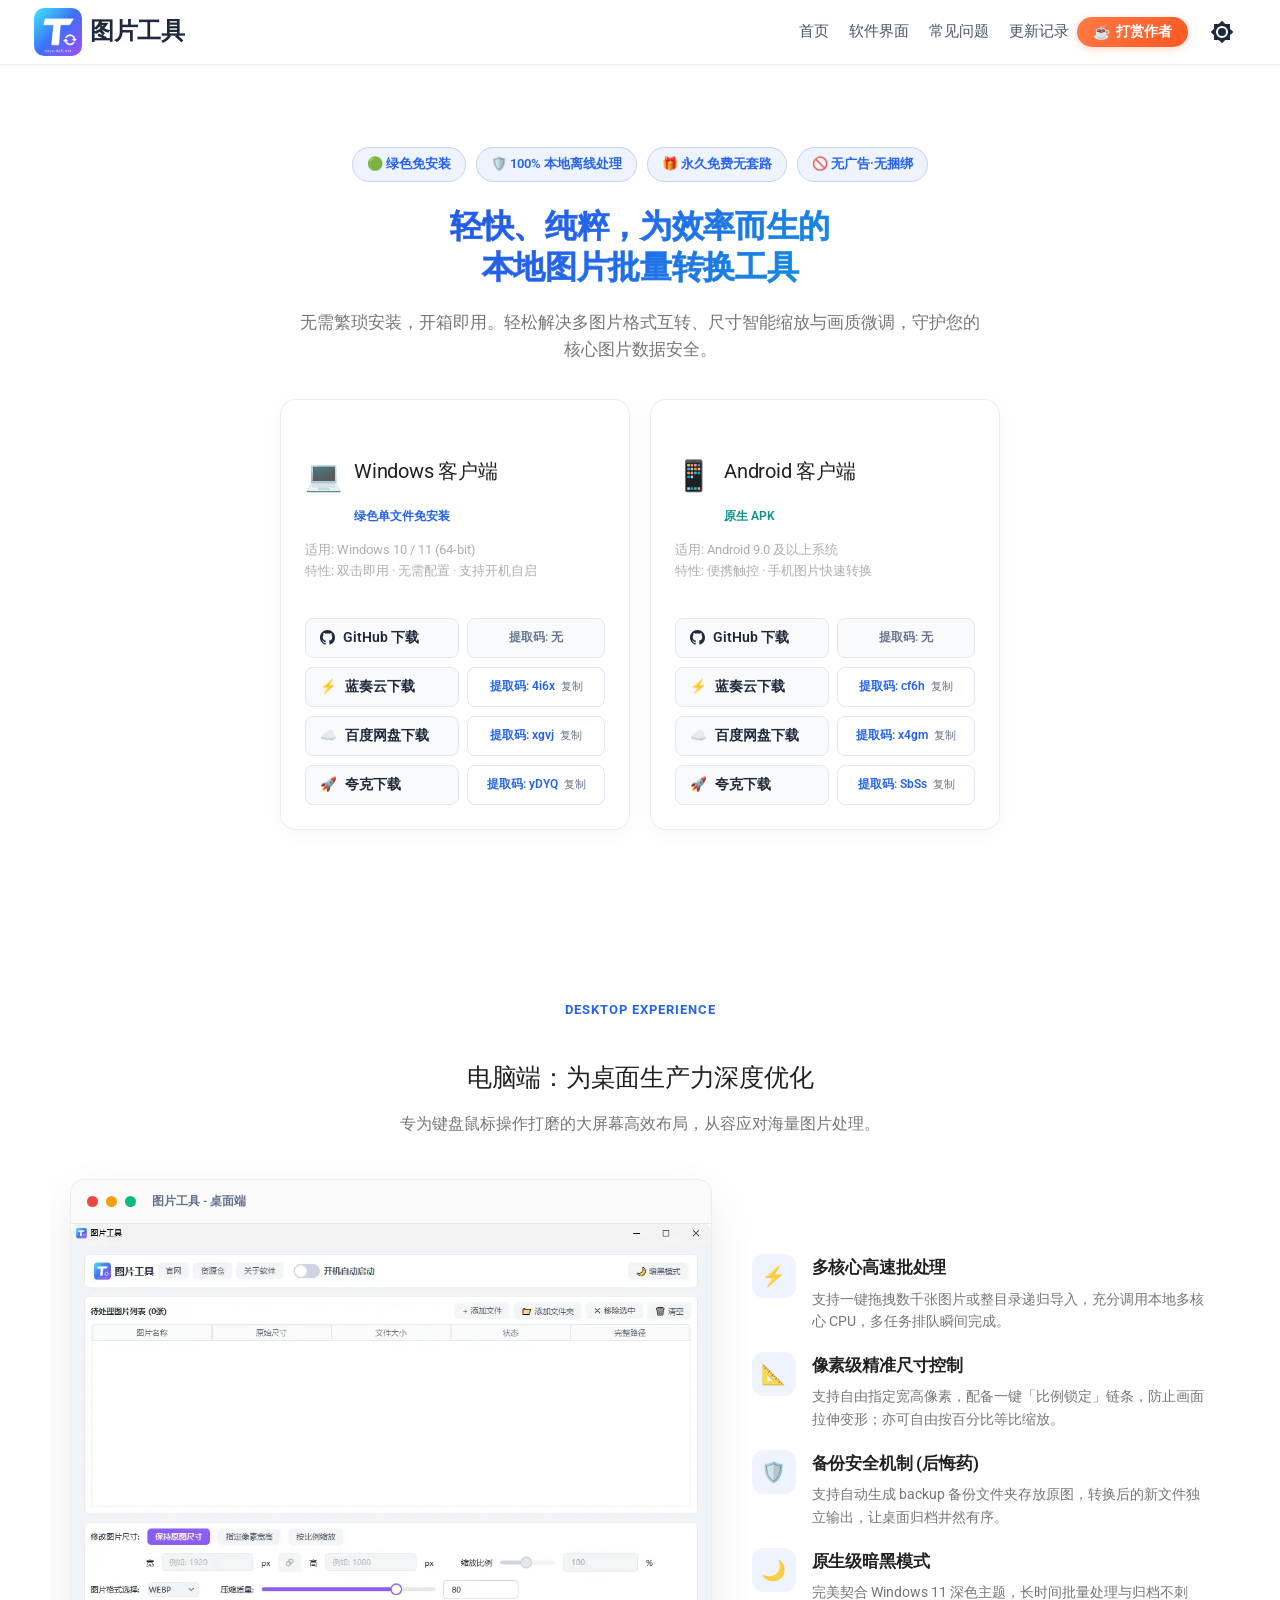
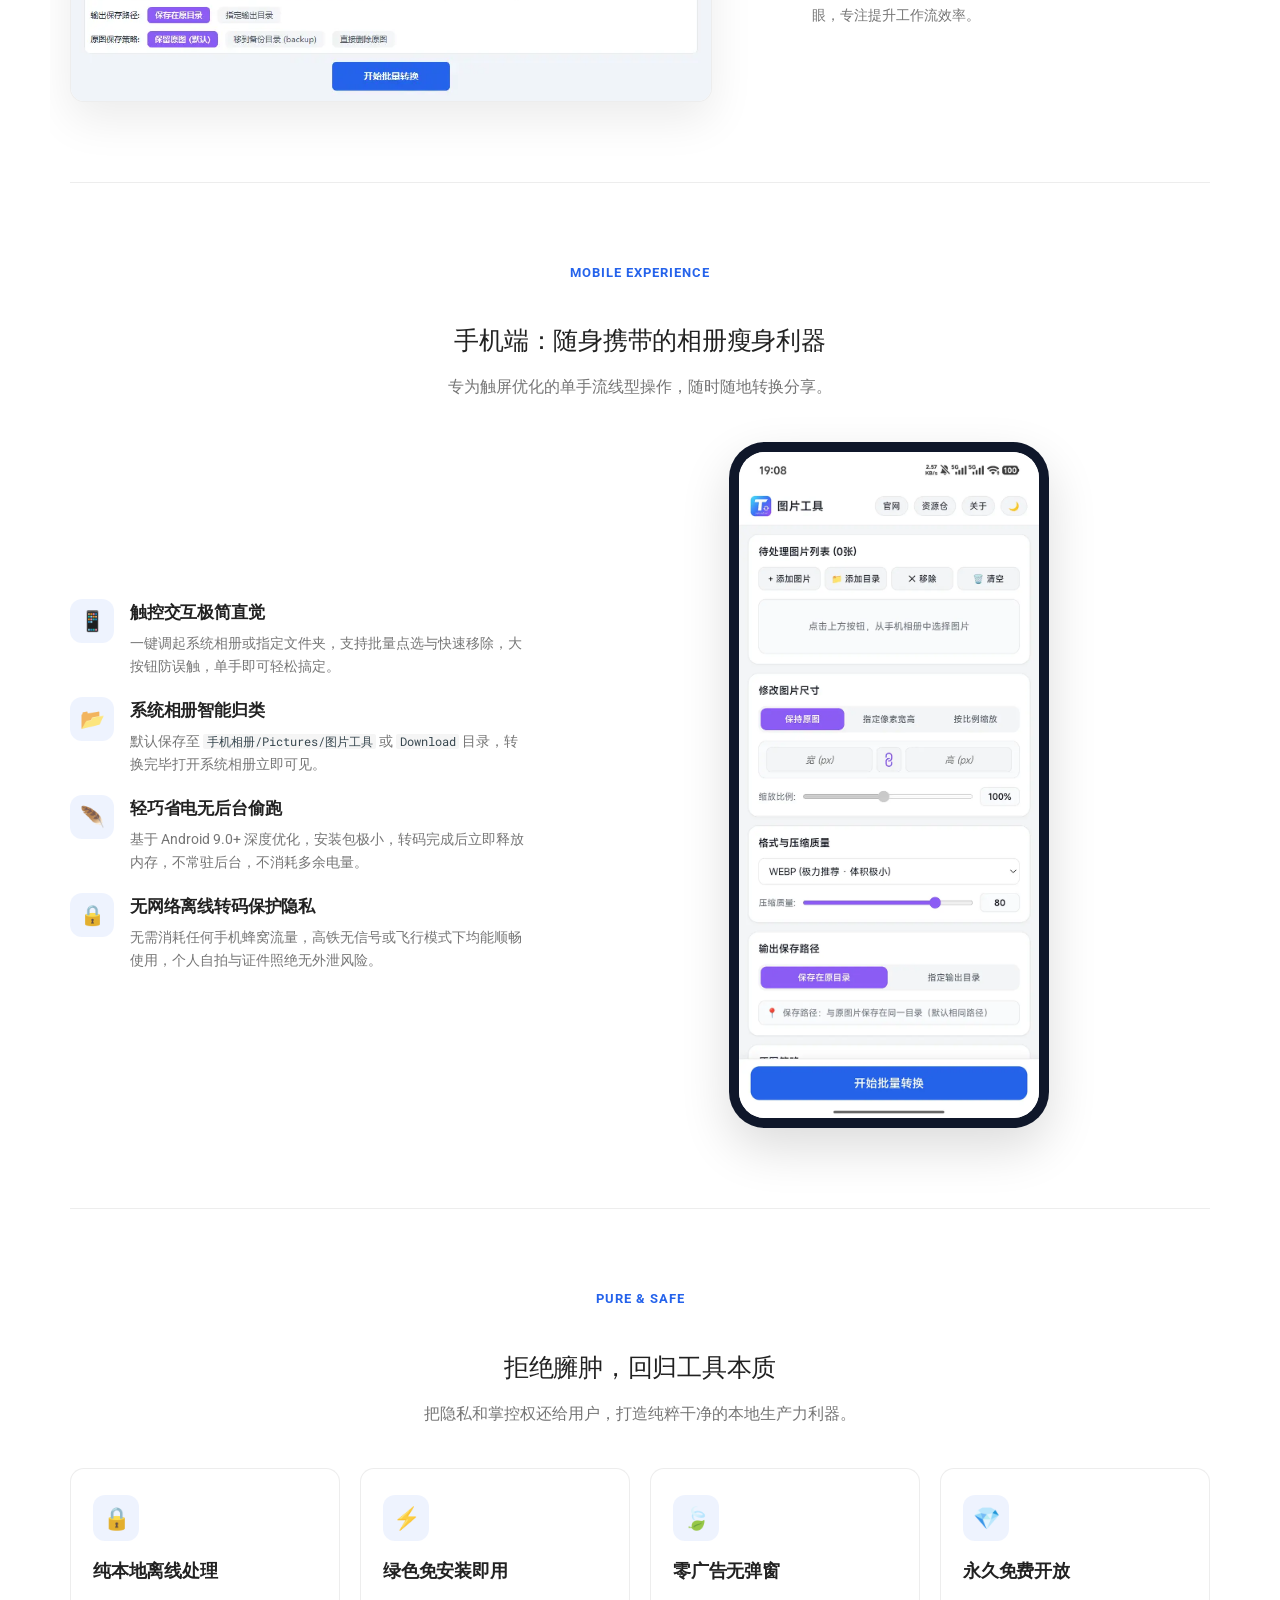
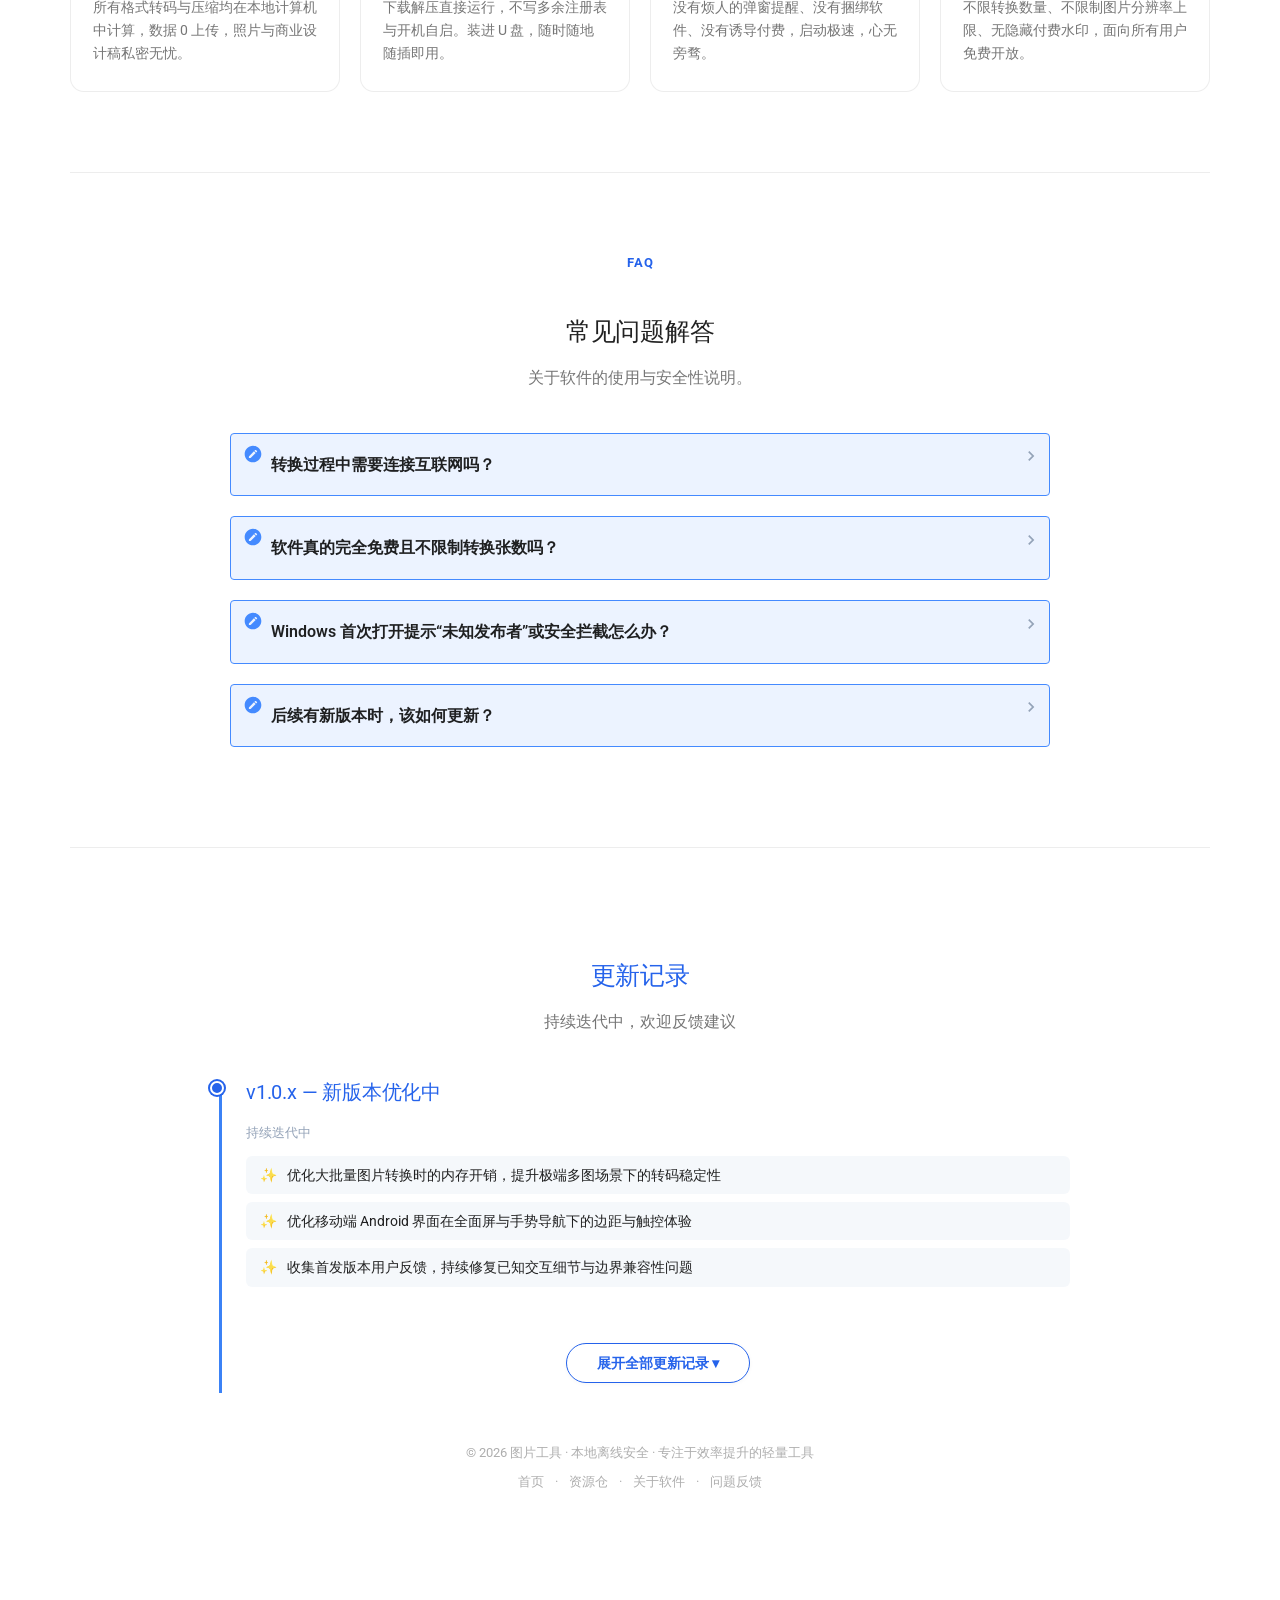
<file: index.html>
<!doctype html>
<html lang="zh" class="no-js">
  <head>
    
      <meta charset="utf-8">
      <meta name="viewport" content="width=device-width,initial-scale=1">
      
      
      
        <link rel="canonical" href="https://imgto.de5.net/">
      
      
      
      
        
      
      
      <link rel="icon" href="assets/001.webp">
      <meta name="generator" content="mkdocs-1.6.1, mkdocs-material-9.7.7">
    
    
      
        <title>首页 - 图片工具</title>
      
    
    
      <link rel="stylesheet" href="assets/stylesheets/main.ec1eaa64.min.css">
      
        
        <link rel="stylesheet" href="assets/stylesheets/palette.ab4e12ef.min.css">
      
      


    
    
      
    
    
      
        
        
        <link rel="preconnect" href="https://fonts.gstatic.com" crossorigin>
        <link rel="stylesheet" href="https://fonts.googleapis.com/css?family=Roboto:300,300i,400,400i,700,700i%7CRoboto+Mono:400,400i,700,700i&display=fallback">
        <style>:root{--md-text-font:"Roboto";--md-code-font:"Roboto Mono"}</style>
      
    
    
      <link rel="stylesheet" href="stylesheets/extra.css">
    
    <script>__md_scope=new URL(".",location),__md_hash=e=>[...e].reduce(((e,_)=>(e<<5)-e+_.charCodeAt(0)),0),__md_get=(e,_=localStorage,t=__md_scope)=>JSON.parse(_.getItem(t.pathname+"."+e)),__md_set=(e,_,t=localStorage,a=__md_scope)=>{try{t.setItem(a.pathname+"."+e,JSON.stringify(_))}catch(e){}}</script>
    
      

    
    
  </head>
  
  
    
    
      
    
    
    
    
    <body dir="ltr" data-md-color-scheme="default" data-md-color-primary="white" data-md-color-accent="indigo">
  
    
    <input class="md-toggle" data-md-toggle="drawer" type="checkbox" id="__drawer" autocomplete="off">
    <input class="md-toggle" data-md-toggle="search" type="checkbox" id="__search" autocomplete="off">
    <label class="md-overlay" for="__drawer"></label>
    <div data-md-component="skip">
      
    </div>
    <div data-md-component="announce">
      
    </div>
    
    
      

  

<header class="md-header md-header--shadow" data-md-component="header">
  <nav class="md-header__inner md-grid" aria-label="页眉">
    <a href="." title="图片工具" class="md-header__button md-logo" aria-label="图片工具" data-md-component="logo">
      
  <img src="assets/001.webp" alt="logo">

    </a>
    <label class="md-header__button md-icon" for="__drawer">
      
      <svg xmlns="http://www.w3.org/2000/svg" viewBox="0 0 24 24"><path d="M3 6h18v2H3zm0 5h18v2H3zm0 5h18v2H3z"/></svg>
    </label>
    <div class="md-header__title" data-md-component="header-title">
      <div class="md-header__ellipsis">
        <div class="md-header__topic">
          <span class="md-ellipsis">
            图片工具
          </span>
        </div>
        <div class="md-header__topic" data-md-component="header-topic">
          <span class="md-ellipsis">
            
              首页
            
          </span>
        </div>
      </div>
    </div>
    
      
        <form class="md-header__option" data-md-component="palette">
  
    
    
    
    <input class="md-option" data-md-color-media="(prefers-color-scheme: light)" data-md-color-scheme="default" data-md-color-primary="white" data-md-color-accent="indigo"  aria-label="切换至暗色模式"  type="radio" name="__palette" id="__palette_0">
    
      <label class="md-header__button md-icon" title="切换至暗色模式" for="__palette_1" hidden>
        <svg xmlns="http://www.w3.org/2000/svg" viewBox="0 0 24 24"><path d="M12 8a4 4 0 0 0-4 4 4 4 0 0 0 4 4 4 4 0 0 0 4-4 4 4 0 0 0-4-4m0 10a6 6 0 0 1-6-6 6 6 0 0 1 6-6 6 6 0 0 1 6 6 6 6 0 0 1-6 6m8-9.31V4h-4.69L12 .69 8.69 4H4v4.69L.69 12 4 15.31V20h4.69L12 23.31 15.31 20H20v-4.69L23.31 12z"/></svg>
      </label>
    
  
    
    
    
    <input class="md-option" data-md-color-media="(prefers-color-scheme: dark)" data-md-color-scheme="slate" data-md-color-primary="slate" data-md-color-accent="indigo"  aria-label="切换至浅色模式"  type="radio" name="__palette" id="__palette_1">
    
      <label class="md-header__button md-icon" title="切换至浅色模式" for="__palette_0" hidden>
        <svg xmlns="http://www.w3.org/2000/svg" viewBox="0 0 24 24"><path d="M12 18c-.89 0-1.74-.2-2.5-.55C11.56 16.5 13 14.42 13 12s-1.44-4.5-3.5-5.45C10.26 6.2 11.11 6 12 6a6 6 0 0 1 6 6 6 6 0 0 1-6 6m8-9.31V4h-4.69L12 .69 8.69 4H4v4.69L.69 12 4 15.31V20h4.69L12 23.31 15.31 20H20v-4.69L23.31 12z"/></svg>
      </label>
    
  
</form>
      
    
    
      <script>var palette=__md_get("__palette");if(palette&&palette.color){if("(prefers-color-scheme)"===palette.color.media){var media=matchMedia("(prefers-color-scheme: light)"),input=document.querySelector(media.matches?"[data-md-color-media='(prefers-color-scheme: light)']":"[data-md-color-media='(prefers-color-scheme: dark)']");palette.color.media=input.getAttribute("data-md-color-media"),palette.color.scheme=input.getAttribute("data-md-color-scheme"),palette.color.primary=input.getAttribute("data-md-color-primary"),palette.color.accent=input.getAttribute("data-md-color-accent")}for(var[key,value]of Object.entries(palette.color))document.body.setAttribute("data-md-color-"+key,value)}</script>
    
    
    
      
      
        <label class="md-header__button md-icon" for="__search">
          
          <svg xmlns="http://www.w3.org/2000/svg" viewBox="0 0 24 24"><path d="M9.5 3A6.5 6.5 0 0 1 16 9.5c0 1.61-.59 3.09-1.56 4.23l.27.27h.79l5 5-1.5 1.5-5-5v-.79l-.27-.27A6.52 6.52 0 0 1 9.5 16 6.5 6.5 0 0 1 3 9.5 6.5 6.5 0 0 1 9.5 3m0 2C7 5 5 7 5 9.5S7 14 9.5 14 14 12 14 9.5 12 5 9.5 5"/></svg>
        </label>
        <div class="md-search" data-md-component="search" role="dialog">
  <label class="md-search__overlay" for="__search"></label>
  <div class="md-search__inner" role="search">
    <form class="md-search__form" name="search">
      <input type="text" class="md-search__input" name="query" aria-label="搜索" placeholder="搜索" autocapitalize="off" autocorrect="off" autocomplete="off" spellcheck="false" data-md-component="search-query" required>
      <label class="md-search__icon md-icon" for="__search">
        
        <svg xmlns="http://www.w3.org/2000/svg" viewBox="0 0 24 24"><path d="M9.5 3A6.5 6.5 0 0 1 16 9.5c0 1.61-.59 3.09-1.56 4.23l.27.27h.79l5 5-1.5 1.5-5-5v-.79l-.27-.27A6.52 6.52 0 0 1 9.5 16 6.5 6.5 0 0 1 3 9.5 6.5 6.5 0 0 1 9.5 3m0 2C7 5 5 7 5 9.5S7 14 9.5 14 14 12 14 9.5 12 5 9.5 5"/></svg>
        
        <svg xmlns="http://www.w3.org/2000/svg" viewBox="0 0 24 24"><path d="M20 11v2H8l5.5 5.5-1.42 1.42L4.16 12l7.92-7.92L13.5 5.5 8 11z"/></svg>
      </label>
      <nav class="md-search__options" aria-label="查找">
        
        <button type="reset" class="md-search__icon md-icon" title="清空当前内容" aria-label="清空当前内容" tabindex="-1">
          
          <svg xmlns="http://www.w3.org/2000/svg" viewBox="0 0 24 24"><path d="M19 6.41 17.59 5 12 10.59 6.41 5 5 6.41 10.59 12 5 17.59 6.41 19 12 13.41 17.59 19 19 17.59 13.41 12z"/></svg>
        </button>
      </nav>
      
    </form>
    <div class="md-search__output">
      <div class="md-search__scrollwrap" tabindex="0" data-md-scrollfix>
        <div class="md-search-result" data-md-component="search-result">
          <div class="md-search-result__meta">
            正在初始化搜索引擎
          </div>
          <ol class="md-search-result__list" role="presentation"></ol>
        </div>
      </div>
    </div>
  </div>
</div>
      
    
    
  </nav>
  
</header>
    
    <div class="md-container" data-md-component="container">
      
      
        
          
        
      
      <main class="md-main" data-md-component="main">
        <div class="md-main__inner md-grid">
          
            
              
                
              
              <div class="md-sidebar md-sidebar--primary" data-md-component="sidebar" data-md-type="navigation" hidden>
                <div class="md-sidebar__scrollwrap">
                  <div class="md-sidebar__inner">
                    



<nav class="md-nav md-nav--primary" aria-label="导航栏" data-md-level="0">
  <label class="md-nav__title" for="__drawer">
    <a href="." title="图片工具" class="md-nav__button md-logo" aria-label="图片工具" data-md-component="logo">
      
  <img src="assets/001.webp" alt="logo">

    </a>
    图片工具
  </label>
  
  <ul class="md-nav__list" data-md-scrollfix>
    
      
      
  
  
    
  
  
  
    <li class="md-nav__item md-nav__item--active">
      
      <input class="md-nav__toggle md-toggle" type="checkbox" id="__toc">
      
      
      
      <a href="." class="md-nav__link md-nav__link--active">
        
  
  
  <span class="md-ellipsis">
    
  
    首页
  

    
  </span>
  
  

      </a>
      
    </li>
  

    
  </ul>
</nav>
                  </div>
                </div>
              </div>
            
            
              
                
              
              <div class="md-sidebar md-sidebar--secondary" data-md-component="sidebar" data-md-type="toc" hidden>
                <div class="md-sidebar__scrollwrap">
                  <div class="md-sidebar__inner">
                    

<nav class="md-nav md-nav--secondary" aria-label="目录">
  
  
  
  
</nav>
                  </div>
                </div>
              </div>
            
          
          
            <div class="md-content" data-md-component="content">
              
              <article class="md-content__inner md-typeset">
                
                  
  




<div class="landing-wrap">

  <!-- ================= 第 1 屏：Hero 首屏 (锚点: #hero) ================= -->
  <section class="hero-screen" id="hero">
    <div class="badge-group">
      <span class="badge-item">🟢 绿色免安装</span>
      <span class="badge-item">🛡️ 100% 本地离线处理</span>
      <span class="badge-item">🎁 永久免费无套路</span>
      <span class="badge-item">🚫 无广告·无捆绑</span>
    </div>

    <!-- 超粗饱满渐变主标题 -->
    <h1 class="hero-title">轻快、纯粹，为效率而生的<br>本地图片批量转换工具</h1>
    <p class="hero-desc">无需繁琐安装，开箱即用。轻松解决多图片格式互转、尺寸智能缩放与画质微调，守护您的核心图片数据安全。</p>

    <!-- 双端直接下载入口卡片 (统一外框样式 + 完整提取码格式) -->
    <div class="download-grid">
      <!-- Windows 下载卡片 -->
      <div class="dl-card">
        <div>
          <div class="dl-card-header">
            <span class="dl-icon">💻</span>
            <div>
              <h3 class="dl-card-title">Windows 客户端</h3>
              <span class="dl-tag-blue">绿色单文件免安装</span>
            </div>
          </div>
          <div class="dl-card-meta">
            适用: Windows 10 / 11 (64-bit)<br>
            特性: 双击即用 · 无需配置 · 支持开机自启
          </div>
        </div>

        <div class="dl-btn-group">
          <!-- 1. GitHub -->
          <div class="dl-item">
            <a href="https://github.com/lovefruitmr64-tech/Imagetool/releases/tag/v1.0.0" target="_blank" rel="noopener noreferrer" class="dl-link-btn">
              <span class="btn-brand">
                <svg width="15" height="15" viewBox="0 0 24 24" fill="currentColor"><path d="M12 0C5.37 0 0 5.37 0 12c0 5.31 3.435 9.795 8.205 11.385.6.105.825-.255.825-.57 0-.285-.015-1.23-.015-2.235-3.015.555-3.795-.735-4.035-1.41-.135-.345-.72-1.41-1.23-1.695-.42-.225-1.02-.78-.015-.795.945-.015 1.62.87 1.845 1.23 1.08 1.815 2.805 1.305 3.495.99.105-.78.42-1.305.765-1.605-2.67-.3-5.46-1.335-5.46-5.925 0-1.305.465-2.385 1.23-3.225-.12-.3-.54-1.53.12-3.18 0 0 1.005-.315 3.3 1.23.96-.27 1.98-.405 3-.405s2.04.135 3 .405c2.295-1.56 3.3-1.23 3.3-1.23.66 1.65.24 2.88.12 3.18.765.84 1.23 1.905 1.23 3.225 0 4.605-2.805 5.625-5.475 5.925.435.375.81 1.095.81 2.22 0 1.605-.015 2.895-.015 3.3 0 .315.225.69.825.57A12.02 12.02 0 0 0 24 12c0-6.63-5.37-12-12-12z"/></svg>
                GitHub 下载
              </span>
            </a>
            <span class="copy-code-btn none">提取码: 无</span>
          </div>

          <!-- 2. 蓝奏云下载 -->
          <div class="dl-item">
            <a href="https://wwanp.lanzoul.com/iFYOP49wgiwh" target="_blank" rel="noopener noreferrer" class="dl-link-btn">
              <span class="btn-brand">
                <span>⚡</span>
                蓝奏云下载
              </span>
            </a>
            <button type="button" class="copy-code-btn" onclick="copyExtractionCode('4i6x', this)" title="点击复制提取码">
              提取码: 4i6x <span class="copy-txt">复制</span>
            </button>
          </div>

          <!-- 3. 百度网盘下载 -->
          <div class="dl-item">
            <a href="https://pan.baidu.com/s/10u_N3mAEWh74nyiq9S-xyQ" target="_blank" rel="noopener noreferrer" class="dl-link-btn">
              <span class="btn-brand">
                <span>☁️</span>
                百度网盘下载
              </span>
            </a>
            <button type="button" class="copy-code-btn" onclick="copyExtractionCode('xgvj', this)" title="点击复制提取码">
              提取码: xgvj <span class="copy-txt">复制</span>
            </button>
          </div>

          <!-- 4. 夸克下载 -->
          <div class="dl-item">
            <a href="https://pan.quark.cn/s/1f35694f461a" target="_blank" rel="noopener noreferrer" class="dl-link-btn">
              <span class="btn-brand">
                <span>🚀</span>
                夸克下载
              </span>
            </a>
            <button type="button" class="copy-code-btn" onclick="copyExtractionCode('yDYQ', this)" title="点击复制提取码">
              提取码: yDYQ <span class="copy-txt">复制</span>
            </button>
          </div>
        </div>
      </div>

      <!-- Android 下载卡片 -->
      <div class="dl-card">
        <div>
          <div class="dl-card-header">
            <span class="dl-icon">📱</span>
            <div>
              <h3 class="dl-card-title">Android 客户端</h3>
              <span class="dl-tag-green">原生 APK</span>
            </div>
          </div>
          <div class="dl-card-meta">
            适用: Android 9.0 及以上系统<br>
            特性: 便携触控 · 手机图片快速转换
          </div>
        </div>

        <div class="dl-btn-group">
          <!-- 1. GitHub -->
          <div class="dl-item">
            <a href="https://github.com/lovefruitmr64-tech/Imagetool/releases/tag/v1.0.0" target="_blank" rel="noopener noreferrer" class="dl-link-btn">
              <span class="btn-brand">
                <svg width="15" height="15" viewBox="0 0 24 24" fill="currentColor"><path d="M12 0C5.37 0 0 5.37 0 12c0 5.31 3.435 9.795 8.205 11.385.6.105.825-.255.825-.57 0-.285-.015-1.23-.015-2.235-3.015.555-3.795-.735-4.035-1.41-.135-.345-.72-1.41-1.23-1.695-.42-.225-1.02-.78-.015-.795.945-.015 1.62.87 1.845 1.23 1.08 1.815 2.805 1.305 3.495.99.105-.78.42-1.305.765-1.605-2.67-.3-5.46-1.335-5.46-5.925 0-1.305.465-2.385 1.23-3.225-.12-.3-.54-1.53.12-3.18 0 0 1.005-.315 3.3 1.23.96-.27 1.98-.405 3-.405s2.04.135 3 .405c2.295-1.56 3.3-1.23 3.3-1.23.66 1.65.24 2.88.12 3.18.765.84 1.23 1.905 1.23 3.225 0 4.605-2.805 5.625-5.475 5.925.435.375.81 1.095.81 2.22 0 1.605-.015 2.895-.015 3.3 0 .315.225.69.825.57A12.02 12.02 0 0 0 24 12c0-6.63-5.37-12-12-12z"/></svg>
                GitHub 下载
              </span>
            </a>
            <span class="copy-code-btn none">提取码: 无</span>
          </div>

          <!-- 2. 蓝奏云下载 -->
          <div class="dl-item">
            <a href="https://wwanp.lanzoul.com/igeKO49wgjab" target="_blank" rel="noopener noreferrer" class="dl-link-btn">
              <span class="btn-brand">
                <span>⚡</span>
                蓝奏云下载
              </span>
            </a>
            <button type="button" class="copy-code-btn" onclick="copyExtractionCode('cf6h', this)" title="点击复制提取码">
              提取码: cf6h <span class="copy-txt">复制</span>
            </button>
          </div>

          <!-- 3. 百度网盘下载 -->
          <div class="dl-item">
            <a href="https://pan.baidu.com/s/1Jj0NjTpjZxuCYlrasrRZow" target="_blank" rel="noopener noreferrer" class="dl-link-btn">
              <span class="btn-brand">
                <span>☁️</span>
                百度网盘下载
              </span>
            </a>
            <button type="button" class="copy-code-btn" onclick="copyExtractionCode('x4gm', this)" title="点击复制提取码">
              提取码: x4gm <span class="copy-txt">复制</span>
            </button>
          </div>

          <!-- 4. 夸克下载 -->
          <div class="dl-item">
            <a href="https://pan.quark.cn/s/bdb4fa3efbfc" target="_blank" rel="noopener noreferrer" class="dl-link-btn">
              <span class="btn-brand">
                <span>🚀</span>
                夸克下载
              </span>
            </a>
            <button type="button" class="copy-code-btn" onclick="copyExtractionCode('SbSs', this)" title="点击复制提取码">
              提取码: SbSs <span class="copy-txt">复制</span>
            </button>
          </div>
        </div>
      </div>
    </div>
  </section>


  <!-- ================= 第 2 屏：电脑端专屏展示 (锚点: #preview) ================= -->
  <section class="section-block" id="preview">
    <div class="section-header">
      <div class="section-tag">Desktop Experience</div>
      <h2 class="section-title">电脑端：为桌面生产力深度优化</h2>
      <p class="section-subtitle">专为键盘鼠标操作打磨的大屏幕高效布局，从容应对海量图片处理。</p>
    </div>

    <div class="device-showcase-grid">
      <!-- 电脑端窗口展示 (assets/002.webp) -->
      <div class="pc-window-box">
        <div class="pc-window-header">
          <span class="w-dot w-dot-red"></span>
          <span class="w-dot w-dot-yellow"></span>
          <span class="w-dot w-dot-green"></span>
          <span style="font-size:12px; font-weight:600; color:#64748b; margin-left:8px;">图片工具 - 桌面端</span>
        </div>
        <img class="pc-window-img" src="assets/002.webp" alt="图片工具 Windows 电脑端界面预览" onerror="this.onerror=null; this.src='https://via.placeholder.com/900x560?text=PC+Preview+(assets/002.webp)';">
      </div>

      <!-- 电脑端重点介绍 -->
      <div class="device-feature-list">
        <div class="device-feature-item">
          <div class="device-feature-icon">⚡</div>
          <div class="device-feature-text">
            <h4>多核心高速批处理</h4>
            <p>支持一键拖拽数千张图片或整目录递归导入，充分调用本地多核心 CPU，多任务排队瞬间完成。</p>
          </div>
        </div>

        <div class="device-feature-item">
          <div class="device-feature-icon">📐</div>
          <div class="device-feature-text">
            <h4>像素级精准尺寸控制</h4>
            <p>支持自由指定宽高像素，配备一键「比例锁定」链条，防止画面拉伸变形；亦可自由按百分比等比缩放。</p>
          </div>
        </div>

        <div class="device-feature-item">
          <div class="device-feature-icon">🛡️</div>
          <div class="device-feature-text">
            <h4>备份安全机制 (后悔药)</h4>
            <p>支持自动生成 backup 备份文件夹存放原图，转换后的新文件独立输出，让桌面归档井然有序。</p>
          </div>
        </div>

        <div class="device-feature-item">
          <div class="device-feature-icon">🌙</div>
          <div class="device-feature-text">
            <h4>原生级暗黑模式</h4>
            <p>完美契合 Windows 11 深色主题，长时间批量处理与归档不刺眼，专注提升工作流效率。</p>
          </div>
        </div>
      </div>
    </div>
  </section>


  <!-- ================= 第 3 屏：手机端专屏展示 ================= -->
  <section class="section-block">
    <div class="section-header">
      <div class="section-tag">Mobile Experience</div>
      <h2 class="section-title">手机端：随身携带的相册瘦身利器</h2>
      <p class="section-subtitle">专为触屏优化的单手流线型操作，随时随地转换分享。</p>
    </div>

    <div class="device-showcase-grid reverse">
      <!-- 手机端重点介绍 -->
      <div class="device-feature-list">
        <div class="device-feature-item">
          <div class="device-feature-icon">📱</div>
          <div class="device-feature-text">
            <h4>触控交互极简直觉</h4>
            <p>一键调起系统相册或指定文件夹，支持批量点选与快速移除，大按钮防误触，单手即可轻松搞定。</p>
          </div>
        </div>

        <div class="device-feature-item">
          <div class="device-feature-icon">📂</div>
          <div class="device-feature-text">
            <h4>系统相册智能归类</h4>
            <p>默认保存至 <code>手机相册/Pictures/图片工具</code> 或 <code>Download</code> 目录，转换完毕打开系统相册立即可见。</p>
          </div>
        </div>

        <div class="device-feature-item">
          <div class="device-feature-icon">🪶</div>
          <div class="device-feature-text">
            <h4>轻巧省电无后台偷跑</h4>
            <p>基于 Android 9.0+ 深度优化，安装包极小，转码完成后立即释放内存，不常驻后台，不消耗多余电量。</p>
          </div>
        </div>

        <div class="device-feature-item">
          <div class="device-feature-icon">🔒</div>
          <div class="device-feature-text">
            <h4>无网络离线转码保护隐私</h4>
            <p>无需消耗任何手机蜂窝流量，高铁无信号或飞行模式下均能顺畅使用，个人自拍与证件照绝无外泄风险。</p>
          </div>
        </div>
      </div>

      <!-- 手机端界面展示 (assets/003.webp) -->
      <div class="phone-mockup-wrap">
        <div class="phone-mockup">
          <div class="phone-screen">
            <img class="phone-img" src="assets/003.webp" alt="图片工具 Android 手机端界面预览" onerror="this.onerror=null; this.src='https://via.placeholder.com/380x680?text=Android+Preview+(assets/003.webp)';">
          </div>
        </div>
      </div>
    </div>
  </section>


  <!-- ================= 第 4 屏：安全与纯粹理念 ================= -->
  <section class="section-block">
    <div class="section-header">
      <div class="section-tag">Pure & Safe</div>
      <h2 class="section-title">拒绝臃肿，回归工具本质</h2>
      <p class="section-subtitle">把隐私和掌控权还给用户，打造纯粹干净的本地生产力利器。</p>
    </div>

    <div class="card-grid-4">
      <div class="feature-box">
        <div class="feature-icon-badge">🔒</div>
        <h4>纯本地离线处理</h4>
        <p>所有格式转码与压缩均在本地计算机中计算，数据 0 上传，照片与商业设计稿私密无忧。</p>
      </div>

      <div class="feature-box">
        <div class="feature-icon-badge">⚡</div>
        <h4>绿色免安装即用</h4>
        <p>下载解压直接运行，不写多余注册表与开机自启。装进 U 盘，随时随地随插即用。</p>
      </div>

      <div class="feature-box">
        <div class="feature-icon-badge">🍃</div>
        <h4>零广告无弹窗</h4>
        <p>没有烦人的弹窗提醒、没有捆绑软件、没有诱导付费，启动极速，心无旁骛。</p>
      </div>

      <div class="feature-box">
        <div class="feature-icon-badge">💎</div>
        <h4>永久免费开放</h4>
        <p>不限转换数量、不限制图片分辨率上限、无隐藏付费水印，面向所有用户免费开放。</p>
      </div>
    </div>
  </section>


  <!-- ================= 第 5 屏：常见问题 FAQ (锚点: #faq) ================= -->
  <section class="section-block" id="faq">
    <div class="section-header">
      <div class="section-tag">FAQ</div>
      <h2 class="section-title">常见问题解答</h2>
      <p class="section-subtitle">关于软件的使用与安全性说明。</p>
    </div>

    <div class="faq-wrap">
      <details class="faq-item">
        <summary>转换过程中需要连接互联网吗？</summary>
        <div class="faq-answer">完全不需要。软件的所有核心转码与尺寸缩放库均封装在本地程序内，拔掉网线或离线状态下同样可以满速运行。</div>
      </details>

      <details class="faq-item">
        <summary>软件真的完全免费且不限制转换张数吗？</summary>
        <div class="faq-answer">是的。无论是 1 张、100 张还是上千张图片，均可一次性加入队列批量完成，无隐藏付费，无数量门槛。</div>
      </details>

      <details class="faq-item">
        <summary>Windows 首次打开提示“未知发布者”或安全拦截怎么办？</summary>
        <div class="faq-answer">由于个人开发的绿色便携软件未采购昂贵的企业签名证书，Windows SmartScreen 可能会产生常规拦截提示。点击「更多信息」并选择「仍要运行」即可正常开启，软件保证无任何后门与病毒行为。</div>
      </details>

      <details class="faq-item">
        <summary>后续有新版本时，该如何更新？</summary>
        <div class="faq-answer">软件为绿色便携版本，未来发布新版本只需在本页面下载最新的绿色包，解压覆盖旧文件即可完成更新。</div>
      </details>
    </div>
  </section>


  <!-- ================= 第 6 屏：更新记录时间线 (锚点: #changelog) ================= -->
  <section class="changelog-section" id="changelog">
    <div class="section-header">
      <h2 class="section-title" style="color: #2563eb;">更新记录</h2>
      <p class="section-subtitle">持续迭代中，欢迎反馈建议</p>
    </div>

    <div class="changelog-timeline">

      <!-- 节点 1: 最新版本 (默认可见) -->
      <div class="timeline-item">
        <div class="timeline-node"></div>
        <div class="timeline-header">
          <h3 class="timeline-version-title">v1.0.x — 新版本优化中</h3>
          <div class="timeline-date">持续迭代中</div>
        </div>
        <div class="timeline-content-list">
          <div class="timeline-entry">
            <span class="entry-icon">✨</span>
            <div>优化大批量图片转换时的内存开销，提升极端多图场景下的转码稳定性</div>
          </div>
          <div class="timeline-entry">
            <span class="entry-icon">✨</span>
            <div>优化移动端 Android 界面在全面屏与手势导航下的边距与触控体验</div>
          </div>
          <div class="timeline-entry">
            <span class="entry-icon">✨</span>
            <div>收集首发版本用户反馈，持续修复已知交互细节与边界兼容性问题</div>
          </div>
        </div>
      </div>

      <!-- 纯净折叠器：历史版本收纳 (无多余背景框) -->
      <details class="timeline-details">
        <div class="timeline-history-items">
          <div class="timeline-item">
            <div class="timeline-node"></div>
            <div class="timeline-header">
              <h3 class="timeline-version-title">v1.0.0 — 图片转换工具诞生</h3>
              <div class="timeline-date">首发正式版</div>
            </div>
            <div class="timeline-content-list">
              <div class="timeline-entry">
                <span class="entry-icon">🛡️</span>
                <div>纯本地离线处理：所有转码均在本地硬件执行，数据 0 上传，彻底保护个人与商业图像隐私</div>
              </div>
              <div class="timeline-entry">
                <span class="entry-icon">✨</span>
                <div>绿色便携无广告：单文件即下即用，不写入无关注册表，零弹窗、零诱导推广</div>
              </div>
              <div class="timeline-entry">
                <span class="entry-icon">✨</span>
                <div>主流多格式互转：深度支持 WebP、PNG、JPG/JPEG 等现代主流格式双向高速转码</div>
              </div>
              <div class="timeline-entry">
                <span class="entry-icon">✨</span>
                <div>图片质量自由选择：提供 1~100 无级质量滑块调节，精准平衡图像体积与清晰度</div>
              </div>
              <div class="timeline-entry">
                <span class="entry-icon">✨</span>
                <div>3 大尺寸重塑模式：支持保持原图尺寸、指定像素宽高（配备比例锁定）及百分比自由缩放</div>
              </div>
              <div class="timeline-entry">
                <span class="entry-icon">✨</span>
                <div>输出路径与原图策略：支持保存至原目录或指定目录；原图支持保留、自动移至 backup 备份或直接清理</div>
              </div>
              <div class="timeline-entry">
                <span class="entry-icon">✨</span>
                <div>现代极简界面：扁平无多余层级设计，内置一键「暗黑模式」，夜间批量处理护眼更舒适</div>
              </div>
              <div class="timeline-entry">
                <span class="entry-icon">✨</span>
                <div>双端首发覆盖：同步发布 Windows 10/11 (64-bit) 桌面版 与 Android 9.0+ 移动版</div>
              </div>
            </div>
          </div>
        </div>

        <summary>
          <span class="timeline-pill-btn">
            <span class="btn-text-open">展开全部更新记录 ▾</span>
            <span class="btn-text-close">收起历史更新记录 ▴</span>
          </span>
        </summary>
      </details>

    </div>

    <!-- 底部友链与版权 -->
    <div class="custom-footer">
      <div>© 2026 图片工具 · 本地离线安全 · 专注于效率提升的轻量工具</div>
      <div style="margin-top: 8px;">
        <a href="#" target="_blank">首页</a> ·
        <a href="https://kzyc.de5.net/" target="_blank">资源仓</a> ·
        <a href="https://imgto.de5.net/" target="_blank">关于软件</a> ·
        <a href="feedback/" target="_blank">问题反馈</a>
      </div>
    </div>
  </section>

</div>

<!-- 顶栏双增强脚本：挂载导航锚点 + 挂载打赏作者按钮 + 标题文本锁定 -->
<script>
(function() {
  function enhanceHeader() {
    // 1. 强制将顶栏所有标题文本锁定为“图片工具”
    document.querySelectorAll(".md-header__topic span").forEach(function(el) {
      if (el.textContent.trim() === "Home") {
        el.textContent = "图片工具";
      }
    });

    // 2. 在“图片工具”后面挂载导航锚点链接
    var titleContainer = document.querySelector(".md-header__title");
    if (titleContainer && !document.querySelector(".custom-nav-links")) {
      var nav = document.createElement("nav");
      nav.className = "custom-nav-links";
      nav.innerHTML = `
        <a href="#hero" class="custom-nav-item">首页</a>
        <a href="#preview" class="custom-nav-item">软件界面</a>
        <a href="#faq" class="custom-nav-item">常见问题</a>
        <a href="#changelog" class="custom-nav-item">更新记录</a>
      `;
      titleContainer.appendChild(nav);
    }

    // 3. 在明暗切换图标前面挂载「打赏作者」橙色胶囊按钮
    var paletteOption = document.querySelector('[data-md-component="palette"]') || document.querySelector('.md-header__option');
    if (paletteOption && !document.querySelector(".donate-btn-header")) {
      var donateBtn = document.createElement("a");
      donateBtn.href = "https://imgto.de5.net/donate/";
      donateBtn.target = "_blank";
      donateBtn.rel = "noopener noreferrer";
      donateBtn.className = "donate-btn-header";
      donateBtn.innerHTML = '<span class="donate-icon">☕</span><span>打赏作者</span>';
      paletteOption.parentNode.insertBefore(donateBtn, paletteOption);
    }
  }

  // 立即执行并注册页面状态变化监听
  enhanceHeader();
  if (window.document$) {
    window.document$.subscribe(enhanceHeader);
  } else {
    document.addEventListener("DOMContentLoaded", enhanceHeader);
  }
})();

// 复制提取码核心逻辑
function copyExtractionCode(code, btn) {
  var origHtml = btn.innerHTML;
  function showSuccess() {
    btn.innerHTML = '已复制 ✓';
    btn.classList.add('copied');
    setTimeout(function() {
      btn.innerHTML = origHtml;
      btn.classList.remove('copied');
    }, 2000);
  }
  if (navigator.clipboard && navigator.clipboard.writeText) {
    navigator.clipboard.writeText(code).then(showSuccess).catch(function() {
      fallbackCopy(code, showSuccess);
    });
  } else {
    fallbackCopy(code, showSuccess);
  }
}
function fallbackCopy(text, cb) {
  var ta = document.createElement('textarea');
  ta.value = text;
  ta.style.position = 'fixed';
  ta.style.opacity = '0';
  document.body.appendChild(ta);
  ta.select();
  try {
    document.execCommand('copy');
    cb();
  } catch (e) {
    alert('已复制提取码：' + text);
  }
  document.body.removeChild(ta);
}

</script>







  
  




  



                
              </article>
            </div>
          
          
<script>var target=document.getElementById(location.hash.slice(1));target&&target.name&&(target.checked=target.name.startsWith("__tabbed_"))</script>
        </div>
        
      </main>
      
        <footer class="md-footer">
  
  <div class="md-footer-meta md-typeset">
    <div class="md-footer-meta__inner md-grid">
      <div class="md-copyright">
  
  
    Made with
    <a href="https://squidfunk.github.io/mkdocs-material/" target="_blank" rel="noopener">
      Material for MkDocs
    </a>
  
</div>
      
    </div>
  </div>
</footer>
      
    </div>
    <div class="md-dialog" data-md-component="dialog">
      <div class="md-dialog__inner md-typeset"></div>
    </div>
    
    
    
      
      
      <script id="__config" type="application/json">{"annotate": null, "base": ".", "features": ["navigation.instant", "content.code.copy"], "search": "assets/javascripts/workers/search.2c215733.min.js", "tags": null, "translations": {"clipboard.copied": "\u5df2\u590d\u5236", "clipboard.copy": "\u590d\u5236", "search.result.more.one": "\u5728\u8be5\u9875\u4e0a\u8fd8\u6709 1 \u4e2a\u7b26\u5408\u6761\u4ef6\u7684\u7ed3\u679c", "search.result.more.other": "\u5728\u8be5\u9875\u4e0a\u8fd8\u6709 # \u4e2a\u7b26\u5408\u6761\u4ef6\u7684\u7ed3\u679c", "search.result.none": "\u6ca1\u6709\u627e\u5230\u7b26\u5408\u6761\u4ef6\u7684\u7ed3\u679c", "search.result.one": "\u627e\u5230 1 \u4e2a\u7b26\u5408\u6761\u4ef6\u7684\u7ed3\u679c", "search.result.other": "# \u4e2a\u7b26\u5408\u6761\u4ef6\u7684\u7ed3\u679c", "search.result.placeholder": "\u952e\u5165\u4ee5\u5f00\u59cb\u641c\u7d22", "search.result.term.missing": "\u7f3a\u5c11", "select.version": "\u9009\u62e9\u5f53\u524d\u7248\u672c"}, "version": null}</script>
    
    
      <script src="assets/javascripts/bundle.d7400e89.min.js"></script>
      
    
  </body>
</html>
</file>
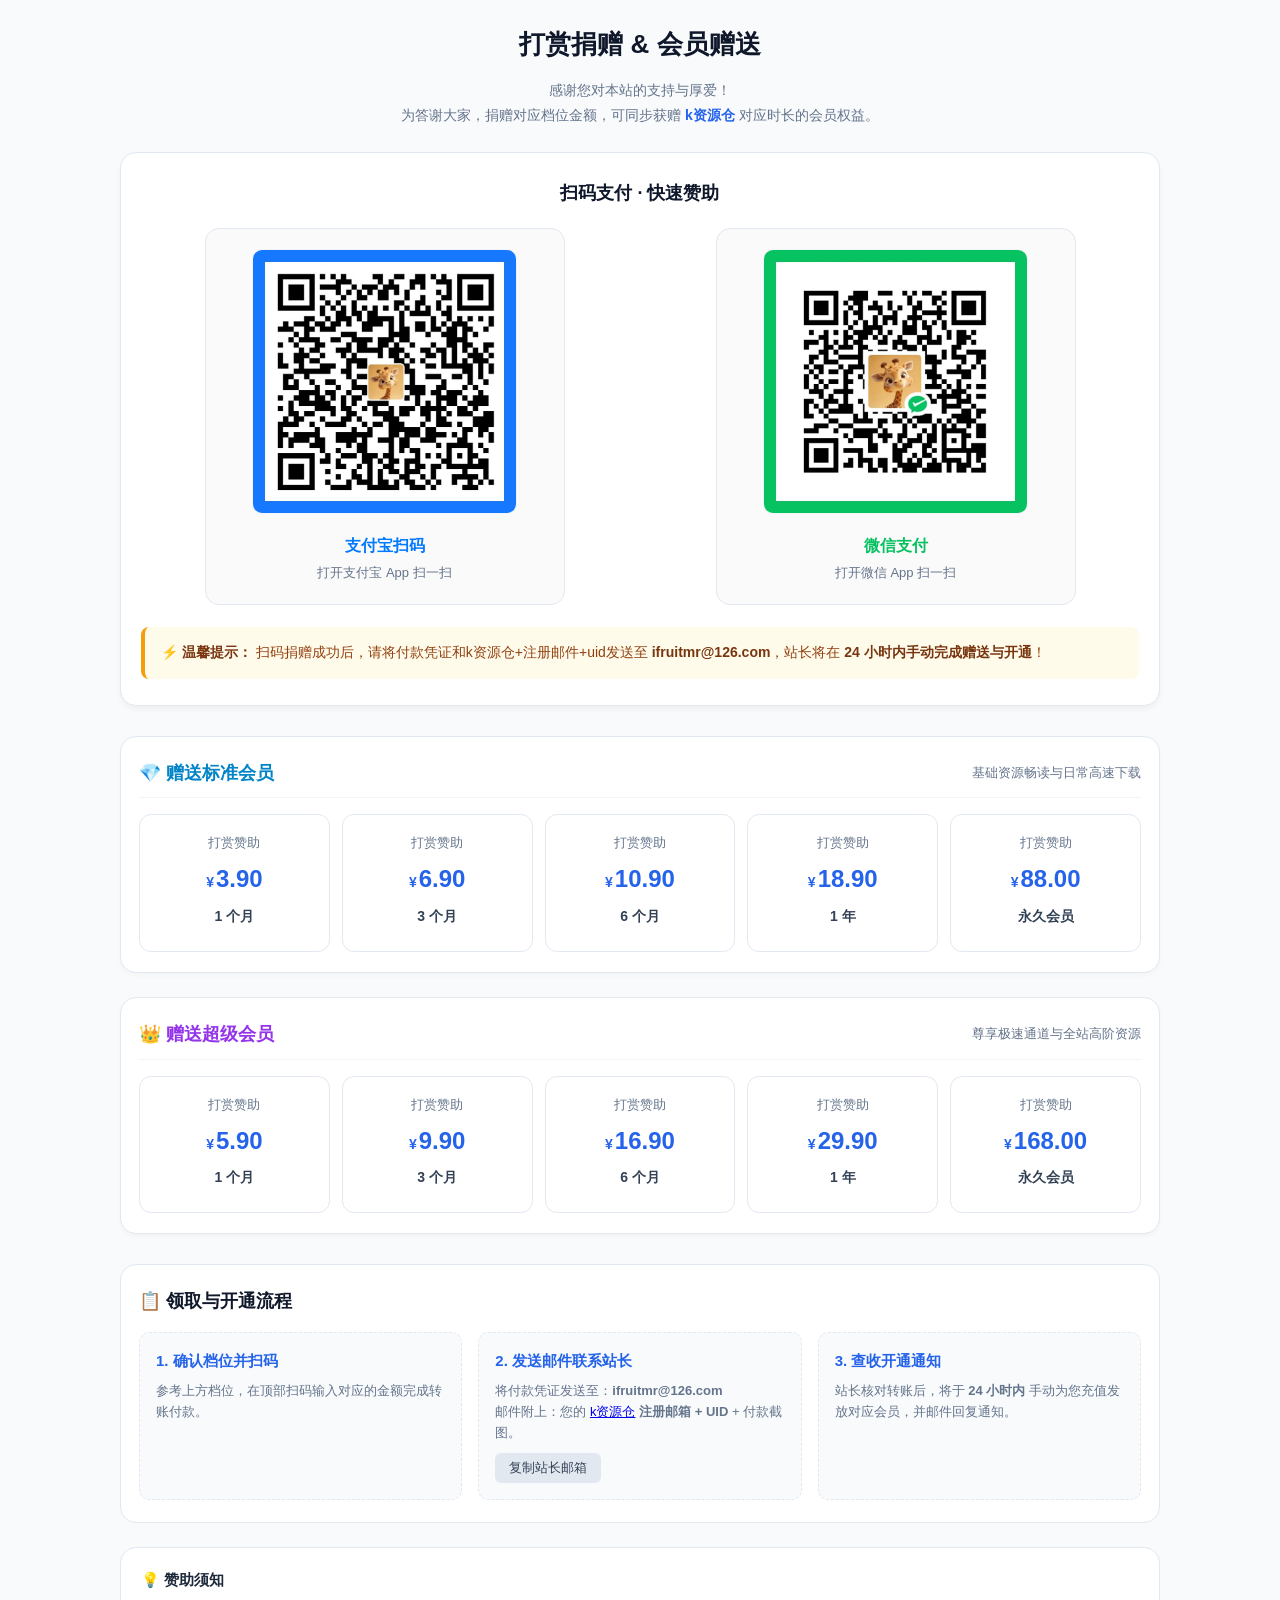
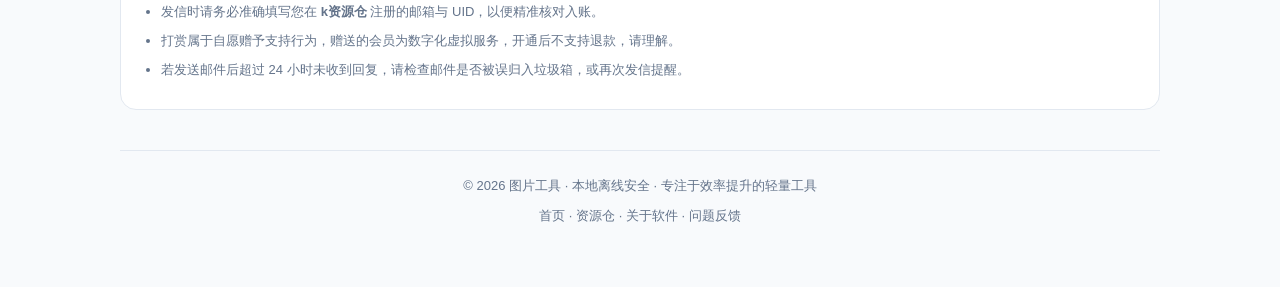
<file: donate/index.html>
<!DOCTYPE html>
<html lang="zh-CN">
<head>
  <meta charset="UTF-8">
  <meta name="viewport" content="width=device-width, initial-scale=1.0, maximum-scale=5.0">
  <title>打赏捐赠 & 会员赠送</title>
  <!-- 引入外部样式 -->
  <link rel="stylesheet" href="./style.css">
</head>
<body>

  <div class="container">
    <!-- 头部区域：两排排版 -->
    <div class="header-section">
      <h1>打赏捐赠 & 会员赠送</h1>
      <div class="sub-line">感谢您对本站的支持与厚爱！</div>
      <div class="sub-line">
        为答谢大家，捐赠对应档位金额，可同步获赠 
        <a href="https://kzyc.de5.net/" target="_blank">k资源仓</a> 对应时长的会员权益。
      </div>
    </div>

    <!-- 第一屏：扫码支付卡片区 -->
    <div class="qr-card-section">
      <div class="section-title">扫码支付 · 快速赞助</div>
      <div class="qr-grid">
        <!-- 支付宝 -->
        <div class="qr-item alipay">
          <img src="../assets/004.webp" alt="支付宝付款码">
          <div class="pay-title">支付宝扫码</div>
          <div class="pay-desc">打开支付宝 App 扫一扫</div>
        </div>
        <!-- 微信 -->
        <div class="qr-item wechat">
          <img src="../assets/005.webp" alt="微信付款码">
          <div class="pay-title">微信支付</div>
          <div class="pay-desc">打开微信 App 扫一扫</div>
        </div>
      </div>

      <!-- 醒目提示条 -->
      <div class="notice-bar">
        ⚡ <strong>温馨提示：</strong> 扫码捐赠成功后，请将付款凭证和k资源仓+注册邮件+uid发送至 <strong>ifruitmr@126.com</strong>，站长将在 <strong>24 小时内手动完成赠送与开通</strong>！
      </div>
    </div>

    <!-- 会员两排排版区域 -->
    <div class="membership-wrapper">
      
      <!-- 第一排：💎 赠送标准会员 -->
      <div class="tier-group-section">
        <div class="tier-group-header">
          <div class="tier-group-title standard">💎 赠送标准会员</div>
          <div class="tier-group-subtitle">基础资源畅读与日常高速下载</div>
        </div>
        <div class="tier-grid">
          <div class="tier-card">
            <div class="desc">打赏赞助</div>
            <div class="price"><span class="symbol">¥</span>3.90</div>
            <div class="duration">1 个月</div>
          </div>
          <div class="tier-card">
            <div class="desc">打赏赞助</div>
            <div class="price"><span class="symbol">¥</span>6.90</div>
            <div class="duration">3 个月</div>
          </div>
          <div class="tier-card">
            <div class="desc">打赏赞助</div>
            <div class="price"><span class="symbol">¥</span>10.90</div>
            <div class="duration">6 个月</div>
          </div>
          <div class="tier-card">
            <div class="desc">打赏赞助</div>
            <div class="price"><span class="symbol">¥</span>18.90</div>
            <div class="duration">1 年</div>
          </div>
          <div class="tier-card">
            <div class="desc">打赏赞助</div>
            <div class="price"><span class="symbol">¥</span>88.00</div>
            <div class="duration">永久会员</div>
          </div>
        </div>
      </div>

      <!-- 第二排：👑 赠送超级会员 -->
      <div class="tier-group-section">
        <div class="tier-group-header">
          <div class="tier-group-title super">👑 赠送超级会员</div>
          <div class="tier-group-subtitle">尊享极速通道与全站高阶资源</div>
        </div>
        <div class="tier-grid">
          <div class="tier-card">
            <div class="desc">打赏赞助</div>
            <div class="price"><span class="symbol">¥</span>5.90</div>
            <div class="duration">1 个月</div>
          </div>
          <div class="tier-card">
            <div class="desc">打赏赞助</div>
            <div class="price"><span class="symbol">¥</span>9.90</div>
            <div class="duration">3 个月</div>
          </div>
          <div class="tier-card">
            <div class="desc">打赏赞助</div>
            <div class="price"><span class="symbol">¥</span>16.90</div>
            <div class="duration">6 个月</div>
          </div>
          <div class="tier-card">
            <div class="desc">打赏赞助</div>
            <div class="price"><span class="symbol">¥</span>29.90</div>
            <div class="duration">1 年</div>
          </div>
          <div class="tier-card">
            <div class="desc">打赏赞助</div>
            <div class="price"><span class="symbol">¥</span>168.00</div>
            <div class="duration">永久会员</div>
          </div>
        </div>
      </div>

    </div>

    <!-- 流程说明 -->
    <div class="steps-section">
      <div class="section-title" style="margin-bottom: 12px; text-align: left;">📋 领取与开通流程</div>
      <div class="step-list">
        <div class="step-box">
          <h4>1. 确认档位并扫码</h4>
          <p>参考上方档位，在顶部扫码输入对应的金额完成转账付款。</p>
        </div>
        <div class="step-box">
          <h4>2. 发送邮件联系站长</h4>
          <p>
            将付款凭证发送至：<strong>ifruitmr@126.com</strong><br>
            邮件附上：您的 <a href="https://kzyc.de5.net/" target="_blank">k资源仓</a> <strong>注册邮箱 + UID</strong> + 付款截图。
          </p>
          <button class="copy-email-btn" onclick="copyEmail()">复制站长邮箱</button>
        </div>
        <div class="step-box">
          <h4>3. 查收开通通知</h4>
          <p>站长核对转账后，将于 <strong>24 小时内</strong> 手动为您充值发放对应会员，并邮件回复通知。</p>
        </div>
      </div>
    </div>

    <!-- 须知 -->
    <div class="faq-section">
      <h3>💡 赞助须知</h3>
      <ul>
        <li>发信时请务必准确填写您在 <strong>k资源仓</strong> 注册的邮箱与 UID，以便精准核对入账。</li>
        <li>打赏属于自愿赠予支持行为，赠送的会员为数字化虚拟服务，开通后不支持退款，请理解。</li>
        <li>若发送邮件后超过 24 小时未收到回复，请检查邮件是否被误归入垃圾箱，或再次发信提醒。</li>
      </ul>
    </div>

    <!-- 底部版链与导航链接 -->
    <div class="custom-footer">
      <div>© 2026 图片工具 · 本地离线安全 · 专注于效率提升的轻量工具</div>
      <div style="margin-top: 8px;">
        <a href="https://imgto.de5.net/" target="_blank">首页</a> ·
        <a href="https://kzyc.de5.net/" target="_blank">资源仓</a> ·
        <a href="https://imgto.de5.net/" target="_blank">关于软件</a> ·
        <a href="https://imgto.de5.net/feedback/" target="_blank">问题反馈</a>
      </div>
    </div>

  </div>

  <script>
    function copyEmail() {
      navigator.clipboard.writeText('ifruitmr@126.com').then(() => {
        alert('邮箱已复制到剪贴板：ifruitmr@126.com');
      }).catch(() => {
        alert('请手动复制：ifruitmr@126.com');
      });
    }
  </script>
</body>
</html>
</file>
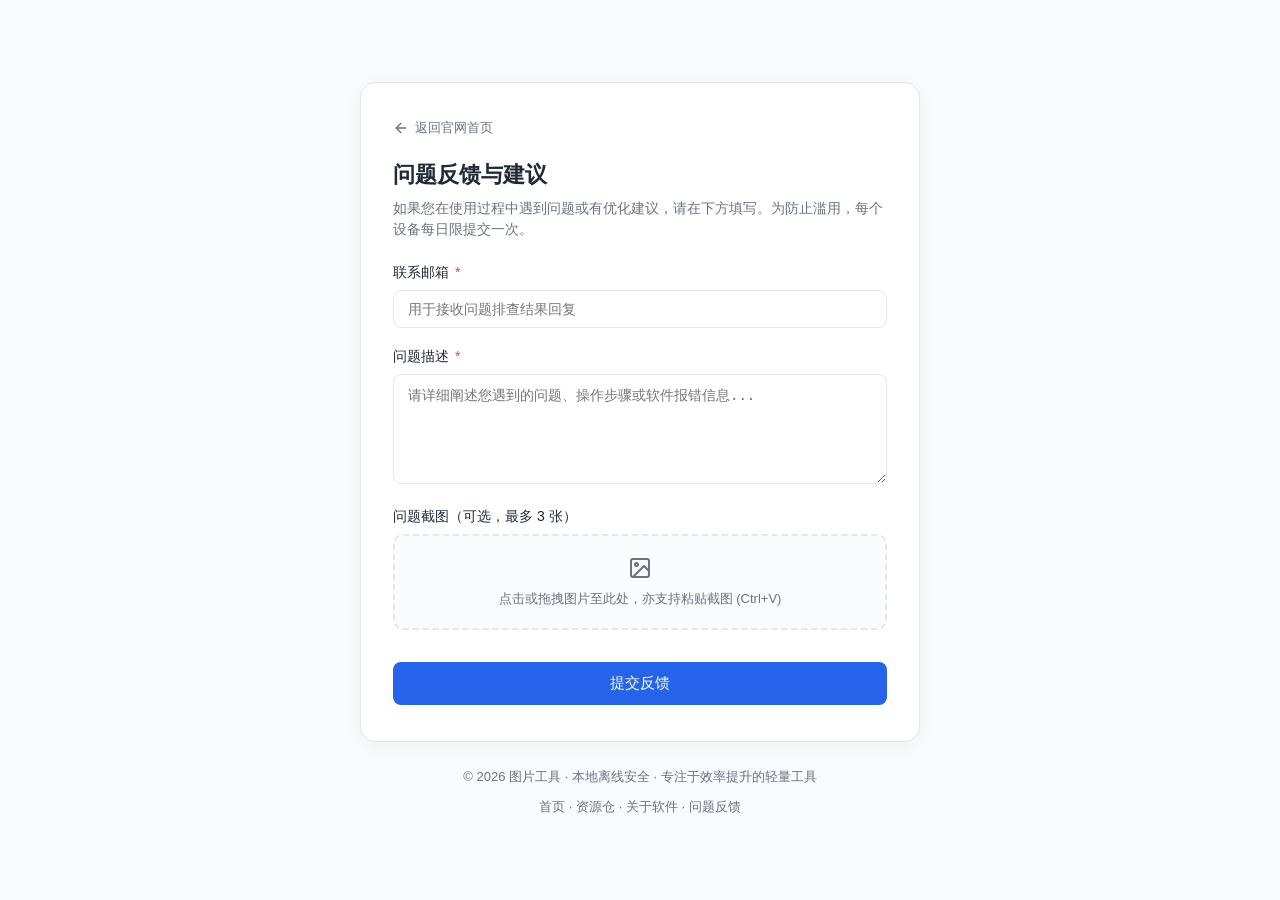
<file: feedback/index.html>
<!DOCTYPE html>
<html lang="zh-CN">
<head>
  <meta charset="UTF-8" />
  <meta name="viewport" content="width=device-width, initial-scale=1.0" />
  <title>问题反馈 - 图片工具</title>
  <!-- 引入同目录下的独立样式文件 -->
  <link rel="stylesheet" href="./style.css" />
</head>
<body>

  <div class="feedback-card">
    <!-- 返回官网首页 -->
    <div class="back-nav">
      <a href="../" class="back-link">
        <svg width="16" height="16" viewBox="0 0 24 24" fill="none" stroke="currentColor" stroke-width="2" stroke-linecap="round" stroke-linejoin="round">
          <line x1="19" y1="12" x2="5" y2="12"></line>
          <polyline points="12 19 5 12 12 5"></polyline>
        </svg>
        返回官网首页
      </a>
    </div>

    <div class="header">
      <h1>问题反馈与建议</h1>
      <p>如果您在使用过程中遇到问题或有优化建议，请在下方填写。为防止滥用，每个设备每日限提交一次。</p>
    </div>

    <div id="statusAlert" class="alert"></div>

    <form id="feedbackForm">
      <div class="form-group">
        <label class="form-label" for="userEmail">联系邮箱 <span class="required">*</span></label>
        <input type="email" id="userEmail" class="form-control" placeholder="用于接收问题排查结果回复" required />
      </div>

      <div class="form-group">
        <label class="form-label" for="issueDesc">问题描述 <span class="required">*</span></label>
        <textarea id="issueDesc" class="form-control" placeholder="请详细阐述您遇到的问题、操作步骤或软件报错信息..." required></textarea>
      </div>

      <div class="form-group">
        <label class="form-label">问题截图（可选，最多 3 张）</label>
        <div class="upload-area" id="dropArea">
          <svg width="24" height="24" viewBox="0 0 24 24" fill="none" stroke="#6b7280" stroke-width="2" stroke-linecap="round" stroke-linejoin="round">
            <rect x="3" y="3" width="18" height="18" rx="2" ry="2"/>
            <circle cx="8.5" cy="8.5" r="1.5"/>
            <polyline points="21 15 16 10 5 21"/>
          </svg>
          <div class="upload-text">点击或拖拽图片至此处，亦支持粘贴截图 (Ctrl+V)</div>
          <input type="file" id="fileInput" accept="image/*" multiple style="display: none;" />
        </div>
        <div class="preview-list" id="previewList"></div>
      </div>

      <button type="submit" id="submitBtn" class="submit-btn">提交反馈</button>
    </form>
  </div>

  <!-- 底部版链与导航链接 -->
  <div class="custom-footer">
    <div>© 2026 图片工具 · 本地离线安全 · 专注于效率提升的轻量工具</div>
    <div style="margin-top: 8px;">
      <a href="https://imgto.de5.net/" target="_blank">首页</a> ·
      <a href="https://kzyc.de5.net/" target="_blank">资源仓</a> ·
      <a href="https://imgto.de5.net/" target="_blank">关于软件</a> ·
      <a href="https://imgto.de5.net/feedback/" target="_blank">问题反馈</a>
    </div>
  </div>

  <script>
    // 您的 Cloudflare Worker 接口地址
    const API_ENDPOINT = "https://imgto-feedback.lovefruitmr65.workers.dev";
    
    const LOCAL_STORAGE_KEY = "last_feedback_submit_ts";
    const submitBtn = document.getElementById("submitBtn");
    const alertBox = document.getElementById("statusAlert");
    const fileInput = document.getElementById("fileInput");
    const dropArea = document.getElementById("dropArea");
    const previewList = document.getElementById("previewList");

    let attachedImages = [];

    // 1. 本地检测 24 小时限额
    function checkDailyQuota() {
      const lastSubmit = localStorage.getItem(LOCAL_STORAGE_KEY);
      if (lastSubmit) {
        const diffHours = (Date.now() - parseInt(lastSubmit, 10)) / (1000 * 60 * 60);
        if (diffHours < 24) {
          const remainHours = Math.ceil(24 - diffHours);
          showAlert(`您今天已提交过一次反馈，请于 ${remainHours} 小时后再试。`, "error");
          submitBtn.disabled = true;
          return false;
        }
      }
      return true;
    }

    function showAlert(msg, type) {
      alertBox.textContent = msg;
      alertBox.className = "alert " + (type === "error" ? "alert-error" : "alert-success");
      alertBox.style.display = "block";
    }

    // 2. 拖拽、点击、粘贴上传
    dropArea.addEventListener("click", () => fileInput.click());
    fileInput.addEventListener("change", (e) => handleFiles(e.target.files));

    dropArea.addEventListener("dragover", (e) => { e.preventDefault(); dropArea.classList.add("dragover"); });
    dropArea.addEventListener("dragleave", () => dropArea.classList.remove("dragover"));
    dropArea.addEventListener("drop", (e) => {
      e.preventDefault();
      dropArea.classList.remove("dragover");
      handleFiles(e.dataTransfer.files);
    });

    window.addEventListener("paste", (e) => {
      const items = (e.clipboardData || e.originalEvent.clipboardData).items;
      for (let item of items) {
        if (item.type.indexOf("image") !== -1) {
          handleFiles([item.getAsFile()]);
        }
      }
    });

    function handleFiles(files) {
      if (attachedImages.length + files.length > 3) {
        alert("单次最多允许上传 3 张截图");
        return;
      }
      Array.from(files).forEach(file => {
        if (!file.type.startsWith("image/")) return;
        const reader = new FileReader();
        reader.onload = (e) => {
          attachedImages.push(e.target.result);
          renderPreviews();
        };
        reader.readAsDataURL(file);
      });
    }

    function renderPreviews() {
      previewList.innerHTML = "";
      attachedImages.forEach((src, idx) => {
        const item = document.createElement("div");
        item.className = "preview-item";
        item.innerHTML = `<img src="${src}" /><button type="button" class="remove-btn" onclick="removeImage(${idx})">×</button>`;
        previewList.appendChild(item);
      });
    }

    window.removeImage = function(index) {
      attachedImages.splice(index, 1);
      renderPreviews();
    };

    // 3. 表单提交
    document.getElementById("feedbackForm").addEventListener("submit", async (e) => {
      e.preventDefault();
      if (!checkDailyQuota()) return;

      const email = document.getElementById("userEmail").value.trim();
      const content = document.getElementById("issueDesc").value.trim();

      submitBtn.disabled = true;
      submitBtn.textContent = "提交中...";

      try {
        const resp = await fetch(API_ENDPOINT, {
          method: "POST",
          headers: { "Content-Type": "application/json" },
          body: JSON.stringify({
            email: email,
            content: content,
            images: attachedImages
          })
        });

        const resData = await resp.json();

        if (resp.ok && resData.success) {
          showAlert("反馈已成功送达，感谢您的支持！", "success");
          localStorage.setItem(LOCAL_STORAGE_KEY, Date.now().toString());
          submitBtn.textContent = "今日已提交";
        } else {
          showAlert(resData.message || "提交失败，请稍后重试", "error");
          submitBtn.disabled = false;
          submitBtn.textContent = "提交反馈";
        }
      } catch (err) {
        showAlert("网络异常，无法连接反馈服务器，请稍后再试", "error");
        submitBtn.disabled = false;
        submitBtn.textContent = "提交反馈";
      }
    });

    checkDailyQuota();
  </script>
</body>
</html>
</file>
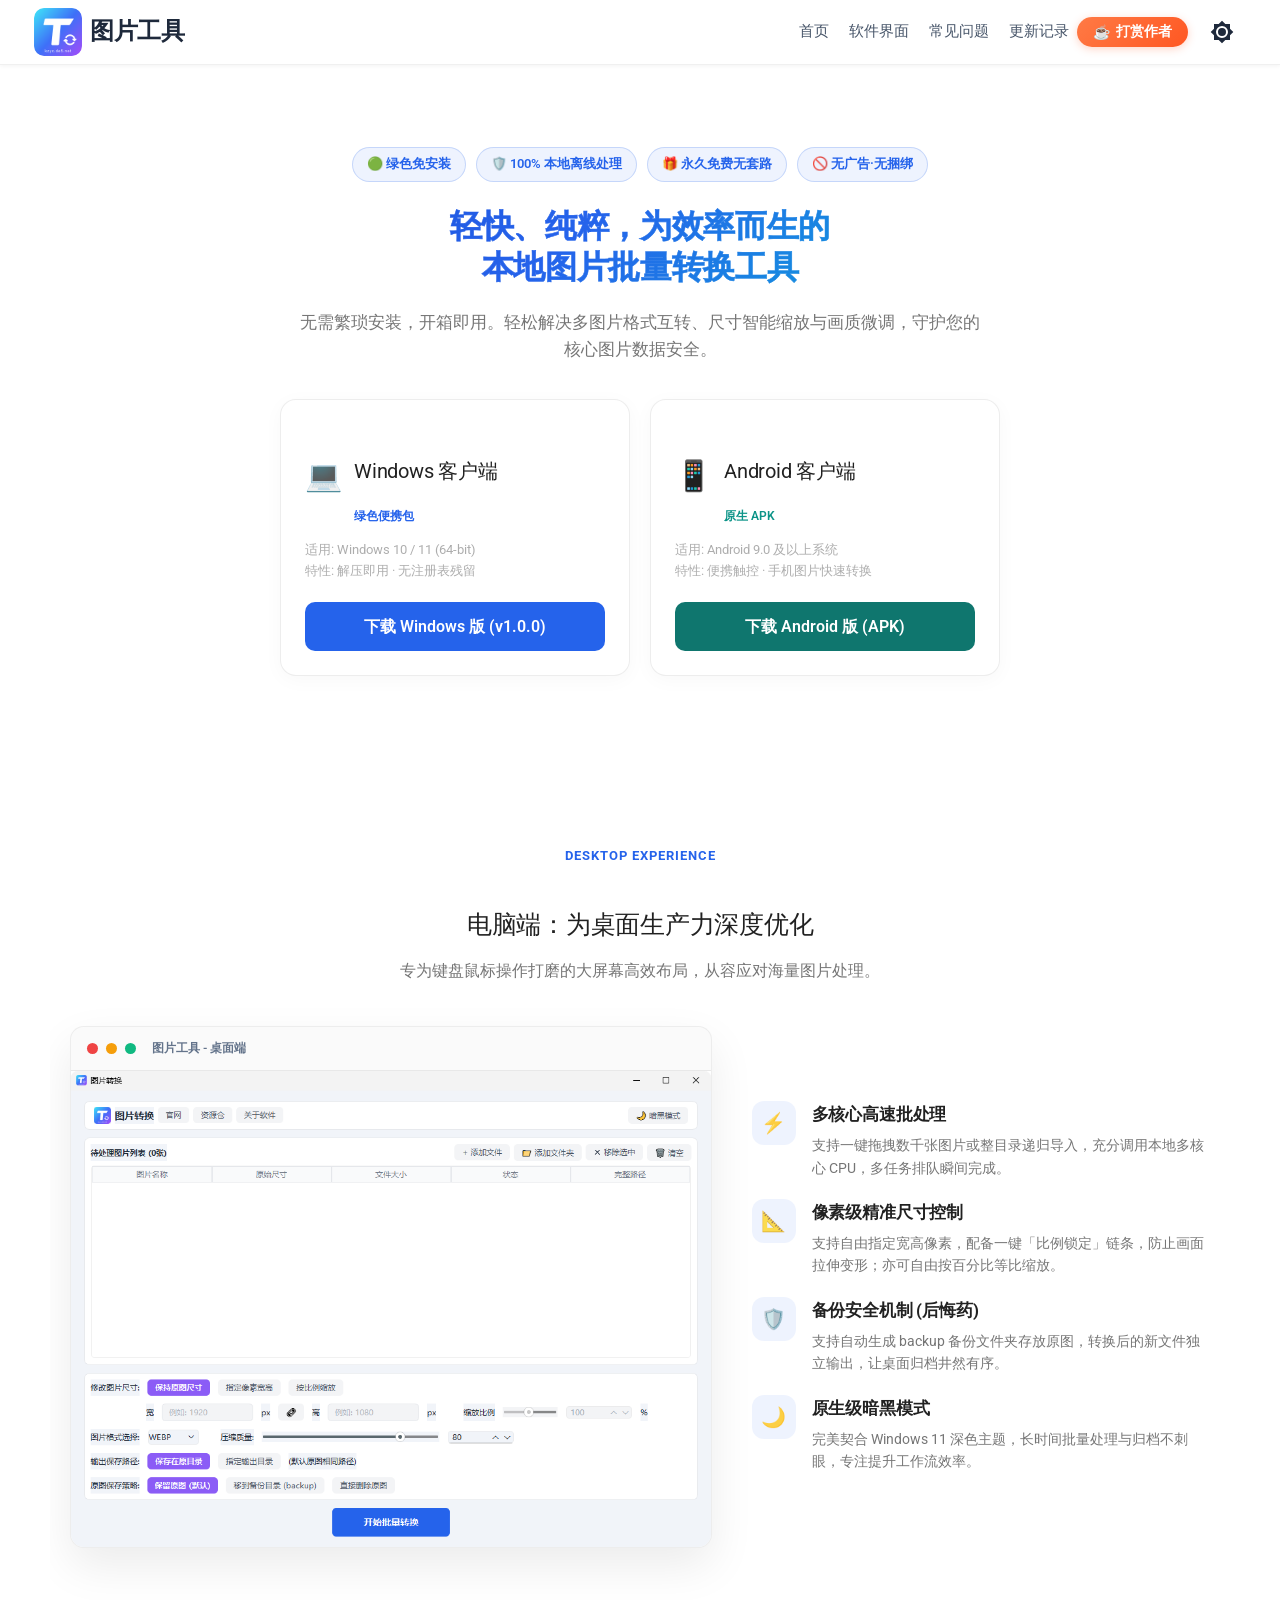
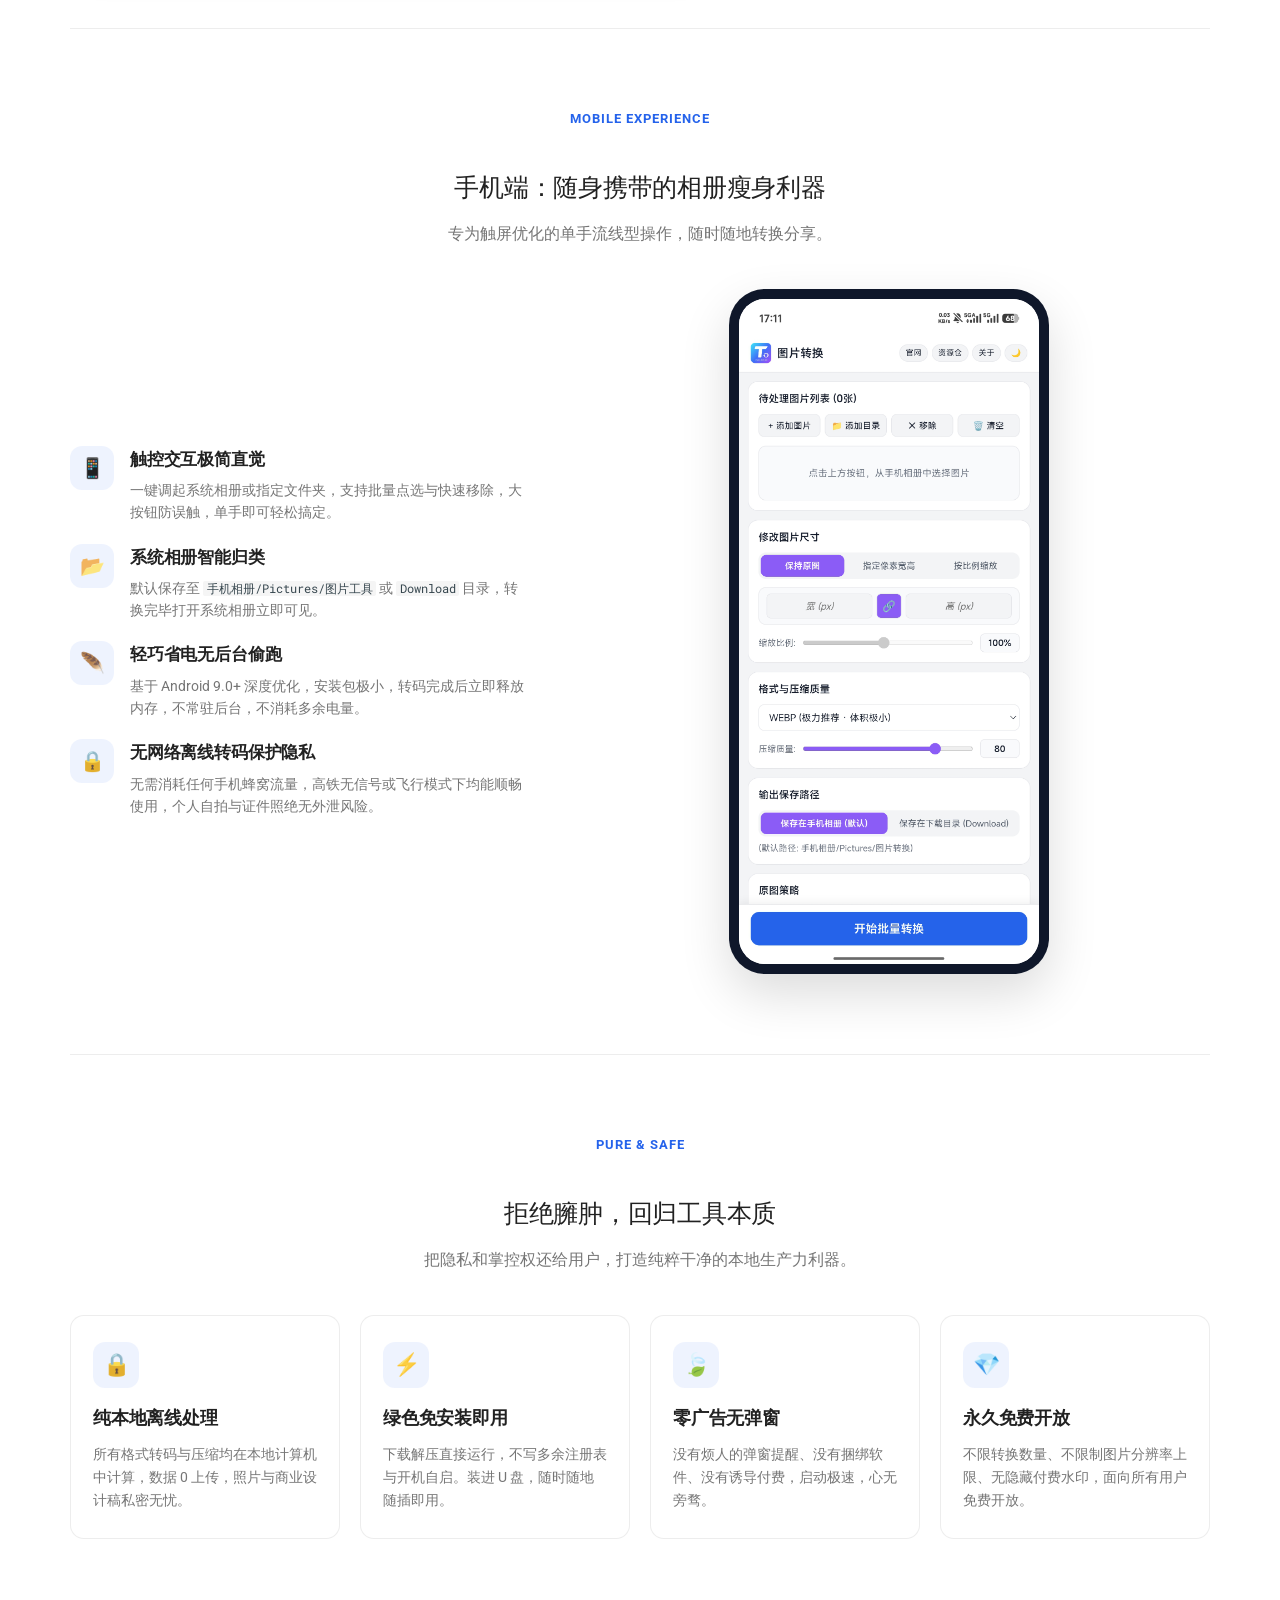
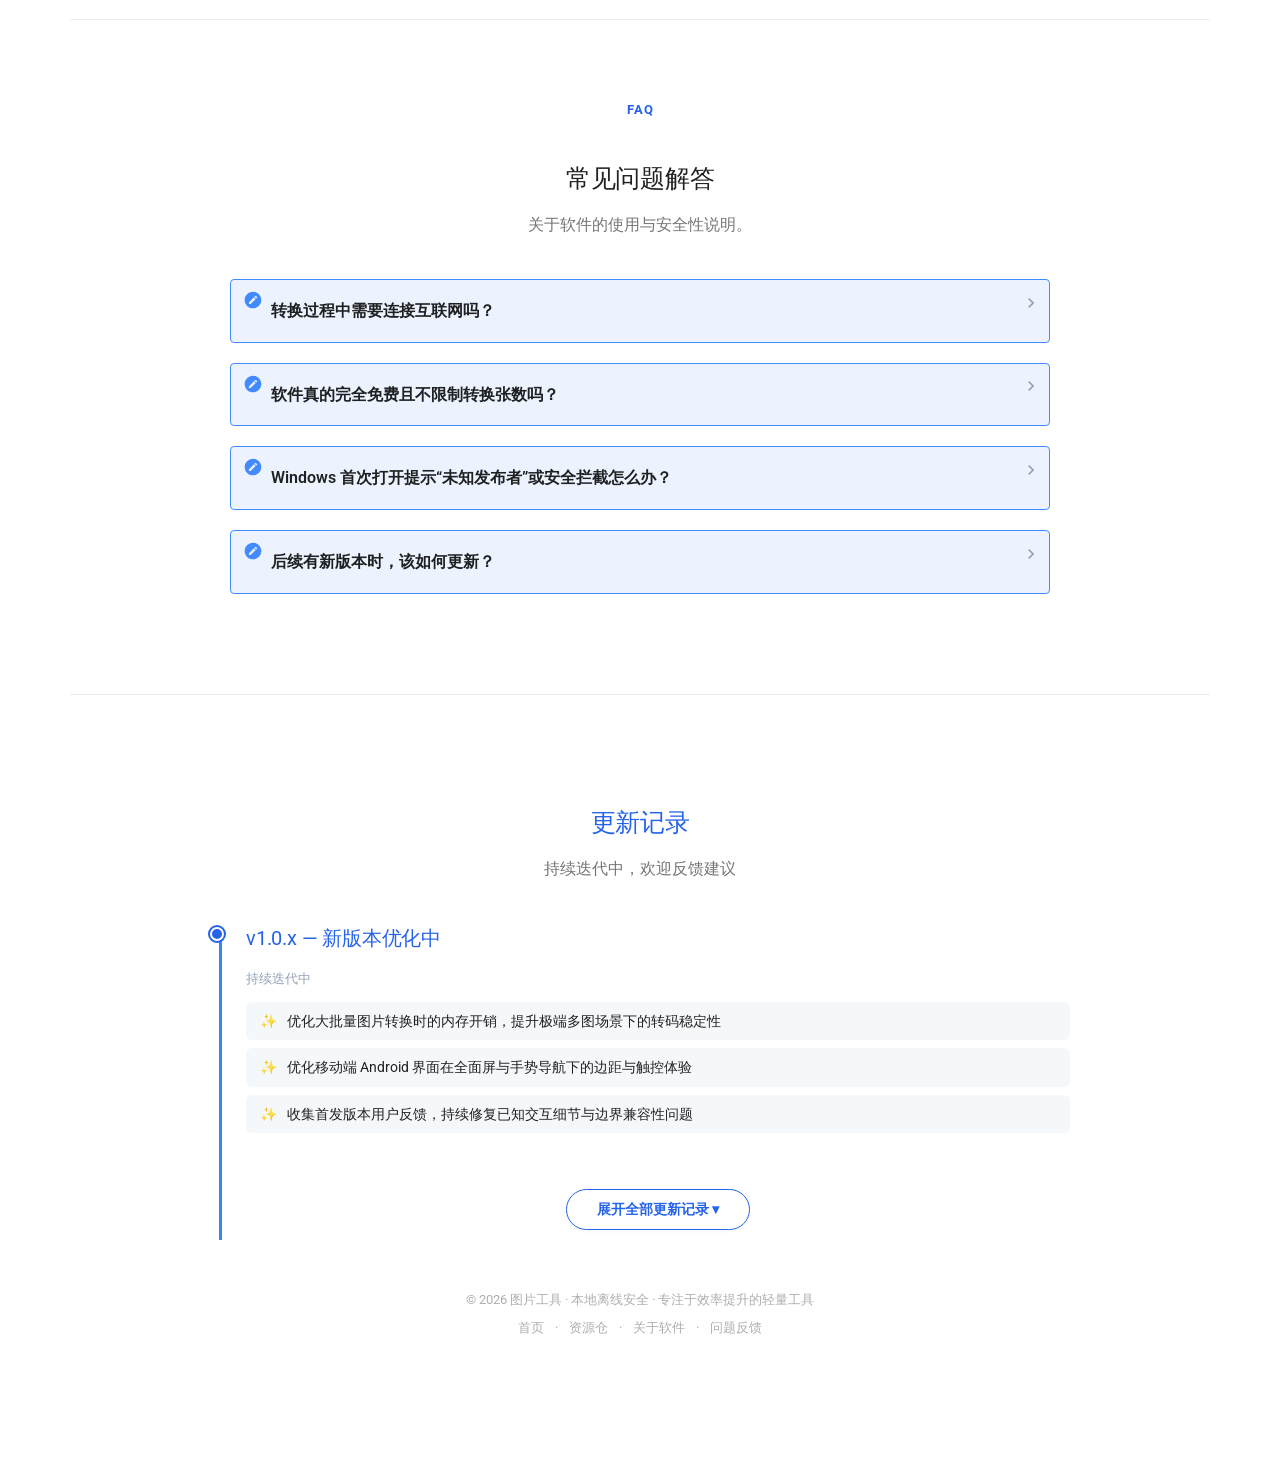
<file: site/index.html>
<!doctype html>
<html lang="zh" class="no-js">
  <head>
    
      <meta charset="utf-8">
      <meta name="viewport" content="width=device-width,initial-scale=1">
      
      
      
        <link rel="canonical" href="https://imgto.de5.net/">
      
      
      
      
        
      
      
      <link rel="icon" href="assets/001.png">
      <meta name="generator" content="mkdocs-1.6.1, mkdocs-material-9.7.7">
    
    
      
        <title>图片工具 - 图片工具</title>
      
    
    
      <link rel="stylesheet" href="assets/stylesheets/main.ec1eaa64.min.css">
      
        
        <link rel="stylesheet" href="assets/stylesheets/palette.ab4e12ef.min.css">
      
      


    
    
      
    
    
      
        
        
        <link rel="preconnect" href="https://fonts.gstatic.com" crossorigin>
        <link rel="stylesheet" href="https://fonts.googleapis.com/css?family=Roboto:300,300i,400,400i,700,700i%7CRoboto+Mono:400,400i,700,700i&display=fallback">
        <style>:root{--md-text-font:"Roboto";--md-code-font:"Roboto Mono"}</style>
      
    
    
      <link rel="stylesheet" href="stylesheets/extra.css">
    
    <script>__md_scope=new URL(".",location),__md_hash=e=>[...e].reduce(((e,_)=>(e<<5)-e+_.charCodeAt(0)),0),__md_get=(e,_=localStorage,t=__md_scope)=>JSON.parse(_.getItem(t.pathname+"."+e)),__md_set=(e,_,t=localStorage,a=__md_scope)=>{try{t.setItem(a.pathname+"."+e,JSON.stringify(_))}catch(e){}}</script>
    
      

    
    
  </head>
  
  
    
    
      
    
    
    
    
    <body dir="ltr" data-md-color-scheme="default" data-md-color-primary="white" data-md-color-accent="indigo">
  
    
    <input class="md-toggle" data-md-toggle="drawer" type="checkbox" id="__drawer" autocomplete="off">
    <input class="md-toggle" data-md-toggle="search" type="checkbox" id="__search" autocomplete="off">
    <label class="md-overlay" for="__drawer"></label>
    <div data-md-component="skip">
      
    </div>
    <div data-md-component="announce">
      
    </div>
    
    
      

  

<header class="md-header md-header--shadow" data-md-component="header">
  <nav class="md-header__inner md-grid" aria-label="页眉">
    <a href="." title="图片工具" class="md-header__button md-logo" aria-label="图片工具" data-md-component="logo">
      
  <img src="assets/001.png" alt="logo">

    </a>
    <label class="md-header__button md-icon" for="__drawer">
      
      <svg xmlns="http://www.w3.org/2000/svg" viewBox="0 0 24 24"><path d="M3 6h18v2H3zm0 5h18v2H3zm0 5h18v2H3z"/></svg>
    </label>
    <div class="md-header__title" data-md-component="header-title">
      <div class="md-header__ellipsis">
        <div class="md-header__topic">
          <span class="md-ellipsis">
            图片工具
          </span>
        </div>
        <div class="md-header__topic" data-md-component="header-topic">
          <span class="md-ellipsis">
            
              图片工具
            
          </span>
        </div>
      </div>
    </div>
    
      
        <form class="md-header__option" data-md-component="palette">
  
    
    
    
    <input class="md-option" data-md-color-media="(prefers-color-scheme: light)" data-md-color-scheme="default" data-md-color-primary="white" data-md-color-accent="indigo"  aria-label="切换至暗色模式"  type="radio" name="__palette" id="__palette_0">
    
      <label class="md-header__button md-icon" title="切换至暗色模式" for="__palette_1" hidden>
        <svg xmlns="http://www.w3.org/2000/svg" viewBox="0 0 24 24"><path d="M12 8a4 4 0 0 0-4 4 4 4 0 0 0 4 4 4 4 0 0 0 4-4 4 4 0 0 0-4-4m0 10a6 6 0 0 1-6-6 6 6 0 0 1 6-6 6 6 0 0 1 6 6 6 6 0 0 1-6 6m8-9.31V4h-4.69L12 .69 8.69 4H4v4.69L.69 12 4 15.31V20h4.69L12 23.31 15.31 20H20v-4.69L23.31 12z"/></svg>
      </label>
    
  
    
    
    
    <input class="md-option" data-md-color-media="(prefers-color-scheme: dark)" data-md-color-scheme="slate" data-md-color-primary="slate" data-md-color-accent="indigo"  aria-label="切换至浅色模式"  type="radio" name="__palette" id="__palette_1">
    
      <label class="md-header__button md-icon" title="切换至浅色模式" for="__palette_0" hidden>
        <svg xmlns="http://www.w3.org/2000/svg" viewBox="0 0 24 24"><path d="M12 18c-.89 0-1.74-.2-2.5-.55C11.56 16.5 13 14.42 13 12s-1.44-4.5-3.5-5.45C10.26 6.2 11.11 6 12 6a6 6 0 0 1 6 6 6 6 0 0 1-6 6m8-9.31V4h-4.69L12 .69 8.69 4H4v4.69L.69 12 4 15.31V20h4.69L12 23.31 15.31 20H20v-4.69L23.31 12z"/></svg>
      </label>
    
  
</form>
      
    
    
      <script>var palette=__md_get("__palette");if(palette&&palette.color){if("(prefers-color-scheme)"===palette.color.media){var media=matchMedia("(prefers-color-scheme: light)"),input=document.querySelector(media.matches?"[data-md-color-media='(prefers-color-scheme: light)']":"[data-md-color-media='(prefers-color-scheme: dark)']");palette.color.media=input.getAttribute("data-md-color-media"),palette.color.scheme=input.getAttribute("data-md-color-scheme"),palette.color.primary=input.getAttribute("data-md-color-primary"),palette.color.accent=input.getAttribute("data-md-color-accent")}for(var[key,value]of Object.entries(palette.color))document.body.setAttribute("data-md-color-"+key,value)}</script>
    
    
    
      
      
        <label class="md-header__button md-icon" for="__search">
          
          <svg xmlns="http://www.w3.org/2000/svg" viewBox="0 0 24 24"><path d="M9.5 3A6.5 6.5 0 0 1 16 9.5c0 1.61-.59 3.09-1.56 4.23l.27.27h.79l5 5-1.5 1.5-5-5v-.79l-.27-.27A6.52 6.52 0 0 1 9.5 16 6.5 6.5 0 0 1 3 9.5 6.5 6.5 0 0 1 9.5 3m0 2C7 5 5 7 5 9.5S7 14 9.5 14 14 12 14 9.5 12 5 9.5 5"/></svg>
        </label>
        <div class="md-search" data-md-component="search" role="dialog">
  <label class="md-search__overlay" for="__search"></label>
  <div class="md-search__inner" role="search">
    <form class="md-search__form" name="search">
      <input type="text" class="md-search__input" name="query" aria-label="搜索" placeholder="搜索" autocapitalize="off" autocorrect="off" autocomplete="off" spellcheck="false" data-md-component="search-query" required>
      <label class="md-search__icon md-icon" for="__search">
        
        <svg xmlns="http://www.w3.org/2000/svg" viewBox="0 0 24 24"><path d="M9.5 3A6.5 6.5 0 0 1 16 9.5c0 1.61-.59 3.09-1.56 4.23l.27.27h.79l5 5-1.5 1.5-5-5v-.79l-.27-.27A6.52 6.52 0 0 1 9.5 16 6.5 6.5 0 0 1 3 9.5 6.5 6.5 0 0 1 9.5 3m0 2C7 5 5 7 5 9.5S7 14 9.5 14 14 12 14 9.5 12 5 9.5 5"/></svg>
        
        <svg xmlns="http://www.w3.org/2000/svg" viewBox="0 0 24 24"><path d="M20 11v2H8l5.5 5.5-1.42 1.42L4.16 12l7.92-7.92L13.5 5.5 8 11z"/></svg>
      </label>
      <nav class="md-search__options" aria-label="查找">
        
        <button type="reset" class="md-search__icon md-icon" title="清空当前内容" aria-label="清空当前内容" tabindex="-1">
          
          <svg xmlns="http://www.w3.org/2000/svg" viewBox="0 0 24 24"><path d="M19 6.41 17.59 5 12 10.59 6.41 5 5 6.41 10.59 12 5 17.59 6.41 19 12 13.41 17.59 19 19 17.59 13.41 12z"/></svg>
        </button>
      </nav>
      
    </form>
    <div class="md-search__output">
      <div class="md-search__scrollwrap" tabindex="0" data-md-scrollfix>
        <div class="md-search-result" data-md-component="search-result">
          <div class="md-search-result__meta">
            正在初始化搜索引擎
          </div>
          <ol class="md-search-result__list" role="presentation"></ol>
        </div>
      </div>
    </div>
  </div>
</div>
      
    
    
  </nav>
  
</header>
    
    <div class="md-container" data-md-component="container">
      
      
        
          
        
      
      <main class="md-main" data-md-component="main">
        <div class="md-main__inner md-grid">
          
            
              
                
              
              <div class="md-sidebar md-sidebar--primary" data-md-component="sidebar" data-md-type="navigation" hidden>
                <div class="md-sidebar__scrollwrap">
                  <div class="md-sidebar__inner">
                    



<nav class="md-nav md-nav--primary" aria-label="导航栏" data-md-level="0">
  <label class="md-nav__title" for="__drawer">
    <a href="." title="图片工具" class="md-nav__button md-logo" aria-label="图片工具" data-md-component="logo">
      
  <img src="assets/001.png" alt="logo">

    </a>
    图片工具
  </label>
  
  <ul class="md-nav__list" data-md-scrollfix>
    
      
      
  
  
    
  
  
  
    <li class="md-nav__item md-nav__item--active">
      
      <input class="md-nav__toggle md-toggle" type="checkbox" id="__toc">
      
      
      
      <a href="." class="md-nav__link md-nav__link--active">
        
  
  
  <span class="md-ellipsis">
    
  
    图片工具
  

    
  </span>
  
  

      </a>
      
    </li>
  

    
  </ul>
</nav>
                  </div>
                </div>
              </div>
            
            
              
                
              
              <div class="md-sidebar md-sidebar--secondary" data-md-component="sidebar" data-md-type="toc" hidden>
                <div class="md-sidebar__scrollwrap">
                  <div class="md-sidebar__inner">
                    

<nav class="md-nav md-nav--secondary" aria-label="目录">
  
  
  
  
</nav>
                  </div>
                </div>
              </div>
            
          
          
            <div class="md-content" data-md-component="content">
              
              <article class="md-content__inner md-typeset">
                
                  
  




<div class="landing-wrap">

  <!-- ================= 第 1 屏：Hero 首屏 (锚点: #hero) ================= -->
  <section class="hero-screen" id="hero">
    <div class="badge-group">
      <span class="badge-item">🟢 绿色免安装</span>
      <span class="badge-item">🛡️ 100% 本地离线处理</span>
      <span class="badge-item">🎁 永久免费无套路</span>
      <span class="badge-item">🚫 无广告·无捆绑</span>
    </div>

    <!-- 超粗饱满渐变主标题 -->
    <h1 class="hero-title">轻快、纯粹，为效率而生的<br>本地图片批量转换工具</h1>
    <p class="hero-desc">无需繁琐安装，开箱即用。轻松解决多图片格式互转、尺寸智能缩放与画质微调，守护您的核心图片数据安全。</p>

    <!-- 双端直接下载入口卡片 -->
    <div class="download-grid">
      <!-- Windows 下载卡片 -->
      <div class="dl-card">
        <div>
          <div class="dl-card-header">
            <span class="dl-icon">💻</span>
            <div>
              <h3 class="dl-card-title">Windows 客户端</h3>
              <span class="dl-tag-blue">绿色便携包</span>
            </div>
          </div>
          <div class="dl-card-meta">
            适用: Windows 10 / 11 (64-bit)<br>
            特性: 解压即用 · 无注册表残留
          </div>
        </div>
        <a href="#changelog" class="dl-btn">下载 Windows 版 (v1.0.0)</a>
      </div>

      <!-- Android 下载卡片 -->
      <div class="dl-card">
        <div>
          <div class="dl-card-header">
            <span class="dl-icon">📱</span>
            <div>
              <h3 class="dl-card-title">Android 客户端</h3>
              <span class="dl-tag-green">原生 APK</span>
            </div>
          </div>
          <div class="dl-card-meta">
            适用: Android 9.0 及以上系统<br>
            特性: 便携触控 · 手机图片快速转换
          </div>
        </div>
        <a href="#changelog" class="dl-btn dl-btn-green">下载 Android 版 (APK)</a>
      </div>
    </div>
  </section>


  <!-- ================= 第 2 屏：电脑端专屏展示 (锚点: #preview) ================= -->
  <section class="section-block" id="preview">
    <div class="section-header">
      <div class="section-tag">Desktop Experience</div>
      <h2 class="section-title">电脑端：为桌面生产力深度优化</h2>
      <p class="section-subtitle">专为键盘鼠标操作打磨的大屏幕高效布局，从容应对海量图片处理。</p>
    </div>

    <div class="device-showcase-grid">
      <!-- 电脑端窗口展示 (assets/002.png) -->
      <div class="pc-window-box">
        <div class="pc-window-header">
          <span class="w-dot w-dot-red"></span>
          <span class="w-dot w-dot-yellow"></span>
          <span class="w-dot w-dot-green"></span>
          <span style="font-size:12px; font-weight:600; color:#64748b; margin-left:8px;">图片工具 - 桌面端</span>
        </div>
        <img class="pc-window-img" src="assets/002.png" alt="图片工具 Windows 电脑端界面预览" onerror="this.onerror=null; this.src='https://via.placeholder.com/900x560?text=PC+Preview+(assets/002.png)';">
      </div>

      <!-- 电脑端重点介绍 -->
      <div class="device-feature-list">
        <div class="device-feature-item">
          <div class="device-feature-icon">⚡</div>
          <div class="device-feature-text">
            <h4>多核心高速批处理</h4>
            <p>支持一键拖拽数千张图片或整目录递归导入，充分调用本地多核心 CPU，多任务排队瞬间完成。</p>
          </div>
        </div>

        <div class="device-feature-item">
          <div class="device-feature-icon">📐</div>
          <div class="device-feature-text">
            <h4>像素级精准尺寸控制</h4>
            <p>支持自由指定宽高像素，配备一键「比例锁定」链条，防止画面拉伸变形；亦可自由按百分比等比缩放。</p>
          </div>
        </div>

        <div class="device-feature-item">
          <div class="device-feature-icon">🛡️</div>
          <div class="device-feature-text">
            <h4>备份安全机制 (后悔药)</h4>
            <p>支持自动生成 backup 备份文件夹存放原图，转换后的新文件独立输出，让桌面归档井然有序。</p>
          </div>
        </div>

        <div class="device-feature-item">
          <div class="device-feature-icon">🌙</div>
          <div class="device-feature-text">
            <h4>原生级暗黑模式</h4>
            <p>完美契合 Windows 11 深色主题，长时间批量处理与归档不刺眼，专注提升工作流效率。</p>
          </div>
        </div>
      </div>
    </div>
  </section>


  <!-- ================= 第 3 屏：手机端专屏展示 ================= -->
  <section class="section-block">
    <div class="section-header">
      <div class="section-tag">Mobile Experience</div>
      <h2 class="section-title">手机端：随身携带的相册瘦身利器</h2>
      <p class="section-subtitle">专为触屏优化的单手流线型操作，随时随地转换分享。</p>
    </div>

    <div class="device-showcase-grid reverse">
      <!-- 手机端重点介绍 -->
      <div class="device-feature-list">
        <div class="device-feature-item">
          <div class="device-feature-icon">📱</div>
          <div class="device-feature-text">
            <h4>触控交互极简直觉</h4>
            <p>一键调起系统相册或指定文件夹，支持批量点选与快速移除，大按钮防误触，单手即可轻松搞定。</p>
          </div>
        </div>

        <div class="device-feature-item">
          <div class="device-feature-icon">📂</div>
          <div class="device-feature-text">
            <h4>系统相册智能归类</h4>
            <p>默认保存至 <code>手机相册/Pictures/图片工具</code> 或 <code>Download</code> 目录，转换完毕打开系统相册立即可见。</p>
          </div>
        </div>

        <div class="device-feature-item">
          <div class="device-feature-icon">🪶</div>
          <div class="device-feature-text">
            <h4>轻巧省电无后台偷跑</h4>
            <p>基于 Android 9.0+ 深度优化，安装包极小，转码完成后立即释放内存，不常驻后台，不消耗多余电量。</p>
          </div>
        </div>

        <div class="device-feature-item">
          <div class="device-feature-icon">🔒</div>
          <div class="device-feature-text">
            <h4>无网络离线转码保护隐私</h4>
            <p>无需消耗任何手机蜂窝流量，高铁无信号或飞行模式下均能顺畅使用，个人自拍与证件照绝无外泄风险。</p>
          </div>
        </div>
      </div>

      <!-- 手机端界面展示 (assets/003.png) -->
      <div class="phone-mockup-wrap">
        <div class="phone-mockup">
          <div class="phone-screen">
            <img class="phone-img" src="assets/003.png" alt="图片工具 Android 手机端界面预览" onerror="this.onerror=null; this.src='https://via.placeholder.com/380x680?text=Android+Preview+(assets/003.png)';">
          </div>
        </div>
      </div>
    </div>
  </section>


  <!-- ================= 第 4 屏：安全与纯粹理念 ================= -->
  <section class="section-block">
    <div class="section-header">
      <div class="section-tag">Pure & Safe</div>
      <h2 class="section-title">拒绝臃肿，回归工具本质</h2>
      <p class="section-subtitle">把隐私和掌控权还给用户，打造纯粹干净的本地生产力利器。</p>
    </div>

    <div class="card-grid-4">
      <div class="feature-box">
        <div class="feature-icon-badge">🔒</div>
        <h4>纯本地离线处理</h4>
        <p>所有格式转码与压缩均在本地计算机中计算，数据 0 上传，照片与商业设计稿私密无忧。</p>
      </div>

      <div class="feature-box">
        <div class="feature-icon-badge">⚡</div>
        <h4>绿色免安装即用</h4>
        <p>下载解压直接运行，不写多余注册表与开机自启。装进 U 盘，随时随地随插即用。</p>
      </div>

      <div class="feature-box">
        <div class="feature-icon-badge">🍃</div>
        <h4>零广告无弹窗</h4>
        <p>没有烦人的弹窗提醒、没有捆绑软件、没有诱导付费，启动极速，心无旁骛。</p>
      </div>

      <div class="feature-box">
        <div class="feature-icon-badge">💎</div>
        <h4>永久免费开放</h4>
        <p>不限转换数量、不限制图片分辨率上限、无隐藏付费水印，面向所有用户免费开放。</p>
      </div>
    </div>
  </section>


  <!-- ================= 第 5 屏：常见问题 FAQ (锚点: #faq) ================= -->
  <section class="section-block" id="faq">
    <div class="section-header">
      <div class="section-tag">FAQ</div>
      <h2 class="section-title">常见问题解答</h2>
      <p class="section-subtitle">关于软件的使用与安全性说明。</p>
    </div>

    <div class="faq-wrap">
      <details class="faq-item">
        <summary>转换过程中需要连接互联网吗？</summary>
        <div class="faq-answer">完全不需要。软件的所有核心转码与尺寸缩放库均封装在本地程序内，拔掉网线或离线状态下同样可以满速运行。</div>
      </details>

      <details class="faq-item">
        <summary>软件真的完全免费且不限制转换张数吗？</summary>
        <div class="faq-answer">是的。无论是 1 张、100 张还是上千张图片，均可一次性加入队列批量完成，无隐藏付费，无数量门槛。</div>
      </details>

      <details class="faq-item">
        <summary>Windows 首次打开提示“未知发布者”或安全拦截怎么办？</summary>
        <div class="faq-answer">由于个人开发的绿色便携软件未采购昂贵的企业签名证书，Windows SmartScreen 可能会产生常规拦截提示。点击「更多信息」并选择「仍要运行」即可正常开启，软件保证无任何后门与病毒行为。</div>
      </details>

      <details class="faq-item">
        <summary>后续有新版本时，该如何更新？</summary>
        <div class="faq-answer">软件为绿色便携版本，未来发布新版本只需在本页面下载最新的绿色包，解压覆盖旧文件即可完成更新。</div>
      </details>
    </div>
  </section>


  <!-- ================= 第 6 屏：更新记录时间线 (锚点: #changelog) ================= -->
  <section class="changelog-section" id="changelog">
    <div class="section-header">
      <h2 class="section-title" style="color: #2563eb;">更新记录</h2>
      <p class="section-subtitle">持续迭代中，欢迎反馈建议</p>
    </div>

    <div class="changelog-timeline">

      <!-- 节点 1: 最新版本 (默认可见) -->
      <div class="timeline-item">
        <div class="timeline-node"></div>
        <div class="timeline-header">
          <h3 class="timeline-version-title">v1.0.x — 新版本优化中</h3>
          <div class="timeline-date">持续迭代中</div>
        </div>
        <div class="timeline-content-list">
          <div class="timeline-entry">
            <span class="entry-icon">✨</span>
            <div>优化大批量图片转换时的内存开销，提升极端多图场景下的转码稳定性</div>
          </div>
          <div class="timeline-entry">
            <span class="entry-icon">✨</span>
            <div>优化移动端 Android 界面在全面屏与手势导航下的边距与触控体验</div>
          </div>
          <div class="timeline-entry">
            <span class="entry-icon">✨</span>
            <div>收集首发版本用户反馈，持续修复已知交互细节与边界兼容性问题</div>
          </div>
        </div>
      </div>

      <!-- 纯净折叠器：历史版本收纳 (无多余背景框) -->
      <details class="timeline-details">
        <div class="timeline-history-items">
          <div class="timeline-item">
            <div class="timeline-node"></div>
            <div class="timeline-header">
              <h3 class="timeline-version-title">v1.0.0 — 图片转换工具诞生</h3>
              <div class="timeline-date">首发正式版</div>
            </div>
            <div class="timeline-content-list">
              <div class="timeline-entry">
                <span class="entry-icon">🛡️</span>
                <div>纯本地离线处理：所有转码均在本地硬件执行，数据 0 上传，彻底保护个人与商业图像隐私</div>
              </div>
              <div class="timeline-entry">
                <span class="entry-icon">✨</span>
                <div>绿色便携无广告：单文件即下即用，不写入无关注册表，零弹窗、零诱导推广</div>
              </div>
              <div class="timeline-entry">
                <span class="entry-icon">✨</span>
                <div>主流多格式互转：深度支持 WebP、PNG、JPG/JPEG 等现代主流格式双向高速转码</div>
              </div>
              <div class="timeline-entry">
                <span class="entry-icon">✨</span>
                <div>图片质量自由选择：提供 1~100 无级质量滑块调节，精准平衡图像体积与清晰度</div>
              </div>
              <div class="timeline-entry">
                <span class="entry-icon">✨</span>
                <div>3 大尺寸重塑模式：支持保持原图尺寸、指定像素宽高（配备比例锁定）及百分比自由缩放</div>
              </div>
              <div class="timeline-entry">
                <span class="entry-icon">✨</span>
                <div>输出路径与原图策略：支持保存至原目录或指定目录；原图支持保留、自动移至 backup 备份或直接清理</div>
              </div>
              <div class="timeline-entry">
                <span class="entry-icon">✨</span>
                <div>现代极简界面：扁平无多余层级设计，内置一键「暗黑模式」，夜间批量处理护眼更舒适</div>
              </div>
              <div class="timeline-entry">
                <span class="entry-icon">✨</span>
                <div>双端首发覆盖：同步发布 Windows 10/11 (64-bit) 桌面版 与 Android 9.0+ 移动版</div>
              </div>
            </div>
          </div>
        </div>

        <summary>
          <span class="timeline-pill-btn">
            <span class="btn-text-open">展开全部更新记录 ▾</span>
            <span class="btn-text-close">收起历史更新记录 ▴</span>
          </span>
        </summary>
      </details>

    </div>

    <!-- 底部友链与版权 -->
    <div class="custom-footer">
      <div>© 2026 图片工具 · 本地离线安全 · 专注于效率提升的轻量工具</div>
      <div style="margin-top: 8px;">
        <a href="#">首页</a> ·
        <a href="https://kzyc.de5.net/">资源仓</a> ·
        <a href="https://imgto.de5.net/">关于软件</a> ·
        <a href="https://imgto.de5.net/feedback/">问题反馈</a>
      </div>
    </div>
  </section>

</div>

<!-- 顶栏双增强脚本：挂载导航锚点 + 挂载打赏作者按钮 + 标题文本锁定 -->
<script>
(function() {
  function enhanceHeader() {
    // 1. 强制将顶栏所有标题文本锁定为“图片工具”
    document.querySelectorAll(".md-header__topic span").forEach(function(el) {
      if (el.textContent.trim() === "Home") {
        el.textContent = "图片工具";
      }
    });

    // 2. 在“图片工具”后面挂载导航锚点链接
    var titleContainer = document.querySelector(".md-header__title");
    if (titleContainer && !document.querySelector(".custom-nav-links")) {
      var nav = document.createElement("nav");
      nav.className = "custom-nav-links";
      nav.innerHTML = `
        <a href="#hero" class="custom-nav-item">首页</a>
        <a href="#preview" class="custom-nav-item">软件界面</a>
        <a href="#faq" class="custom-nav-item">常见问题</a>
        <a href="#changelog" class="custom-nav-item">更新记录</a>
      `;
      titleContainer.appendChild(nav);
    }

    // 3. 在明暗切换图标前面挂载「打赏作者」橙色胶囊按钮
    var paletteOption = document.querySelector('[data-md-component="palette"]') || document.querySelector('.md-header__option');
    if (paletteOption && !document.querySelector(".donate-btn-header")) {
      var donateBtn = document.createElement("a");
      donateBtn.href = "https://imgto.de5.net/donate/";
      donateBtn.target = "_blank";
      donateBtn.rel = "noopener noreferrer";
      donateBtn.className = "donate-btn-header";
      donateBtn.innerHTML = '<span class="donate-icon">☕</span><span>打赏作者</span>';
      paletteOption.parentNode.insertBefore(donateBtn, paletteOption);
    }
  }

  // 立即执行并注册页面状态变化监听
  enhanceHeader();
  if (window.document$) {
    window.document$.subscribe(enhanceHeader);
  } else {
    document.addEventListener("DOMContentLoaded", enhanceHeader);
  }
})();
</script>







  
  




  



                
              </article>
            </div>
          
          
<script>var target=document.getElementById(location.hash.slice(1));target&&target.name&&(target.checked=target.name.startsWith("__tabbed_"))</script>
        </div>
        
      </main>
      
        <footer class="md-footer">
  
  <div class="md-footer-meta md-typeset">
    <div class="md-footer-meta__inner md-grid">
      <div class="md-copyright">
  
  
    Made with
    <a href="https://squidfunk.github.io/mkdocs-material/" target="_blank" rel="noopener">
      Material for MkDocs
    </a>
  
</div>
      
    </div>
  </div>
</footer>
      
    </div>
    <div class="md-dialog" data-md-component="dialog">
      <div class="md-dialog__inner md-typeset"></div>
    </div>
    
    
    
      
      
      <script id="__config" type="application/json">{"annotate": null, "base": ".", "features": ["navigation.instant", "content.code.copy"], "search": "assets/javascripts/workers/search.2c215733.min.js", "tags": null, "translations": {"clipboard.copied": "\u5df2\u590d\u5236", "clipboard.copy": "\u590d\u5236", "search.result.more.one": "\u5728\u8be5\u9875\u4e0a\u8fd8\u6709 1 \u4e2a\u7b26\u5408\u6761\u4ef6\u7684\u7ed3\u679c", "search.result.more.other": "\u5728\u8be5\u9875\u4e0a\u8fd8\u6709 # \u4e2a\u7b26\u5408\u6761\u4ef6\u7684\u7ed3\u679c", "search.result.none": "\u6ca1\u6709\u627e\u5230\u7b26\u5408\u6761\u4ef6\u7684\u7ed3\u679c", "search.result.one": "\u627e\u5230 1 \u4e2a\u7b26\u5408\u6761\u4ef6\u7684\u7ed3\u679c", "search.result.other": "# \u4e2a\u7b26\u5408\u6761\u4ef6\u7684\u7ed3\u679c", "search.result.placeholder": "\u952e\u5165\u4ee5\u5f00\u59cb\u641c\u7d22", "search.result.term.missing": "\u7f3a\u5c11", "select.version": "\u9009\u62e9\u5f53\u524d\u7248\u672c"}, "version": null}</script>
    
    
      <script src="assets/javascripts/bundle.d7400e89.min.js"></script>
      
    
  </body>
</html>
</file>
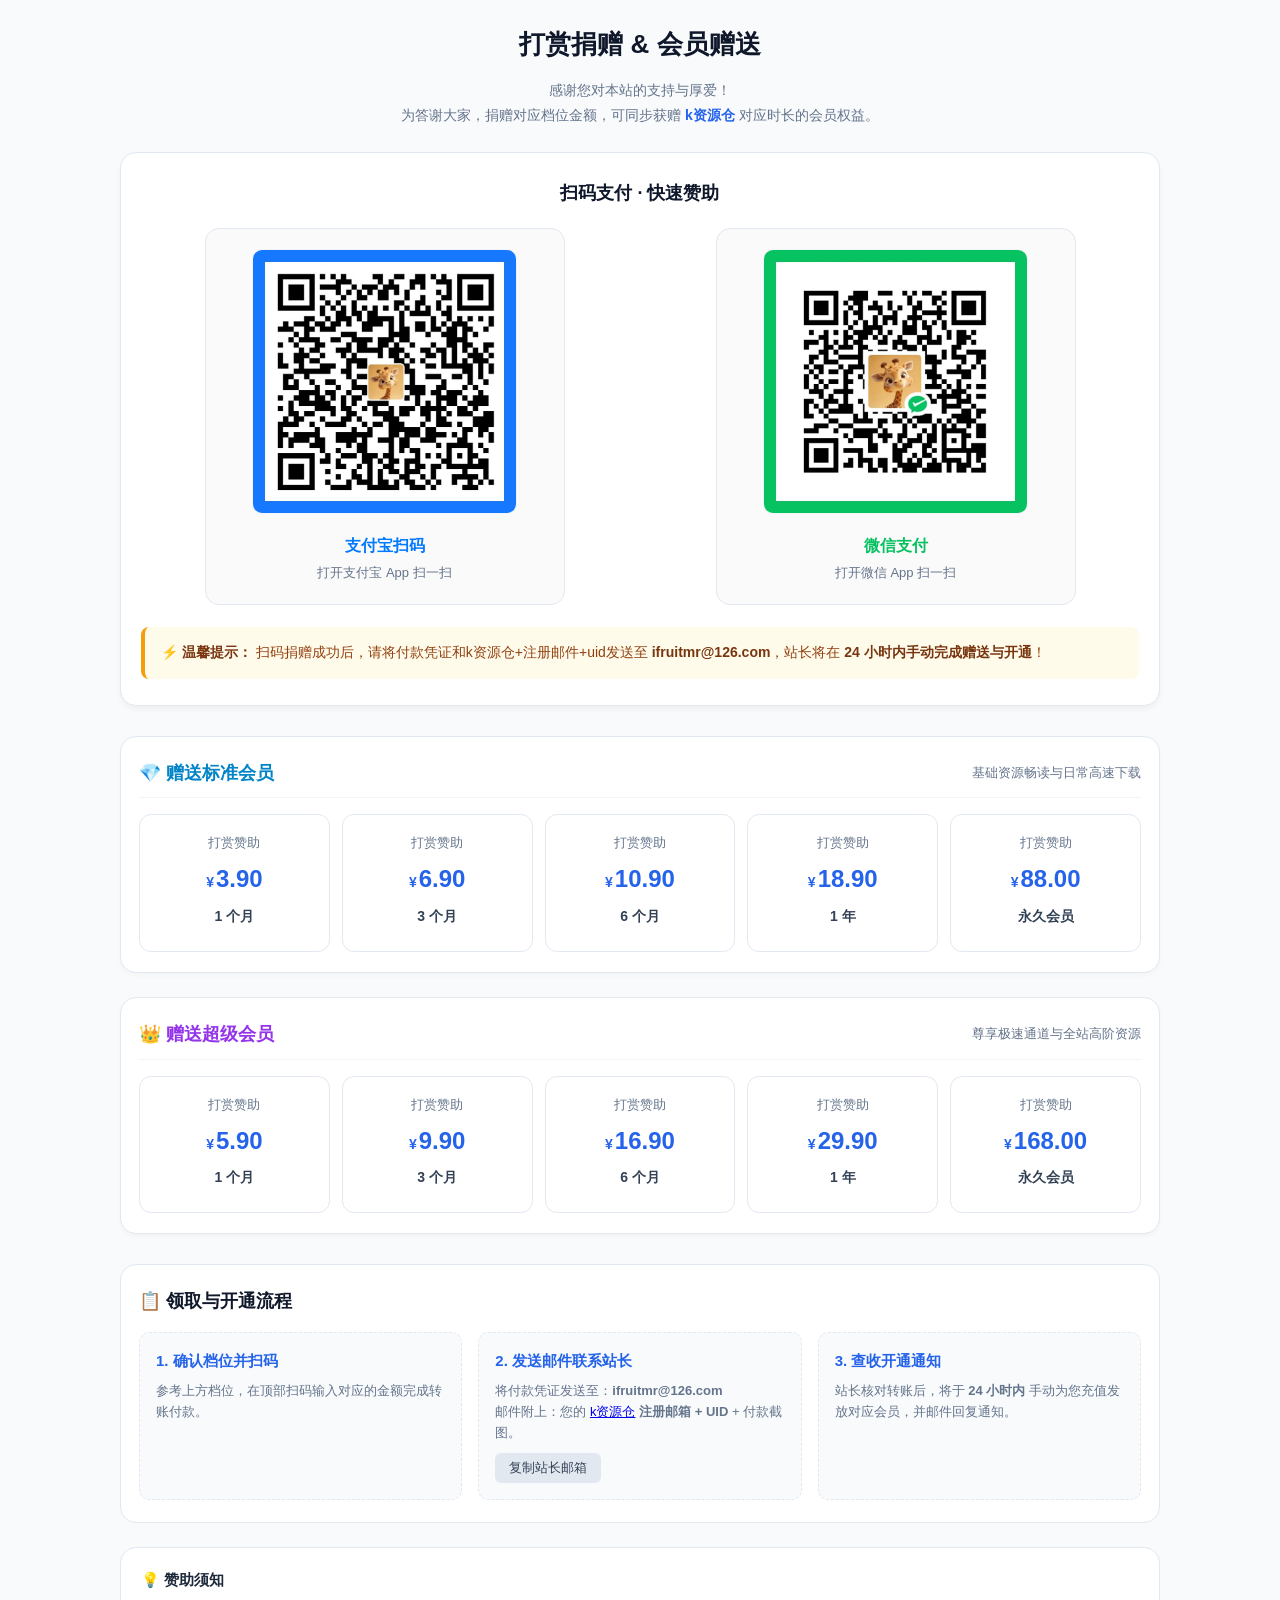
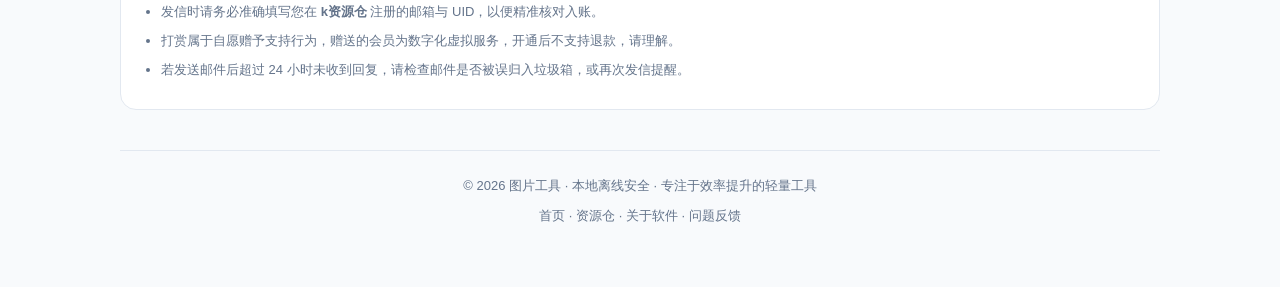
<file: docs/donate/index.html>
<!DOCTYPE html>
<html lang="zh-CN">
<head>
  <meta charset="UTF-8">
  <meta name="viewport" content="width=device-width, initial-scale=1.0, maximum-scale=5.0">
  <title>打赏捐赠 & 会员赠送</title>
  <!-- 引入外部样式 -->
  <link rel="stylesheet" href="./style.css">
</head>
<body>

  <div class="container">
    <!-- 头部区域：两排排版 -->
    <div class="header-section">
      <h1>打赏捐赠 & 会员赠送</h1>
      <div class="sub-line">感谢您对本站的支持与厚爱！</div>
      <div class="sub-line">
        为答谢大家，捐赠对应档位金额，可同步获赠 
        <a href="https://kzyc.de5.net/" target="_blank">k资源仓</a> 对应时长的会员权益。
      </div>
    </div>

    <!-- 第一屏：扫码支付卡片区 -->
    <div class="qr-card-section">
      <div class="section-title">扫码支付 · 快速赞助</div>
      <div class="qr-grid">
        <!-- 支付宝 -->
        <div class="qr-item alipay">
          <img src="../assets/004.webp" alt="支付宝付款码">
          <div class="pay-title">支付宝扫码</div>
          <div class="pay-desc">打开支付宝 App 扫一扫</div>
        </div>
        <!-- 微信 -->
        <div class="qr-item wechat">
          <img src="../assets/005.webp" alt="微信付款码">
          <div class="pay-title">微信支付</div>
          <div class="pay-desc">打开微信 App 扫一扫</div>
        </div>
      </div>

      <!-- 醒目提示条 -->
      <div class="notice-bar">
        ⚡ <strong>温馨提示：</strong> 扫码捐赠成功后，请将付款凭证和k资源仓+注册邮件+uid发送至 <strong>ifruitmr@126.com</strong>，站长将在 <strong>24 小时内手动完成赠送与开通</strong>！
      </div>
    </div>

    <!-- 会员两排排版区域 -->
    <div class="membership-wrapper">
      
      <!-- 第一排：💎 赠送标准会员 -->
      <div class="tier-group-section">
        <div class="tier-group-header">
          <div class="tier-group-title standard">💎 赠送标准会员</div>
          <div class="tier-group-subtitle">基础资源畅读与日常高速下载</div>
        </div>
        <div class="tier-grid">
          <div class="tier-card">
            <div class="desc">打赏赞助</div>
            <div class="price"><span class="symbol">¥</span>3.90</div>
            <div class="duration">1 个月</div>
          </div>
          <div class="tier-card">
            <div class="desc">打赏赞助</div>
            <div class="price"><span class="symbol">¥</span>6.90</div>
            <div class="duration">3 个月</div>
          </div>
          <div class="tier-card">
            <div class="desc">打赏赞助</div>
            <div class="price"><span class="symbol">¥</span>10.90</div>
            <div class="duration">6 个月</div>
          </div>
          <div class="tier-card">
            <div class="desc">打赏赞助</div>
            <div class="price"><span class="symbol">¥</span>18.90</div>
            <div class="duration">1 年</div>
          </div>
          <div class="tier-card">
            <div class="desc">打赏赞助</div>
            <div class="price"><span class="symbol">¥</span>88.00</div>
            <div class="duration">永久会员</div>
          </div>
        </div>
      </div>

      <!-- 第二排：👑 赠送超级会员 -->
      <div class="tier-group-section">
        <div class="tier-group-header">
          <div class="tier-group-title super">👑 赠送超级会员</div>
          <div class="tier-group-subtitle">尊享极速通道与全站高阶资源</div>
        </div>
        <div class="tier-grid">
          <div class="tier-card">
            <div class="desc">打赏赞助</div>
            <div class="price"><span class="symbol">¥</span>5.90</div>
            <div class="duration">1 个月</div>
          </div>
          <div class="tier-card">
            <div class="desc">打赏赞助</div>
            <div class="price"><span class="symbol">¥</span>9.90</div>
            <div class="duration">3 个月</div>
          </div>
          <div class="tier-card">
            <div class="desc">打赏赞助</div>
            <div class="price"><span class="symbol">¥</span>16.90</div>
            <div class="duration">6 个月</div>
          </div>
          <div class="tier-card">
            <div class="desc">打赏赞助</div>
            <div class="price"><span class="symbol">¥</span>29.90</div>
            <div class="duration">1 年</div>
          </div>
          <div class="tier-card">
            <div class="desc">打赏赞助</div>
            <div class="price"><span class="symbol">¥</span>168.00</div>
            <div class="duration">永久会员</div>
          </div>
        </div>
      </div>

    </div>

    <!-- 流程说明 -->
    <div class="steps-section">
      <div class="section-title" style="margin-bottom: 12px; text-align: left;">📋 领取与开通流程</div>
      <div class="step-list">
        <div class="step-box">
          <h4>1. 确认档位并扫码</h4>
          <p>参考上方档位，在顶部扫码输入对应的金额完成转账付款。</p>
        </div>
        <div class="step-box">
          <h4>2. 发送邮件联系站长</h4>
          <p>
            将付款凭证发送至：<strong>ifruitmr@126.com</strong><br>
            邮件附上：您的 <a href="https://kzyc.de5.net/" target="_blank">k资源仓</a> <strong>注册邮箱 + UID</strong> + 付款截图。
          </p>
          <button class="copy-email-btn" onclick="copyEmail()">复制站长邮箱</button>
        </div>
        <div class="step-box">
          <h4>3. 查收开通通知</h4>
          <p>站长核对转账后，将于 <strong>24 小时内</strong> 手动为您充值发放对应会员，并邮件回复通知。</p>
        </div>
      </div>
    </div>

    <!-- 须知 -->
    <div class="faq-section">
      <h3>💡 赞助须知</h3>
      <ul>
        <li>发信时请务必准确填写您在 <strong>k资源仓</strong> 注册的邮箱与 UID，以便精准核对入账。</li>
        <li>打赏属于自愿赠予支持行为，赠送的会员为数字化虚拟服务，开通后不支持退款，请理解。</li>
        <li>若发送邮件后超过 24 小时未收到回复，请检查邮件是否被误归入垃圾箱，或再次发信提醒。</li>
      </ul>
    </div>

    <!-- 底部版链与导航链接 -->
    <div class="custom-footer">
      <div>© 2026 图片工具 · 本地离线安全 · 专注于效率提升的轻量工具</div>
      <div style="margin-top: 8px;">
        <a href="https://imgto.de5.net/" target="_blank">首页</a> ·
        <a href="https://kzyc.de5.net/" target="_blank">资源仓</a> ·
        <a href="https://imgto.de5.net/" target="_blank">关于软件</a> ·
        <a href="https://imgto.de5.net/feedback/" target="_blank">问题反馈</a>
      </div>
    </div>

  </div>

  <script>
    function copyEmail() {
      navigator.clipboard.writeText('ifruitmr@126.com').then(() => {
        alert('邮箱已复制到剪贴板：ifruitmr@126.com');
      }).catch(() => {
        alert('请手动复制：ifruitmr@126.com');
      });
    }
  </script>
</body>
</html>
</file>
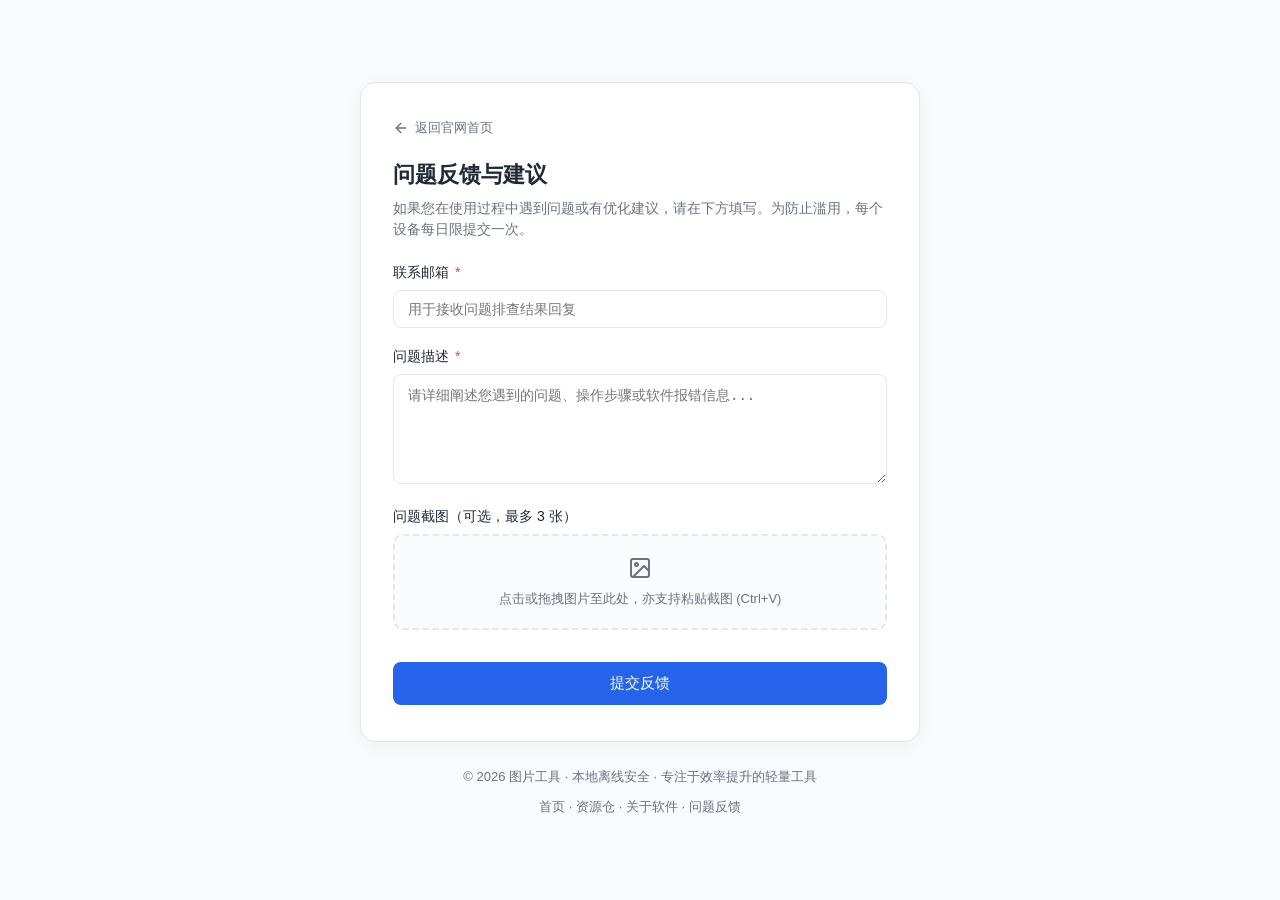
<file: docs/feedback/index.html>
<!DOCTYPE html>
<html lang="zh-CN">
<head>
  <meta charset="UTF-8" />
  <meta name="viewport" content="width=device-width, initial-scale=1.0" />
  <title>问题反馈 - 图片工具</title>
  <!-- 引入同目录下的独立样式文件 -->
  <link rel="stylesheet" href="./style.css" />
</head>
<body>

  <div class="feedback-card">
    <!-- 返回官网首页 -->
    <div class="back-nav">
      <a href="../" class="back-link">
        <svg width="16" height="16" viewBox="0 0 24 24" fill="none" stroke="currentColor" stroke-width="2" stroke-linecap="round" stroke-linejoin="round">
          <line x1="19" y1="12" x2="5" y2="12"></line>
          <polyline points="12 19 5 12 12 5"></polyline>
        </svg>
        返回官网首页
      </a>
    </div>

    <div class="header">
      <h1>问题反馈与建议</h1>
      <p>如果您在使用过程中遇到问题或有优化建议，请在下方填写。为防止滥用，每个设备每日限提交一次。</p>
    </div>

    <div id="statusAlert" class="alert"></div>

    <form id="feedbackForm">
      <div class="form-group">
        <label class="form-label" for="userEmail">联系邮箱 <span class="required">*</span></label>
        <input type="email" id="userEmail" class="form-control" placeholder="用于接收问题排查结果回复" required />
      </div>

      <div class="form-group">
        <label class="form-label" for="issueDesc">问题描述 <span class="required">*</span></label>
        <textarea id="issueDesc" class="form-control" placeholder="请详细阐述您遇到的问题、操作步骤或软件报错信息..." required></textarea>
      </div>

      <div class="form-group">
        <label class="form-label">问题截图（可选，最多 3 张）</label>
        <div class="upload-area" id="dropArea">
          <svg width="24" height="24" viewBox="0 0 24 24" fill="none" stroke="#6b7280" stroke-width="2" stroke-linecap="round" stroke-linejoin="round">
            <rect x="3" y="3" width="18" height="18" rx="2" ry="2"/>
            <circle cx="8.5" cy="8.5" r="1.5"/>
            <polyline points="21 15 16 10 5 21"/>
          </svg>
          <div class="upload-text">点击或拖拽图片至此处，亦支持粘贴截图 (Ctrl+V)</div>
          <input type="file" id="fileInput" accept="image/*" multiple style="display: none;" />
        </div>
        <div class="preview-list" id="previewList"></div>
      </div>

      <button type="submit" id="submitBtn" class="submit-btn">提交反馈</button>
    </form>
  </div>

  <!-- 底部版链与导航链接 -->
  <div class="custom-footer">
    <div>© 2026 图片工具 · 本地离线安全 · 专注于效率提升的轻量工具</div>
    <div style="margin-top: 8px;">
      <a href="https://imgto.de5.net/" target="_blank">首页</a> ·
      <a href="https://kzyc.de5.net/" target="_blank">资源仓</a> ·
      <a href="https://imgto.de5.net/" target="_blank">关于软件</a> ·
      <a href="https://imgto.de5.net/feedback/" target="_blank">问题反馈</a>
    </div>
  </div>

  <script>
    // 您的 Cloudflare Worker 接口地址
    const API_ENDPOINT = "https://imgto-feedback.lovefruitmr65.workers.dev";
    
    const LOCAL_STORAGE_KEY = "last_feedback_submit_ts";
    const submitBtn = document.getElementById("submitBtn");
    const alertBox = document.getElementById("statusAlert");
    const fileInput = document.getElementById("fileInput");
    const dropArea = document.getElementById("dropArea");
    const previewList = document.getElementById("previewList");

    let attachedImages = [];

    // 1. 本地检测 24 小时限额
    function checkDailyQuota() {
      const lastSubmit = localStorage.getItem(LOCAL_STORAGE_KEY);
      if (lastSubmit) {
        const diffHours = (Date.now() - parseInt(lastSubmit, 10)) / (1000 * 60 * 60);
        if (diffHours < 24) {
          const remainHours = Math.ceil(24 - diffHours);
          showAlert(`您今天已提交过一次反馈，请于 ${remainHours} 小时后再试。`, "error");
          submitBtn.disabled = true;
          return false;
        }
      }
      return true;
    }

    function showAlert(msg, type) {
      alertBox.textContent = msg;
      alertBox.className = "alert " + (type === "error" ? "alert-error" : "alert-success");
      alertBox.style.display = "block";
    }

    // 2. 拖拽、点击、粘贴上传
    dropArea.addEventListener("click", () => fileInput.click());
    fileInput.addEventListener("change", (e) => handleFiles(e.target.files));

    dropArea.addEventListener("dragover", (e) => { e.preventDefault(); dropArea.classList.add("dragover"); });
    dropArea.addEventListener("dragleave", () => dropArea.classList.remove("dragover"));
    dropArea.addEventListener("drop", (e) => {
      e.preventDefault();
      dropArea.classList.remove("dragover");
      handleFiles(e.dataTransfer.files);
    });

    window.addEventListener("paste", (e) => {
      const items = (e.clipboardData || e.originalEvent.clipboardData).items;
      for (let item of items) {
        if (item.type.indexOf("image") !== -1) {
          handleFiles([item.getAsFile()]);
        }
      }
    });

    function handleFiles(files) {
      if (attachedImages.length + files.length > 3) {
        alert("单次最多允许上传 3 张截图");
        return;
      }
      Array.from(files).forEach(file => {
        if (!file.type.startsWith("image/")) return;
        const reader = new FileReader();
        reader.onload = (e) => {
          attachedImages.push(e.target.result);
          renderPreviews();
        };
        reader.readAsDataURL(file);
      });
    }

    function renderPreviews() {
      previewList.innerHTML = "";
      attachedImages.forEach((src, idx) => {
        const item = document.createElement("div");
        item.className = "preview-item";
        item.innerHTML = `<img src="${src}" /><button type="button" class="remove-btn" onclick="removeImage(${idx})">×</button>`;
        previewList.appendChild(item);
      });
    }

    window.removeImage = function(index) {
      attachedImages.splice(index, 1);
      renderPreviews();
    };

    // 3. 表单提交
    document.getElementById("feedbackForm").addEventListener("submit", async (e) => {
      e.preventDefault();
      if (!checkDailyQuota()) return;

      const email = document.getElementById("userEmail").value.trim();
      const content = document.getElementById("issueDesc").value.trim();

      submitBtn.disabled = true;
      submitBtn.textContent = "提交中...";

      try {
        const resp = await fetch(API_ENDPOINT, {
          method: "POST",
          headers: { "Content-Type": "application/json" },
          body: JSON.stringify({
            email: email,
            content: content,
            images: attachedImages
          })
        });

        const resData = await resp.json();

        if (resp.ok && resData.success) {
          showAlert("反馈已成功送达，感谢您的支持！", "success");
          localStorage.setItem(LOCAL_STORAGE_KEY, Date.now().toString());
          submitBtn.textContent = "今日已提交";
        } else {
          showAlert(resData.message || "提交失败，请稍后重试", "error");
          submitBtn.disabled = false;
          submitBtn.textContent = "提交反馈";
        }
      } catch (err) {
        showAlert("网络异常，无法连接反馈服务器，请稍后再试", "error");
        submitBtn.disabled = false;
        submitBtn.textContent = "提交反馈";
      }
    });

    checkDailyQuota();
  </script>
</body>
</html>
</file>
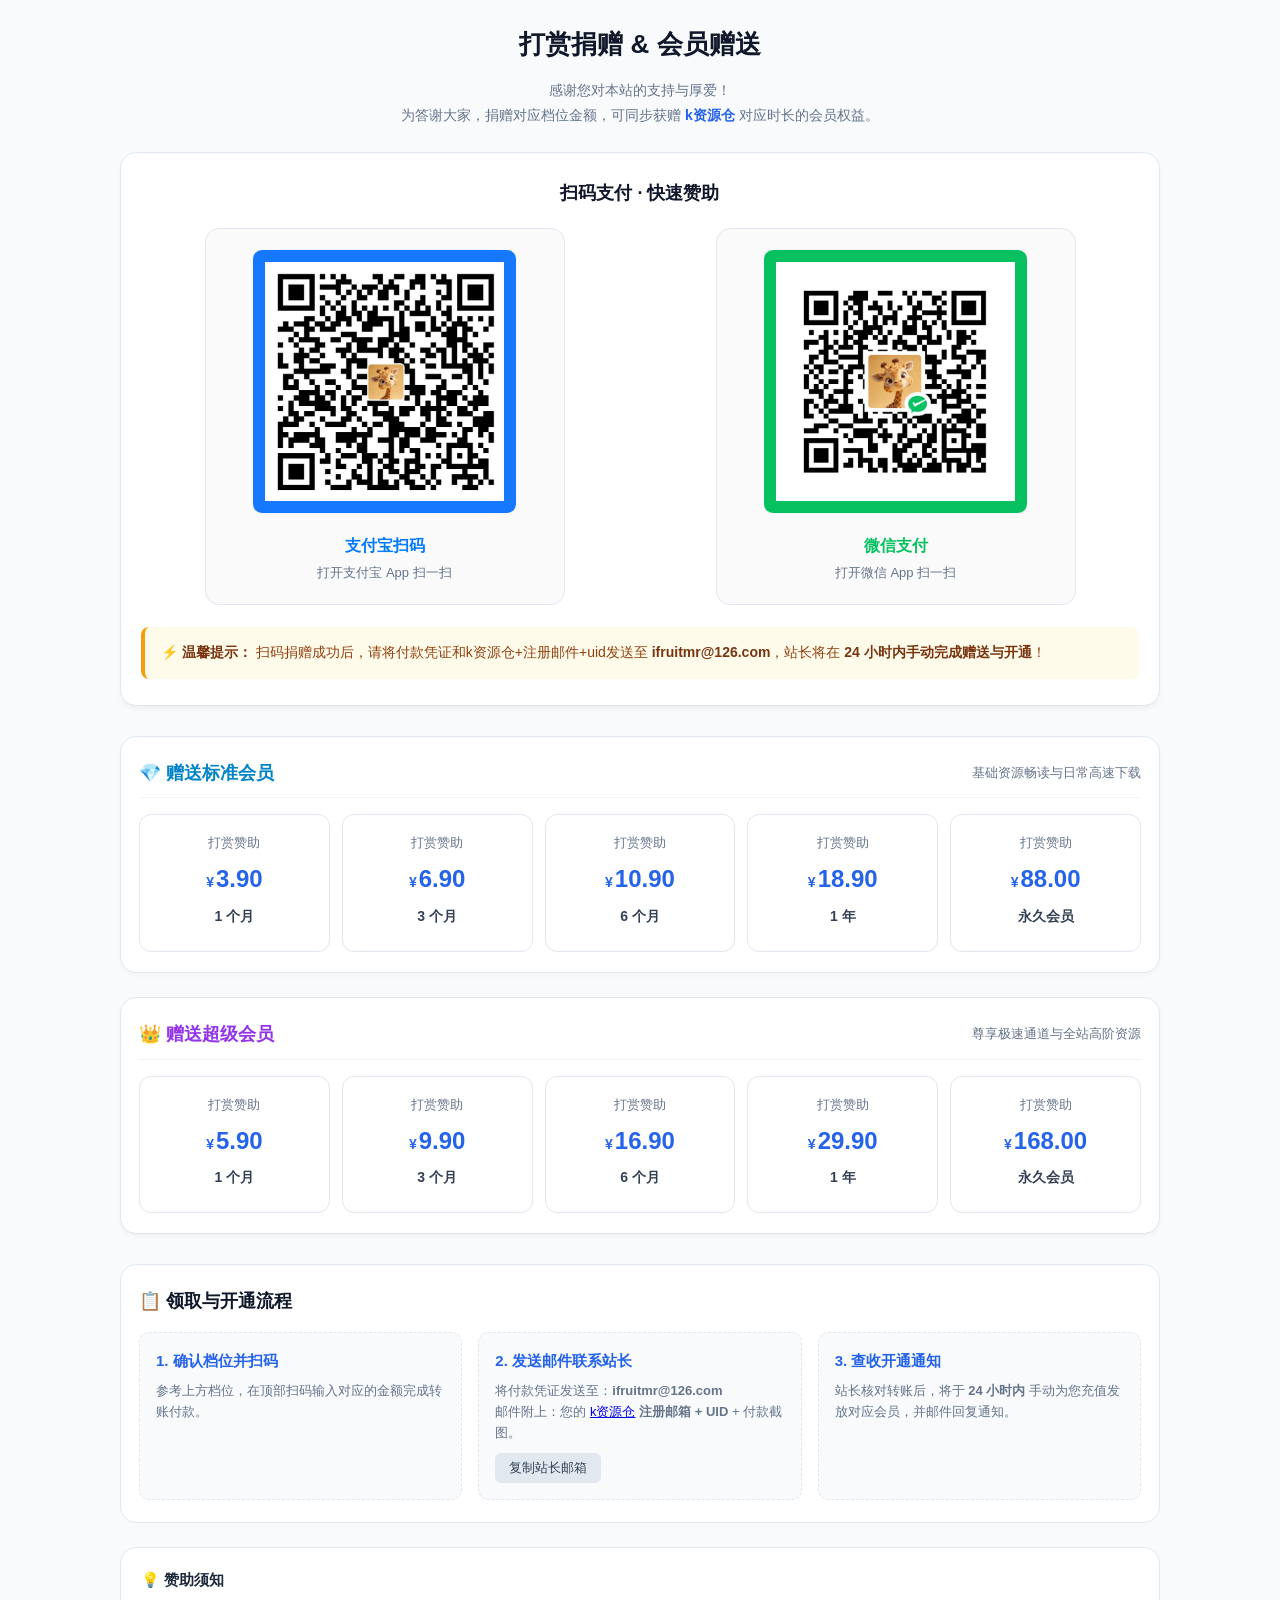
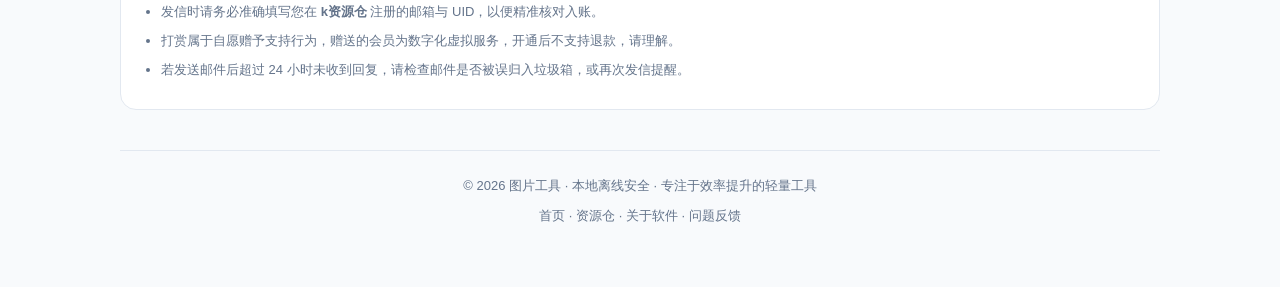
<file: site/donate/index.html>
<!DOCTYPE html>
<html lang="zh-CN">
<head>
  <meta charset="UTF-8">
  <meta name="viewport" content="width=device-width, initial-scale=1.0, maximum-scale=5.0">
  <title>打赏捐赠 & 会员赠送</title>
  <!-- 引入外部样式 -->
  <link rel="stylesheet" href="./style.css">
</head>
<body>

  <div class="container">
    <!-- 头部区域：两排排版 -->
    <div class="header-section">
      <h1>打赏捐赠 & 会员赠送</h1>
      <div class="sub-line">感谢您对本站的支持与厚爱！</div>
      <div class="sub-line">
        为答谢大家，捐赠对应档位金额，可同步获赠 
        <a href="https://kzyc.de5.net/" target="_blank">k资源仓</a> 对应时长的会员权益。
      </div>
    </div>

    <!-- 第一屏：扫码支付卡片区 -->
    <div class="qr-card-section">
      <div class="section-title">扫码支付 · 快速赞助</div>
      <div class="qr-grid">
        <!-- 支付宝 -->
        <div class="qr-item alipay">
          <img src="../assets/004.jpg" alt="支付宝付款码">
          <div class="pay-title">支付宝扫码</div>
          <div class="pay-desc">打开支付宝 App 扫一扫</div>
        </div>
        <!-- 微信 -->
        <div class="qr-item wechat">
          <img src="../assets/005.jpg" alt="微信付款码">
          <div class="pay-title">微信支付</div>
          <div class="pay-desc">打开微信 App 扫一扫</div>
        </div>
      </div>

      <!-- 醒目提示条 -->
      <div class="notice-bar">
        ⚡ <strong>温馨提示：</strong> 扫码捐赠成功后，请将付款凭证和k资源仓+注册邮件+uid发送至 <strong>ifruitmr@126.com</strong>，站长将在 <strong>24 小时内手动完成赠送与开通</strong>！
      </div>
    </div>

    <!-- 会员两排排版区域 -->
    <div class="membership-wrapper">
      
      <!-- 第一排：💎 赠送标准会员 -->
      <div class="tier-group-section">
        <div class="tier-group-header">
          <div class="tier-group-title standard">💎 赠送标准会员</div>
          <div class="tier-group-subtitle">基础资源畅读与日常高速下载</div>
        </div>
        <div class="tier-grid">
          <div class="tier-card">
            <div class="desc">打赏赞助</div>
            <div class="price"><span class="symbol">¥</span>3.90</div>
            <div class="duration">1 个月</div>
          </div>
          <div class="tier-card">
            <div class="desc">打赏赞助</div>
            <div class="price"><span class="symbol">¥</span>6.90</div>
            <div class="duration">3 个月</div>
          </div>
          <div class="tier-card">
            <div class="desc">打赏赞助</div>
            <div class="price"><span class="symbol">¥</span>10.90</div>
            <div class="duration">6 个月</div>
          </div>
          <div class="tier-card">
            <div class="desc">打赏赞助</div>
            <div class="price"><span class="symbol">¥</span>18.90</div>
            <div class="duration">1 年</div>
          </div>
          <div class="tier-card">
            <div class="desc">打赏赞助</div>
            <div class="price"><span class="symbol">¥</span>88.00</div>
            <div class="duration">永久会员</div>
          </div>
        </div>
      </div>

      <!-- 第二排：👑 赠送超级会员 -->
      <div class="tier-group-section">
        <div class="tier-group-header">
          <div class="tier-group-title super">👑 赠送超级会员</div>
          <div class="tier-group-subtitle">尊享极速通道与全站高阶资源</div>
        </div>
        <div class="tier-grid">
          <div class="tier-card">
            <div class="desc">打赏赞助</div>
            <div class="price"><span class="symbol">¥</span>5.90</div>
            <div class="duration">1 个月</div>
          </div>
          <div class="tier-card">
            <div class="desc">打赏赞助</div>
            <div class="price"><span class="symbol">¥</span>9.90</div>
            <div class="duration">3 个月</div>
          </div>
          <div class="tier-card">
            <div class="desc">打赏赞助</div>
            <div class="price"><span class="symbol">¥</span>16.90</div>
            <div class="duration">6 个月</div>
          </div>
          <div class="tier-card">
            <div class="desc">打赏赞助</div>
            <div class="price"><span class="symbol">¥</span>29.90</div>
            <div class="duration">1 年</div>
          </div>
          <div class="tier-card">
            <div class="desc">打赏赞助</div>
            <div class="price"><span class="symbol">¥</span>168.00</div>
            <div class="duration">永久会员</div>
          </div>
        </div>
      </div>

    </div>

    <!-- 流程说明 -->
    <div class="steps-section">
      <div class="section-title" style="margin-bottom: 12px; text-align: left;">📋 领取与开通流程</div>
      <div class="step-list">
        <div class="step-box">
          <h4>1. 确认档位并扫码</h4>
          <p>参考上方档位，在顶部扫码输入对应的金额完成转账付款。</p>
        </div>
        <div class="step-box">
          <h4>2. 发送邮件联系站长</h4>
          <p>
            将付款凭证发送至：<strong>ifruitmr@126.com</strong><br>
            邮件附上：您的 <a href="https://kzyc.de5.net/" target="_blank">k资源仓</a> <strong>注册邮箱 + UID</strong> + 付款截图。
          </p>
          <button class="copy-email-btn" onclick="copyEmail()">复制站长邮箱</button>
        </div>
        <div class="step-box">
          <h4>3. 查收开通通知</h4>
          <p>站长核对转账后，将于 <strong>24 小时内</strong> 手动为您充值发放对应会员，并邮件回复通知。</p>
        </div>
      </div>
    </div>

    <!-- 须知 -->
    <div class="faq-section">
      <h3>💡 赞助须知</h3>
      <ul>
        <li>发信时请务必准确填写您在 <strong>k资源仓</strong> 注册的邮箱与 UID，以便精准核对入账。</li>
        <li>打赏属于自愿赠予支持行为，赠送的会员为数字化虚拟服务，开通后不支持退款，请理解。</li>
        <li>若发送邮件后超过 24 小时未收到回复，请检查邮件是否被误归入垃圾箱，或再次发信提醒。</li>
      </ul>
    </div>

    <!-- 底部版链与导航链接 -->
    <div class="custom-footer">
      <div>© 2026 图片工具 · 本地离线安全 · 专注于效率提升的轻量工具</div>
      <div style="margin-top: 8px;">
        <a href="../">首页</a> ·
        <a href="https://kzyc.de5.net/" target="_blank">资源仓</a> ·
        <a href="https://imgto.de5.net/" target="_blank">关于软件</a> ·
        <a href="https://imgto.de5.net/feedback/">问题反馈</a>
      </div>
    </div>

  </div>

  <script>
    function copyEmail() {
      navigator.clipboard.writeText('ifruitmr@126.com').then(() => {
        alert('邮箱已复制到剪贴板：ifruitmr@126.com');
      }).catch(() => {
        alert('请手动复制：ifruitmr@126.com');
      });
    }
  </script>
</body>
</html>
</file>
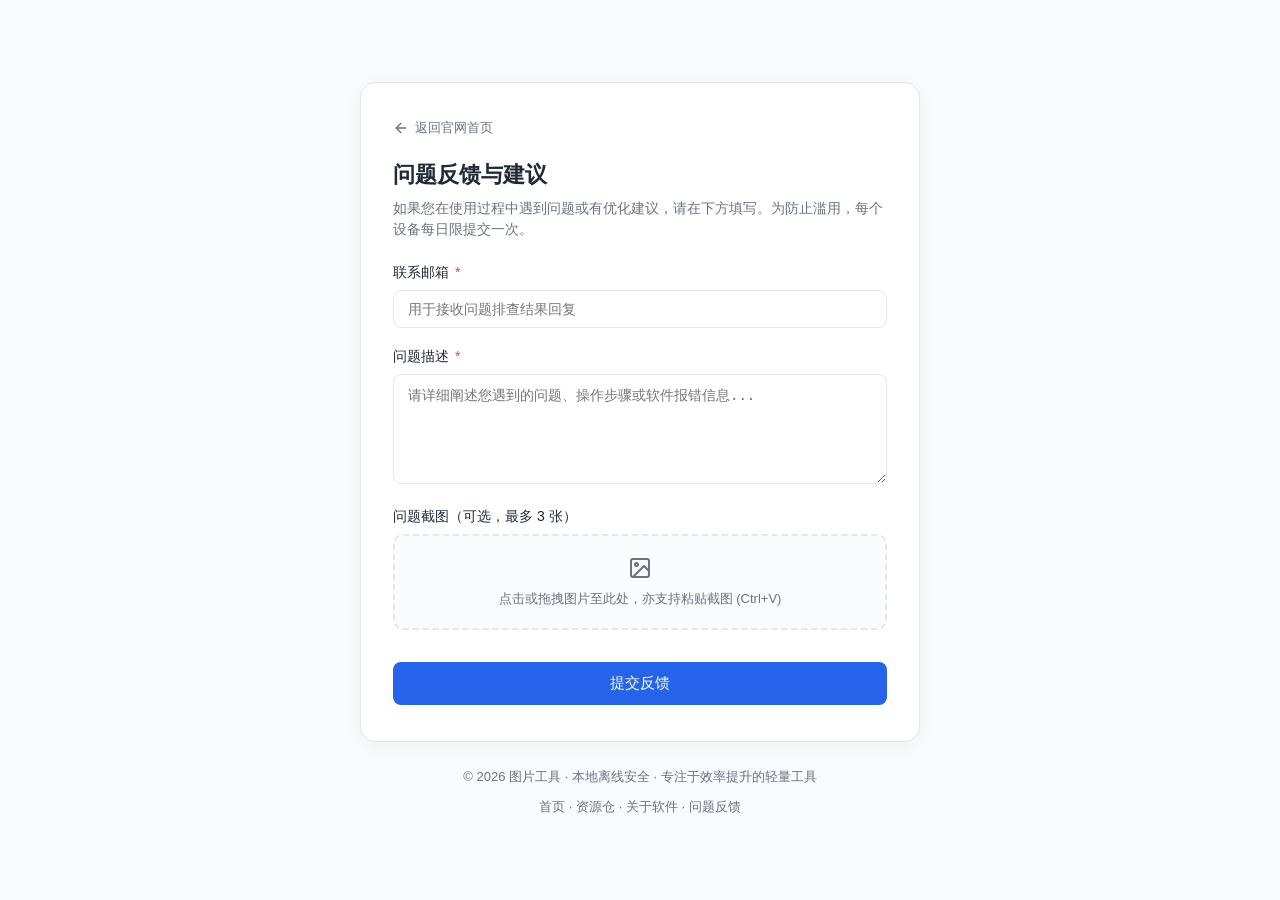
<file: site/feedback/index.html>
<!DOCTYPE html>
<html lang="zh-CN">
<head>
  <meta charset="UTF-8" />
  <meta name="viewport" content="width=device-width, initial-scale=1.0" />
  <title>问题反馈 - 图片转换</title>
  <!-- 引入同目录下的独立样式文件 -->
  <link rel="stylesheet" href="./style.css" />
</head>
<body>

  <div class="feedback-card">
    <!-- 返回官网首页 -->
    <div class="back-nav">
      <a href="../" class="back-link">
        <svg width="16" height="16" viewBox="0 0 24 24" fill="none" stroke="currentColor" stroke-width="2" stroke-linecap="round" stroke-linejoin="round">
          <line x1="19" y1="12" x2="5" y2="12"></line>
          <polyline points="12 19 5 12 12 5"></polyline>
        </svg>
        返回官网首页
      </a>
    </div>

    <div class="header">
      <h1>问题反馈与建议</h1>
      <p>如果您在使用过程中遇到问题或有优化建议，请在下方填写。为防止滥用，每个设备每日限提交一次。</p>
    </div>

    <div id="statusAlert" class="alert"></div>

    <form id="feedbackForm">
      <div class="form-group">
        <label class="form-label" for="userEmail">联系邮箱 <span class="required">*</span></label>
        <input type="email" id="userEmail" class="form-control" placeholder="用于接收问题排查结果回复" required />
      </div>

      <div class="form-group">
        <label class="form-label" for="issueDesc">问题描述 <span class="required">*</span></label>
        <textarea id="issueDesc" class="form-control" placeholder="请详细阐述您遇到的问题、操作步骤或软件报错信息..." required></textarea>
      </div>

      <div class="form-group">
        <label class="form-label">问题截图（可选，最多 3 张）</label>
        <div class="upload-area" id="dropArea">
          <svg width="24" height="24" viewBox="0 0 24 24" fill="none" stroke="#6b7280" stroke-width="2" stroke-linecap="round" stroke-linejoin="round">
            <rect x="3" y="3" width="18" height="18" rx="2" ry="2"/>
            <circle cx="8.5" cy="8.5" r="1.5"/>
            <polyline points="21 15 16 10 5 21"/>
          </svg>
          <div class="upload-text">点击或拖拽图片至此处，亦支持粘贴截图 (Ctrl+V)</div>
          <input type="file" id="fileInput" accept="image/*" multiple style="display: none;" />
        </div>
        <div class="preview-list" id="previewList"></div>
      </div>

      <button type="submit" id="submitBtn" class="submit-btn">提交反馈</button>
    </form>
  </div>

  <!-- 底部版链与导航链接 -->
  <div class="custom-footer">
    <div>© 2026 图片工具 · 本地离线安全 · 专注于效率提升的轻量工具</div>
    <div style="margin-top: 8px;">
      <a href="../">首页</a> ·
      <a href="https://kzyc.de5.net/" target="_blank">资源仓</a> ·
      <a href="https://imgto.de5.net/" target="_blank">关于软件</a> ·
      <a href="https://imgto.de5.net/feedback/">问题反馈</a>
    </div>
  </div>

  <script>
    // 您的 Cloudflare Worker 接口地址
    const API_ENDPOINT = "https://imgto-feedback.lovefruitmr65.workers.dev";
    
    const LOCAL_STORAGE_KEY = "last_feedback_submit_ts";
    const submitBtn = document.getElementById("submitBtn");
    const alertBox = document.getElementById("statusAlert");
    const fileInput = document.getElementById("fileInput");
    const dropArea = document.getElementById("dropArea");
    const previewList = document.getElementById("previewList");

    let attachedImages = [];

    // 1. 本地检测 24 小时限额
    function checkDailyQuota() {
      const lastSubmit = localStorage.getItem(LOCAL_STORAGE_KEY);
      if (lastSubmit) {
        const diffHours = (Date.now() - parseInt(lastSubmit, 10)) / (1000 * 60 * 60);
        if (diffHours < 24) {
          const remainHours = Math.ceil(24 - diffHours);
          showAlert(`您今天已提交过一次反馈，请于 ${remainHours} 小时后再试。`, "error");
          submitBtn.disabled = true;
          return false;
        }
      }
      return true;
    }

    function showAlert(msg, type) {
      alertBox.textContent = msg;
      alertBox.className = "alert " + (type === "error" ? "alert-error" : "alert-success");
      alertBox.style.display = "block";
    }

    // 2. 拖拽、点击、粘贴上传
    dropArea.addEventListener("click", () => fileInput.click());
    fileInput.addEventListener("change", (e) => handleFiles(e.target.files));

    dropArea.addEventListener("dragover", (e) => { e.preventDefault(); dropArea.classList.add("dragover"); });
    dropArea.addEventListener("dragleave", () => dropArea.classList.remove("dragover"));
    dropArea.addEventListener("drop", (e) => {
      e.preventDefault();
      dropArea.classList.remove("dragover");
      handleFiles(e.dataTransfer.files);
    });

    window.addEventListener("paste", (e) => {
      const items = (e.clipboardData || e.originalEvent.clipboardData).items;
      for (let item of items) {
        if (item.type.indexOf("image") !== -1) {
          handleFiles([item.getAsFile()]);
        }
      }
    });

    function handleFiles(files) {
      if (attachedImages.length + files.length > 3) {
        alert("单次最多允许上传 3 张截图");
        return;
      }
      Array.from(files).forEach(file => {
        if (!file.type.startsWith("image/")) return;
        const reader = new FileReader();
        reader.onload = (e) => {
          attachedImages.push(e.target.result);
          renderPreviews();
        };
        reader.readAsDataURL(file);
      });
    }

    function renderPreviews() {
      previewList.innerHTML = "";
      attachedImages.forEach((src, idx) => {
        const item = document.createElement("div");
        item.className = "preview-item";
        item.innerHTML = `<img src="${src}" /><button type="button" class="remove-btn" onclick="removeImage(${idx})">×</button>`;
        previewList.appendChild(item);
      });
    }

    window.removeImage = function(index) {
      attachedImages.splice(index, 1);
      renderPreviews();
    };

    // 3. 表单提交
    document.getElementById("feedbackForm").addEventListener("submit", async (e) => {
      e.preventDefault();
      if (!checkDailyQuota()) return;

      const email = document.getElementById("userEmail").value.trim();
      const content = document.getElementById("issueDesc").value.trim();

      submitBtn.disabled = true;
      submitBtn.textContent = "提交中...";

      try {
        const resp = await fetch(API_ENDPOINT, {
          method: "POST",
          headers: { "Content-Type": "application/json" },
          body: JSON.stringify({
            email: email,
            content: content,
            images: attachedImages
          })
        });

        const resData = await resp.json();

        if (resp.ok && resData.success) {
          showAlert("反馈已成功送达，感谢您的支持！", "success");
          localStorage.setItem(LOCAL_STORAGE_KEY, Date.now().toString());
          submitBtn.textContent = "今日已提交";
        } else {
          showAlert(resData.message || "提交失败，请稍后重试", "error");
          submitBtn.disabled = false;
          submitBtn.textContent = "提交反馈";
        }
      } catch (err) {
        showAlert("网络异常，无法连接反馈服务器，请稍后再试", "error");
        submitBtn.disabled = false;
        submitBtn.textContent = "提交反馈";
      }
    });

    checkDailyQuota();
  </script>
</body>
</html>
</file>
<file: stylesheets/extra.css>
/* ================= 彻底修复：Logo 图标与“图片转换”文字绝对垂直居中 ================= */
.md-header__inner {
  display: flex !important;
  align-items: center !important;
  min-height: 64px !important;
}

/* 1. 图标容器：高度固定 48px，自身完全居中 */
.md-header__button.md-logo {
  display: flex !important;
  align-items: center !important;
  justify-content: center !important;
  height: 48px !important;
  margin: 0 !important;
  padding: 0 !important;
  line-height: 0 !important;
}

.md-header__button.md-logo img,
.md-header__button.md-logo svg {
  display: block !important;
  height: 48px !important;
  width: 48px !important;
  object-fit: contain !important;
  border-radius: 10px !important;
  margin: 0 !important;
}

/* 2. 标题容器：高度与图标完全一致（48px），内部元素全部强力垂直居中 */
.md-header__title {
  display: flex !important;
  align-items: center !important;
  height: 48px !important;
  margin-left: 8px !important; /* 与图标保持紧凑微距 */
  padding: 0 !important;
  line-height: 1 !important;
}

.md-header__ellipsis {
  display: flex !important;
  align-items: center !important;
  height: 48px !important;
  overflow: visible !important;
  line-height: 1 !important;
}

/* 3. 关键点：解除原生定位，使其严格跟随 flexbox 居中对齐，杜绝文字下沉 */
.md-header__topic {
  position: static !important;
  display: flex !important;
  align-items: center !important;
  height: 48px !important;
  line-height: 1 !important;
  top: auto !important;
}

.md-header__topic:first-child .md-ellipsis {
  display: inline-flex !important;
  align-items: center !important;
  font-size: 24px !important;
  font-weight: 900 !important;
  line-height: 1 !important;
  letter-spacing: -0.3px !important;
  color: #1e293b !important;
  /* 消除汉字自带的基线偏移 */
  transform: translateY(-1px);
}

[data-md-color-scheme="slate"] .md-header__topic:first-child .md-ellipsis {
  color: #f8fafc !important;
}

/* ==========================================================================
   图片转换 (imgto.de5.net) 专用定制样式库 - V6 (解决吸顶固定 + 完美排版)
   ========================================================================== */

/* 0. 全局平滑滚动，绝不能在 html, body 上加 overflow-x: hidden，否则破坏 sticky */
html {
  scroll-behavior: smooth;
  scroll-padding-top: 68px; /* 避让吸顶导航栏高度 */
}
body {
  margin: 0;
}

/* ================= 核心：永久吸顶固定顶部导航栏 ================= */
.md-header,
.md-header[data-md-state="hidden"],
.md-header[data-md-state="shadow"] {
  position: sticky !important;
  top: 0 !important;
  left: 0 !important;
  width: 100% !important;
  z-index: 999 !important;
  transform: none !important; /* 阻止任何滚动隐藏动画 */
  background-color: #ffffff !important;
  color: #1e293b !important;
  box-shadow: 0 1px 4px rgba(0, 0, 0, 0.05) !important;
  border-bottom: 1px solid rgba(0, 0, 0, 0.06);
}

.md-header__inner {
  display: flex !important;
  align-items: center !important;
}

.md-header__title {
  display: flex !important;
  align-items: center !important;
  color: #1e293b !important;
  font-weight: 700;
  flex: 1 1 auto !important;
}

[data-md-color-scheme="slate"] .md-header {
  background-color: #0f172a !important;
  color: #f8fafc !important;
  border-bottom: 1px solid rgba(255, 255, 255, 0.08);
}
[data-md-color-scheme="slate"] .md-header__title {
  color: #f8fafc !important;
}
.md-search {
  display: none !important;
}

/* 锁定“图片转换”标题 */
.md-header__topic {
  transform: none !important;
  opacity: 1 !important;
  visibility: visible !important;
}
.md-header__topic:nth-child(2),
.md-header__topic[data-md-component="header-topic"],
.md-header__title[data-md-state="active"] .md-header__topic:nth-child(2) {
  display: none !important;
  visibility: hidden !important;
  opacity: 0 !important;
}
.md-header__title[data-md-state="active"] .md-header__topic:first-child {
  transform: none !important;
  opacity: 1 !important;
  visibility: visible !important;
}

/* 顶栏导航锚点链接 */
.custom-nav-links {
  display: inline-flex;
  align-items: center;
  gap: 20px;
  margin-left: 24px;
}
.custom-nav-item {
  color: #475569 !important;
  font-size: 14.5px;
  font-weight: 500;
  text-decoration: none !important;
  transition: color 0.2s ease;
  white-space: nowrap;
}
.custom-nav-item:hover {
  color: #2563eb !important;
}
[data-md-color-scheme="slate"] .custom-nav-item {
  color: #94a3b8 !important;
}
[data-md-color-scheme="slate"] .custom-nav-item:hover {
  color: #60a5fa !important;
}

/* 打赏作者胶囊按钮 */
.donate-btn-header {
  display: inline-flex;
  align-items: center;
  justify-content: center;
  gap: 6px;
  background: linear-gradient(135deg, #ff7a45 0%, #ff5722 100%);
  color: #ffffff !important;
  font-size: 13.5px;
  font-weight: 700;
  padding: 6px 16px;
  border-radius: 9999px;
  text-decoration: none !important;
  box-shadow: 0 2px 8px rgba(255, 87, 34, 0.25);
  margin-right: 10px;
  transition: transform 0.2s ease, box-shadow 0.2s ease, opacity 0.2s ease;
  white-space: nowrap;
  flex-shrink: 0;
}
.donate-btn-header:hover {
  transform: translateY(-1px);
  box-shadow: 0 4px 14px rgba(255, 87, 34, 0.4);
  opacity: 0.95;
}
.donate-icon {
  font-size: 14px;
  line-height: 1;
}

/* 1. MkDocs 基础排版重置 */
.md-content__inner {
  margin: 0 !important;
  padding: 0 !important;
  max-width: 100% !important;
}

/* 将防横向溢出限制在内容容器上，不干扰顶栏吸顶 */
.landing-wrap {
  font-family: -apple-system, BlinkMacSystemFont, "Segoe UI", Roboto, "PingFang SC", "Hiragino Sans GB", "Microsoft YaHei", sans-serif;
  color: var(--md-default-fg-color, #1e293b);
  line-height: 1.6;
  max-width: 1180px;
  margin: 0 auto;
  padding: 24px 20px 80px;
  box-sizing: border-box;
  overflow-x: hidden;
  width: 100%;
}

/* 2. 徽章胶囊 */
.badge-group {
  display: flex;
  flex-wrap: wrap;
  justify-content: center;
  gap: 10px;
  margin-bottom: 24px;
}
.badge-item {
  display: inline-flex;
  align-items: center;
  gap: 6px;
  padding: 6px 14px;
  border-radius: 9999px;
  font-size: 13px;
  font-weight: 600;
  background: rgba(37, 99, 235, 0.08);
  color: #2563eb;
  border: 1px solid rgba(37, 99, 235, 0.2);
}
[data-md-color-scheme="slate"] .badge-item {
  background: rgba(59, 130, 246, 0.15);
  color: #60a5fa;
  border-color: rgba(96, 165, 250, 0.3);
}

/* 3. Hero 区域：超粗渐变居中大标题 */
.hero-screen {
  text-align: center;
  padding: 20px 0 50px;
}
.hero-title {
  font-family: "PingFang SC", "Microsoft YaHei", -apple-system, BlinkMacSystemFont, "Segoe UI", sans-serif;
  font-size: clamp(28px, 5.2vw, 54px);
  font-weight: 900 !important;
  line-height: 1.28;
  letter-spacing: -0.5px;
  text-align: center !important;
  margin: 0 auto 20px !important;
  max-width: 920px;
  background: linear-gradient(135deg, #1d4ed8 0%, #2563eb 42%, #06b6d4 100%);
  -webkit-background-clip: text;
  -webkit-text-fill-color: transparent;
  -webkit-text-stroke: 0.5px transparent;
  display: block;
}
[data-md-color-scheme="slate"] .hero-title {
  background: linear-gradient(135deg, #60a5fa 0%, #38bdf8 45%, #2dd4bf 100%);
  -webkit-background-clip: text;
  -webkit-text-fill-color: transparent;
}
.hero-desc {
  font-size: clamp(14px, 2.2vw, 17px);
  color: var(--md-default-fg-color--light, #64748b);
  max-width: 680px;
  margin: 0 auto 36px;
  text-align: center;
}

/* 4. 双端下载卡片 */
.download-grid {
  display: grid;
  grid-template-columns: repeat(auto-fit, minmax(280px, 1fr));
  gap: 20px;
  max-width: 720px;
  margin: 0 auto 40px;
}
.dl-card {
  background: var(--md-default-bg-color, #ffffff);
  border: 1px solid var(--md-default-fg-color--lightest, rgba(0, 0, 0, 0.08));
  border-radius: 16px;
  padding: 24px;
  text-align: left;
  box-shadow: 0 4px 20px rgba(0, 0, 0, 0.03);
  display: flex;
  flex-direction: column;
  justify-content: space-between;
  transition: transform 0.2s ease, box-shadow 0.2s ease, border-color 0.2s ease;
}
.dl-card:hover {
  transform: translateY(-3px);
  box-shadow: 0 12px 30px rgba(37, 99, 235, 0.1);
  border-color: #2563eb;
}
.dl-card-header {
  display: flex;
  align-items: center;
  gap: 12px;
  margin-bottom: 12px;
}
.dl-icon { font-size: 30px; line-height: 1; }
.dl-card-title { font-size: 18px; font-weight: 700; margin: 0; }
.dl-tag-blue { font-size: 12px; color: #2563eb; font-weight: 600; }
.dl-tag-green { font-size: 12px; color: #0d9488; font-weight: 600; }
.dl-card-meta {
  font-size: 13px;
  color: var(--md-default-fg-color--lighter, #94a3b8);
  margin-bottom: 20px;
  line-height: 1.6;
}
.dl-btn {
  display: block;
  text-align: center;
  background: #2563eb;
  color: #ffffff !important;
  font-weight: 600;
  padding: 12px 18px;
  border-radius: 10px;
  text-decoration: none !important;
  transition: background 0.2s ease;
}
.dl-btn:hover { background: #1d4ed8; }
.dl-btn-green { background: #0f766e; }
.dl-btn-green:hover { background: #115e59; }

/* 5. 通用分屏区块 */
.section-block {
  padding: clamp(48px, 8vw, 80px) 0;
  border-bottom: 1px solid var(--md-default-fg-color--lightest, rgba(0, 0, 0, 0.06));
}
.section-header {
  text-align: center;
  max-width: 680px;
  margin: 0 auto 42px;
}
.section-tag {
  font-size: 13px;
  font-weight: 700;
  text-transform: uppercase;
  letter-spacing: 1px;
  color: #2563eb;
  margin-bottom: 8px;
}
.section-title {
  font-size: clamp(22px, 4vw, 32px);
  font-weight: 800;
  margin: 0 0 12px;
  letter-spacing: -0.5px;
}
.section-subtitle {
  font-size: clamp(13.5px, 2vw, 16px);
  color: var(--md-default-fg-color--light, #64748b);
  margin: 0;
}

/* 6. 电脑端与手机端专屏布局 */
.device-showcase-grid {
  display: grid;
  grid-template-columns: 1.4fr 1fr;
  gap: 40px;
  align-items: center;
}
.device-showcase-grid.reverse {
  grid-template-columns: 1fr 1.4fr;
}
.pc-window-box {
  background: var(--md-default-bg-color, #ffffff);
  border: 1px solid var(--md-default-fg-color--lightest, rgba(0, 0, 0, 0.08));
  border-radius: 14px;
  overflow: hidden;
  box-shadow: 0 18px 45px rgba(0, 0, 0, 0.08);
  width: 100%;
}
.pc-window-header {
  display: flex;
  align-items: center;
  gap: 8px;
  padding: 12px 16px;
  background: rgba(0, 0, 0, 0.02);
  border-bottom: 1px solid var(--md-default-fg-color--lightest, rgba(0, 0, 0, 0.06));
}
.w-dot { width: 11px; height: 11px; border-radius: 50%; display: inline-block; }
.w-dot-red { background: #ef4444; }
.w-dot-yellow { background: #f59e0b; }
.w-dot-green { background: #10b981; }
.pc-window-img { width: 100%; height: auto; display: block; }

.phone-mockup-wrap {
  display: flex;
  justify-content: center;
  width: 100%;
}
.phone-mockup {
  width: 100%;
  max-width: 320px;
  background: #0f172a;
  padding: 10px;
  border-radius: 36px;
  box-shadow: 0 20px 50px rgba(0, 0, 0, 0.14);
  box-sizing: border-box;
}
.phone-screen {
  border-radius: 26px;
  overflow: hidden;
  background: #ffffff;
}
.phone-img { width: 100%; height: auto; display: block; }

.device-feature-list { display: flex; flex-direction: column; gap: 20px; }
.device-feature-item { display: flex; gap: 16px; align-items: flex-start; }
.device-feature-icon {
  width: 44px;
  height: 44px;
  border-radius: 12px;
  background: rgba(37, 99, 235, 0.08);
  display: flex;
  align-items: center;
  justify-content: center;
  font-size: 20px;
  flex-shrink: 0;
}
[data-md-color-scheme="slate"] .device-feature-icon {
  background: rgba(59, 130, 246, 0.15);
}
.device-feature-text h4 { font-size: 17px; font-weight: 700; margin: 0 0 6px; }
.device-feature-text p {
  font-size: 14px;
  color: var(--md-default-fg-color--light, #64748b);
  margin: 0;
  line-height: 1.6;
}

/* 7. Bento 四宫格 */
.card-grid-4 { display: grid; grid-template-columns: repeat(auto-fit, minmax(240px, 1fr)); gap: 20px; }
.feature-box {
  background: var(--md-default-bg-color, #ffffff);
  border: 1px solid var(--md-default-fg-color--lightest, rgba(0, 0, 0, 0.08));
  border-radius: 14px;
  padding: 26px 22px;
  transition: border-color 0.2s ease, transform 0.2s ease;
}
.feature-box:hover { border-color: #2563eb; transform: translateY(-2px); }
.feature-icon-badge {
  width: 46px;
  height: 46px;
  border-radius: 12px;
  background: rgba(37, 99, 235, 0.08);
  display: flex;
  align-items: center;
  justify-content: center;
  font-size: 22px;
  margin-bottom: 16px;
}
.feature-box h4 { font-size: 18px; font-weight: 700; margin: 0 0 10px; }
.feature-box p {
  font-size: 14px;
  color: var(--md-default-fg-color--light, #64748b);
  margin: 0;
  line-height: 1.65;
}

/* 8. FAQ 手风琴 */
.faq-wrap { max-width: 820px; margin: 0 auto; }
.faq-item {
  border: 1px solid var(--md-default-fg-color--lightest, rgba(0, 0, 0, 0.08));
  border-radius: 12px;
  margin-bottom: 14px;
  background: var(--md-default-bg-color, #ffffff);
  overflow: hidden;
}
.faq-item summary {
  padding: 18px 20px;
  font-weight: 600;
  font-size: 16px;
  cursor: pointer;
  list-style: none;
  display: flex;
  justify-content: space-between;
  align-items: center;
}
.faq-item summary::-webkit-details-marker { display: none; }
.faq-item summary::after { content: "+"; font-size: 20px; font-weight: 400; color: #94a3b8; }
.faq-item[open] summary::after { content: "−"; }
.faq-answer {
  padding: 0 20px 20px;
  font-size: 14px;
  color: var(--md-default-fg-color--light, #64748b);
  line-height: 1.7;
}

/* 9. 纯净时间线与更新记录 */
.changelog-section {
  padding: 70px 0 40px;
}
.changelog-timeline {
  position: relative;
  max-width: 860px;
  margin: 0 auto;
  padding-left: 36px;
}
.changelog-timeline::before {
  content: "";
  position: absolute;
  top: 12px;
  bottom: 0px;
  left: 9px;
  width: 2.5px;
  background: #3b82f6;
}
.timeline-item {
  position: relative;
  margin-bottom: 32px;
}
.timeline-node {
  position: absolute;
  left: -36px;
  top: 4px;
  width: 14px;
  height: 14px;
  border-radius: 50%;
  background: #2563eb;
  border: 2.5px solid #ffffff;
  box-shadow: 0 0 0 2px #2563eb;
}
[data-md-color-scheme="slate"] .timeline-node {
  border-color: #0f172a;
}
.timeline-header {
  margin-bottom: 12px;
}
.timeline-version-title {
  font-size: 19px;
  font-weight: 800;
  color: #2563eb;
  margin: 0 0 4px;
}
[data-md-color-scheme="slate"] .timeline-version-title {
  color: #60a5fa;
}
.timeline-date {
  font-size: 13px;
  color: #94a3b8;
}

.timeline-content-list {
  display: flex;
  flex-direction: column;
  gap: 8px;
}
.timeline-entry {
  display: flex;
  align-items: baseline;
  gap: 10px;
  padding: 8px 14px;
  border-radius: 6px;
  background: rgba(241, 245, 249, 0.7);
  border: none !important;
  box-shadow: none !important;
  font-size: 14px;
  line-height: 1.6;
  color: var(--md-default-fg-color, #334155);
}
[data-md-color-scheme="slate"] .timeline-entry {
  background: rgba(255, 255, 255, 0.05);
  color: #cbd5e1;
}
.entry-icon {
  font-size: 14px;
  flex-shrink: 0;
}

/* 消除 MkDocs 注入在 details 上的外边框与图标 */
.md-typeset details.timeline-details,
.md-typeset details.timeline-details[open],
details.timeline-details,
details.timeline-details[open] {
  background: transparent !important;
  border: none !important;
  box-shadow: none !important;
  padding: 0 !important;
  margin: 0 !important;
  outline: none !important;
  display: flex !important;
  flex-direction: column !important;
}
.md-typeset details.timeline-details > summary,
details.timeline-details > summary {
  background: transparent !important;
  border: none !important;
  box-shadow: none !important;
  list-style: none !important;
  outline: none !important;
  display: flex !important;
  justify-content: center !important;
  align-items: center !important;
  padding: 24px 0 10px !important;
  margin: 0 !important;
  cursor: pointer !important;
  order: 2 !important;
}
.md-typeset details.timeline-details > summary::-webkit-details-marker,
details.timeline-details > summary::-webkit-details-marker {
  display: none !important;
}
.md-typeset details.timeline-details > summary::before,
.md-typeset details.timeline-details > summary::after,
details.timeline-details > summary::before,
details.timeline-details > summary::after {
  display: none !important;
  content: none !important;
}
.timeline-history-items {
  order: 1 !important;
}

.timeline-pill-btn {
  display: inline-flex;
  align-items: center;
  justify-content: center;
  padding: 8px 30px;
  border-radius: 9999px;
  border: 1.5px solid #2563eb !important;
  background: #ffffff !important;
  color: #2563eb !important;
  font-size: 14px;
  font-weight: 600;
  box-shadow: 0 1px 4px rgba(0, 0, 0, 0.04);
  transition: all 0.2s ease;
  user-select: none;
}
.timeline-pill-btn:hover {
  background: #2563eb !important;
  color: #ffffff !important;
}
[data-md-color-scheme="slate"] .timeline-pill-btn {
  background: #0f172a !important;
  border-color: #60a5fa !important;
  color: #60a5fa !important;
}
[data-md-color-scheme="slate"] .timeline-pill-btn:hover {
  background: #2563eb !important;
  color: #ffffff !important;
}

.timeline-details .btn-text-close { display: none; }
.timeline-details .btn-text-open { display: inline; }
.timeline-details[open] .btn-text-open { display: none; }
.timeline-details[open] .btn-text-close { display: inline; }

/* 10. 页脚 */
.custom-footer {
  text-align: center;
  padding-top: 50px;
  font-size: 13px;
  color: var(--md-default-fg-color--lighter, #94a3b8);
}
.custom-footer a { color: inherit; margin: 0 8px; }

/* ================= 移动端响应式断点 ================= */
@media (max-width: 992px) {
  .device-showcase-grid,
  .device-showcase-grid.reverse {
    grid-template-columns: 1fr;
    gap: 32px;
  }
}

@media (max-width: 820px) {
  .custom-nav-links {
    display: none !important;
  }
}

@media (max-width: 768px) {
  .landing-wrap {
    padding: 16px 14px 60px;
  }
  .section-block {
    padding: 44px 0;
  }
  .download-grid,
  .card-grid-4 {
    grid-template-columns: 1fr;
    gap: 16px;
  }
  .changelog-timeline {
    padding-left: 26px;
  }
  .changelog-timeline::before {
    left: 6px;
  }
  .timeline-node {
    left: -26px;
  }
  .donate-btn-header {
    padding: 5px 12px;
    font-size: 12px;
    margin-right: 6px;
    gap: 4px;
  }
}

@media (max-width: 480px) {
  .badge-item {
    font-size: 12px;
    padding: 4px 10px;
  }
  .timeline-entry {
    font-size: 13px;
    padding: 8px 10px;
  }
  .timeline-pill-btn {
    padding: 6px 20px;
    font-size: 13px;
  }
}

/* 彻底隐藏 MkDocs 自带的底栏与版权信息 */
.md-footer {
  display: none !important;
}

/* ================= 4渠道下载按钮组与提取码统一外框 ================= */
.dl-btn-group {
  display: flex;
  flex-direction: column;
  gap: 9px;
  margin-top: 16px;
}
.dl-item {
  display: flex;
  align-items: center;
  gap: 8px;
  width: 100%;
}
/* 统一左侧所有下载外框（包括GitHub完全统一相同样式） */
.dl-link-btn {
  flex: 1;
  display: flex;
  align-items: center;
  justify-content: flex-start;
  height: 40px;
  padding: 0 14px;
  border-radius: 8px;
  font-size: 13.5px;
  font-weight: 600;
  text-decoration: none !important;
  transition: all 0.2s ease;
  background: #f8fafc;
  color: #1e293b !important;
  border: 1px solid #e2e8f0;
  box-sizing: border-box;
}
.dl-link-btn:hover {
  background: #f1f5f9;
  border-color: #cbd5e1;
  transform: translateY(-1px);
}
[data-md-color-scheme="slate"] .dl-link-btn {
  background: #1e293b;
  color: #f8fafc !important;
  border-color: #334155;
}
[data-md-color-scheme="slate"] .dl-link-btn:hover {
  background: #334155;
}
.btn-brand {
  display: inline-flex;
  align-items: center;
  gap: 8px;
}
.btn-brand svg {
  flex-shrink: 0;
}
/* 统一右侧所有提取码外框（固定完全一致的宽高） */
.copy-code-btn {
  flex: 0 0 138px;
  width: 138px;
  height: 40px;
  padding: 0 8px;
  font-size: 12px;
  font-weight: 600;
  border-radius: 8px;
  border: 1px solid #e2e8f0;
  background: #ffffff;
  color: #2563eb;
  cursor: pointer;
  transition: all 0.2s ease;
  display: inline-flex;
  align-items: center;
  justify-content: center;
  gap: 4px;
  box-sizing: border-box;
  text-decoration: none !important;
  white-space: nowrap;
}
.copy-code-btn:hover {
  background: #eff6ff;
  border-color: #93c5fd;
  color: #1d4ed8;
}
.copy-code-btn.copied {
  background: #10b981 !important;
  color: #ffffff !important;
  border-color: #10b981 !important;
}
.copy-code-btn.none {
  background: #f8fafc;
  color: #64748b;
  border-color: #e2e8f0;
  cursor: default;
}
[data-md-color-scheme="slate"] .copy-code-btn {
  background: #1e293b;
  color: #60a5fa;
  border-color: #334155;
}
[data-md-color-scheme="slate"] .copy-code-btn:hover {
  background: #0f172a;
  border-color: #60a5fa;
}
[data-md-color-scheme="slate"] .copy-code-btn.none {
  background: #1e293b;
  color: #94a3b8;
  border-color: #334155;
}
.copy-txt {
  font-size: 11px;
  font-weight: 500;
  color: #64748b;
  margin-left: 2px;
}
[data-md-color-scheme="slate"] .copy-txt {
  color: #94a3b8;
}
</file>
<file: donate/style.css>
:root {
  --primary: #2563eb;
  --primary-light: #eff6ff;
  --text-main: #1e293b;
  --text-muted: #64748b;
  --border-color: #e2e8f0;
  --bg-color: #f8fafc;
  --card-bg: #ffffff;
  --orange-badge: #ea580c;
  --purple-badge: #9333ea;
}

* {
  box-sizing: border-box;
  margin: 0;
  padding: 0;
  -webkit-tap-highlight-color: transparent;
}

body {
  font-family: -apple-system, BlinkMacSystemFont, "Segoe UI", Roboto, "Helvetica Neue", Arial, sans-serif;
  background-color: var(--bg-color);
  color: var(--text-main);
  line-height: 1.6;
  padding: 24px 16px 60px;
  overflow-x: hidden;
}

.container {
  max-width: 1040px;
  margin: 0 auto;
}

/* 顶部标题区 */
.header-section {
  text-align: center;
  margin-bottom: 24px;
}

.header-section h1 {
  font-size: 26px;
  font-weight: 700;
  margin-bottom: 12px;
  color: #0f172a;
}

.header-section .sub-line {
  color: var(--text-muted);
  font-size: 14px;
  line-height: 1.8;
}

.header-section a {
  color: var(--primary);
  text-decoration: none;
  font-weight: 600;
}

.header-section a:hover {
  text-decoration: underline;
}

/* 第一屏：扫码支付卡片区 */
.qr-card-section {
  background: var(--card-bg);
  border: 1px solid var(--border-color);
  border-radius: 16px;
  padding: 26px 20px;
  box-shadow: 0 4px 6px -1px rgba(0, 0, 0, 0.05);
  margin-bottom: 30px;
}

.section-title {
  font-size: 18px;
  font-weight: 600;
  text-align: center;
  margin-bottom: 20px;
  color: #0f172a;
}

.qr-grid {
  display: grid;
  grid-template-columns: repeat(auto-fit, minmax(280px, 1fr));
  gap: 24px;
  justify-items: center;
}

.qr-item {
  background: #fafafa;
  border: 1px solid var(--border-color);
  border-radius: 14px;
  padding: 20px 16px;
  text-align: center;
  width: 100%;
  max-width: 360px;
  transition: all 0.2s ease;
}

.qr-item:hover {
  border-color: var(--primary);
  transform: translateY(-2px);
}

/* 付款码再放大 20%：由 220px -> 265px */
.qr-item img {
  width: 265px;
  height: 265px;
  max-width: 100%;
  aspect-ratio: 1 / 1;
  object-fit: cover;
  border-radius: 10px;
  background: #fff;
  border: 1px solid #f1f5f9;
  margin-bottom: 12px;
  display: inline-block;
}

.qr-item .pay-title {
  font-weight: 600;
  font-size: 16px;
  margin-bottom: 4px;
}

.qr-item.alipay .pay-title { color: #027aff; }
.qr-item.wechat .pay-title { color: #07c160; }

.qr-item .pay-desc {
  font-size: 13px;
  color: var(--text-muted);
}

/* 提示条 */
.notice-bar {
  margin-top: 22px;
  background-color: #fffbeb;
  border-left: 4px solid #f59e0b;
  padding: 14px 16px;
  border-radius: 8px;
  font-size: 14px;
  color: #92400e;
  line-height: 1.7;
  word-break: break-word;
}

.notice-bar strong {
  color: #78350f;
}

/* 会员档位区：两排排版 */
.membership-wrapper {
  margin-bottom: 30px;
  display: flex;
  flex-direction: column;
  gap: 24px;
}

.tier-group-section {
  background: var(--card-bg);
  border: 1px solid var(--border-color);
  border-radius: 16px;
  padding: 22px 18px 20px;
  box-shadow: 0 2px 4px rgba(0, 0, 0, 0.03);
}

.tier-group-header {
  display: flex;
  align-items: center;
  justify-content: space-between;
  margin-bottom: 16px;
  padding-bottom: 10px;
  border-bottom: 1px solid #f1f5f9;
  flex-wrap: wrap;
  gap: 6px;
}

.tier-group-title {
  font-size: 18px;
  font-weight: 700;
  display: flex;
  align-items: center;
  gap: 8px;
}

.tier-group-title.standard { color: #0284c7; }
.tier-group-title.super { color: #9333ea; }

.tier-group-subtitle {
  font-size: 13px;
  color: var(--text-muted);
}

/* 电脑端：一行 5 个卡片平铺 */
.tier-grid {
  display: grid;
  grid-template-columns: repeat(5, 1fr);
  gap: 12px;
}

.tier-card {
  background: #ffffff;
  border: 1px solid var(--border-color);
  border-radius: 12px;
  padding: 18px 10px;
  text-align: center;
  position: relative;
  transition: all 0.2s ease;
}

.tier-card:hover {
  border-color: var(--primary);
  background: #f8faff;
  box-shadow: 0 4px 12px rgba(37, 99, 235, 0.08);
}

.tier-badge {
  position: absolute;
  top: -8px;
  right: -6px;
  font-size: 11px;
  font-weight: bold;
  color: #fff;
  padding: 2px 7px;
  border-radius: 10px;
  box-shadow: 0 2px 4px rgba(0,0,0,0.1);
}

.tier-badge.badge-recommend {
  background: var(--orange-badge);
}

.tier-badge.badge-special {
  background: var(--purple-badge);
}

.tier-card .duration {
  font-size: 14px;
  font-weight: 600;
  color: #334155;
  margin-bottom: 6px;
}

.tier-card .price {
  font-size: 24px;
  font-weight: 700;
  color: var(--primary);
  margin-bottom: 4px;
}

.tier-card .price .symbol {
  font-size: 14px;
  margin-right: 2px;
}

.tier-card .desc {
  font-size: 12px;
  color: var(--text-muted);
}

/* 步骤说明 */
.steps-section {
  background: var(--card-bg);
  border: 1px solid var(--border-color);
  border-radius: 16px;
  padding: 22px 18px;
  margin-bottom: 24px;
}

.step-list {
  display: grid;
  grid-template-columns: repeat(auto-fit, minmax(260px, 1fr));
  gap: 16px;
  margin-top: 16px;
}

.step-box {
  background: #f8fafc;
  border: 1px dashed var(--border-color);
  border-radius: 10px;
  padding: 16px;
}

.step-box h4 {
  font-size: 15px;
  font-weight: 600;
  margin-bottom: 8px;
  color: var(--primary);
}

.step-box p {
  font-size: 13px;
  color: var(--text-muted);
  line-height: 1.6;
}

.copy-email-btn {
  display: inline-block;
  margin-top: 10px;
  padding: 6px 14px;
  font-size: 13px;
  background: #e2e8f0;
  color: #334155;
  border: none;
  border-radius: 6px;
  cursor: pointer;
  font-weight: 500;
}

.copy-email-btn:hover, .copy-email-btn:active {
  background: #cbd5e1;
}

/* 常见问题与说明 */
.faq-section {
  background: var(--card-bg);
  border: 1px solid var(--border-color);
  border-radius: 16px;
  padding: 20px;
  font-size: 13px;
  color: var(--text-muted);
}

.faq-section h3 {
  font-size: 15px;
  color: var(--text-main);
  margin-bottom: 10px;
}

.faq-section ul {
  padding-left: 20px;
}

.faq-section li {
  margin-bottom: 8px;
  line-height: 1.6;
}

/* ========================================================
   📱 移动端与平板深度适配规则 (Media Queries)
   ======================================================== */
@media (max-width: 860px) {
  body {
    padding: 16px 10px 40px;
  }

  .header-section h1 {
    font-size: 22px;
  }

  .qr-card-section {
    padding: 18px 12px;
  }

  /* 手机端二维码卡片宽度优化 */
  .qr-item {
    max-width: 100%;
    padding: 16px 12px;
  }

  /* 手机端档位卡片：2列排版 + 永久会员跨通栏展示 */
  .tier-grid {
    grid-template-columns: repeat(2, 1fr);
    gap: 10px;
  }

  .tier-card:last-child {
    grid-column: span 2;
    background: #fdfcfe;
  }

  .tier-card {
    padding: 14px 8px;
  }

  .tier-card .duration {
    font-size: 13px;
  }

  .tier-card .price {
    font-size: 22px;
  }

  /* 步骤列表单列堆叠 */
  .step-list {
    grid-template-columns: 1fr;
    gap: 12px;
  }

  .notice-bar {
    font-size: 13px;
    padding: 12px 14px;
  }
}

/* 卡片新版次序微调：打赏赞助在顶部，时长在底部 */
.tier-card .desc {
  font-size: 13px;
  color: var(--text-muted);
  margin-bottom: 6px;
}

.tier-card .duration {
  font-size: 14px;
  font-weight: 600;
  color: #334155;
  margin-top: 6px;
}

/* 底部版链样式 */
.custom-footer {
  margin-top: 40px;
  padding-top: 24px;
  border-top: 1px solid var(--border-color);
  text-align: center;
  font-size: 13px;
  color: var(--text-muted);
  line-height: 1.7;
}

.custom-footer a {
  color: var(--text-muted);
  text-decoration: none;
  transition: color 0.2s;
}

.custom-footer a:hover {
  color: var(--primary);
  text-decoration: underline;
}
</file>
<file: feedback/style.css>
:root {
  --primary: #2563eb;
  --primary-hover: #1d4ed8;
  --primary-light: #eff6ff;
  --bg: #f8fafc;
  --card-bg: #ffffff;
  --text-main: #1f2937;
  --text-muted: #6b7280;
  --border: #e5e7eb;
  --danger: #ef4444;
  --success: #10b981;
}

* {
  box-sizing: border-box;
  margin: 0;
  padding: 0;
  -webkit-tap-highlight-color: transparent;
}

body {
  font-family: -apple-system, BlinkMacSystemFont, "Segoe UI", Roboto, "PingFang SC", "Microsoft YaHei", sans-serif;
  background-color: var(--bg);
  color: var(--text-main);
  display: flex;
  flex-direction: column;
  justify-content: center;
  align-items: center;
  min-height: 100vh;
  padding: 40px 16px;
}

.feedback-card {
  background: var(--card-bg);
  border: 1px solid var(--border);
  border-radius: 16px;
  box-shadow: 0 4px 20px -2px rgba(0, 0, 0, 0.05);
  width: 100%;
  max-width: 560px;
  padding: 36px 32px;
}

/* 顶部返回导航 */
.back-nav {
  margin-bottom: 20px;
}

.back-link {
  display: inline-flex;
  align-items: center;
  gap: 6px;
  font-size: 13px;
  color: var(--text-muted);
  text-decoration: none;
  transition: color 0.2s;
}

.back-link:hover {
  color: var(--primary);
}

.header {
  margin-bottom: 24px;
  text-align: left;
}

.header h1 {
  font-size: 22px;
  font-weight: 600;
  color: var(--text-main);
  margin-bottom: 8px;
}

.header p {
  font-size: 14px;
  color: var(--text-muted);
  line-height: 1.5;
}

.form-group {
  margin-bottom: 20px;
}

.form-label {
  display: block;
  font-size: 14px;
  font-weight: 500;
  margin-bottom: 8px;
  color: var(--text-main);
}

.form-label .required {
  color: var(--danger);
  margin-left: 2px;
}

.form-control {
  width: 100%;
  padding: 10px 14px;
  border: 1px solid var(--border);
  border-radius: 8px;
  font-size: 14px;
  color: var(--text-main);
  background-color: #fff;
  transition: border-color 0.2s, box-shadow 0.2s;
}

.form-control:focus {
  outline: none;
  border-color: var(--primary);
  box-shadow: 0 0 0 3px rgba(37, 99, 235, 0.1);
}

textarea.form-control {
  min-height: 110px;
  resize: vertical;
  line-height: 1.5;
}

/* 图片上传与拖拽区 */
.upload-area {
  border: 2px dashed var(--border);
  border-radius: 10px;
  padding: 20px;
  text-align: center;
  background-color: #fafbfc;
  cursor: pointer;
  transition: all 0.2s ease;
}

.upload-area:hover,
.upload-area.dragover {
  border-color: var(--primary);
  background-color: #f0f7ff;
}

.upload-text {
  font-size: 13px;
  color: var(--text-muted);
  margin-top: 6px;
}

.preview-list {
  display: flex;
  flex-wrap: wrap;
  gap: 10px;
  margin-top: 12px;
}

.preview-item {
  position: relative;
  width: 64px;
  height: 64px;
  border-radius: 8px;
  overflow: hidden;
  border: 1px solid var(--border);
}

.preview-item img {
  width: 100%;
  height: 100%;
  object-fit: cover;
}

.preview-item .remove-btn {
  position: absolute;
  top: 2px;
  right: 2px;
  background: rgba(0, 0, 0, 0.6);
  color: #fff;
  border: none;
  border-radius: 50%;
  width: 18px;
  height: 18px;
  font-size: 12px;
  line-height: 18px;
  cursor: pointer;
}

.submit-btn {
  width: 100%;
  padding: 12px;
  background-color: var(--primary);
  color: #fff;
  border: none;
  border-radius: 8px;
  font-size: 15px;
  font-weight: 500;
  cursor: pointer;
  transition: background 0.2s;
}

.submit-btn:hover {
  background-color: var(--primary-hover);
}

.submit-btn:disabled {
  background-color: #94a3b8;
  cursor: not-allowed;
}

.alert {
  padding: 12px;
  border-radius: 8px;
  font-size: 13px;
  margin-bottom: 20px;
  display: none;
}

.alert-error {
  background-color: #fee2e2;
  color: #991b1b;
}

.alert-success {
  background-color: #d1fae5;
  color: #065f46;
}

/* 底部版链与导航链接 */
.custom-footer {
  margin-top: 24px;
  text-align: center;
  font-size: 13px;
  color: var(--text-muted);
  line-height: 1.7;
  width: 100%;
  max-width: 560px;
}

.custom-footer a {
  color: var(--text-muted);
  text-decoration: none;
  transition: color 0.2s;
}

.custom-footer a:hover {
  color: var(--primary);
  text-decoration: underline;
}
</file>
<file: site/stylesheets/extra.css>
/* ================= 彻底修复：Logo 图标与“图片转换”文字绝对垂直居中 ================= */
.md-header__inner {
  display: flex !important;
  align-items: center !important;
  min-height: 64px !important;
}

/* 1. 图标容器：高度固定 48px，自身完全居中 */
.md-header__button.md-logo {
  display: flex !important;
  align-items: center !important;
  justify-content: center !important;
  height: 48px !important;
  margin: 0 !important;
  padding: 0 !important;
  line-height: 0 !important;
}

.md-header__button.md-logo img,
.md-header__button.md-logo svg {
  display: block !important;
  height: 48px !important;
  width: 48px !important;
  object-fit: contain !important;
  border-radius: 10px !important;
  margin: 0 !important;
}

/* 2. 标题容器：高度与图标完全一致（48px），内部元素全部强力垂直居中 */
.md-header__title {
  display: flex !important;
  align-items: center !important;
  height: 48px !important;
  margin-left: 8px !important; /* 与图标保持紧凑微距 */
  padding: 0 !important;
  line-height: 1 !important;
}

.md-header__ellipsis {
  display: flex !important;
  align-items: center !important;
  height: 48px !important;
  overflow: visible !important;
  line-height: 1 !important;
}

/* 3. 关键点：解除原生定位，使其严格跟随 flexbox 居中对齐，杜绝文字下沉 */
.md-header__topic {
  position: static !important;
  display: flex !important;
  align-items: center !important;
  height: 48px !important;
  line-height: 1 !important;
  top: auto !important;
}

.md-header__topic:first-child .md-ellipsis {
  display: inline-flex !important;
  align-items: center !important;
  font-size: 24px !important;
  font-weight: 900 !important;
  line-height: 1 !important;
  letter-spacing: -0.3px !important;
  color: #1e293b !important;
  /* 消除汉字自带的基线偏移 */
  transform: translateY(-1px);
}

[data-md-color-scheme="slate"] .md-header__topic:first-child .md-ellipsis {
  color: #f8fafc !important;
}

/* ==========================================================================
   图片转换 (imgto.de5.net) 专用定制样式库 - V6 (解决吸顶固定 + 完美排版)
   ========================================================================== */

/* 0. 全局平滑滚动，绝不能在 html, body 上加 overflow-x: hidden，否则破坏 sticky */
html {
  scroll-behavior: smooth;
  scroll-padding-top: 68px; /* 避让吸顶导航栏高度 */
}
body {
  margin: 0;
}

/* ================= 核心：永久吸顶固定顶部导航栏 ================= */
.md-header,
.md-header[data-md-state="hidden"],
.md-header[data-md-state="shadow"] {
  position: sticky !important;
  top: 0 !important;
  left: 0 !important;
  width: 100% !important;
  z-index: 999 !important;
  transform: none !important; /* 阻止任何滚动隐藏动画 */
  background-color: #ffffff !important;
  color: #1e293b !important;
  box-shadow: 0 1px 4px rgba(0, 0, 0, 0.05) !important;
  border-bottom: 1px solid rgba(0, 0, 0, 0.06);
}

.md-header__inner {
  display: flex !important;
  align-items: center !important;
}

.md-header__title {
  display: flex !important;
  align-items: center !important;
  color: #1e293b !important;
  font-weight: 700;
  flex: 1 1 auto !important;
}

[data-md-color-scheme="slate"] .md-header {
  background-color: #0f172a !important;
  color: #f8fafc !important;
  border-bottom: 1px solid rgba(255, 255, 255, 0.08);
}
[data-md-color-scheme="slate"] .md-header__title {
  color: #f8fafc !important;
}
.md-search {
  display: none !important;
}

/* 锁定“图片转换”标题 */
.md-header__topic {
  transform: none !important;
  opacity: 1 !important;
  visibility: visible !important;
}
.md-header__topic:nth-child(2),
.md-header__topic[data-md-component="header-topic"],
.md-header__title[data-md-state="active"] .md-header__topic:nth-child(2) {
  display: none !important;
  visibility: hidden !important;
  opacity: 0 !important;
}
.md-header__title[data-md-state="active"] .md-header__topic:first-child {
  transform: none !important;
  opacity: 1 !important;
  visibility: visible !important;
}

/* 顶栏导航锚点链接 */
.custom-nav-links {
  display: inline-flex;
  align-items: center;
  gap: 20px;
  margin-left: 24px;
}
.custom-nav-item {
  color: #475569 !important;
  font-size: 14.5px;
  font-weight: 500;
  text-decoration: none !important;
  transition: color 0.2s ease;
  white-space: nowrap;
}
.custom-nav-item:hover {
  color: #2563eb !important;
}
[data-md-color-scheme="slate"] .custom-nav-item {
  color: #94a3b8 !important;
}
[data-md-color-scheme="slate"] .custom-nav-item:hover {
  color: #60a5fa !important;
}

/* 打赏作者胶囊按钮 */
.donate-btn-header {
  display: inline-flex;
  align-items: center;
  justify-content: center;
  gap: 6px;
  background: linear-gradient(135deg, #ff7a45 0%, #ff5722 100%);
  color: #ffffff !important;
  font-size: 13.5px;
  font-weight: 700;
  padding: 6px 16px;
  border-radius: 9999px;
  text-decoration: none !important;
  box-shadow: 0 2px 8px rgba(255, 87, 34, 0.25);
  margin-right: 10px;
  transition: transform 0.2s ease, box-shadow 0.2s ease, opacity 0.2s ease;
  white-space: nowrap;
  flex-shrink: 0;
}
.donate-btn-header:hover {
  transform: translateY(-1px);
  box-shadow: 0 4px 14px rgba(255, 87, 34, 0.4);
  opacity: 0.95;
}
.donate-icon {
  font-size: 14px;
  line-height: 1;
}

/* 1. MkDocs 基础排版重置 */
.md-content__inner {
  margin: 0 !important;
  padding: 0 !important;
  max-width: 100% !important;
}

/* 将防横向溢出限制在内容容器上，不干扰顶栏吸顶 */
.landing-wrap {
  font-family: -apple-system, BlinkMacSystemFont, "Segoe UI", Roboto, "PingFang SC", "Hiragino Sans GB", "Microsoft YaHei", sans-serif;
  color: var(--md-default-fg-color, #1e293b);
  line-height: 1.6;
  max-width: 1180px;
  margin: 0 auto;
  padding: 24px 20px 80px;
  box-sizing: border-box;
  overflow-x: hidden;
  width: 100%;
}

/* 2. 徽章胶囊 */
.badge-group {
  display: flex;
  flex-wrap: wrap;
  justify-content: center;
  gap: 10px;
  margin-bottom: 24px;
}
.badge-item {
  display: inline-flex;
  align-items: center;
  gap: 6px;
  padding: 6px 14px;
  border-radius: 9999px;
  font-size: 13px;
  font-weight: 600;
  background: rgba(37, 99, 235, 0.08);
  color: #2563eb;
  border: 1px solid rgba(37, 99, 235, 0.2);
}
[data-md-color-scheme="slate"] .badge-item {
  background: rgba(59, 130, 246, 0.15);
  color: #60a5fa;
  border-color: rgba(96, 165, 250, 0.3);
}

/* 3. Hero 区域：超粗渐变居中大标题 */
.hero-screen {
  text-align: center;
  padding: 20px 0 50px;
}
.hero-title {
  font-family: "PingFang SC", "Microsoft YaHei", -apple-system, BlinkMacSystemFont, "Segoe UI", sans-serif;
  font-size: clamp(28px, 5.2vw, 54px);
  font-weight: 900 !important;
  line-height: 1.28;
  letter-spacing: -0.5px;
  text-align: center !important;
  margin: 0 auto 20px !important;
  max-width: 920px;
  background: linear-gradient(135deg, #1d4ed8 0%, #2563eb 42%, #06b6d4 100%);
  -webkit-background-clip: text;
  -webkit-text-fill-color: transparent;
  -webkit-text-stroke: 0.5px transparent;
  display: block;
}
[data-md-color-scheme="slate"] .hero-title {
  background: linear-gradient(135deg, #60a5fa 0%, #38bdf8 45%, #2dd4bf 100%);
  -webkit-background-clip: text;
  -webkit-text-fill-color: transparent;
}
.hero-desc {
  font-size: clamp(14px, 2.2vw, 17px);
  color: var(--md-default-fg-color--light, #64748b);
  max-width: 680px;
  margin: 0 auto 36px;
  text-align: center;
}

/* 4. 双端下载卡片 */
.download-grid {
  display: grid;
  grid-template-columns: repeat(auto-fit, minmax(280px, 1fr));
  gap: 20px;
  max-width: 720px;
  margin: 0 auto 40px;
}
.dl-card {
  background: var(--md-default-bg-color, #ffffff);
  border: 1px solid var(--md-default-fg-color--lightest, rgba(0, 0, 0, 0.08));
  border-radius: 16px;
  padding: 24px;
  text-align: left;
  box-shadow: 0 4px 20px rgba(0, 0, 0, 0.03);
  display: flex;
  flex-direction: column;
  justify-content: space-between;
  transition: transform 0.2s ease, box-shadow 0.2s ease, border-color 0.2s ease;
}
.dl-card:hover {
  transform: translateY(-3px);
  box-shadow: 0 12px 30px rgba(37, 99, 235, 0.1);
  border-color: #2563eb;
}
.dl-card-header {
  display: flex;
  align-items: center;
  gap: 12px;
  margin-bottom: 12px;
}
.dl-icon { font-size: 30px; line-height: 1; }
.dl-card-title { font-size: 18px; font-weight: 700; margin: 0; }
.dl-tag-blue { font-size: 12px; color: #2563eb; font-weight: 600; }
.dl-tag-green { font-size: 12px; color: #0d9488; font-weight: 600; }
.dl-card-meta {
  font-size: 13px;
  color: var(--md-default-fg-color--lighter, #94a3b8);
  margin-bottom: 20px;
  line-height: 1.6;
}
.dl-btn {
  display: block;
  text-align: center;
  background: #2563eb;
  color: #ffffff !important;
  font-weight: 600;
  padding: 12px 18px;
  border-radius: 10px;
  text-decoration: none !important;
  transition: background 0.2s ease;
}
.dl-btn:hover { background: #1d4ed8; }
.dl-btn-green { background: #0f766e; }
.dl-btn-green:hover { background: #115e59; }

/* 5. 通用分屏区块 */
.section-block {
  padding: clamp(48px, 8vw, 80px) 0;
  border-bottom: 1px solid var(--md-default-fg-color--lightest, rgba(0, 0, 0, 0.06));
}
.section-header {
  text-align: center;
  max-width: 680px;
  margin: 0 auto 42px;
}
.section-tag {
  font-size: 13px;
  font-weight: 700;
  text-transform: uppercase;
  letter-spacing: 1px;
  color: #2563eb;
  margin-bottom: 8px;
}
.section-title {
  font-size: clamp(22px, 4vw, 32px);
  font-weight: 800;
  margin: 0 0 12px;
  letter-spacing: -0.5px;
}
.section-subtitle {
  font-size: clamp(13.5px, 2vw, 16px);
  color: var(--md-default-fg-color--light, #64748b);
  margin: 0;
}

/* 6. 电脑端与手机端专屏布局 */
.device-showcase-grid {
  display: grid;
  grid-template-columns: 1.4fr 1fr;
  gap: 40px;
  align-items: center;
}
.device-showcase-grid.reverse {
  grid-template-columns: 1fr 1.4fr;
}
.pc-window-box {
  background: var(--md-default-bg-color, #ffffff);
  border: 1px solid var(--md-default-fg-color--lightest, rgba(0, 0, 0, 0.08));
  border-radius: 14px;
  overflow: hidden;
  box-shadow: 0 18px 45px rgba(0, 0, 0, 0.08);
  width: 100%;
}
.pc-window-header {
  display: flex;
  align-items: center;
  gap: 8px;
  padding: 12px 16px;
  background: rgba(0, 0, 0, 0.02);
  border-bottom: 1px solid var(--md-default-fg-color--lightest, rgba(0, 0, 0, 0.06));
}
.w-dot { width: 11px; height: 11px; border-radius: 50%; display: inline-block; }
.w-dot-red { background: #ef4444; }
.w-dot-yellow { background: #f59e0b; }
.w-dot-green { background: #10b981; }
.pc-window-img { width: 100%; height: auto; display: block; }

.phone-mockup-wrap {
  display: flex;
  justify-content: center;
  width: 100%;
}
.phone-mockup {
  width: 100%;
  max-width: 320px;
  background: #0f172a;
  padding: 10px;
  border-radius: 36px;
  box-shadow: 0 20px 50px rgba(0, 0, 0, 0.14);
  box-sizing: border-box;
}
.phone-screen {
  border-radius: 26px;
  overflow: hidden;
  background: #ffffff;
}
.phone-img { width: 100%; height: auto; display: block; }

.device-feature-list { display: flex; flex-direction: column; gap: 20px; }
.device-feature-item { display: flex; gap: 16px; align-items: flex-start; }
.device-feature-icon {
  width: 44px;
  height: 44px;
  border-radius: 12px;
  background: rgba(37, 99, 235, 0.08);
  display: flex;
  align-items: center;
  justify-content: center;
  font-size: 20px;
  flex-shrink: 0;
}
[data-md-color-scheme="slate"] .device-feature-icon {
  background: rgba(59, 130, 246, 0.15);
}
.device-feature-text h4 { font-size: 17px; font-weight: 700; margin: 0 0 6px; }
.device-feature-text p {
  font-size: 14px;
  color: var(--md-default-fg-color--light, #64748b);
  margin: 0;
  line-height: 1.6;
}

/* 7. Bento 四宫格 */
.card-grid-4 { display: grid; grid-template-columns: repeat(auto-fit, minmax(240px, 1fr)); gap: 20px; }
.feature-box {
  background: var(--md-default-bg-color, #ffffff);
  border: 1px solid var(--md-default-fg-color--lightest, rgba(0, 0, 0, 0.08));
  border-radius: 14px;
  padding: 26px 22px;
  transition: border-color 0.2s ease, transform 0.2s ease;
}
.feature-box:hover { border-color: #2563eb; transform: translateY(-2px); }
.feature-icon-badge {
  width: 46px;
  height: 46px;
  border-radius: 12px;
  background: rgba(37, 99, 235, 0.08);
  display: flex;
  align-items: center;
  justify-content: center;
  font-size: 22px;
  margin-bottom: 16px;
}
.feature-box h4 { font-size: 18px; font-weight: 700; margin: 0 0 10px; }
.feature-box p {
  font-size: 14px;
  color: var(--md-default-fg-color--light, #64748b);
  margin: 0;
  line-height: 1.65;
}

/* 8. FAQ 手风琴 */
.faq-wrap { max-width: 820px; margin: 0 auto; }
.faq-item {
  border: 1px solid var(--md-default-fg-color--lightest, rgba(0, 0, 0, 0.08));
  border-radius: 12px;
  margin-bottom: 14px;
  background: var(--md-default-bg-color, #ffffff);
  overflow: hidden;
}
.faq-item summary {
  padding: 18px 20px;
  font-weight: 600;
  font-size: 16px;
  cursor: pointer;
  list-style: none;
  display: flex;
  justify-content: space-between;
  align-items: center;
}
.faq-item summary::-webkit-details-marker { display: none; }
.faq-item summary::after { content: "+"; font-size: 20px; font-weight: 400; color: #94a3b8; }
.faq-item[open] summary::after { content: "−"; }
.faq-answer {
  padding: 0 20px 20px;
  font-size: 14px;
  color: var(--md-default-fg-color--light, #64748b);
  line-height: 1.7;
}

/* 9. 纯净时间线与更新记录 */
.changelog-section {
  padding: 70px 0 40px;
}
.changelog-timeline {
  position: relative;
  max-width: 860px;
  margin: 0 auto;
  padding-left: 36px;
}
.changelog-timeline::before {
  content: "";
  position: absolute;
  top: 12px;
  bottom: 0px;
  left: 9px;
  width: 2.5px;
  background: #3b82f6;
}
.timeline-item {
  position: relative;
  margin-bottom: 32px;
}
.timeline-node {
  position: absolute;
  left: -36px;
  top: 4px;
  width: 14px;
  height: 14px;
  border-radius: 50%;
  background: #2563eb;
  border: 2.5px solid #ffffff;
  box-shadow: 0 0 0 2px #2563eb;
}
[data-md-color-scheme="slate"] .timeline-node {
  border-color: #0f172a;
}
.timeline-header {
  margin-bottom: 12px;
}
.timeline-version-title {
  font-size: 19px;
  font-weight: 800;
  color: #2563eb;
  margin: 0 0 4px;
}
[data-md-color-scheme="slate"] .timeline-version-title {
  color: #60a5fa;
}
.timeline-date {
  font-size: 13px;
  color: #94a3b8;
}

.timeline-content-list {
  display: flex;
  flex-direction: column;
  gap: 8px;
}
.timeline-entry {
  display: flex;
  align-items: baseline;
  gap: 10px;
  padding: 8px 14px;
  border-radius: 6px;
  background: rgba(241, 245, 249, 0.7);
  border: none !important;
  box-shadow: none !important;
  font-size: 14px;
  line-height: 1.6;
  color: var(--md-default-fg-color, #334155);
}
[data-md-color-scheme="slate"] .timeline-entry {
  background: rgba(255, 255, 255, 0.05);
  color: #cbd5e1;
}
.entry-icon {
  font-size: 14px;
  flex-shrink: 0;
}

/* 消除 MkDocs 注入在 details 上的外边框与图标 */
.md-typeset details.timeline-details,
.md-typeset details.timeline-details[open],
details.timeline-details,
details.timeline-details[open] {
  background: transparent !important;
  border: none !important;
  box-shadow: none !important;
  padding: 0 !important;
  margin: 0 !important;
  outline: none !important;
  display: flex !important;
  flex-direction: column !important;
}
.md-typeset details.timeline-details > summary,
details.timeline-details > summary {
  background: transparent !important;
  border: none !important;
  box-shadow: none !important;
  list-style: none !important;
  outline: none !important;
  display: flex !important;
  justify-content: center !important;
  align-items: center !important;
  padding: 24px 0 10px !important;
  margin: 0 !important;
  cursor: pointer !important;
  order: 2 !important;
}
.md-typeset details.timeline-details > summary::-webkit-details-marker,
details.timeline-details > summary::-webkit-details-marker {
  display: none !important;
}
.md-typeset details.timeline-details > summary::before,
.md-typeset details.timeline-details > summary::after,
details.timeline-details > summary::before,
details.timeline-details > summary::after {
  display: none !important;
  content: none !important;
}
.timeline-history-items {
  order: 1 !important;
}

.timeline-pill-btn {
  display: inline-flex;
  align-items: center;
  justify-content: center;
  padding: 8px 30px;
  border-radius: 9999px;
  border: 1.5px solid #2563eb !important;
  background: #ffffff !important;
  color: #2563eb !important;
  font-size: 14px;
  font-weight: 600;
  box-shadow: 0 1px 4px rgba(0, 0, 0, 0.04);
  transition: all 0.2s ease;
  user-select: none;
}
.timeline-pill-btn:hover {
  background: #2563eb !important;
  color: #ffffff !important;
}
[data-md-color-scheme="slate"] .timeline-pill-btn {
  background: #0f172a !important;
  border-color: #60a5fa !important;
  color: #60a5fa !important;
}
[data-md-color-scheme="slate"] .timeline-pill-btn:hover {
  background: #2563eb !important;
  color: #ffffff !important;
}

.timeline-details .btn-text-close { display: none; }
.timeline-details .btn-text-open { display: inline; }
.timeline-details[open] .btn-text-open { display: none; }
.timeline-details[open] .btn-text-close { display: inline; }

/* 10. 页脚 */
.custom-footer {
  text-align: center;
  padding-top: 50px;
  font-size: 13px;
  color: var(--md-default-fg-color--lighter, #94a3b8);
}
.custom-footer a { color: inherit; margin: 0 8px; }

/* ================= 移动端响应式断点 ================= */
@media (max-width: 992px) {
  .device-showcase-grid,
  .device-showcase-grid.reverse {
    grid-template-columns: 1fr;
    gap: 32px;
  }
}

@media (max-width: 820px) {
  .custom-nav-links {
    display: none !important;
  }
}

@media (max-width: 768px) {
  .landing-wrap {
    padding: 16px 14px 60px;
  }
  .section-block {
    padding: 44px 0;
  }
  .download-grid,
  .card-grid-4 {
    grid-template-columns: 1fr;
    gap: 16px;
  }
  .changelog-timeline {
    padding-left: 26px;
  }
  .changelog-timeline::before {
    left: 6px;
  }
  .timeline-node {
    left: -26px;
  }
  .donate-btn-header {
    padding: 5px 12px;
    font-size: 12px;
    margin-right: 6px;
    gap: 4px;
  }
}

@media (max-width: 480px) {
  .badge-item {
    font-size: 12px;
    padding: 4px 10px;
  }
  .timeline-entry {
    font-size: 13px;
    padding: 8px 10px;
  }
  .timeline-pill-btn {
    padding: 6px 20px;
    font-size: 13px;
  }
}

/* 彻底隐藏 MkDocs 自带的底栏与版权信息 */
.md-footer {
  display: none !important;
}
</file>
<file: docs/donate/style.css>
:root {
  --primary: #2563eb;
  --primary-light: #eff6ff;
  --text-main: #1e293b;
  --text-muted: #64748b;
  --border-color: #e2e8f0;
  --bg-color: #f8fafc;
  --card-bg: #ffffff;
  --orange-badge: #ea580c;
  --purple-badge: #9333ea;
}

* {
  box-sizing: border-box;
  margin: 0;
  padding: 0;
  -webkit-tap-highlight-color: transparent;
}

body {
  font-family: -apple-system, BlinkMacSystemFont, "Segoe UI", Roboto, "Helvetica Neue", Arial, sans-serif;
  background-color: var(--bg-color);
  color: var(--text-main);
  line-height: 1.6;
  padding: 24px 16px 60px;
  overflow-x: hidden;
}

.container {
  max-width: 1040px;
  margin: 0 auto;
}

/* 顶部标题区 */
.header-section {
  text-align: center;
  margin-bottom: 24px;
}

.header-section h1 {
  font-size: 26px;
  font-weight: 700;
  margin-bottom: 12px;
  color: #0f172a;
}

.header-section .sub-line {
  color: var(--text-muted);
  font-size: 14px;
  line-height: 1.8;
}

.header-section a {
  color: var(--primary);
  text-decoration: none;
  font-weight: 600;
}

.header-section a:hover {
  text-decoration: underline;
}

/* 第一屏：扫码支付卡片区 */
.qr-card-section {
  background: var(--card-bg);
  border: 1px solid var(--border-color);
  border-radius: 16px;
  padding: 26px 20px;
  box-shadow: 0 4px 6px -1px rgba(0, 0, 0, 0.05);
  margin-bottom: 30px;
}

.section-title {
  font-size: 18px;
  font-weight: 600;
  text-align: center;
  margin-bottom: 20px;
  color: #0f172a;
}

.qr-grid {
  display: grid;
  grid-template-columns: repeat(auto-fit, minmax(280px, 1fr));
  gap: 24px;
  justify-items: center;
}

.qr-item {
  background: #fafafa;
  border: 1px solid var(--border-color);
  border-radius: 14px;
  padding: 20px 16px;
  text-align: center;
  width: 100%;
  max-width: 360px;
  transition: all 0.2s ease;
}

.qr-item:hover {
  border-color: var(--primary);
  transform: translateY(-2px);
}

/* 付款码再放大 20%：由 220px -> 265px */
.qr-item img {
  width: 265px;
  height: 265px;
  max-width: 100%;
  aspect-ratio: 1 / 1;
  object-fit: cover;
  border-radius: 10px;
  background: #fff;
  border: 1px solid #f1f5f9;
  margin-bottom: 12px;
  display: inline-block;
}

.qr-item .pay-title {
  font-weight: 600;
  font-size: 16px;
  margin-bottom: 4px;
}

.qr-item.alipay .pay-title { color: #027aff; }
.qr-item.wechat .pay-title { color: #07c160; }

.qr-item .pay-desc {
  font-size: 13px;
  color: var(--text-muted);
}

/* 提示条 */
.notice-bar {
  margin-top: 22px;
  background-color: #fffbeb;
  border-left: 4px solid #f59e0b;
  padding: 14px 16px;
  border-radius: 8px;
  font-size: 14px;
  color: #92400e;
  line-height: 1.7;
  word-break: break-word;
}

.notice-bar strong {
  color: #78350f;
}

/* 会员档位区：两排排版 */
.membership-wrapper {
  margin-bottom: 30px;
  display: flex;
  flex-direction: column;
  gap: 24px;
}

.tier-group-section {
  background: var(--card-bg);
  border: 1px solid var(--border-color);
  border-radius: 16px;
  padding: 22px 18px 20px;
  box-shadow: 0 2px 4px rgba(0, 0, 0, 0.03);
}

.tier-group-header {
  display: flex;
  align-items: center;
  justify-content: space-between;
  margin-bottom: 16px;
  padding-bottom: 10px;
  border-bottom: 1px solid #f1f5f9;
  flex-wrap: wrap;
  gap: 6px;
}

.tier-group-title {
  font-size: 18px;
  font-weight: 700;
  display: flex;
  align-items: center;
  gap: 8px;
}

.tier-group-title.standard { color: #0284c7; }
.tier-group-title.super { color: #9333ea; }

.tier-group-subtitle {
  font-size: 13px;
  color: var(--text-muted);
}

/* 电脑端：一行 5 个卡片平铺 */
.tier-grid {
  display: grid;
  grid-template-columns: repeat(5, 1fr);
  gap: 12px;
}

.tier-card {
  background: #ffffff;
  border: 1px solid var(--border-color);
  border-radius: 12px;
  padding: 18px 10px;
  text-align: center;
  position: relative;
  transition: all 0.2s ease;
}

.tier-card:hover {
  border-color: var(--primary);
  background: #f8faff;
  box-shadow: 0 4px 12px rgba(37, 99, 235, 0.08);
}

.tier-badge {
  position: absolute;
  top: -8px;
  right: -6px;
  font-size: 11px;
  font-weight: bold;
  color: #fff;
  padding: 2px 7px;
  border-radius: 10px;
  box-shadow: 0 2px 4px rgba(0,0,0,0.1);
}

.tier-badge.badge-recommend {
  background: var(--orange-badge);
}

.tier-badge.badge-special {
  background: var(--purple-badge);
}

.tier-card .duration {
  font-size: 14px;
  font-weight: 600;
  color: #334155;
  margin-bottom: 6px;
}

.tier-card .price {
  font-size: 24px;
  font-weight: 700;
  color: var(--primary);
  margin-bottom: 4px;
}

.tier-card .price .symbol {
  font-size: 14px;
  margin-right: 2px;
}

.tier-card .desc {
  font-size: 12px;
  color: var(--text-muted);
}

/* 步骤说明 */
.steps-section {
  background: var(--card-bg);
  border: 1px solid var(--border-color);
  border-radius: 16px;
  padding: 22px 18px;
  margin-bottom: 24px;
}

.step-list {
  display: grid;
  grid-template-columns: repeat(auto-fit, minmax(260px, 1fr));
  gap: 16px;
  margin-top: 16px;
}

.step-box {
  background: #f8fafc;
  border: 1px dashed var(--border-color);
  border-radius: 10px;
  padding: 16px;
}

.step-box h4 {
  font-size: 15px;
  font-weight: 600;
  margin-bottom: 8px;
  color: var(--primary);
}

.step-box p {
  font-size: 13px;
  color: var(--text-muted);
  line-height: 1.6;
}

.copy-email-btn {
  display: inline-block;
  margin-top: 10px;
  padding: 6px 14px;
  font-size: 13px;
  background: #e2e8f0;
  color: #334155;
  border: none;
  border-radius: 6px;
  cursor: pointer;
  font-weight: 500;
}

.copy-email-btn:hover, .copy-email-btn:active {
  background: #cbd5e1;
}

/* 常见问题与说明 */
.faq-section {
  background: var(--card-bg);
  border: 1px solid var(--border-color);
  border-radius: 16px;
  padding: 20px;
  font-size: 13px;
  color: var(--text-muted);
}

.faq-section h3 {
  font-size: 15px;
  color: var(--text-main);
  margin-bottom: 10px;
}

.faq-section ul {
  padding-left: 20px;
}

.faq-section li {
  margin-bottom: 8px;
  line-height: 1.6;
}

/* ========================================================
   📱 移动端与平板深度适配规则 (Media Queries)
   ======================================================== */
@media (max-width: 860px) {
  body {
    padding: 16px 10px 40px;
  }

  .header-section h1 {
    font-size: 22px;
  }

  .qr-card-section {
    padding: 18px 12px;
  }

  /* 手机端二维码卡片宽度优化 */
  .qr-item {
    max-width: 100%;
    padding: 16px 12px;
  }

  /* 手机端档位卡片：2列排版 + 永久会员跨通栏展示 */
  .tier-grid {
    grid-template-columns: repeat(2, 1fr);
    gap: 10px;
  }

  .tier-card:last-child {
    grid-column: span 2;
    background: #fdfcfe;
  }

  .tier-card {
    padding: 14px 8px;
  }

  .tier-card .duration {
    font-size: 13px;
  }

  .tier-card .price {
    font-size: 22px;
  }

  /* 步骤列表单列堆叠 */
  .step-list {
    grid-template-columns: 1fr;
    gap: 12px;
  }

  .notice-bar {
    font-size: 13px;
    padding: 12px 14px;
  }
}

/* 卡片新版次序微调：打赏赞助在顶部，时长在底部 */
.tier-card .desc {
  font-size: 13px;
  color: var(--text-muted);
  margin-bottom: 6px;
}

.tier-card .duration {
  font-size: 14px;
  font-weight: 600;
  color: #334155;
  margin-top: 6px;
}

/* 底部版链样式 */
.custom-footer {
  margin-top: 40px;
  padding-top: 24px;
  border-top: 1px solid var(--border-color);
  text-align: center;
  font-size: 13px;
  color: var(--text-muted);
  line-height: 1.7;
}

.custom-footer a {
  color: var(--text-muted);
  text-decoration: none;
  transition: color 0.2s;
}

.custom-footer a:hover {
  color: var(--primary);
  text-decoration: underline;
}
</file>
<file: docs/feedback/style.css>
:root {
  --primary: #2563eb;
  --primary-hover: #1d4ed8;
  --primary-light: #eff6ff;
  --bg: #f8fafc;
  --card-bg: #ffffff;
  --text-main: #1f2937;
  --text-muted: #6b7280;
  --border: #e5e7eb;
  --danger: #ef4444;
  --success: #10b981;
}

* {
  box-sizing: border-box;
  margin: 0;
  padding: 0;
  -webkit-tap-highlight-color: transparent;
}

body {
  font-family: -apple-system, BlinkMacSystemFont, "Segoe UI", Roboto, "PingFang SC", "Microsoft YaHei", sans-serif;
  background-color: var(--bg);
  color: var(--text-main);
  display: flex;
  flex-direction: column;
  justify-content: center;
  align-items: center;
  min-height: 100vh;
  padding: 40px 16px;
}

.feedback-card {
  background: var(--card-bg);
  border: 1px solid var(--border);
  border-radius: 16px;
  box-shadow: 0 4px 20px -2px rgba(0, 0, 0, 0.05);
  width: 100%;
  max-width: 560px;
  padding: 36px 32px;
}

/* 顶部返回导航 */
.back-nav {
  margin-bottom: 20px;
}

.back-link {
  display: inline-flex;
  align-items: center;
  gap: 6px;
  font-size: 13px;
  color: var(--text-muted);
  text-decoration: none;
  transition: color 0.2s;
}

.back-link:hover {
  color: var(--primary);
}

.header {
  margin-bottom: 24px;
  text-align: left;
}

.header h1 {
  font-size: 22px;
  font-weight: 600;
  color: var(--text-main);
  margin-bottom: 8px;
}

.header p {
  font-size: 14px;
  color: var(--text-muted);
  line-height: 1.5;
}

.form-group {
  margin-bottom: 20px;
}

.form-label {
  display: block;
  font-size: 14px;
  font-weight: 500;
  margin-bottom: 8px;
  color: var(--text-main);
}

.form-label .required {
  color: var(--danger);
  margin-left: 2px;
}

.form-control {
  width: 100%;
  padding: 10px 14px;
  border: 1px solid var(--border);
  border-radius: 8px;
  font-size: 14px;
  color: var(--text-main);
  background-color: #fff;
  transition: border-color 0.2s, box-shadow 0.2s;
}

.form-control:focus {
  outline: none;
  border-color: var(--primary);
  box-shadow: 0 0 0 3px rgba(37, 99, 235, 0.1);
}

textarea.form-control {
  min-height: 110px;
  resize: vertical;
  line-height: 1.5;
}

/* 图片上传与拖拽区 */
.upload-area {
  border: 2px dashed var(--border);
  border-radius: 10px;
  padding: 20px;
  text-align: center;
  background-color: #fafbfc;
  cursor: pointer;
  transition: all 0.2s ease;
}

.upload-area:hover,
.upload-area.dragover {
  border-color: var(--primary);
  background-color: #f0f7ff;
}

.upload-text {
  font-size: 13px;
  color: var(--text-muted);
  margin-top: 6px;
}

.preview-list {
  display: flex;
  flex-wrap: wrap;
  gap: 10px;
  margin-top: 12px;
}

.preview-item {
  position: relative;
  width: 64px;
  height: 64px;
  border-radius: 8px;
  overflow: hidden;
  border: 1px solid var(--border);
}

.preview-item img {
  width: 100%;
  height: 100%;
  object-fit: cover;
}

.preview-item .remove-btn {
  position: absolute;
  top: 2px;
  right: 2px;
  background: rgba(0, 0, 0, 0.6);
  color: #fff;
  border: none;
  border-radius: 50%;
  width: 18px;
  height: 18px;
  font-size: 12px;
  line-height: 18px;
  cursor: pointer;
}

.submit-btn {
  width: 100%;
  padding: 12px;
  background-color: var(--primary);
  color: #fff;
  border: none;
  border-radius: 8px;
  font-size: 15px;
  font-weight: 500;
  cursor: pointer;
  transition: background 0.2s;
}

.submit-btn:hover {
  background-color: var(--primary-hover);
}

.submit-btn:disabled {
  background-color: #94a3b8;
  cursor: not-allowed;
}

.alert {
  padding: 12px;
  border-radius: 8px;
  font-size: 13px;
  margin-bottom: 20px;
  display: none;
}

.alert-error {
  background-color: #fee2e2;
  color: #991b1b;
}

.alert-success {
  background-color: #d1fae5;
  color: #065f46;
}

/* 底部版链与导航链接 */
.custom-footer {
  margin-top: 24px;
  text-align: center;
  font-size: 13px;
  color: var(--text-muted);
  line-height: 1.7;
  width: 100%;
  max-width: 560px;
}

.custom-footer a {
  color: var(--text-muted);
  text-decoration: none;
  transition: color 0.2s;
}

.custom-footer a:hover {
  color: var(--primary);
  text-decoration: underline;
}
</file>
<file: site/donate/style.css>
:root {
  --primary: #2563eb;
  --primary-light: #eff6ff;
  --text-main: #1e293b;
  --text-muted: #64748b;
  --border-color: #e2e8f0;
  --bg-color: #f8fafc;
  --card-bg: #ffffff;
  --orange-badge: #ea580c;
  --purple-badge: #9333ea;
}

* {
  box-sizing: border-box;
  margin: 0;
  padding: 0;
  -webkit-tap-highlight-color: transparent;
}

body {
  font-family: -apple-system, BlinkMacSystemFont, "Segoe UI", Roboto, "Helvetica Neue", Arial, sans-serif;
  background-color: var(--bg-color);
  color: var(--text-main);
  line-height: 1.6;
  padding: 24px 16px 60px;
  overflow-x: hidden;
}

.container {
  max-width: 1040px;
  margin: 0 auto;
}

/* 顶部标题区 */
.header-section {
  text-align: center;
  margin-bottom: 24px;
}

.header-section h1 {
  font-size: 26px;
  font-weight: 700;
  margin-bottom: 12px;
  color: #0f172a;
}

.header-section .sub-line {
  color: var(--text-muted);
  font-size: 14px;
  line-height: 1.8;
}

.header-section a {
  color: var(--primary);
  text-decoration: none;
  font-weight: 600;
}

.header-section a:hover {
  text-decoration: underline;
}

/* 第一屏：扫码支付卡片区 */
.qr-card-section {
  background: var(--card-bg);
  border: 1px solid var(--border-color);
  border-radius: 16px;
  padding: 26px 20px;
  box-shadow: 0 4px 6px -1px rgba(0, 0, 0, 0.05);
  margin-bottom: 30px;
}

.section-title {
  font-size: 18px;
  font-weight: 600;
  text-align: center;
  margin-bottom: 20px;
  color: #0f172a;
}

.qr-grid {
  display: grid;
  grid-template-columns: repeat(auto-fit, minmax(280px, 1fr));
  gap: 24px;
  justify-items: center;
}

.qr-item {
  background: #fafafa;
  border: 1px solid var(--border-color);
  border-radius: 14px;
  padding: 20px 16px;
  text-align: center;
  width: 100%;
  max-width: 360px;
  transition: all 0.2s ease;
}

.qr-item:hover {
  border-color: var(--primary);
  transform: translateY(-2px);
}

/* 付款码再放大 20%：由 220px -> 265px */
.qr-item img {
  width: 265px;
  height: 265px;
  max-width: 100%;
  aspect-ratio: 1 / 1;
  object-fit: cover;
  border-radius: 10px;
  background: #fff;
  border: 1px solid #f1f5f9;
  margin-bottom: 12px;
  display: inline-block;
}

.qr-item .pay-title {
  font-weight: 600;
  font-size: 16px;
  margin-bottom: 4px;
}

.qr-item.alipay .pay-title { color: #027aff; }
.qr-item.wechat .pay-title { color: #07c160; }

.qr-item .pay-desc {
  font-size: 13px;
  color: var(--text-muted);
}

/* 提示条 */
.notice-bar {
  margin-top: 22px;
  background-color: #fffbeb;
  border-left: 4px solid #f59e0b;
  padding: 14px 16px;
  border-radius: 8px;
  font-size: 14px;
  color: #92400e;
  line-height: 1.7;
  word-break: break-word;
}

.notice-bar strong {
  color: #78350f;
}

/* 会员档位区：两排排版 */
.membership-wrapper {
  margin-bottom: 30px;
  display: flex;
  flex-direction: column;
  gap: 24px;
}

.tier-group-section {
  background: var(--card-bg);
  border: 1px solid var(--border-color);
  border-radius: 16px;
  padding: 22px 18px 20px;
  box-shadow: 0 2px 4px rgba(0, 0, 0, 0.03);
}

.tier-group-header {
  display: flex;
  align-items: center;
  justify-content: space-between;
  margin-bottom: 16px;
  padding-bottom: 10px;
  border-bottom: 1px solid #f1f5f9;
  flex-wrap: wrap;
  gap: 6px;
}

.tier-group-title {
  font-size: 18px;
  font-weight: 700;
  display: flex;
  align-items: center;
  gap: 8px;
}

.tier-group-title.standard { color: #0284c7; }
.tier-group-title.super { color: #9333ea; }

.tier-group-subtitle {
  font-size: 13px;
  color: var(--text-muted);
}

/* 电脑端：一行 5 个卡片平铺 */
.tier-grid {
  display: grid;
  grid-template-columns: repeat(5, 1fr);
  gap: 12px;
}

.tier-card {
  background: #ffffff;
  border: 1px solid var(--border-color);
  border-radius: 12px;
  padding: 18px 10px;
  text-align: center;
  position: relative;
  transition: all 0.2s ease;
}

.tier-card:hover {
  border-color: var(--primary);
  background: #f8faff;
  box-shadow: 0 4px 12px rgba(37, 99, 235, 0.08);
}

.tier-badge {
  position: absolute;
  top: -8px;
  right: -6px;
  font-size: 11px;
  font-weight: bold;
  color: #fff;
  padding: 2px 7px;
  border-radius: 10px;
  box-shadow: 0 2px 4px rgba(0,0,0,0.1);
}

.tier-badge.badge-recommend {
  background: var(--orange-badge);
}

.tier-badge.badge-special {
  background: var(--purple-badge);
}

.tier-card .duration {
  font-size: 14px;
  font-weight: 600;
  color: #334155;
  margin-bottom: 6px;
}

.tier-card .price {
  font-size: 24px;
  font-weight: 700;
  color: var(--primary);
  margin-bottom: 4px;
}

.tier-card .price .symbol {
  font-size: 14px;
  margin-right: 2px;
}

.tier-card .desc {
  font-size: 12px;
  color: var(--text-muted);
}

/* 步骤说明 */
.steps-section {
  background: var(--card-bg);
  border: 1px solid var(--border-color);
  border-radius: 16px;
  padding: 22px 18px;
  margin-bottom: 24px;
}

.step-list {
  display: grid;
  grid-template-columns: repeat(auto-fit, minmax(260px, 1fr));
  gap: 16px;
  margin-top: 16px;
}

.step-box {
  background: #f8fafc;
  border: 1px dashed var(--border-color);
  border-radius: 10px;
  padding: 16px;
}

.step-box h4 {
  font-size: 15px;
  font-weight: 600;
  margin-bottom: 8px;
  color: var(--primary);
}

.step-box p {
  font-size: 13px;
  color: var(--text-muted);
  line-height: 1.6;
}

.copy-email-btn {
  display: inline-block;
  margin-top: 10px;
  padding: 6px 14px;
  font-size: 13px;
  background: #e2e8f0;
  color: #334155;
  border: none;
  border-radius: 6px;
  cursor: pointer;
  font-weight: 500;
}

.copy-email-btn:hover, .copy-email-btn:active {
  background: #cbd5e1;
}

/* 常见问题与说明 */
.faq-section {
  background: var(--card-bg);
  border: 1px solid var(--border-color);
  border-radius: 16px;
  padding: 20px;
  font-size: 13px;
  color: var(--text-muted);
}

.faq-section h3 {
  font-size: 15px;
  color: var(--text-main);
  margin-bottom: 10px;
}

.faq-section ul {
  padding-left: 20px;
}

.faq-section li {
  margin-bottom: 8px;
  line-height: 1.6;
}

/* ========================================================
   📱 移动端与平板深度适配规则 (Media Queries)
   ======================================================== */
@media (max-width: 860px) {
  body {
    padding: 16px 10px 40px;
  }

  .header-section h1 {
    font-size: 22px;
  }

  .qr-card-section {
    padding: 18px 12px;
  }

  /* 手机端二维码卡片宽度优化 */
  .qr-item {
    max-width: 100%;
    padding: 16px 12px;
  }

  /* 手机端档位卡片：2列排版 + 永久会员跨通栏展示 */
  .tier-grid {
    grid-template-columns: repeat(2, 1fr);
    gap: 10px;
  }

  .tier-card:last-child {
    grid-column: span 2;
    background: #fdfcfe;
  }

  .tier-card {
    padding: 14px 8px;
  }

  .tier-card .duration {
    font-size: 13px;
  }

  .tier-card .price {
    font-size: 22px;
  }

  /* 步骤列表单列堆叠 */
  .step-list {
    grid-template-columns: 1fr;
    gap: 12px;
  }

  .notice-bar {
    font-size: 13px;
    padding: 12px 14px;
  }
}

/* 卡片新版次序微调：打赏赞助在顶部，时长在底部 */
.tier-card .desc {
  font-size: 13px;
  color: var(--text-muted);
  margin-bottom: 6px;
}

.tier-card .duration {
  font-size: 14px;
  font-weight: 600;
  color: #334155;
  margin-top: 6px;
}

/* 底部版链样式 */
.custom-footer {
  margin-top: 40px;
  padding-top: 24px;
  border-top: 1px solid var(--border-color);
  text-align: center;
  font-size: 13px;
  color: var(--text-muted);
  line-height: 1.7;
}

.custom-footer a {
  color: var(--text-muted);
  text-decoration: none;
  transition: color 0.2s;
}

.custom-footer a:hover {
  color: var(--primary);
  text-decoration: underline;
}
</file>
<file: site/feedback/style.css>
:root {
  --primary: #2563eb;
  --primary-hover: #1d4ed8;
  --primary-light: #eff6ff;
  --bg: #f8fafc;
  --card-bg: #ffffff;
  --text-main: #1f2937;
  --text-muted: #6b7280;
  --border: #e5e7eb;
  --danger: #ef4444;
  --success: #10b981;
}

* {
  box-sizing: border-box;
  margin: 0;
  padding: 0;
  -webkit-tap-highlight-color: transparent;
}

body {
  font-family: -apple-system, BlinkMacSystemFont, "Segoe UI", Roboto, "PingFang SC", "Microsoft YaHei", sans-serif;
  background-color: var(--bg);
  color: var(--text-main);
  display: flex;
  flex-direction: column;
  justify-content: center;
  align-items: center;
  min-height: 100vh;
  padding: 40px 16px;
}

.feedback-card {
  background: var(--card-bg);
  border: 1px solid var(--border);
  border-radius: 16px;
  box-shadow: 0 4px 20px -2px rgba(0, 0, 0, 0.05);
  width: 100%;
  max-width: 560px;
  padding: 36px 32px;
}

/* 顶部返回导航 */
.back-nav {
  margin-bottom: 20px;
}

.back-link {
  display: inline-flex;
  align-items: center;
  gap: 6px;
  font-size: 13px;
  color: var(--text-muted);
  text-decoration: none;
  transition: color 0.2s;
}

.back-link:hover {
  color: var(--primary);
}

.header {
  margin-bottom: 24px;
  text-align: left;
}

.header h1 {
  font-size: 22px;
  font-weight: 600;
  color: var(--text-main);
  margin-bottom: 8px;
}

.header p {
  font-size: 14px;
  color: var(--text-muted);
  line-height: 1.5;
}

.form-group {
  margin-bottom: 20px;
}

.form-label {
  display: block;
  font-size: 14px;
  font-weight: 500;
  margin-bottom: 8px;
  color: var(--text-main);
}

.form-label .required {
  color: var(--danger);
  margin-left: 2px;
}

.form-control {
  width: 100%;
  padding: 10px 14px;
  border: 1px solid var(--border);
  border-radius: 8px;
  font-size: 14px;
  color: var(--text-main);
  background-color: #fff;
  transition: border-color 0.2s, box-shadow 0.2s;
}

.form-control:focus {
  outline: none;
  border-color: var(--primary);
  box-shadow: 0 0 0 3px rgba(37, 99, 235, 0.1);
}

textarea.form-control {
  min-height: 110px;
  resize: vertical;
  line-height: 1.5;
}

/* 图片上传与拖拽区 */
.upload-area {
  border: 2px dashed var(--border);
  border-radius: 10px;
  padding: 20px;
  text-align: center;
  background-color: #fafbfc;
  cursor: pointer;
  transition: all 0.2s ease;
}

.upload-area:hover,
.upload-area.dragover {
  border-color: var(--primary);
  background-color: #f0f7ff;
}

.upload-text {
  font-size: 13px;
  color: var(--text-muted);
  margin-top: 6px;
}

.preview-list {
  display: flex;
  flex-wrap: wrap;
  gap: 10px;
  margin-top: 12px;
}

.preview-item {
  position: relative;
  width: 64px;
  height: 64px;
  border-radius: 8px;
  overflow: hidden;
  border: 1px solid var(--border);
}

.preview-item img {
  width: 100%;
  height: 100%;
  object-fit: cover;
}

.preview-item .remove-btn {
  position: absolute;
  top: 2px;
  right: 2px;
  background: rgba(0, 0, 0, 0.6);
  color: #fff;
  border: none;
  border-radius: 50%;
  width: 18px;
  height: 18px;
  font-size: 12px;
  line-height: 18px;
  cursor: pointer;
}

.submit-btn {
  width: 100%;
  padding: 12px;
  background-color: var(--primary);
  color: #fff;
  border: none;
  border-radius: 8px;
  font-size: 15px;
  font-weight: 500;
  cursor: pointer;
  transition: background 0.2s;
}

.submit-btn:hover {
  background-color: var(--primary-hover);
}

.submit-btn:disabled {
  background-color: #94a3b8;
  cursor: not-allowed;
}

.alert {
  padding: 12px;
  border-radius: 8px;
  font-size: 13px;
  margin-bottom: 20px;
  display: none;
}

.alert-error {
  background-color: #fee2e2;
  color: #991b1b;
}

.alert-success {
  background-color: #d1fae5;
  color: #065f46;
}

/* 底部版链与导航链接 */
.custom-footer {
  margin-top: 24px;
  text-align: center;
  font-size: 13px;
  color: var(--text-muted);
  line-height: 1.7;
  width: 100%;
  max-width: 560px;
}

.custom-footer a {
  color: var(--text-muted);
  text-decoration: none;
  transition: color 0.2s;
}

.custom-footer a:hover {
  color: var(--primary);
  text-decoration: underline;
}
</file>
<file: assets/stylesheets/main.ec1eaa64.min.css>
@charset "UTF-8";html{-webkit-text-size-adjust:none;-moz-text-size-adjust:none;text-size-adjust:none;box-sizing:border-box}*,:after,:before{box-sizing:inherit}@media (prefers-reduced-motion){*,:after,:before{transition:none!important}}body{margin:0}a,button,input,label{-webkit-tap-highlight-color:transparent}a{color:inherit;text-decoration:none}hr{border:0;box-sizing:initial;display:block;height:.05rem;overflow:visible;padding:0}small{font-size:80%}sub,sup{line-height:1em}img{border-style:none}table{border-collapse:initial;border-spacing:0}td,th{font-weight:400;vertical-align:top}button{background:#0000;border:0;font-family:inherit;font-size:inherit;margin:0;padding:0}input{border:0;outline:none}:root{--md-primary-fg-color:#4051b5;--md-primary-fg-color--light:#5d6cc0;--md-primary-fg-color--dark:#303fa1;--md-primary-bg-color:#fff;--md-primary-bg-color--light:#ffffffb3;--md-accent-fg-color:#526cfe;--md-accent-fg-color--transparent:#526cfe1a;--md-accent-bg-color:#fff;--md-accent-bg-color--light:#ffffffb3}[data-md-color-scheme=default]{color-scheme:light}[data-md-color-scheme=default] img[src$="#gh-dark-mode-only"],[data-md-color-scheme=default] img[src$="#only-dark"]{display:none}:root,[data-md-color-scheme=default]{--md-hue:225deg;--md-default-fg-color:#000000de;--md-default-fg-color--light:#0000008a;--md-default-fg-color--lighter:#00000052;--md-default-fg-color--lightest:#00000012;--md-default-bg-color:#fff;--md-default-bg-color--light:#ffffffb3;--md-default-bg-color--lighter:#ffffff4d;--md-default-bg-color--lightest:#ffffff1f;--md-code-fg-color:#36464e;--md-code-bg-color:#f5f5f5;--md-code-bg-color--light:#f5f5f5b3;--md-code-bg-color--lighter:#f5f5f54d;--md-code-hl-color:#4287ff;--md-code-hl-color--light:#4287ff1a;--md-code-hl-number-color:#d52a2a;--md-code-hl-special-color:#db1457;--md-code-hl-function-color:#a846b9;--md-code-hl-constant-color:#6e59d9;--md-code-hl-keyword-color:#3f6ec6;--md-code-hl-string-color:#1c7d4d;--md-code-hl-name-color:var(--md-code-fg-color);--md-code-hl-operator-color:var(--md-default-fg-color--light);--md-code-hl-punctuation-color:var(--md-default-fg-color--light);--md-code-hl-comment-color:var(--md-default-fg-color--light);--md-code-hl-generic-color:var(--md-default-fg-color--light);--md-code-hl-variable-color:var(--md-default-fg-color--light);--md-typeset-color:var(--md-default-fg-color);--md-typeset-a-color:var(--md-primary-fg-color);--md-typeset-del-color:#f5503d26;--md-typeset-ins-color:#0bd57026;--md-typeset-kbd-color:#fafafa;--md-typeset-kbd-accent-color:#fff;--md-typeset-kbd-border-color:#b8b8b8;--md-typeset-mark-color:#ffff0080;--md-typeset-table-color:#0000001f;--md-typeset-table-color--light:rgba(0,0,0,.035);--md-admonition-fg-color:var(--md-default-fg-color);--md-admonition-bg-color:var(--md-default-bg-color);--md-warning-fg-color:#000000de;--md-warning-bg-color:#ff9;--md-footer-fg-color:#fff;--md-footer-fg-color--light:#ffffffb3;--md-footer-fg-color--lighter:#ffffff73;--md-footer-bg-color:#000000de;--md-footer-bg-color--dark:#00000052;--md-shadow-z1:0 0.2rem 0.5rem #0000000d,0 0 0.05rem #0000001a;--md-shadow-z2:0 0.2rem 0.5rem #0000001a,0 0 0.05rem #00000040;--md-shadow-z3:0 0.2rem 0.5rem #0003,0 0 0.05rem #00000059}.md-icon svg{fill:currentcolor;display:block;height:1.2rem;width:1.2rem}body{-webkit-font-smoothing:antialiased;-moz-osx-font-smoothing:grayscale;--md-text-font-family:var(--md-text-font,_),-apple-system,BlinkMacSystemFont,Helvetica,Arial,sans-serif;--md-code-font-family:var(--md-code-font,_),SFMono-Regular,Consolas,Menlo,monospace}aside,body,input{font-feature-settings:"kern","liga";color:var(--md-typeset-color);font-family:var(--md-text-font-family)}code,kbd,pre{font-feature-settings:"kern";font-family:var(--md-code-font-family)}:root{--md-typeset-table-sort-icon:url('data:image/svg+xml;charset=utf-8,<svg xmlns="http://www.w3.org/2000/svg" viewBox="0 0 24 24"><path d="m18 21-4-4h3V7h-3l4-4 4 4h-3v10h3M2 19v-2h10v2M2 13v-2h7v2M2 7V5h4v2z"/></svg>');--md-typeset-table-sort-icon--asc:url('data:image/svg+xml;charset=utf-8,<svg xmlns="http://www.w3.org/2000/svg" viewBox="0 0 24 24"><path d="M19 17h3l-4 4-4-4h3V3h2M2 17h10v2H2M6 5v2H2V5m0 6h7v2H2z"/></svg>');--md-typeset-table-sort-icon--desc:url('data:image/svg+xml;charset=utf-8,<svg xmlns="http://www.w3.org/2000/svg" viewBox="0 0 24 24"><path d="M19 7h3l-4-4-4 4h3v14h2M2 17h10v2H2M6 5v2H2V5m0 6h7v2H2z"/></svg>')}.md-typeset{-webkit-print-color-adjust:exact;color-adjust:exact;font-size:.8rem;line-height:1.6;overflow-wrap:break-word}@media print{.md-typeset{font-size:.68rem}}.md-typeset blockquote,.md-typeset dl,.md-typeset figure,.md-typeset ol,.md-typeset pre,.md-typeset ul{margin-bottom:1em;margin-top:1em}.md-typeset h1{color:var(--md-default-fg-color--light);font-size:2em;line-height:1.3;margin:0 0 1.25em}.md-typeset h1,.md-typeset h2{font-weight:300;letter-spacing:-.01em}.md-typeset h2{font-size:1.5625em;line-height:1.4;margin:1.6em 0 .64em}.md-typeset h3{font-size:1.25em;font-weight:400;letter-spacing:-.01em;line-height:1.5;margin:1.6em 0 .8em}.md-typeset h2+h3{margin-top:.8em}.md-typeset h4{font-weight:700;letter-spacing:-.01em;margin:1em 0}.md-typeset h5,.md-typeset h6{color:var(--md-default-fg-color--light);font-size:.8em;font-weight:700;letter-spacing:-.01em;margin:1.25em 0}.md-typeset h5{text-transform:uppercase}.md-typeset h5 code{text-transform:none}.md-typeset hr{border-bottom:.05rem solid var(--md-default-fg-color--lightest);display:flow-root;margin:1.5em 0}.md-typeset a{color:var(--md-typeset-a-color);word-break:break-word}.md-typeset a,.md-typeset a:before{transition:color 125ms}.md-typeset a:focus,.md-typeset a:hover{color:var(--md-accent-fg-color)}.md-typeset a:focus code,.md-typeset a:hover code{background-color:var(--md-accent-fg-color--transparent);color:var(--md-accent-fg-color)}.md-typeset a code{color:var(--md-typeset-a-color)}.md-typeset a.focus-visible{outline-color:var(--md-accent-fg-color);outline-offset:.2rem}.md-typeset code,.md-typeset kbd,.md-typeset pre{color:var(--md-code-fg-color);direction:ltr;font-variant-ligatures:none;transition:background-color 125ms}@media print{.md-typeset code,.md-typeset kbd,.md-typeset pre{white-space:pre-wrap}}.md-typeset code{background-color:var(--md-code-bg-color);border-radius:.1rem;-webkit-box-decoration-break:clone;box-decoration-break:clone;font-size:.85em;padding:0 .2941176471em;transition:color 125ms,background-color 125ms;word-break:break-word}.md-typeset code:not(.focus-visible){-webkit-tap-highlight-color:transparent;outline:none}.md-typeset pre{display:flow-root;line-height:1.4;position:relative}.md-typeset pre>code{-webkit-box-decoration-break:slice;box-decoration-break:slice;box-shadow:none;display:block;margin:0;outline-color:var(--md-accent-fg-color);overflow:auto;padding:.7720588235em 1.1764705882em;scrollbar-color:var(--md-default-fg-color--lighter) #0000;scrollbar-width:thin;touch-action:auto;word-break:normal}.md-typeset pre>code:hover{scrollbar-color:var(--md-accent-fg-color) #0000}.md-typeset pre>code::-webkit-scrollbar{height:.2rem;width:.2rem}.md-typeset pre>code::-webkit-scrollbar-thumb{background-color:var(--md-default-fg-color--lighter)}.md-typeset pre>code::-webkit-scrollbar-thumb:hover{background-color:var(--md-accent-fg-color)}.md-typeset kbd{background-color:var(--md-typeset-kbd-color);border-radius:.1rem;box-shadow:0 .1rem 0 .05rem var(--md-typeset-kbd-border-color),0 .1rem 0 var(--md-typeset-kbd-border-color),0 -.1rem .2rem var(--md-typeset-kbd-accent-color) inset;color:var(--md-default-fg-color);display:inline-block;font-size:.75em;padding:0 .6666666667em;vertical-align:text-top;word-break:break-word}.md-typeset mark{background-color:var(--md-typeset-mark-color);-webkit-box-decoration-break:clone;box-decoration-break:clone;color:inherit;word-break:break-word}.md-typeset abbr{cursor:help;text-decoration:none}.md-typeset [data-preview],.md-typeset abbr{border-bottom:.05rem dotted var(--md-default-fg-color--light)}.md-typeset small{opacity:.75}[dir=ltr] .md-typeset sub,[dir=ltr] .md-typeset sup{margin-left:.078125em}[dir=rtl] .md-typeset sub,[dir=rtl] .md-typeset sup{margin-right:.078125em}[dir=ltr] .md-typeset blockquote{padding-left:.6rem}[dir=rtl] .md-typeset blockquote{padding-right:.6rem}[dir=ltr] .md-typeset blockquote{border-left:.2rem solid var(--md-default-fg-color--lighter)}[dir=rtl] .md-typeset blockquote{border-right:.2rem solid var(--md-default-fg-color--lighter)}.md-typeset blockquote{color:var(--md-default-fg-color--light);margin-left:0;margin-right:0}.md-typeset ul{list-style-type:disc}.md-typeset ul[type]{list-style-type:revert-layer}[dir=ltr] .md-typeset ol,[dir=ltr] .md-typeset ul{margin-left:.625em}[dir=rtl] .md-typeset ol,[dir=rtl] .md-typeset ul{margin-right:.625em}.md-typeset ol,.md-typeset ul{padding:0}.md-typeset ol:not([hidden]),.md-typeset ul:not([hidden]){display:flow-root}.md-typeset ol ol,.md-typeset ul ol{list-style-type:lower-alpha}.md-typeset ol ol ol,.md-typeset ul ol ol{list-style-type:lower-roman}.md-typeset ol ol ol ol,.md-typeset ul ol ol ol{list-style-type:upper-alpha}.md-typeset ol ol ol ol ol,.md-typeset ul ol ol ol ol{list-style-type:upper-roman}.md-typeset ol[type],.md-typeset ul[type]{list-style-type:revert-layer}[dir=ltr] .md-typeset ol li,[dir=ltr] .md-typeset ul li{margin-left:1.25em}[dir=rtl] .md-typeset ol li,[dir=rtl] .md-typeset ul li{margin-right:1.25em}.md-typeset ol li,.md-typeset ul li{margin-bottom:.5em}.md-typeset ol li blockquote,.md-typeset ol li p,.md-typeset ul li blockquote,.md-typeset ul li p{margin:.5em 0}.md-typeset ol li:last-child,.md-typeset ul li:last-child{margin-bottom:0}[dir=ltr] .md-typeset ol li ol,[dir=ltr] .md-typeset ol li ul,[dir=ltr] .md-typeset ul li ol,[dir=ltr] .md-typeset ul li ul{margin-left:.625em}[dir=rtl] .md-typeset ol li ol,[dir=rtl] .md-typeset ol li ul,[dir=rtl] .md-typeset ul li ol,[dir=rtl] .md-typeset ul li ul{margin-right:.625em}.md-typeset ol li ol,.md-typeset ol li ul,.md-typeset ul li ol,.md-typeset ul li ul{margin-bottom:.5em;margin-top:.5em}[dir=ltr] .md-typeset dd{margin-left:1.875em}[dir=rtl] .md-typeset dd{margin-right:1.875em}.md-typeset dd{margin-bottom:1.5em;margin-top:1em}.md-typeset img,.md-typeset svg,.md-typeset video{height:auto;max-width:100%}.md-typeset img[align=left]{margin:1em 1em 1em 0}.md-typeset img[align=right]{margin:1em 0 1em 1em}.md-typeset img[align]:only-child{margin-top:0}.md-typeset figure{display:flow-root;margin:1em auto;max-width:100%;text-align:center;width:fit-content}.md-typeset figure img{display:block;margin:0 auto}.md-typeset figcaption{font-style:italic;margin:1em auto;max-width:24rem}.md-typeset iframe{max-width:100%}.md-typeset table:not([class]){background-color:var(--md-default-bg-color);border:.05rem solid var(--md-typeset-table-color);border-radius:.1rem;display:inline-block;font-size:.64rem;max-width:100%;overflow:auto;touch-action:auto}@media print{.md-typeset table:not([class]){display:table}}.md-typeset table:not([class])+*{margin-top:1.5em}.md-typeset table:not([class]) td>:first-child,.md-typeset table:not([class]) th>:first-child{margin-top:0}.md-typeset table:not([class]) td>:last-child,.md-typeset table:not([class]) th>:last-child{margin-bottom:0}.md-typeset table:not([class]) td:not([align]),.md-typeset table:not([class]) th:not([align]){text-align:left}[dir=rtl] .md-typeset table:not([class]) td:not([align]),[dir=rtl] .md-typeset table:not([class]) th:not([align]){text-align:right}.md-typeset table:not([class]) th{font-weight:700;min-width:5rem;padding:.9375em 1.25em;vertical-align:top}.md-typeset table:not([class]) td{border-top:.05rem solid var(--md-typeset-table-color);padding:.9375em 1.25em;vertical-align:top}.md-typeset table:not([class]) tbody tr{transition:background-color 125ms}.md-typeset table:not([class]) tbody tr:hover{background-color:var(--md-typeset-table-color--light);box-shadow:0 .05rem 0 var(--md-default-bg-color) inset}.md-typeset table:not([class]) a{word-break:normal}.md-typeset table th[role=columnheader]{cursor:pointer}[dir=ltr] .md-typeset table th[role=columnheader]:after{margin-left:.5em}[dir=rtl] .md-typeset table th[role=columnheader]:after{margin-right:.5em}.md-typeset table th[role=columnheader]:after{content:"";display:inline-block;height:1.2em;-webkit-mask-image:var(--md-typeset-table-sort-icon);mask-image:var(--md-typeset-table-sort-icon);-webkit-mask-repeat:no-repeat;mask-repeat:no-repeat;-webkit-mask-size:contain;mask-size:contain;transition:background-color 125ms;vertical-align:text-bottom;width:1.2em}.md-typeset table th[role=columnheader]:hover:after{background-color:var(--md-default-fg-color--lighter)}.md-typeset table th[role=columnheader][aria-sort=ascending]:after{background-color:var(--md-default-fg-color--light);-webkit-mask-image:var(--md-typeset-table-sort-icon--asc);mask-image:var(--md-typeset-table-sort-icon--asc)}.md-typeset table th[role=columnheader][aria-sort=descending]:after{background-color:var(--md-default-fg-color--light);-webkit-mask-image:var(--md-typeset-table-sort-icon--desc);mask-image:var(--md-typeset-table-sort-icon--desc)}.md-typeset__scrollwrap{margin:1em -.8rem;overflow-x:auto;touch-action:auto}.md-typeset__table{display:inline-block;margin-bottom:.5em;padding:0 .8rem}@media print{.md-typeset__table{display:block}}html .md-typeset__table table{display:table;margin:0;overflow:hidden;width:100%}@media screen and (max-width:44.984375em){.md-content__inner>pre{margin:1em -.8rem}.md-content__inner>pre code{border-radius:0}}.md-typeset .md-author{border-radius:100%;display:block;flex-shrink:0;height:1.6rem;overflow:hidden;position:relative;transition:color 125ms,transform 125ms;width:1.6rem}.md-typeset .md-author img{display:block}.md-typeset .md-author--more{background:var(--md-default-fg-color--lightest);color:var(--md-default-fg-color--lighter);font-size:.6rem;font-weight:700;line-height:1.6rem;text-align:center}.md-typeset .md-author--long{height:2.4rem;width:2.4rem}.md-typeset a.md-author{transform:scale(1)}.md-typeset a.md-author img{border-radius:100%;filter:grayscale(100%) opacity(75%);transition:filter 125ms}.md-typeset a.md-author:focus,.md-typeset a.md-author:hover{transform:scale(1.1);z-index:1}.md-typeset a.md-author:focus img,.md-typeset a.md-author:hover img{filter:grayscale(0)}.md-banner{background-color:var(--md-footer-bg-color);color:var(--md-footer-fg-color);overflow:auto}@media print{.md-banner{display:none}}.md-banner--warning{background-color:var(--md-warning-bg-color);color:var(--md-warning-fg-color)}.md-banner__inner{font-size:.7rem;margin:.6rem auto;padding:0 .8rem}[dir=ltr] .md-banner__button{float:right}[dir=rtl] .md-banner__button{float:left}.md-banner__button{color:inherit;cursor:pointer;transition:opacity .25s}.no-js .md-banner__button{display:none}.md-banner__button:hover{opacity:.7}html{font-size:125%;height:100%;overflow-x:hidden}@media screen and (min-width:100em){html{font-size:137.5%}}@media screen and (min-width:125em){html{font-size:150%}}body{background-color:var(--md-default-bg-color);display:flex;flex-direction:column;font-size:.5rem;min-height:100%;position:relative;width:100%}@media print{body{display:block}}@media screen and (max-width:59.984375em){body[data-md-scrolllock]{position:fixed}}.md-grid{margin-left:auto;margin-right:auto;max-width:61rem}.md-container{display:flex;flex-direction:column;flex-grow:1}@media print{.md-container{display:block}}.md-main{flex-grow:1}.md-main__inner{display:flex;height:100%;margin-top:1.5rem}.md-ellipsis{overflow:hidden;text-overflow:ellipsis}.md-toggle{display:none}.md-option{height:0;opacity:0;position:absolute;width:0}.md-option:checked+label:not([hidden]){display:block}.md-option.focus-visible+label{outline-color:var(--md-accent-fg-color);outline-style:auto}.md-skip{background-color:var(--md-default-fg-color);border-radius:.1rem;color:var(--md-default-bg-color);font-size:.64rem;margin:.5rem;opacity:0;outline-color:var(--md-accent-fg-color);padding:.3rem .5rem;position:fixed;transform:translateY(.4rem);z-index:-1}.md-skip:focus{opacity:1;transform:translateY(0);transition:transform .25s cubic-bezier(.4,0,.2,1),opacity 175ms 75ms;z-index:10}@page{margin:25mm}:root{--md-clipboard-icon:url('data:image/svg+xml;charset=utf-8,<svg xmlns="http://www.w3.org/2000/svg" viewBox="0 0 24 24"><path d="M19 21H8V7h11m0-2H8a2 2 0 0 0-2 2v14a2 2 0 0 0 2 2h11a2 2 0 0 0 2-2V7a2 2 0 0 0-2-2m-3-4H4a2 2 0 0 0-2 2v14h2V3h12z"/></svg>')}.md-clipboard{border-radius:.1rem;color:var(--md-default-fg-color--lightest);cursor:pointer;height:1.5em;outline-color:var(--md-accent-fg-color);outline-offset:.1rem;transition:color .25s;width:1.5em;z-index:1}@media print{.md-clipboard{display:none}}.md-clipboard:not(.focus-visible){-webkit-tap-highlight-color:transparent;outline:none}:hover>.md-clipboard{color:var(--md-default-fg-color--light)}.md-clipboard:focus,.md-clipboard:hover{color:var(--md-accent-fg-color)}.md-clipboard:after{background-color:currentcolor;content:"";display:block;height:1.125em;margin:0 auto;-webkit-mask-image:var(--md-clipboard-icon);mask-image:var(--md-clipboard-icon);-webkit-mask-position:center;mask-position:center;-webkit-mask-repeat:no-repeat;mask-repeat:no-repeat;-webkit-mask-size:contain;mask-size:contain;width:1.125em}.md-clipboard--inline{cursor:pointer}.md-clipboard--inline code{transition:color .25s,background-color .25s}.md-clipboard--inline:focus code,.md-clipboard--inline:hover code{background-color:var(--md-accent-fg-color--transparent);color:var(--md-accent-fg-color)}:root{--md-code-select-icon:url('data:image/svg+xml;charset=utf-8,<svg xmlns="http://www.w3.org/2000/svg" viewBox="0 0 24 24"><path d="M19 19h-4v2h4c1.1 0 2-.9 2-2v-4h-2m0-12h-4v2h4v4h2V5c0-1.1-.9-2-2-2M5 5h4V3H5c-1.1 0-2 .9-2 2v4h2m0 6H3v4c0 1.1.9 2 2 2h4v-2H5zm2-4h2v2H7zm4 0h2v2h-2zm4 0h2v2h-2zM7 7h2v2H7zm4 0h2v2h-2zm4 0h2v2h-2zm-8 8h2v2H7zm4 0h2v2h-2zm4 0h2v2h-2z"/></svg>');--md-code-copy-icon:url('data:image/svg+xml;charset=utf-8,<svg xmlns="http://www.w3.org/2000/svg" viewBox="0 0 24 24"><path d="M19 21H8V7h11m0-2H8a2 2 0 0 0-2 2v14a2 2 0 0 0 2 2h11a2 2 0 0 0 2-2V7a2 2 0 0 0-2-2m-3-4H4a2 2 0 0 0-2 2v14h2V3h12z"/></svg>')}.md-typeset .md-code__content{display:grid}.md-code__nav{background-color:var(--md-code-bg-color--lighter);border-radius:.1rem;display:flex;gap:.2rem;padding:.2rem;position:absolute;right:.25em;top:.25em;transition:background-color .25s;z-index:1}:hover>.md-code__nav{background-color:var(--md-code-bg-color--light)}.md-code__button{color:var(--md-default-fg-color--lightest);cursor:pointer;display:block;height:1.5em;outline-color:var(--md-accent-fg-color);outline-offset:.1rem;transition:color .25s;width:1.5em}:hover>*>.md-code__button{color:var(--md-default-fg-color--light)}.md-code__button.focus-visible,.md-code__button:hover{color:var(--md-accent-fg-color)}.md-code__button--active{color:var(--md-default-fg-color)!important}.md-code__button:after{background-color:currentcolor;content:"";display:block;height:1.125em;margin:0 auto;-webkit-mask-position:center;mask-position:center;-webkit-mask-repeat:no-repeat;mask-repeat:no-repeat;-webkit-mask-size:contain;mask-size:contain;width:1.125em}.md-code__button[data-md-type=select]:after{-webkit-mask-image:var(--md-code-select-icon);mask-image:var(--md-code-select-icon)}.md-code__button[data-md-type=copy]:after{-webkit-mask-image:var(--md-code-copy-icon);mask-image:var(--md-code-copy-icon)}@keyframes consent{0%{opacity:0;transform:translateY(100%)}to{opacity:1;transform:translateY(0)}}@keyframes overlay{0%{opacity:0}to{opacity:1}}.md-consent__overlay{animation:overlay .25s both;-webkit-backdrop-filter:blur(.1rem);backdrop-filter:blur(.1rem);background-color:#0000008a;height:100%;opacity:1;position:fixed;top:0;width:100%;z-index:5}.md-consent__inner{animation:consent .5s cubic-bezier(.1,.7,.1,1) both;background-color:var(--md-default-bg-color);border:0;border-radius:.1rem;bottom:0;box-shadow:0 0 .2rem #0000001a,0 .2rem .4rem #0003;max-height:100%;overflow:auto;padding:0;position:fixed;width:100%;z-index:5}.md-consent__form{padding:.8rem}.md-consent__settings{display:none;margin:1em 0}input:checked+.md-consent__settings{display:block}.md-consent__controls{margin-bottom:.8rem}.md-typeset .md-consent__controls .md-button{display:inline}@media screen and (max-width:44.984375em){.md-typeset .md-consent__controls .md-button{display:block;margin-top:.4rem;text-align:center;width:100%}}.md-consent label{cursor:pointer}.md-content{flex-grow:1;min-width:0}.md-content__inner{margin:0 .8rem 1.2rem;padding-top:.6rem}@media screen and (min-width:76.25em){[dir=ltr] .md-sidebar--primary:not([hidden])~.md-content>.md-content__inner{margin-left:1.2rem}[dir=ltr] .md-sidebar--secondary:not([hidden])~.md-content>.md-content__inner,[dir=rtl] .md-sidebar--primary:not([hidden])~.md-content>.md-content__inner{margin-right:1.2rem}[dir=rtl] .md-sidebar--secondary:not([hidden])~.md-content>.md-content__inner{margin-left:1.2rem}}.md-content__inner:before{content:"";display:block;height:.4rem}.md-content__inner>:last-child{margin-bottom:0}[dir=ltr] .md-content__button{float:right}[dir=rtl] .md-content__button{float:left}[dir=ltr] .md-content__button{margin-left:.4rem}[dir=rtl] .md-content__button{margin-right:.4rem}.md-content__button{margin:.4rem 0;padding:0}@media print{.md-content__button{display:none}}.md-typeset .md-content__button{color:var(--md-default-fg-color--lighter)}.md-content__button svg{display:inline;vertical-align:top}[dir=rtl] .md-content__button svg{transform:scaleX(-1)}[dir=ltr] .md-dialog{right:.8rem}[dir=rtl] .md-dialog{left:.8rem}.md-dialog{background-color:var(--md-default-fg-color);border-radius:.1rem;bottom:.8rem;box-shadow:var(--md-shadow-z3);min-width:11.1rem;opacity:0;padding:.4rem .6rem;pointer-events:none;position:fixed;transform:translateY(100%);transition:transform 0ms .4s,opacity .4s;z-index:4}@media print{.md-dialog{display:none}}.md-dialog--active{opacity:1;pointer-events:auto;transform:translateY(0);transition:transform .4s cubic-bezier(.075,.85,.175,1),opacity .4s}.md-dialog__inner{color:var(--md-default-bg-color);font-size:.7rem}.md-feedback{margin:2em 0 1em;text-align:center}.md-feedback fieldset{border:none;margin:0;padding:0}.md-feedback__title{font-weight:700;margin:1em auto}.md-feedback__inner{position:relative}.md-feedback__list{display:flex;flex-wrap:wrap;place-content:baseline center;position:relative}.md-feedback__list:hover .md-icon:not(:disabled){color:var(--md-default-fg-color--lighter)}:disabled .md-feedback__list{min-height:1.8rem}.md-feedback__icon{color:var(--md-default-fg-color--light);cursor:pointer;flex-shrink:0;margin:0 .1rem;transition:color 125ms}.md-feedback__icon:not(:disabled).md-icon:hover{color:var(--md-accent-fg-color)}.md-feedback__icon:disabled{color:var(--md-default-fg-color--lightest);pointer-events:none}.md-feedback__note{opacity:0;position:relative;transform:translateY(.4rem);transition:transform .4s cubic-bezier(.1,.7,.1,1),opacity .15s}.md-feedback__note>*{margin:0 auto;max-width:16rem}:disabled .md-feedback__note{opacity:1;transform:translateY(0)}@media print{.md-feedback{display:none}}.md-footer{background-color:var(--md-footer-bg-color);color:var(--md-footer-fg-color)}@media print{.md-footer{display:none}}.md-footer__inner{justify-content:space-between;overflow:auto;padding:.2rem}.md-footer__inner:not([hidden]){display:flex}.md-footer__link{align-items:end;display:flex;flex-grow:0.01;margin-bottom:.4rem;margin-top:1rem;max-width:100%;outline-color:var(--md-accent-fg-color);overflow:hidden;transition:opacity .25s}.md-footer__link:focus,.md-footer__link:hover{opacity:.7}[dir=rtl] .md-footer__link svg{transform:scaleX(-1)}@media screen and (max-width:44.984375em){.md-footer__link--prev{flex-shrink:0}.md-footer__link--prev .md-footer__title{display:none}}[dir=ltr] .md-footer__link--next{margin-left:auto}[dir=rtl] .md-footer__link--next{margin-right:auto}.md-footer__link--next{text-align:right}[dir=rtl] .md-footer__link--next{text-align:left}.md-footer__title{flex-grow:1;font-size:.9rem;margin-bottom:.7rem;max-width:calc(100% - 2.4rem);padding:0 1rem;white-space:nowrap}.md-footer__button{margin:.2rem;padding:.4rem}.md-footer__direction{font-size:.64rem;opacity:.7}.md-footer-meta{background-color:var(--md-footer-bg-color--dark)}.md-footer-meta__inner{display:flex;flex-wrap:wrap;justify-content:space-between;padding:.2rem}html .md-footer-meta.md-typeset a{color:var(--md-footer-fg-color--light)}html .md-footer-meta.md-typeset a:focus,html .md-footer-meta.md-typeset a:hover{color:var(--md-footer-fg-color)}.md-copyright{color:var(--md-footer-fg-color--lighter);font-size:.64rem;margin:auto .6rem;padding:.4rem 0;width:100%}@media screen and (min-width:45em){.md-copyright{width:auto}}.md-copyright__highlight{color:var(--md-footer-fg-color--light)}.md-social{display:inline-flex;gap:.2rem;margin:0 .4rem;padding:.2rem 0 .6rem}@media screen and (min-width:45em){.md-social{padding:.6rem 0}}.md-social__link{display:inline-block;height:1.6rem;text-align:center;width:1.6rem}.md-social__link:before{line-height:1.9}.md-social__link svg{fill:currentcolor;max-height:.8rem;vertical-align:-25%}.md-typeset .md-button{border:.1rem solid;border-radius:.1rem;color:var(--md-primary-fg-color);cursor:pointer;display:inline-block;font-weight:700;padding:.625em 2em;transition:color 125ms,background-color 125ms,border-color 125ms}.md-typeset .md-button--primary{background-color:var(--md-primary-fg-color);border-color:var(--md-primary-fg-color);color:var(--md-primary-bg-color)}.md-typeset .md-button:focus,.md-typeset .md-button:hover{background-color:var(--md-accent-fg-color);border-color:var(--md-accent-fg-color);color:var(--md-accent-bg-color)}[dir=ltr] .md-typeset .md-input{border-top-left-radius:.1rem}[dir=ltr] .md-typeset .md-input,[dir=rtl] .md-typeset .md-input{border-top-right-radius:.1rem}[dir=rtl] .md-typeset .md-input{border-top-left-radius:.1rem}.md-typeset .md-input{border-bottom:.1rem solid var(--md-default-fg-color--lighter);box-shadow:var(--md-shadow-z1);font-size:.8rem;height:1.8rem;padding:0 .6rem;transition:border .25s,box-shadow .25s}.md-typeset .md-input:focus,.md-typeset .md-input:hover{border-bottom-color:var(--md-accent-fg-color);box-shadow:var(--md-shadow-z2)}.md-typeset .md-input--stretch{width:100%}.md-header{background-color:var(--md-primary-fg-color);box-shadow:0 0 .2rem #0000,0 .2rem .4rem #0000;color:var(--md-primary-bg-color);display:block;left:0;position:sticky;right:0;top:0;z-index:4}@media print{.md-header{display:none}}.md-header[hidden]{transform:translateY(-100%);transition:transform .25s cubic-bezier(.8,0,.6,1),box-shadow .25s}.md-header--shadow{box-shadow:0 0 .2rem #0000001a,0 .2rem .4rem #0003;transition:transform .25s cubic-bezier(.1,.7,.1,1),box-shadow .25s}.md-header__inner{align-items:center;display:flex;padding:0 .2rem}.md-header__button{color:currentcolor;cursor:pointer;margin:.2rem;outline-color:var(--md-accent-fg-color);padding:.4rem;position:relative;transition:opacity .25s;vertical-align:middle;z-index:1}.md-header__button:hover{opacity:.7}.md-header__button:not([hidden]){display:inline-block}.md-header__button:not(.focus-visible){-webkit-tap-highlight-color:transparent;outline:none}.md-header__button.md-logo{margin:.2rem;padding:.4rem}@media screen and (max-width:76.234375em){.md-header__button.md-logo{display:none}}.md-header__button.md-logo img,.md-header__button.md-logo svg{fill:currentcolor;display:block;height:1.2rem;width:auto}@media screen and (min-width:60em){.md-header__button[for=__search]{display:none}}.no-js .md-header__button[for=__search]{display:none}[dir=rtl] .md-header__button[for=__search] svg{transform:scaleX(-1)}@media screen and (min-width:76.25em){.md-header__button[for=__drawer]{display:none}}.md-header__topic{display:flex;max-width:100%;position:absolute;transition:transform .4s cubic-bezier(.1,.7,.1,1),opacity .15s;white-space:nowrap}.md-header__topic+.md-header__topic{opacity:0;pointer-events:none;transform:translateX(1.25rem);transition:transform .4s cubic-bezier(1,.7,.1,.1),opacity .15s;z-index:-1}[dir=rtl] .md-header__topic+.md-header__topic{transform:translateX(-1.25rem)}.md-header__topic:first-child{font-weight:700}[dir=ltr] .md-header__title{margin-left:1rem;margin-right:.4rem}[dir=rtl] .md-header__title{margin-left:.4rem;margin-right:1rem}.md-header__title{flex-grow:1;font-size:.9rem;height:2.4rem;line-height:2.4rem}.md-header__title--active .md-header__topic{opacity:0;pointer-events:none;transform:translateX(-1.25rem);transition:transform .4s cubic-bezier(1,.7,.1,.1),opacity .15s;z-index:-1}[dir=rtl] .md-header__title--active .md-header__topic{transform:translateX(1.25rem)}.md-header__title--active .md-header__topic+.md-header__topic{opacity:1;pointer-events:auto;transform:translateX(0);transition:transform .4s cubic-bezier(.1,.7,.1,1),opacity .15s;z-index:0}.md-header__title>.md-header__ellipsis{height:100%;position:relative;width:100%}.md-header__option{display:flex;flex-shrink:0;max-width:100%;transition:max-width 0ms .25s,opacity .25s .25s;white-space:nowrap}[data-md-toggle=search]:checked~.md-header .md-header__option{max-width:0;opacity:0;transition:max-width 0ms,opacity 0ms}.md-header__option>input{bottom:0}.md-header__source{display:none}@media screen and (min-width:60em){[dir=ltr] .md-header__source{margin-left:1rem}[dir=rtl] .md-header__source{margin-right:1rem}.md-header__source{display:block;max-width:11.7rem;width:11.7rem}}@media screen and (min-width:76.25em){[dir=ltr] .md-header__source{margin-left:1.4rem}[dir=rtl] .md-header__source{margin-right:1.4rem}}.md-meta{color:var(--md-default-fg-color--light);font-size:.7rem;line-height:1.3}.md-meta__list{display:inline-flex;flex-wrap:wrap;list-style:none;margin:0;padding:0}.md-meta__item:not(:last-child):after{content:"·";margin-left:.2rem;margin-right:.2rem}.md-meta__link{color:var(--md-typeset-a-color)}.md-meta__link:focus,.md-meta__link:hover{color:var(--md-accent-fg-color)}.md-draft{background-color:#ff1744;border-radius:.125em;color:#fff;display:inline-block;font-weight:700;padding-left:.5714285714em;padding-right:.5714285714em}:root{--md-nav-icon--prev:url('data:image/svg+xml;charset=utf-8,<svg xmlns="http://www.w3.org/2000/svg" viewBox="0 0 24 24"><path d="M20 11v2H8l5.5 5.5-1.42 1.42L4.16 12l7.92-7.92L13.5 5.5 8 11z"/></svg>');--md-nav-icon--next:url('data:image/svg+xml;charset=utf-8,<svg xmlns="http://www.w3.org/2000/svg" viewBox="0 0 24 24"><path d="M8.59 16.58 13.17 12 8.59 7.41 10 6l6 6-6 6z"/></svg>');--md-toc-icon:url('data:image/svg+xml;charset=utf-8,<svg xmlns="http://www.w3.org/2000/svg" viewBox="0 0 24 24"><path d="M3 9h14V7H3zm0 4h14v-2H3zm0 4h14v-2H3zm16 0h2v-2h-2zm0-10v2h2V7zm0 6h2v-2h-2z"/></svg>')}.md-nav{font-size:.7rem;line-height:1.3}.md-nav__title{color:var(--md-default-fg-color--light);display:block;font-weight:700;overflow:hidden;padding:0 .6rem;text-overflow:ellipsis}.md-nav__title .md-nav__button{display:none}.md-nav__title .md-nav__button img{height:100%;width:auto}.md-nav__title .md-nav__button.md-logo img,.md-nav__title .md-nav__button.md-logo svg{fill:currentcolor;display:block;height:2.4rem;max-width:100%;object-fit:contain;width:auto}.md-nav__list{list-style:none;margin:0;padding:0}.md-nav__link{align-items:flex-start;display:flex;gap:.4rem;margin-top:.625em;scroll-snap-align:start;transition:color 125ms}.md-nav__link--passed,.md-nav__link--passed code{color:var(--md-default-fg-color--light)}.md-nav__item .md-nav__link--active,.md-nav__item .md-nav__link--active code{color:var(--md-typeset-a-color)}.md-nav__link .md-ellipsis{position:relative}.md-nav__link .md-ellipsis code{word-break:normal}[dir=ltr] .md-nav__link .md-icon:last-child{margin-left:auto}[dir=rtl] .md-nav__link .md-icon:last-child{margin-right:auto}.md-nav__link .md-typeset{font-size:.7rem;line-height:1.3}.md-nav__link svg{fill:currentcolor;flex-shrink:0;height:1.3em;position:relative}.md-nav__link[for]:focus,.md-nav__link[for]:hover,.md-nav__link[href]:focus,.md-nav__link[href]:hover{color:var(--md-accent-fg-color);cursor:pointer}.md-nav__link[for]:focus code,.md-nav__link[for]:hover code,.md-nav__link[href]:focus code,.md-nav__link[href]:hover code{background-color:var(--md-accent-fg-color--transparent);color:var(--md-accent-fg-color)}.md-nav__link.focus-visible{outline-color:var(--md-accent-fg-color);outline-offset:.2rem}.md-nav--primary .md-nav__link[for=__toc]{display:none}.md-nav--primary .md-nav__link[for=__toc] .md-icon:after{background-color:currentcolor;display:block;height:100%;-webkit-mask-image:var(--md-toc-icon);mask-image:var(--md-toc-icon);width:100%}.md-nav--primary .md-nav__link[for=__toc]~.md-nav{display:none}.md-nav__container>.md-nav__link{margin-top:0}.md-nav__container>.md-nav__link:first-child{flex-grow:1;min-width:0}.md-nav__icon{flex-shrink:0}.md-nav__source{display:none}@media screen and (max-width:76.234375em){.md-nav--primary,.md-nav--primary .md-nav{background-color:var(--md-default-bg-color);display:flex;flex-direction:column;height:100%;left:0;position:absolute;right:0;top:0;z-index:1}.md-nav--primary .md-nav__item,.md-nav--primary .md-nav__title{font-size:.8rem;line-height:1.5}.md-nav--primary .md-nav__title{background-color:var(--md-default-fg-color--lightest);color:var(--md-default-fg-color--light);cursor:pointer;height:5.6rem;line-height:2.4rem;padding:3rem .8rem .2rem;position:relative;white-space:nowrap}[dir=ltr] .md-nav--primary .md-nav__title .md-nav__icon{left:.4rem}[dir=rtl] .md-nav--primary .md-nav__title .md-nav__icon{right:.4rem}.md-nav--primary .md-nav__title .md-nav__icon{display:block;height:1.2rem;margin:.2rem;position:absolute;top:.4rem;width:1.2rem}.md-nav--primary .md-nav__title .md-nav__icon:after{background-color:currentcolor;content:"";display:block;height:100%;-webkit-mask-image:var(--md-nav-icon--prev);mask-image:var(--md-nav-icon--prev);-webkit-mask-position:center;mask-position:center;-webkit-mask-repeat:no-repeat;mask-repeat:no-repeat;-webkit-mask-size:contain;mask-size:contain;width:100%}.md-nav--primary .md-nav__title~.md-nav__list{background-color:var(--md-default-bg-color);box-shadow:0 .05rem 0 var(--md-default-fg-color--lightest) inset;overflow-y:auto;scroll-snap-type:y mandatory;touch-action:pan-y}.md-nav--primary .md-nav__title~.md-nav__list>:first-child{border-top:0}.md-nav--primary .md-nav__title[for=__drawer]{background-color:var(--md-primary-fg-color);color:var(--md-primary-bg-color);font-weight:700}.md-nav--primary .md-nav__title .md-logo{display:block;left:.2rem;margin:.2rem;padding:.4rem;position:absolute;right:.2rem;top:.2rem}.md-nav--primary .md-nav__list{flex:1}.md-nav--primary .md-nav__item{border-top:.05rem solid var(--md-default-fg-color--lightest)}.md-nav--primary .md-nav__item--active>.md-nav__link{color:var(--md-typeset-a-color)}.md-nav--primary .md-nav__item--active>.md-nav__link:focus,.md-nav--primary .md-nav__item--active>.md-nav__link:hover{color:var(--md-accent-fg-color)}.md-nav--primary .md-nav__link{margin-top:0;padding:.6rem .8rem}.md-nav--primary .md-nav__link svg{margin-top:.1em}.md-nav--primary .md-nav__link>.md-nav__link{padding:0}[dir=ltr] .md-nav--primary .md-nav__link .md-nav__icon{margin-right:-.2rem}[dir=rtl] .md-nav--primary .md-nav__link .md-nav__icon{margin-left:-.2rem}.md-nav--primary .md-nav__link .md-nav__icon{font-size:1.2rem;height:1.2rem;width:1.2rem}.md-nav--primary .md-nav__link .md-nav__icon:after{background-color:currentcolor;content:"";display:block;height:100%;-webkit-mask-image:var(--md-nav-icon--next);mask-image:var(--md-nav-icon--next);-webkit-mask-position:center;mask-position:center;-webkit-mask-repeat:no-repeat;mask-repeat:no-repeat;-webkit-mask-size:contain;mask-size:contain;width:100%}[dir=rtl] .md-nav--primary .md-nav__icon:after{transform:scale(-1)}.md-nav--primary .md-nav--secondary .md-nav{background-color:initial;position:static}[dir=ltr] .md-nav--primary .md-nav--secondary .md-nav .md-nav__link{padding-left:1.4rem}[dir=rtl] .md-nav--primary .md-nav--secondary .md-nav .md-nav__link{padding-right:1.4rem}[dir=ltr] .md-nav--primary .md-nav--secondary .md-nav .md-nav .md-nav__link{padding-left:2rem}[dir=rtl] .md-nav--primary .md-nav--secondary .md-nav .md-nav .md-nav__link{padding-right:2rem}[dir=ltr] .md-nav--primary .md-nav--secondary .md-nav .md-nav .md-nav .md-nav__link{padding-left:2.6rem}[dir=rtl] .md-nav--primary .md-nav--secondary .md-nav .md-nav .md-nav .md-nav__link{padding-right:2.6rem}[dir=ltr] .md-nav--primary .md-nav--secondary .md-nav .md-nav .md-nav .md-nav .md-nav__link{padding-left:3.2rem}[dir=rtl] .md-nav--primary .md-nav--secondary .md-nav .md-nav .md-nav .md-nav .md-nav__link{padding-right:3.2rem}.md-nav--secondary{background-color:initial}.md-nav__toggle~.md-nav{display:flex;opacity:0;transform:translateX(100%);transition:transform .25s cubic-bezier(.8,0,.6,1),opacity 125ms 50ms}[dir=rtl] .md-nav__toggle~.md-nav{transform:translateX(-100%)}.md-nav__toggle:checked~.md-nav{opacity:1;transform:translateX(0);transition:transform .25s cubic-bezier(.4,0,.2,1),opacity 125ms 125ms}.md-nav__toggle:checked~.md-nav>.md-nav__list{backface-visibility:hidden}}@media screen and (max-width:59.984375em){.md-nav--primary .md-nav__link[for=__toc]{display:flex}.md-nav--primary .md-nav__link[for=__toc] .md-icon:after{content:""}.md-nav--primary .md-nav__link[for=__toc]+.md-nav__link{display:none}.md-nav--primary .md-nav__link[for=__toc]~.md-nav{display:flex}.md-nav__source{background-color:var(--md-primary-fg-color--dark);color:var(--md-primary-bg-color);display:block;padding:0 .2rem}}@media screen and (min-width:60em) and (max-width:76.234375em){.md-nav--integrated .md-nav__link[for=__toc]{display:flex}.md-nav--integrated .md-nav__link[for=__toc] .md-icon:after{content:""}.md-nav--integrated .md-nav__link[for=__toc]+.md-nav__link{display:none}.md-nav--integrated .md-nav__link[for=__toc]~.md-nav{display:flex}}@media screen and (min-width:60em){.md-nav{margin-bottom:-.4rem}.md-nav--secondary .md-nav__title{background:var(--md-default-bg-color);box-shadow:0 0 .4rem .4rem var(--md-default-bg-color);position:sticky;top:0;z-index:1}.md-nav--secondary .md-nav__title[for=__toc]{scroll-snap-align:start}.md-nav--secondary .md-nav__title .md-nav__icon{display:none}[dir=ltr] .md-nav--secondary .md-nav__list{padding-left:.6rem}[dir=rtl] .md-nav--secondary .md-nav__list{padding-right:.6rem}.md-nav--secondary .md-nav__list{padding-bottom:.4rem}[dir=ltr] .md-nav--secondary .md-nav__item>.md-nav__link{margin-right:.4rem}[dir=rtl] .md-nav--secondary .md-nav__item>.md-nav__link{margin-left:.4rem}}@media screen and (min-width:76.25em){.md-nav{margin-bottom:-.4rem;transition:max-height .25s cubic-bezier(.86,0,.07,1)}.md-nav--primary .md-nav__title{background:var(--md-default-bg-color);box-shadow:0 0 .4rem .4rem var(--md-default-bg-color);position:sticky;top:0;z-index:1}.md-nav--primary .md-nav__title[for=__drawer]{scroll-snap-align:start}.md-nav--primary .md-nav__title .md-nav__icon{display:none}[dir=ltr] .md-nav--primary .md-nav__list{padding-left:.6rem}[dir=rtl] .md-nav--primary .md-nav__list{padding-right:.6rem}.md-nav--primary .md-nav__list{padding-bottom:.4rem}[dir=ltr] .md-nav--primary .md-nav__item>.md-nav__link{margin-right:.4rem}[dir=rtl] .md-nav--primary .md-nav__item>.md-nav__link{margin-left:.4rem}.md-nav__toggle~.md-nav{display:grid;grid-template-rows:minmax(.4rem,0fr);opacity:0;transition:grid-template-rows .25s cubic-bezier(.86,0,.07,1),opacity .25s,visibility 0ms .25s;visibility:collapse}.md-nav__toggle~.md-nav>.md-nav__list{overflow:hidden}.md-nav__toggle.md-toggle--indeterminate~.md-nav,.md-nav__toggle:checked~.md-nav{grid-template-rows:minmax(.4rem,1fr);opacity:1;transition:grid-template-rows .25s cubic-bezier(.86,0,.07,1),opacity .15s .1s,visibility 0ms;visibility:visible}.md-nav__toggle.md-toggle--indeterminate~.md-nav{transition:none}.md-nav__item--nested>.md-nav>.md-nav__title{display:none}.md-nav__item--section{display:block;margin:1.25em 0}.md-nav__item--section:last-child{margin-bottom:0}.md-nav__item--section>.md-nav__link{font-weight:700}.md-nav__item--section>.md-nav__link[for]{color:var(--md-default-fg-color--light)}.md-nav__item--section>.md-nav__link:not(.md-nav__container){pointer-events:none}.md-nav__item--section>.md-nav__link .md-icon,.md-nav__item--section>.md-nav__link>[for]{display:none}[dir=ltr] .md-nav__item--section>.md-nav{margin-left:-.6rem}[dir=rtl] .md-nav__item--section>.md-nav{margin-right:-.6rem}.md-nav__item--section>.md-nav{display:block;opacity:1;visibility:visible}.md-nav__item--section>.md-nav>.md-nav__list>.md-nav__item{padding:0}.md-nav__icon{border-radius:100%;height:.9rem;transition:background-color .25s;width:.9rem}.md-nav__icon:hover{background-color:var(--md-accent-fg-color--transparent)}.md-nav__icon:after{background-color:currentcolor;border-radius:100%;content:"";display:inline-block;height:100%;-webkit-mask-image:var(--md-nav-icon--next);mask-image:var(--md-nav-icon--next);-webkit-mask-position:center;mask-position:center;-webkit-mask-repeat:no-repeat;mask-repeat:no-repeat;-webkit-mask-size:contain;mask-size:contain;transition:transform .25s;vertical-align:-.1rem;width:100%}[dir=rtl] .md-nav__icon:after{transform:rotate(180deg)}.md-nav__item--nested .md-nav__toggle:checked~.md-nav__link .md-nav__icon:after,.md-nav__item--nested .md-toggle--indeterminate~.md-nav__link .md-nav__icon:after{transform:rotate(90deg)}.md-nav--lifted>.md-nav__list>.md-nav__item,.md-nav--lifted>.md-nav__title{display:none}.md-nav--lifted>.md-nav__list>.md-nav__item--active{display:block}.md-nav--lifted>.md-nav__list>.md-nav__item--active>.md-nav__link{background:var(--md-default-bg-color);box-shadow:0 0 .4rem .4rem var(--md-default-bg-color);margin-top:0;position:sticky;top:0;z-index:1}.md-nav--lifted>.md-nav__list>.md-nav__item--active>.md-nav__link:not(.md-nav__container){pointer-events:none}.md-nav--lifted>.md-nav__list>.md-nav__item--active.md-nav__item--section{margin:0}[dir=ltr] .md-nav--lifted>.md-nav__list>.md-nav__item>.md-nav:not(.md-nav--secondary){margin-left:-.6rem}[dir=rtl] .md-nav--lifted>.md-nav__list>.md-nav__item>.md-nav:not(.md-nav--secondary){margin-right:-.6rem}.md-nav--lifted>.md-nav__list>.md-nav__item>[for]{color:var(--md-default-fg-color--light)}.md-nav--lifted .md-nav[data-md-level="1"]{grid-template-rows:minmax(.4rem,1fr);opacity:1;visibility:visible}[dir=ltr] .md-nav--integrated>.md-nav__list>.md-nav__item--active .md-nav--secondary{border-left:.05rem solid var(--md-primary-fg-color)}[dir=rtl] .md-nav--integrated>.md-nav__list>.md-nav__item--active .md-nav--secondary{border-right:.05rem solid var(--md-primary-fg-color)}.md-nav--integrated>.md-nav__list>.md-nav__item--active .md-nav--secondary{display:block;margin-bottom:1.25em;opacity:1;visibility:visible}.md-nav--integrated>.md-nav__list>.md-nav__item--active .md-nav--secondary>.md-nav__list{overflow:visible;padding-bottom:0}.md-nav--integrated>.md-nav__list>.md-nav__item--active .md-nav--secondary>.md-nav__title{display:none}}.md-pagination{font-size:.8rem;font-weight:700;gap:.4rem}.md-pagination,.md-pagination>*{align-items:center;display:flex;justify-content:center}.md-pagination>*{border-radius:.2rem;height:1.8rem;min-width:1.8rem;text-align:center}.md-pagination__current{background-color:var(--md-default-fg-color--lightest);color:var(--md-default-fg-color--light)}.md-pagination__link{transition:color 125ms,background-color 125ms}.md-pagination__link:focus,.md-pagination__link:hover{background-color:var(--md-accent-fg-color--transparent);color:var(--md-accent-fg-color)}.md-pagination__link:focus svg,.md-pagination__link:hover svg{color:var(--md-accent-fg-color)}.md-pagination__link.focus-visible{outline-color:var(--md-accent-fg-color);outline-offset:.2rem}.md-pagination__link svg{fill:currentcolor;color:var(--md-default-fg-color--lighter);display:block;max-height:100%;width:1.2rem}:root{--md-path-icon:url('data:image/svg+xml;charset=utf-8,<svg xmlns="http://www.w3.org/2000/svg" viewBox="0 0 24 24"><path d="M8.59 16.58 13.17 12 8.59 7.41 10 6l6 6-6 6z"/></svg>')}.md-path{font-size:.7rem;margin:0 .8rem;overflow:auto;padding-top:1.2rem}.md-path:not([hidden]){display:block}@media screen and (min-width:76.25em){.md-path{margin:0 1.2rem}}.md-path__list{align-items:center;display:flex;gap:.2rem;list-style:none;margin:0;padding:0}.md-path__item:not(:first-child){display:inline-flex;gap:.2rem;white-space:nowrap}.md-path__item:not(:first-child):before{background-color:var(--md-default-fg-color--lighter);content:"";display:inline;height:.8rem;-webkit-mask-image:var(--md-path-icon);mask-image:var(--md-path-icon);width:.8rem}.md-path__link{align-items:center;color:var(--md-default-fg-color--light);display:flex}.md-path__link:focus,.md-path__link:hover{color:var(--md-accent-fg-color)}:root{--md-post-pin-icon:url('data:image/svg+xml;charset=utf-8,<svg xmlns="http://www.w3.org/2000/svg" viewBox="0 0 24 24"><path d="M16 12V4h1V2H7v2h1v8l-2 2v2h5.2v6h1.6v-6H18v-2z"/></svg>')}.md-post__back{border-bottom:.05rem solid var(--md-default-fg-color--lightest);margin-bottom:1.2rem;padding-bottom:1.2rem}@media screen and (max-width:76.234375em){.md-post__back{display:none}}[dir=rtl] .md-post__back svg{transform:scaleX(-1)}.md-post__authors{display:flex;flex-direction:column;gap:.6rem;margin:0 .6rem 1.2rem}.md-post .md-post__meta a{transition:color 125ms}.md-post .md-post__meta a:focus,.md-post .md-post__meta a:hover{color:var(--md-accent-fg-color)}.md-post__title{color:var(--md-default-fg-color--light);font-weight:700}.md-post--excerpt{margin-bottom:3.2rem}.md-post--excerpt .md-post__header{align-items:center;display:flex;gap:.6rem;min-height:1.6rem}.md-post--excerpt .md-post__authors{align-items:center;display:inline-flex;flex-direction:row;gap:.2rem;margin:0;min-height:2.4rem}[dir=ltr] .md-post--excerpt .md-post__meta .md-meta__list{margin-right:.4rem}[dir=rtl] .md-post--excerpt .md-post__meta .md-meta__list{margin-left:.4rem}.md-post--excerpt .md-post__content>:first-child{--md-scroll-margin:6rem;margin-top:0}.md-post>.md-nav--secondary{margin:1em 0}.md-pin{background:var(--md-default-fg-color--lightest);border-radius:1rem;margin-top:-.05rem;padding:.2rem}.md-pin:after{background-color:currentcolor;content:"";display:block;height:.6rem;margin:0 auto;-webkit-mask-image:var(--md-post-pin-icon);mask-image:var(--md-post-pin-icon);-webkit-mask-position:center;mask-position:center;-webkit-mask-repeat:no-repeat;mask-repeat:no-repeat;-webkit-mask-size:contain;mask-size:contain;width:.6rem}.md-profile{align-items:center;display:flex;font-size:.7rem;gap:.6rem;line-height:1.4;width:100%}.md-profile__description{flex-grow:1}.md-content--post{display:flex}@media screen and (max-width:76.234375em){.md-content--post{flex-flow:column-reverse}}.md-content--post>.md-content__inner{flex-grow:1;min-width:0}@media screen and (min-width:76.25em){[dir=ltr] .md-content--post>.md-content__inner{margin-left:1.2rem}[dir=rtl] .md-content--post>.md-content__inner{margin-right:1.2rem}}@media screen and (max-width:76.234375em){.md-sidebar.md-sidebar--post{padding:0;position:static;width:100%}.md-sidebar.md-sidebar--post .md-sidebar__scrollwrap{overflow:visible}.md-sidebar.md-sidebar--post .md-sidebar__inner{padding:0}.md-sidebar.md-sidebar--post .md-post__meta{margin-left:.6rem;margin-right:.6rem}.md-sidebar.md-sidebar--post .md-nav__item{border:none;display:inline}.md-sidebar.md-sidebar--post .md-nav__list{display:inline-flex;flex-wrap:wrap;gap:.6rem;padding-bottom:.6rem;padding-top:.6rem}.md-sidebar.md-sidebar--post .md-nav__link{padding:0}.md-sidebar.md-sidebar--post .md-nav{height:auto;margin-bottom:0;position:static}}:root{--md-progress-value:0;--md-progress-delay:400ms}.md-progress{background:var(--md-primary-bg-color);height:.075rem;opacity:min(clamp(0,var(--md-progress-value),1),clamp(0,100 - var(--md-progress-value),1));position:fixed;top:0;transform:scaleX(calc(var(--md-progress-value)*1%));transform-origin:left;transition:transform .5s cubic-bezier(.19,1,.22,1),opacity .25s var(--md-progress-delay);width:100%;z-index:4}:root{--md-search-result-icon:url('data:image/svg+xml;charset=utf-8,<svg xmlns="http://www.w3.org/2000/svg" viewBox="0 0 24 24"><path d="M14 2H6a2 2 0 0 0-2 2v16a2 2 0 0 0 2 2h7c-.41-.25-.8-.56-1.14-.9-.33-.33-.61-.7-.86-1.1H6V4h7v5h5v1.18c.71.16 1.39.43 2 .82V8zm6.31 16.9c1.33-2.11.69-4.9-1.4-6.22-2.11-1.33-4.91-.68-6.22 1.4-1.34 2.11-.69 4.89 1.4 6.22 1.46.93 3.32.93 4.79.02L22 23.39 23.39 22zm-3.81.1a2.5 2.5 0 0 1-2.5-2.5 2.5 2.5 0 0 1 2.5-2.5 2.5 2.5 0 0 1 2.5 2.5 2.5 2.5 0 0 1-2.5 2.5"/></svg>')}.md-search{position:relative}@media screen and (min-width:60em){.md-search{padding:.2rem 0}}.no-js .md-search{display:none}.md-search__overlay{opacity:0;z-index:1}@media screen and (max-width:59.984375em){[dir=ltr] .md-search__overlay{left:-2.2rem}[dir=rtl] .md-search__overlay{right:-2.2rem}.md-search__overlay{background-color:var(--md-default-bg-color);border-radius:1rem;height:2rem;overflow:hidden;pointer-events:none;position:absolute;top:-1rem;transform-origin:center;transition:transform .3s .1s,opacity .2s .2s;width:2rem}[data-md-toggle=search]:checked~.md-header .md-search__overlay{opacity:1;transition:transform .4s,opacity .1s}}@media screen and (min-width:60em){[dir=ltr] .md-search__overlay{left:0}[dir=rtl] .md-search__overlay{right:0}.md-search__overlay{background-color:#0000008a;cursor:pointer;height:0;position:fixed;top:0;transition:width 0ms .25s,height 0ms .25s,opacity .25s;width:0}[data-md-toggle=search]:checked~.md-header .md-search__overlay{height:200vh;opacity:1;transition:width 0ms,height 0ms,opacity .25s;width:100%}}@media screen and (max-width:29.984375em){[data-md-toggle=search]:checked~.md-header .md-search__overlay{transform:scale(45)}}@media screen and (min-width:30em) and (max-width:44.984375em){[data-md-toggle=search]:checked~.md-header .md-search__overlay{transform:scale(60)}}@media screen and (min-width:45em) and (max-width:59.984375em){[data-md-toggle=search]:checked~.md-header .md-search__overlay{transform:scale(75)}}.md-search__inner{backface-visibility:hidden}@media screen and (max-width:59.984375em){[dir=ltr] .md-search__inner{left:0}[dir=rtl] .md-search__inner{right:0}.md-search__inner{height:0;opacity:0;overflow:hidden;position:fixed;top:0;transform:translateX(5%);transition:width 0ms .3s,height 0ms .3s,transform .15s cubic-bezier(.4,0,.2,1) .15s,opacity .15s .15s;width:0;z-index:2}[dir=rtl] .md-search__inner{transform:translateX(-5%)}[data-md-toggle=search]:checked~.md-header .md-search__inner{height:100%;opacity:1;transform:translateX(0);transition:width 0ms 0ms,height 0ms 0ms,transform .15s cubic-bezier(.1,.7,.1,1) .15s,opacity .15s .15s;width:100%}}@media screen and (min-width:60em){[dir=ltr] .md-search__inner{float:right}[dir=rtl] .md-search__inner{float:left}.md-search__inner{padding:.1rem 0;position:relative;transition:width .25s cubic-bezier(.1,.7,.1,1);width:11.7rem}}@media screen and (min-width:60em) and (max-width:76.234375em){[data-md-toggle=search]:checked~.md-header .md-search__inner{width:23.4rem}}@media screen and (min-width:76.25em){[data-md-toggle=search]:checked~.md-header .md-search__inner{width:34.4rem}}.md-search__form{background-color:var(--md-default-bg-color);box-shadow:0 0 .6rem #0000;height:2.4rem;position:relative;transition:color .25s,background-color .25s;z-index:2}@media screen and (min-width:60em){.md-search__form{background-color:#00000042;border-radius:.1rem;height:1.8rem}.md-search__form:hover{background-color:#ffffff1f}}[data-md-toggle=search]:checked~.md-header .md-search__form{background-color:var(--md-default-bg-color);border-radius:.1rem .1rem 0 0;box-shadow:0 0 .6rem #00000012;color:var(--md-default-fg-color)}[dir=ltr] .md-search__input{padding-left:3.6rem;padding-right:2.2rem}[dir=rtl] .md-search__input{padding-left:2.2rem;padding-right:3.6rem}.md-search__input{background:#0000;font-size:.9rem;height:100%;position:relative;text-overflow:ellipsis;width:100%;z-index:2}.md-search__input::placeholder{transition:color .25s}.md-search__input::placeholder,.md-search__input~.md-search__icon{color:var(--md-default-fg-color--light)}.md-search__input::-ms-clear{display:none}@media screen and (max-width:59.984375em){.md-search__input{font-size:.9rem;height:2.4rem;width:100%}}@media screen and (min-width:60em){[dir=ltr] .md-search__input{padding-left:2.2rem}[dir=rtl] .md-search__input{padding-right:2.2rem}.md-search__input{color:inherit;font-size:.8rem}.md-search__input::placeholder{color:var(--md-primary-bg-color--light)}.md-search__input+.md-search__icon{color:var(--md-primary-bg-color)}[data-md-toggle=search]:checked~.md-header .md-search__input{text-overflow:clip}[data-md-toggle=search]:checked~.md-header .md-search__input+.md-search__icon{color:var(--md-default-fg-color--light)}[data-md-toggle=search]:checked~.md-header .md-search__input::placeholder{color:#0000}}.md-search__icon{cursor:pointer;display:inline-block;height:1.2rem;transition:color .25s,opacity .25s;width:1.2rem}.md-search__icon:hover{opacity:.7}[dir=ltr] .md-search__icon[for=__search]{left:.5rem}[dir=rtl] .md-search__icon[for=__search]{right:.5rem}.md-search__icon[for=__search]{position:absolute;top:.3rem;z-index:2}[dir=rtl] .md-search__icon[for=__search] svg{transform:scaleX(-1)}@media screen and (max-width:59.984375em){[dir=ltr] .md-search__icon[for=__search]{left:.8rem}[dir=rtl] .md-search__icon[for=__search]{right:.8rem}.md-search__icon[for=__search]{top:.6rem}.md-search__icon[for=__search] svg:first-child{display:none}}@media screen and (min-width:60em){.md-search__icon[for=__search]{pointer-events:none}.md-search__icon[for=__search] svg:last-child{display:none}}[dir=ltr] .md-search__options{right:.5rem}[dir=rtl] .md-search__options{left:.5rem}.md-search__options{pointer-events:none;position:absolute;top:.3rem;z-index:2}@media screen and (max-width:59.984375em){[dir=ltr] .md-search__options{right:.8rem}[dir=rtl] .md-search__options{left:.8rem}.md-search__options{top:.6rem}}[dir=ltr] .md-search__options>.md-icon{margin-left:.2rem}[dir=rtl] .md-search__options>.md-icon{margin-right:.2rem}.md-search__options>.md-icon{color:var(--md-default-fg-color--light);opacity:0;transform:scale(.75);transition:transform .15s cubic-bezier(.1,.7,.1,1),opacity .15s}.md-search__options>.md-icon:not(.focus-visible){-webkit-tap-highlight-color:transparent;outline:none}[data-md-toggle=search]:checked~.md-header .md-search__input:valid~.md-search__options>.md-icon{opacity:1;pointer-events:auto;transform:scale(1)}[data-md-toggle=search]:checked~.md-header .md-search__input:valid~.md-search__options>.md-icon:hover{opacity:.7}[dir=ltr] .md-search__suggest{padding-left:3.6rem;padding-right:2.2rem}[dir=rtl] .md-search__suggest{padding-left:2.2rem;padding-right:3.6rem}.md-search__suggest{align-items:center;color:var(--md-default-fg-color--lighter);display:flex;font-size:.9rem;height:100%;opacity:0;position:absolute;top:0;transition:opacity 50ms;white-space:pre;width:100%}@media screen and (min-width:60em){[dir=ltr] .md-search__suggest{padding-left:2.2rem}[dir=rtl] .md-search__suggest{padding-right:2.2rem}.md-search__suggest{font-size:.8rem}}[data-md-toggle=search]:checked~.md-header .md-search__suggest{opacity:1;transition:opacity .3s .1s}[dir=ltr] .md-search__output{border-bottom-left-radius:.1rem}[dir=ltr] .md-search__output,[dir=rtl] .md-search__output{border-bottom-right-radius:.1rem}[dir=rtl] .md-search__output{border-bottom-left-radius:.1rem}.md-search__output{overflow:hidden;position:absolute;width:100%;z-index:1}@media screen and (max-width:59.984375em){.md-search__output{bottom:0;top:2.4rem}}@media screen and (min-width:60em){.md-search__output{opacity:0;top:1.9rem;transition:opacity .4s}[data-md-toggle=search]:checked~.md-header .md-search__output{box-shadow:var(--md-shadow-z3);opacity:1}}.md-search__scrollwrap{backface-visibility:hidden;background-color:var(--md-default-bg-color);height:100%;overflow-y:auto;touch-action:pan-y}@media (-webkit-max-device-pixel-ratio:1),(max-resolution:1dppx){.md-search__scrollwrap{transform:translateZ(0)}}@media screen and (min-width:60em) and (max-width:76.234375em){.md-search__scrollwrap{width:23.4rem}}@media screen and (min-width:76.25em){.md-search__scrollwrap{width:34.4rem}}@media screen and (min-width:60em){.md-search__scrollwrap{max-height:0;scrollbar-color:var(--md-default-fg-color--lighter) #0000;scrollbar-width:thin}[data-md-toggle=search]:checked~.md-header .md-search__scrollwrap{max-height:75vh}.md-search__scrollwrap:hover{scrollbar-color:var(--md-accent-fg-color) #0000}.md-search__scrollwrap::-webkit-scrollbar{height:.2rem;width:.2rem}.md-search__scrollwrap::-webkit-scrollbar-thumb{background-color:var(--md-default-fg-color--lighter)}.md-search__scrollwrap::-webkit-scrollbar-thumb:hover{background-color:var(--md-accent-fg-color)}}.md-search-result{color:var(--md-default-fg-color);word-break:break-word}.md-search-result__meta{background-color:var(--md-default-fg-color--lightest);color:var(--md-default-fg-color--light);font-size:.64rem;line-height:1.8rem;padding:0 .8rem;scroll-snap-align:start}@media screen and (min-width:60em){[dir=ltr] .md-search-result__meta{padding-left:2.2rem}[dir=rtl] .md-search-result__meta{padding-right:2.2rem}}.md-search-result__list{list-style:none;margin:0;padding:0;-webkit-user-select:none;user-select:none}.md-search-result__item{box-shadow:0 -.05rem var(--md-default-fg-color--lightest)}.md-search-result__item:first-child{box-shadow:none}.md-search-result__link{display:block;outline:none;scroll-snap-align:start;transition:background-color .25s}.md-search-result__link:focus,.md-search-result__link:hover{background-color:var(--md-accent-fg-color--transparent)}.md-search-result__link:last-child p:last-child{margin-bottom:.6rem}.md-search-result__more>summary{cursor:pointer;display:block;outline:none;position:sticky;scroll-snap-align:start;top:0;z-index:1}.md-search-result__more>summary::marker{display:none}.md-search-result__more>summary::-webkit-details-marker{display:none}.md-search-result__more>summary>div{color:var(--md-typeset-a-color);font-size:.64rem;padding:.75em .8rem;transition:color .25s,background-color .25s}@media screen and (min-width:60em){[dir=ltr] .md-search-result__more>summary>div{padding-left:2.2rem}[dir=rtl] .md-search-result__more>summary>div{padding-right:2.2rem}}.md-search-result__more>summary:focus>div,.md-search-result__more>summary:hover>div{background-color:var(--md-accent-fg-color--transparent);color:var(--md-accent-fg-color)}.md-search-result__more[open]>summary{background-color:var(--md-default-bg-color)}.md-search-result__article{overflow:hidden;padding:0 .8rem;position:relative}@media screen and (min-width:60em){[dir=ltr] .md-search-result__article{padding-left:2.2rem}[dir=rtl] .md-search-result__article{padding-right:2.2rem}}[dir=ltr] .md-search-result__icon{left:0}[dir=rtl] .md-search-result__icon{right:0}.md-search-result__icon{color:var(--md-default-fg-color--light);height:1.2rem;margin:.5rem;position:absolute;width:1.2rem}@media screen and (max-width:59.984375em){.md-search-result__icon{display:none}}.md-search-result__icon:after{background-color:currentcolor;content:"";display:inline-block;height:100%;-webkit-mask-image:var(--md-search-result-icon);mask-image:var(--md-search-result-icon);-webkit-mask-position:center;mask-position:center;-webkit-mask-repeat:no-repeat;mask-repeat:no-repeat;-webkit-mask-size:contain;mask-size:contain;width:100%}[dir=rtl] .md-search-result__icon:after{transform:scaleX(-1)}.md-search-result .md-typeset{color:var(--md-default-fg-color--light);font-size:.64rem;line-height:1.6}.md-search-result .md-typeset h1{color:var(--md-default-fg-color);font-size:.8rem;font-weight:400;line-height:1.4;margin:.55rem 0}.md-search-result .md-typeset h1 mark{text-decoration:none}.md-search-result .md-typeset h2{color:var(--md-default-fg-color);font-size:.64rem;font-weight:700;line-height:1.6;margin:.5em 0}.md-search-result .md-typeset h2 mark{text-decoration:none}.md-search-result__terms{color:var(--md-default-fg-color);display:block;font-size:.64rem;font-style:italic;margin:.5em 0}.md-search-result mark{background-color:initial;color:var(--md-accent-fg-color);text-decoration:underline}.md-select{position:relative;z-index:1}.md-select__inner{background-color:var(--md-default-bg-color);border-radius:.1rem;box-shadow:var(--md-shadow-z2);color:var(--md-default-fg-color);left:50%;margin-top:.2rem;max-height:0;opacity:0;position:absolute;top:calc(100% - .2rem);transform:translate3d(-50%,.3rem,0);transition:transform .25s 375ms,opacity .25s .25s,max-height 0ms .5s}.md-select:focus-within .md-select__inner,.md-select:hover .md-select__inner{max-height:10rem;opacity:1;transform:translate3d(-50%,0,0);transition:transform .25s cubic-bezier(.1,.7,.1,1),opacity .25s,max-height 0ms}.md-select__inner:after{border-bottom:.2rem solid #0000;border-bottom-color:var(--md-default-bg-color);border-left:.2rem solid #0000;border-right:.2rem solid #0000;border-top:0;content:"";height:0;left:50%;margin-left:-.2rem;margin-top:-.2rem;position:absolute;top:0;width:0}.md-select__list{border-radius:.1rem;font-size:.8rem;list-style-type:none;margin:0;max-height:inherit;overflow:auto;padding:0}.md-select__item{line-height:1.8rem}[dir=ltr] .md-select__link{padding-left:.6rem;padding-right:1.2rem}[dir=rtl] .md-select__link{padding-left:1.2rem;padding-right:.6rem}.md-select__link{cursor:pointer;display:block;outline:none;scroll-snap-align:start;transition:background-color .25s,color .25s;width:100%}.md-select__link:focus,.md-select__link:hover{color:var(--md-accent-fg-color)}.md-select__link:focus{background-color:var(--md-default-fg-color--lightest)}.md-sidebar{align-self:flex-start;flex-shrink:0;padding:1.2rem 0;position:sticky;top:2.4rem;width:12.1rem}@media print{.md-sidebar{display:none}}@media screen and (max-width:76.234375em){[dir=ltr] .md-sidebar--primary{left:-12.1rem}[dir=rtl] .md-sidebar--primary{right:-12.1rem}.md-sidebar--primary{background-color:var(--md-default-bg-color);display:block;height:100%;position:fixed;top:0;transform:translateX(0);transition:transform .25s cubic-bezier(.4,0,.2,1),box-shadow .25s;width:12.1rem;z-index:5}[data-md-toggle=drawer]:checked~.md-container .md-sidebar--primary{box-shadow:var(--md-shadow-z3);transform:translateX(12.1rem)}[dir=rtl] [data-md-toggle=drawer]:checked~.md-container .md-sidebar--primary{transform:translateX(-12.1rem)}.md-sidebar--primary .md-sidebar__scrollwrap{bottom:0;left:0;margin:0;overflow:hidden;position:absolute;right:0;scroll-snap-type:none;top:0}}@media screen and (min-width:76.25em){.md-sidebar{height:0}.no-js .md-sidebar{height:auto}.md-header--lifted~.md-container .md-sidebar{top:4.8rem}}.md-sidebar--secondary{display:none;order:2}@media screen and (min-width:60em){.md-sidebar--secondary{height:0}.no-js .md-sidebar--secondary{height:auto}.md-sidebar--secondary:not([hidden]){display:block}.md-sidebar--secondary .md-sidebar__scrollwrap{touch-action:pan-y}}.md-sidebar__scrollwrap{backface-visibility:hidden;margin:0 .2rem;overflow-y:auto;scrollbar-color:var(--md-default-fg-color--lighter) #0000}@media screen and (min-width:60em){.md-sidebar__scrollwrap{scrollbar-gutter:stable;scrollbar-width:thin}}.md-sidebar__scrollwrap::-webkit-scrollbar{height:.2rem;width:.2rem}.md-sidebar__scrollwrap:focus-within,.md-sidebar__scrollwrap:hover{scrollbar-color:var(--md-accent-fg-color) #0000}.md-sidebar__scrollwrap:focus-within::-webkit-scrollbar-thumb,.md-sidebar__scrollwrap:hover::-webkit-scrollbar-thumb{background-color:var(--md-default-fg-color--lighter)}.md-sidebar__scrollwrap:focus-within::-webkit-scrollbar-thumb:hover,.md-sidebar__scrollwrap:hover::-webkit-scrollbar-thumb:hover{background-color:var(--md-accent-fg-color)}@supports selector(::-webkit-scrollbar){.md-sidebar__scrollwrap{scrollbar-gutter:auto}[dir=ltr] .md-sidebar__inner{padding-right:calc(100% - 11.5rem)}[dir=rtl] .md-sidebar__inner{padding-left:calc(100% - 11.5rem)}}@media screen and (max-width:76.234375em){.md-overlay{background-color:#0000008a;height:0;opacity:0;position:fixed;top:0;transition:width 0ms .25s,height 0ms .25s,opacity .25s;width:0;z-index:5}[data-md-toggle=drawer]:checked~.md-overlay{height:100%;opacity:1;transition:width 0ms,height 0ms,opacity .25s;width:100%}}@keyframes facts{0%{height:0}to{height:.65rem}}@keyframes fact{0%{opacity:0;transform:translateY(100%)}50%{opacity:0}to{opacity:1;transform:translateY(0)}}:root{--md-source-forks-icon:url('data:image/svg+xml;charset=utf-8,<svg xmlns="http://www.w3.org/2000/svg" viewBox="0 0 16 16"><path d="M5 5.372v.878c0 .414.336.75.75.75h4.5a.75.75 0 0 0 .75-.75v-.878a2.25 2.25 0 1 1 1.5 0v.878a2.25 2.25 0 0 1-2.25 2.25h-1.5v2.128a2.251 2.251 0 1 1-1.5 0V8.5h-1.5A2.25 2.25 0 0 1 3.5 6.25v-.878a2.25 2.25 0 1 1 1.5 0M5 3.25a.75.75 0 1 0-1.5 0 .75.75 0 0 0 1.5 0m6.75.75a.75.75 0 1 0 0-1.5.75.75 0 0 0 0 1.5m-3 8.75a.75.75 0 1 0-1.5 0 .75.75 0 0 0 1.5 0"/></svg>');--md-source-repositories-icon:url('data:image/svg+xml;charset=utf-8,<svg xmlns="http://www.w3.org/2000/svg" viewBox="0 0 16 16"><path d="M2 2.5A2.5 2.5 0 0 1 4.5 0h8.75a.75.75 0 0 1 .75.75v12.5a.75.75 0 0 1-.75.75h-2.5a.75.75 0 0 1 0-1.5h1.75v-2h-8a1 1 0 0 0-.714 1.7.75.75 0 1 1-1.072 1.05A2.5 2.5 0 0 1 2 11.5Zm10.5-1h-8a1 1 0 0 0-1 1v6.708A2.5 2.5 0 0 1 4.5 9h8ZM5 12.25a.25.25 0 0 1 .25-.25h3.5a.25.25 0 0 1 .25.25v3.25a.25.25 0 0 1-.4.2l-1.45-1.087a.25.25 0 0 0-.3 0L5.4 15.7a.25.25 0 0 1-.4-.2Z"/></svg>');--md-source-stars-icon:url('data:image/svg+xml;charset=utf-8,<svg xmlns="http://www.w3.org/2000/svg" viewBox="0 0 16 16"><path d="M8 .25a.75.75 0 0 1 .673.418l1.882 3.815 4.21.612a.75.75 0 0 1 .416 1.279l-3.046 2.97.719 4.192a.751.751 0 0 1-1.088.791L8 12.347l-3.766 1.98a.75.75 0 0 1-1.088-.79l.72-4.194L.818 6.374a.75.75 0 0 1 .416-1.28l4.21-.611L7.327.668A.75.75 0 0 1 8 .25m0 2.445L6.615 5.5a.75.75 0 0 1-.564.41l-3.097.45 2.24 2.184a.75.75 0 0 1 .216.664l-.528 3.084 2.769-1.456a.75.75 0 0 1 .698 0l2.77 1.456-.53-3.084a.75.75 0 0 1 .216-.664l2.24-2.183-3.096-.45a.75.75 0 0 1-.564-.41z"/></svg>');--md-source-version-icon:url('data:image/svg+xml;charset=utf-8,<svg xmlns="http://www.w3.org/2000/svg" viewBox="0 0 16 16"><path d="M1 7.775V2.75C1 1.784 1.784 1 2.75 1h5.025c.464 0 .91.184 1.238.513l6.25 6.25a1.75 1.75 0 0 1 0 2.474l-5.026 5.026a1.75 1.75 0 0 1-2.474 0l-6.25-6.25A1.75 1.75 0 0 1 1 7.775m1.5 0c0 .066.026.13.073.177l6.25 6.25a.25.25 0 0 0 .354 0l5.025-5.025a.25.25 0 0 0 0-.354l-6.25-6.25a.25.25 0 0 0-.177-.073H2.75a.25.25 0 0 0-.25.25ZM6 5a1 1 0 1 1 0 2 1 1 0 0 1 0-2"/></svg>')}.md-source{backface-visibility:hidden;display:block;font-size:.65rem;line-height:1.2;outline-color:var(--md-accent-fg-color);transition:opacity .25s;white-space:nowrap}.md-source:hover{opacity:.7}.md-source__icon{display:inline-block;height:2.4rem;vertical-align:middle;width:2rem}[dir=ltr] .md-source__icon svg{margin-left:.6rem}[dir=rtl] .md-source__icon svg{margin-right:.6rem}.md-source__icon svg{margin-top:.6rem}[dir=ltr] .md-source__icon+.md-source__repository{padding-left:2rem}[dir=rtl] .md-source__icon+.md-source__repository{padding-right:2rem}[dir=ltr] .md-source__icon+.md-source__repository{margin-left:-2rem}[dir=rtl] .md-source__icon+.md-source__repository{margin-right:-2rem}[dir=ltr] .md-source__repository{margin-left:.6rem}[dir=rtl] .md-source__repository{margin-right:.6rem}.md-source__repository{display:inline-block;max-width:calc(100% - 1.2rem);overflow:hidden;text-overflow:ellipsis;vertical-align:middle}.md-source__facts{display:flex;font-size:.55rem;gap:.4rem;list-style-type:none;margin:.1rem 0 0;opacity:.75;overflow:hidden;padding:0;width:100%}.md-source__repository--active .md-source__facts{animation:facts .25s ease-in}.md-source__fact{overflow:hidden;text-overflow:ellipsis}.md-source__repository--active .md-source__fact{animation:fact .4s ease-out}[dir=ltr] .md-source__fact:before{margin-right:.1rem}[dir=rtl] .md-source__fact:before{margin-left:.1rem}.md-source__fact:before{background-color:currentcolor;content:"";display:inline-block;height:.6rem;-webkit-mask-position:center;mask-position:center;-webkit-mask-repeat:no-repeat;mask-repeat:no-repeat;-webkit-mask-size:contain;mask-size:contain;vertical-align:text-top;width:.6rem}.md-source__fact:nth-child(1n+2){flex-shrink:0}.md-source__fact--version:before{-webkit-mask-image:var(--md-source-version-icon);mask-image:var(--md-source-version-icon)}.md-source__fact--stars:before{-webkit-mask-image:var(--md-source-stars-icon);mask-image:var(--md-source-stars-icon)}.md-source__fact--forks:before{-webkit-mask-image:var(--md-source-forks-icon);mask-image:var(--md-source-forks-icon)}.md-source__fact--repositories:before{-webkit-mask-image:var(--md-source-repositories-icon);mask-image:var(--md-source-repositories-icon)}.md-source-file{margin:1em 0}[dir=ltr] .md-source-file__fact{margin-right:.6rem}[dir=rtl] .md-source-file__fact{margin-left:.6rem}.md-source-file__fact{align-items:center;color:var(--md-default-fg-color--light);display:inline-flex;font-size:.68rem;gap:.3rem}.md-source-file__fact .md-icon{flex-shrink:0;margin-bottom:.05rem}[dir=ltr] .md-source-file__fact .md-author{float:left}[dir=rtl] .md-source-file__fact .md-author{float:right}.md-source-file__fact .md-author{margin-right:.2rem}.md-source-file__fact svg{width:.9rem}:root{--md-status:url('data:image/svg+xml;charset=utf-8,<svg xmlns="http://www.w3.org/2000/svg" viewBox="0 0 24 24"><path d="M11 9h2V7h-2m1 13c-4.41 0-8-3.59-8-8s3.59-8 8-8 8 3.59 8 8-3.59 8-8 8m0-18A10 10 0 0 0 2 12a10 10 0 0 0 10 10 10 10 0 0 0 10-10A10 10 0 0 0 12 2m-1 15h2v-6h-2z"/></svg>');--md-status--new:url('data:image/svg+xml;charset=utf-8,<svg xmlns="http://www.w3.org/2000/svg" viewBox="0 0 24 24"><path d="m23 12-2.44-2.78.34-3.68-3.61-.82-1.89-3.18L12 3 8.6 1.54 6.71 4.72l-3.61.81.34 3.68L1 12l2.44 2.78-.34 3.69 3.61.82 1.89 3.18L12 21l3.4 1.46 1.89-3.18 3.61-.82-.34-3.68zm-10 5h-2v-2h2zm0-4h-2V7h2z"/></svg>');--md-status--deprecated:url('data:image/svg+xml;charset=utf-8,<svg xmlns="http://www.w3.org/2000/svg" viewBox="0 0 24 24"><path d="M9 3v1H4v2h1v13a2 2 0 0 0 2 2h10a2 2 0 0 0 2-2V6h1V4h-5V3zm0 5h2v9H9zm4 0h2v9h-2z"/></svg>');--md-status--encrypted:url('data:image/svg+xml;charset=utf-8,<svg xmlns="http://www.w3.org/2000/svg" viewBox="0 0 24 24"><path d="M12 1 3 5v6c0 5.55 3.84 10.74 9 12 5.16-1.26 9-6.45 9-12V5zm0 6c1.4 0 2.8 1.1 2.8 2.5V11c.6 0 1.2.6 1.2 1.3v3.5c0 .6-.6 1.2-1.3 1.2H9.2c-.6 0-1.2-.6-1.2-1.3v-3.5c0-.6.6-1.2 1.2-1.2V9.5C9.2 8.1 10.6 7 12 7m0 1.2c-.8 0-1.5.5-1.5 1.3V11h3V9.5c0-.8-.7-1.3-1.5-1.3"/></svg>')}.md-status:after{background-color:var(--md-default-fg-color--light);content:"";display:inline-block;height:1.125em;-webkit-mask-image:var(--md-status);mask-image:var(--md-status);-webkit-mask-position:center;mask-position:center;-webkit-mask-repeat:no-repeat;mask-repeat:no-repeat;-webkit-mask-size:contain;mask-size:contain;vertical-align:text-bottom;width:1.125em}.md-status:hover:after{background-color:currentcolor}.md-status--new:after{-webkit-mask-image:var(--md-status--new);mask-image:var(--md-status--new)}.md-status--deprecated:after{-webkit-mask-image:var(--md-status--deprecated);mask-image:var(--md-status--deprecated)}.md-status--encrypted:after{-webkit-mask-image:var(--md-status--encrypted);mask-image:var(--md-status--encrypted)}.md-tabs{background-color:var(--md-primary-fg-color);color:var(--md-primary-bg-color);display:block;line-height:1.3;overflow:auto;width:100%;z-index:3}@media print{.md-tabs{display:none}}@media screen and (max-width:76.234375em){.md-tabs{display:none}}.md-tabs[hidden]{pointer-events:none}[dir=ltr] .md-tabs__list{margin-left:.2rem}[dir=rtl] .md-tabs__list{margin-right:.2rem}.md-tabs__list{contain:content;display:flex;list-style:none;margin:0;overflow:auto;padding:0;scrollbar-width:none;white-space:nowrap}.md-tabs__list::-webkit-scrollbar{display:none}.md-tabs__item{height:2.4rem;padding-left:.6rem;padding-right:.6rem}.md-tabs__item--active .md-tabs__link{color:inherit;opacity:1}.md-tabs__link{backface-visibility:hidden;display:flex;font-size:.7rem;margin-top:.8rem;opacity:.7;outline-color:var(--md-accent-fg-color);outline-offset:.2rem;transition:transform .4s cubic-bezier(.1,.7,.1,1),opacity .25s}.md-tabs__link:focus,.md-tabs__link:hover{color:inherit;opacity:1}[dir=ltr] .md-tabs__link svg{margin-right:.4rem}[dir=rtl] .md-tabs__link svg{margin-left:.4rem}.md-tabs__link svg{fill:currentcolor;height:1.3em}.md-tabs__item:nth-child(2) .md-tabs__link{transition-delay:20ms}.md-tabs__item:nth-child(3) .md-tabs__link{transition-delay:40ms}.md-tabs__item:nth-child(4) .md-tabs__link{transition-delay:60ms}.md-tabs__item:nth-child(5) .md-tabs__link{transition-delay:80ms}.md-tabs__item:nth-child(6) .md-tabs__link{transition-delay:.1s}.md-tabs__item:nth-child(7) .md-tabs__link{transition-delay:.12s}.md-tabs__item:nth-child(8) .md-tabs__link{transition-delay:.14s}.md-tabs__item:nth-child(9) .md-tabs__link{transition-delay:.16s}.md-tabs__item:nth-child(10) .md-tabs__link{transition-delay:.18s}.md-tabs__item:nth-child(11) .md-tabs__link{transition-delay:.2s}.md-tabs__item:nth-child(12) .md-tabs__link{transition-delay:.22s}.md-tabs__item:nth-child(13) .md-tabs__link{transition-delay:.24s}.md-tabs__item:nth-child(14) .md-tabs__link{transition-delay:.26s}.md-tabs__item:nth-child(15) .md-tabs__link{transition-delay:.28s}.md-tabs__item:nth-child(16) .md-tabs__link{transition-delay:.3s}.md-tabs[hidden] .md-tabs__link{opacity:0;transform:translateY(50%);transition:transform 0ms .1s,opacity .1s}:root{--md-tag-icon:url('data:image/svg+xml;charset=utf-8,<svg xmlns="http://www.w3.org/2000/svg" viewBox="0 0 24 24"><path d="m5.41 21 .71-4h-4l.35-2h4l1.06-6h-4l.35-2h4l.71-4h2l-.71 4h6l.71-4h2l-.71 4h4l-.35 2h-4l-1.06 6h4l-.35 2h-4l-.71 4h-2l.71-4h-6l-.71 4zM9.53 9l-1.06 6h6l1.06-6z"/></svg>')}.md-typeset .md-tags:not([hidden]){display:inline-flex;flex-wrap:wrap;gap:.5em;margin-bottom:.75em;margin-top:-.125em}.md-typeset .md-tag{align-items:center;background:var(--md-default-fg-color--lightest);border-radius:2.4rem;display:inline-flex;font-size:.64rem;font-size:min(.8em,.64rem);font-weight:700;gap:.5em;letter-spacing:normal;line-height:1.6;padding:.3125em .78125em}.md-typeset .md-tag[href]{-webkit-tap-highlight-color:transparent;color:inherit;outline:none;transition:color 125ms,background-color 125ms}.md-typeset .md-tag[href]:focus,.md-typeset .md-tag[href]:hover{background-color:var(--md-accent-fg-color);color:var(--md-accent-bg-color)}[id]>.md-typeset .md-tag{vertical-align:text-top}.md-typeset .md-tag-shadow{opacity:.5}.md-typeset .md-tag-icon:before{background-color:var(--md-default-fg-color--lighter);content:"";display:inline-block;height:1.2em;-webkit-mask-image:var(--md-tag-icon);mask-image:var(--md-tag-icon);-webkit-mask-position:center;mask-position:center;-webkit-mask-repeat:no-repeat;mask-repeat:no-repeat;-webkit-mask-size:contain;mask-size:contain;transition:background-color 125ms;vertical-align:text-bottom;width:1.2em}.md-typeset .md-tag-icon[href]:focus:before,.md-typeset .md-tag-icon[href]:hover:before{background-color:var(--md-accent-bg-color)}@keyframes pulse{0%{transform:scale(.95)}75%{transform:scale(1)}to{transform:scale(.95)}}:root{--md-annotation-bg-icon:url('data:image/svg+xml;charset=utf-8,<svg xmlns="http://www.w3.org/2000/svg" viewBox="0 0 24 24"><path d="M12 2A10 10 0 0 0 2 12a10 10 0 0 0 10 10 10 10 0 0 0 10-10A10 10 0 0 0 12 2"/></svg>');--md-annotation-icon:url('data:image/svg+xml;charset=utf-8,<svg xmlns="http://www.w3.org/2000/svg" viewBox="0 0 24 24"><path d="M17 13h-4v4h-2v-4H7v-2h4V7h2v4h4m-5-9A10 10 0 0 0 2 12a10 10 0 0 0 10 10 10 10 0 0 0 10-10A10 10 0 0 0 12 2"/></svg>')}.md-tooltip{backface-visibility:hidden;background-color:var(--md-default-bg-color);border-radius:.1rem;box-shadow:var(--md-shadow-z2);color:var(--md-default-fg-color);font-family:var(--md-text-font-family);left:clamp(var(--md-tooltip-0,0rem) + .8rem,var(--md-tooltip-x),100vw + var(--md-tooltip-0,0rem) + .8rem - var(--md-tooltip-width) - 2 * .8rem);max-width:calc(100vw - 1.6rem);opacity:0;position:absolute;top:var(--md-tooltip-y);transform:translateY(-.4rem);transition:transform 0ms .25s,opacity .25s,z-index .25s;width:var(--md-tooltip-width);z-index:0}.md-tooltip--active{opacity:1;transform:translateY(0);transition:transform .25s cubic-bezier(.1,.7,.1,1),opacity .25s,z-index 0ms;z-index:2}.md-tooltip--inline{font-weight:700;-webkit-user-select:none;user-select:none;width:auto}.md-tooltip--inline:not(.md-tooltip--active){transform:translateY(.2rem) scale(.9)}.md-tooltip--inline .md-tooltip__inner{font-size:.5rem;padding:.2rem .4rem}[hidden]+.md-tooltip--inline{display:none}.focus-visible>.md-tooltip,.md-tooltip:target{outline:var(--md-accent-fg-color) auto}.md-tooltip__inner{font-size:.64rem;padding:.8rem}.md-tooltip__inner.md-typeset>:first-child{margin-top:0}.md-tooltip__inner.md-typeset>:last-child{margin-bottom:0}.md-annotation{font-style:normal;font-weight:400;outline:none;text-align:initial;vertical-align:text-bottom;white-space:normal}[dir=rtl] .md-annotation{direction:rtl}code .md-annotation{font-family:var(--md-code-font-family);font-size:inherit}.md-annotation:not([hidden]){display:inline-block;line-height:1.25}.md-annotation__index{border-radius:.01px;cursor:pointer;display:inline-block;margin-left:.4ch;margin-right:.4ch;outline:none;overflow:hidden;position:relative;-webkit-user-select:none;user-select:none;vertical-align:text-top;z-index:0}.md-annotation .md-annotation__index{transition:z-index .25s}@media screen{.md-annotation__index{width:2.2ch}[data-md-visible]>.md-annotation__index{animation:pulse 2s infinite}.md-annotation__index:before{background:var(--md-default-bg-color);-webkit-mask-image:var(--md-annotation-bg-icon);mask-image:var(--md-annotation-bg-icon)}.md-annotation__index:after,.md-annotation__index:before{content:"";height:2.2ch;-webkit-mask-position:center;mask-position:center;-webkit-mask-repeat:no-repeat;mask-repeat:no-repeat;-webkit-mask-size:contain;mask-size:contain;position:absolute;top:-.1ch;width:2.2ch;z-index:-1}.md-annotation__index:after{background-color:var(--md-default-fg-color--lighter);-webkit-mask-image:var(--md-annotation-icon);mask-image:var(--md-annotation-icon);transform:scale(1.0001);transition:background-color .25s,transform .25s}.md-tooltip--active+.md-annotation__index:after{transform:rotate(45deg)}.md-tooltip--active+.md-annotation__index:after,:hover>.md-annotation__index:after{background-color:var(--md-accent-fg-color)}}.md-tooltip--active+.md-annotation__index{animation-play-state:paused;transition-duration:0ms;z-index:2}.md-annotation__index [data-md-annotation-id]{display:inline-block}@media print{.md-annotation__index [data-md-annotation-id]{background:var(--md-default-fg-color--lighter);border-radius:2ch;color:var(--md-default-bg-color);font-weight:700;padding:0 .6ch;white-space:nowrap}.md-annotation__index [data-md-annotation-id]:after{content:attr(data-md-annotation-id)}}.md-typeset .md-annotation-list{counter-reset:annotation;list-style:none!important}.md-typeset .md-annotation-list li{position:relative}[dir=ltr] .md-typeset .md-annotation-list li:before{left:-2.125em}[dir=rtl] .md-typeset .md-annotation-list li:before{right:-2.125em}.md-typeset .md-annotation-list li:before{background:var(--md-default-fg-color--lighter);border-radius:2ch;color:var(--md-default-bg-color);content:counter(annotation);counter-increment:annotation;font-size:.8875em;font-weight:700;height:2ch;line-height:1.25;min-width:2ch;padding:0 .6ch;position:absolute;text-align:center;top:.25em}:root{--md-tooltip-width:20rem;--md-tooltip-tail:0.3rem}.md-tooltip2{backface-visibility:hidden;color:var(--md-default-fg-color);font-family:var(--md-text-font-family);opacity:0;pointer-events:none;position:absolute;top:calc(var(--md-tooltip-host-y) + var(--md-tooltip-y));transform:translateY(-.4rem);transform-origin:calc(var(--md-tooltip-host-x) + var(--md-tooltip-x)) 0;transition:transform 0ms .25s,opacity .25s,z-index .25s;width:100%;z-index:0}.md-tooltip2:before{border-left:var(--md-tooltip-tail) solid #0000;border-right:var(--md-tooltip-tail) solid #0000;content:"";display:block;left:clamp(1.5 * .8rem,var(--md-tooltip-host-x) + var(--md-tooltip-x) - var(--md-tooltip-tail),100vw - 2 * var(--md-tooltip-tail) - 1.5 * .8rem);position:absolute;z-index:1}.md-tooltip2--top:before{border-top:var(--md-tooltip-tail) solid var(--md-default-bg-color);bottom:calc(var(--md-tooltip-tail)*-1 + .025rem);filter:drop-shadow(0 1px 0 hsla(0,0%,0%,.05))}.md-tooltip2--bottom:before{border-bottom:var(--md-tooltip-tail) solid var(--md-default-bg-color);filter:drop-shadow(0 -1px 0 hsla(0,0%,0%,.05));top:calc(var(--md-tooltip-tail)*-1 + .025rem)}.md-tooltip2--active{opacity:1;transform:translateY(0);transition:transform .4s cubic-bezier(0,1,.5,1),opacity .25s,z-index 0ms;z-index:2}.md-tooltip2__inner{scrollbar-gutter:stable;background-color:var(--md-default-bg-color);border-radius:.1rem;box-shadow:var(--md-shadow-z2);left:clamp(.8rem,var(--md-tooltip-host-x) - .8rem,100vw - var(--md-tooltip-width) - .8rem);max-height:40vh;max-width:calc(100vw - 1.6rem);position:relative;scrollbar-width:thin}.md-tooltip2__inner::-webkit-scrollbar{height:.2rem;width:.2rem}.md-tooltip2__inner::-webkit-scrollbar-thumb{background-color:var(--md-default-fg-color--lighter)}.md-tooltip2__inner::-webkit-scrollbar-thumb:hover{background-color:var(--md-accent-fg-color)}[role=dialog]>.md-tooltip2__inner{font-size:.64rem;overflow:auto;padding:0 .8rem;pointer-events:auto;width:var(--md-tooltip-width)}[role=dialog]>.md-tooltip2__inner:after,[role=dialog]>.md-tooltip2__inner:before{content:"";display:block;height:.8rem;position:sticky;width:100%;z-index:10}[role=dialog]>.md-tooltip2__inner:before{background:linear-gradient(var(--md-default-bg-color),#0000 75%);top:0}[role=dialog]>.md-tooltip2__inner:after{background:linear-gradient(#0000,var(--md-default-bg-color) 75%);bottom:0}[role=tooltip]>.md-tooltip2__inner{font-size:.5rem;font-weight:700;left:clamp(.8rem,var(--md-tooltip-host-x) + var(--md-tooltip-x) - var(--md-tooltip-width)/2,100vw - var(--md-tooltip-width) - .8rem);max-width:min(100vw - 2 * .8rem,400px);padding:.2rem .4rem;-webkit-user-select:none;user-select:none;width:fit-content}.md-tooltip2__inner.md-typeset>:first-child{margin-top:0}.md-tooltip2__inner.md-typeset>:last-child{margin-bottom:0}[dir=ltr] .md-top{margin-left:50%}[dir=rtl] .md-top{margin-right:50%}.md-top{background-color:var(--md-default-bg-color);border-radius:1.6rem;box-shadow:var(--md-shadow-z2);color:var(--md-default-fg-color--light);cursor:pointer;display:block;font-size:.7rem;outline:none;padding:.4rem .8rem;position:fixed;top:3.2rem;transform:translate(-50%);transition:color 125ms,background-color 125ms,transform 125ms cubic-bezier(.4,0,.2,1),opacity 125ms;z-index:2}@media print{.md-top{display:none}}[dir=rtl] .md-top{transform:translate(50%)}.md-top[hidden]{opacity:0;pointer-events:none;transform:translate(-50%,.2rem);transition-duration:0ms}[dir=rtl] .md-top[hidden]{transform:translate(50%,.2rem)}.md-top:focus,.md-top:hover{background-color:var(--md-accent-fg-color);color:var(--md-accent-bg-color)}.md-top svg{display:inline-block;vertical-align:-.5em}@keyframes hoverfix{0%{pointer-events:none}}:root{--md-version-icon:url('data:image/svg+xml;charset=utf-8,<svg xmlns="http://www.w3.org/2000/svg" viewBox="0 0 320 512"><!--! Font Awesome Free 7.1.0 by @fontawesome - https://fontawesome.com License - https://fontawesome.com/license/free (Icons: CC BY 4.0, Fonts: SIL OFL 1.1, Code: MIT License) Copyright 2025 Fonticons, Inc.--><path d="M140.3 376.8c12.6 10.2 31.1 9.5 42.8-2.2l128-128c9.2-9.2 11.9-22.9 6.9-34.9S301.4 192 288.5 192h-256c-12.9 0-24.6 7.8-29.6 19.8s-2.2 25.7 7 34.8l128 128z"/></svg>')}.md-version{flex-shrink:0;font-size:.8rem;height:2.4rem}[dir=ltr] .md-version__current{margin-left:1.4rem;margin-right:.4rem}[dir=rtl] .md-version__current{margin-left:.4rem;margin-right:1.4rem}.md-version__current{color:inherit;cursor:pointer;outline:none;position:relative;top:.05rem}[dir=ltr] .md-version__current:after{margin-left:.4rem}[dir=rtl] .md-version__current:after{margin-right:.4rem}.md-version__current:after{background-color:currentcolor;content:"";display:inline-block;height:.6rem;-webkit-mask-image:var(--md-version-icon);mask-image:var(--md-version-icon);-webkit-mask-position:center;mask-position:center;-webkit-mask-repeat:no-repeat;mask-repeat:no-repeat;-webkit-mask-size:contain;mask-size:contain;width:.4rem}.md-version__alias{margin-left:.3rem;opacity:.7}.md-version__list{background-color:var(--md-default-bg-color);border-radius:.1rem;box-shadow:var(--md-shadow-z2);color:var(--md-default-fg-color);list-style-type:none;margin:.2rem .8rem;max-height:0;opacity:0;overflow:auto;padding:0;position:absolute;scroll-snap-type:y mandatory;top:.15rem;transition:max-height 0ms .5s,opacity .25s .25s;z-index:3}.md-version:focus-within .md-version__list,.md-version:hover .md-version__list{max-height:10rem;opacity:1;transition:max-height 0ms,opacity .25s}@media (hover:none),(pointer:coarse){.md-version:hover .md-version__list{animation:hoverfix .25s forwards}.md-version:focus-within .md-version__list{animation:none}}.md-version__item{line-height:1.8rem}[dir=ltr] .md-version__link{padding-left:.6rem;padding-right:1.2rem}[dir=rtl] .md-version__link{padding-left:1.2rem;padding-right:.6rem}.md-version__link{cursor:pointer;display:block;outline:none;scroll-snap-align:start;transition:color .25s,background-color .25s;white-space:nowrap;width:100%}.md-version__link:focus,.md-version__link:hover{color:var(--md-accent-fg-color)}.md-version__link:focus{background-color:var(--md-default-fg-color--lightest)}:root{--md-admonition-icon--note:url('data:image/svg+xml;charset=utf-8,<svg xmlns="http://www.w3.org/2000/svg" viewBox="0 0 24 24"><path d="M12 2C6.47 2 2 6.47 2 12s4.47 10 10 10 10-4.47 10-10S17.53 2 12 2m3.1 5.07c.14 0 .28.05.4.16l1.27 1.27c.23.22.23.57 0 .78l-1 1-2.05-2.05 1-1c.1-.11.24-.16.38-.16m-1.97 1.74 2.06 2.06-6.06 6.06H7.07v-2.06z"/></svg>');--md-admonition-icon--abstract:url('data:image/svg+xml;charset=utf-8,<svg xmlns="http://www.w3.org/2000/svg" viewBox="0 0 24 24"><path d="M17 9H7V7h10m0 6H7v-2h10m-3 6H7v-2h7M12 3a1 1 0 0 1 1 1 1 1 0 0 1-1 1 1 1 0 0 1-1-1 1 1 0 0 1 1-1m7 0h-4.18C14.4 1.84 13.3 1 12 1s-2.4.84-2.82 2H5a2 2 0 0 0-2 2v14a2 2 0 0 0 2 2h14a2 2 0 0 0 2-2V5a2 2 0 0 0-2-2"/></svg>');--md-admonition-icon--info:url('data:image/svg+xml;charset=utf-8,<svg xmlns="http://www.w3.org/2000/svg" viewBox="0 0 24 24"><path d="M13 9h-2V7h2m0 10h-2v-6h2m-1-9A10 10 0 0 0 2 12a10 10 0 0 0 10 10 10 10 0 0 0 10-10A10 10 0 0 0 12 2"/></svg>');--md-admonition-icon--tip:url('data:image/svg+xml;charset=utf-8,<svg xmlns="http://www.w3.org/2000/svg" viewBox="0 0 24 24"><path d="M17.66 11.2c-.23-.3-.51-.56-.77-.82-.67-.6-1.43-1.03-2.07-1.66C13.33 7.26 13 4.85 13.95 3c-.95.23-1.78.75-2.49 1.32-2.59 2.08-3.61 5.75-2.39 8.9.04.1.08.2.08.33 0 .22-.15.42-.35.5-.23.1-.47.04-.66-.12a.6.6 0 0 1-.14-.17c-1.13-1.43-1.31-3.48-.55-5.12C5.78 10 4.87 12.3 5 14.47c.06.5.12 1 .29 1.5.14.6.41 1.2.71 1.73 1.08 1.73 2.95 2.97 4.96 3.22 2.14.27 4.43-.12 6.07-1.6 1.83-1.66 2.47-4.32 1.53-6.6l-.13-.26c-.21-.46-.77-1.26-.77-1.26m-3.16 6.3c-.28.24-.74.5-1.1.6-1.12.4-2.24-.16-2.9-.82 1.19-.28 1.9-1.16 2.11-2.05.17-.8-.15-1.46-.28-2.23-.12-.74-.1-1.37.17-2.06.19.38.39.76.63 1.06.77 1 1.98 1.44 2.24 2.8.04.14.06.28.06.43.03.82-.33 1.72-.93 2.27"/></svg>');--md-admonition-icon--success:url('data:image/svg+xml;charset=utf-8,<svg xmlns="http://www.w3.org/2000/svg" viewBox="0 0 24 24"><path d="M21 7 9 19l-5.5-5.5 1.41-1.41L9 16.17 19.59 5.59z"/></svg>');--md-admonition-icon--question:url('data:image/svg+xml;charset=utf-8,<svg xmlns="http://www.w3.org/2000/svg" viewBox="0 0 24 24"><path d="m15.07 11.25-.9.92C13.45 12.89 13 13.5 13 15h-2v-.5c0-1.11.45-2.11 1.17-2.83l1.24-1.26c.37-.36.59-.86.59-1.41a2 2 0 0 0-2-2 2 2 0 0 0-2 2H8a4 4 0 0 1 4-4 4 4 0 0 1 4 4 3.2 3.2 0 0 1-.93 2.25M13 19h-2v-2h2M12 2A10 10 0 0 0 2 12a10 10 0 0 0 10 10 10 10 0 0 0 10-10c0-5.53-4.5-10-10-10"/></svg>');--md-admonition-icon--warning:url('data:image/svg+xml;charset=utf-8,<svg xmlns="http://www.w3.org/2000/svg" viewBox="0 0 24 24"><path d="M13 14h-2V9h2m0 9h-2v-2h2M1 21h22L12 2z"/></svg>');--md-admonition-icon--failure:url('data:image/svg+xml;charset=utf-8,<svg xmlns="http://www.w3.org/2000/svg" viewBox="0 0 24 24"><path d="M19 6.41 17.59 5 12 10.59 6.41 5 5 6.41 10.59 12 5 17.59 6.41 19 12 13.41 17.59 19 19 17.59 13.41 12z"/></svg>');--md-admonition-icon--danger:url('data:image/svg+xml;charset=utf-8,<svg xmlns="http://www.w3.org/2000/svg" viewBox="0 0 24 24"><path d="m11.5 20 4.86-9.73H13V4l-5 9.73h3.5zM12 2c2.75 0 5.1 1 7.05 2.95S22 9.25 22 12s-1 5.1-2.95 7.05S14.75 22 12 22s-5.1-1-7.05-2.95S2 14.75 2 12s1-5.1 2.95-7.05S9.25 2 12 2"/></svg>');--md-admonition-icon--bug:url('data:image/svg+xml;charset=utf-8,<svg xmlns="http://www.w3.org/2000/svg" viewBox="0 0 24 24"><path d="M11 13h2v1h-2zm10-8v6c0 5.5-3.8 10.7-9 12-5.2-1.3-9-6.5-9-12V5l9-4zm-4 5h-2.2c-.2-.6-.6-1.1-1.1-1.5l1.2-1.2-.7-.7L12.8 8H12c-.2 0-.5 0-.7.1L9.9 6.6l-.8.8 1.2 1.2c-.5.3-.9.8-1.1 1.4H7v1h2v1H7v1h2v1H7v1h2.2c.4 1.2 1.5 2 2.8 2s2.4-.8 2.8-2H17v-1h-2v-1h2v-1h-2v-1h2zm-6 2h2v-1h-2z"/></svg>');--md-admonition-icon--example:url('data:image/svg+xml;charset=utf-8,<svg xmlns="http://www.w3.org/2000/svg" viewBox="0 0 24 24"><path d="M7 2v2h1v14a4 4 0 0 0 4 4 4 4 0 0 0 4-4V4h1V2zm4 14c-.6 0-1-.4-1-1s.4-1 1-1 1 .4 1 1-.4 1-1 1m2-4c-.6 0-1-.4-1-1s.4-1 1-1 1 .4 1 1-.4 1-1 1m1-5h-4V4h4z"/></svg>');--md-admonition-icon--quote:url('data:image/svg+xml;charset=utf-8,<svg xmlns="http://www.w3.org/2000/svg" viewBox="0 0 24 24"><path d="M14 17h3l2-4V7h-6v6h3M6 17h3l2-4V7H5v6h3z"/></svg>')}.md-typeset .admonition,.md-typeset details{background-color:var(--md-admonition-bg-color);border:.075rem solid #448aff;border-radius:.2rem;box-shadow:var(--md-shadow-z1);color:var(--md-admonition-fg-color);display:flow-root;font-size:.64rem;margin:1.5625em 0;padding:0 .6rem;page-break-inside:avoid;transition:box-shadow 125ms}@media print{.md-typeset .admonition,.md-typeset details{box-shadow:none}}.md-typeset .admonition:focus-within,.md-typeset details:focus-within{box-shadow:0 0 0 .2rem #448aff1a}.md-typeset .admonition>*,.md-typeset details>*{box-sizing:border-box}.md-typeset .admonition .admonition,.md-typeset .admonition details,.md-typeset details .admonition,.md-typeset details details{margin-bottom:1em;margin-top:1em}.md-typeset .admonition .md-typeset__scrollwrap,.md-typeset details .md-typeset__scrollwrap{margin:1em -.6rem}.md-typeset .admonition .md-typeset__table,.md-typeset details .md-typeset__table{padding:0 .6rem}.md-typeset .admonition>.tabbed-set:only-child,.md-typeset details>.tabbed-set:only-child{margin-top:0}html .md-typeset .admonition>:last-child,html .md-typeset details>:last-child{margin-bottom:.6rem}[dir=ltr] .md-typeset .admonition-title,[dir=ltr] .md-typeset summary{padding-left:2rem;padding-right:.6rem}[dir=rtl] .md-typeset .admonition-title,[dir=rtl] .md-typeset summary{padding-left:.6rem;padding-right:2rem}[dir=ltr] .md-typeset .admonition-title,[dir=ltr] .md-typeset summary{border-left-width:.2rem}[dir=rtl] .md-typeset .admonition-title,[dir=rtl] .md-typeset summary{border-right-width:.2rem}[dir=ltr] .md-typeset .admonition-title,[dir=ltr] .md-typeset summary{border-top-left-radius:.1rem}[dir=ltr] .md-typeset .admonition-title,[dir=ltr] .md-typeset summary,[dir=rtl] .md-typeset .admonition-title,[dir=rtl] .md-typeset summary{border-top-right-radius:.1rem}[dir=rtl] .md-typeset .admonition-title,[dir=rtl] .md-typeset summary{border-top-left-radius:.1rem}.md-typeset .admonition-title,.md-typeset summary{background-color:#448aff1a;border:none;font-weight:700;margin:0 -.6rem;padding-bottom:.4rem;padding-top:.4rem;position:relative}html .md-typeset .admonition-title:last-child,html .md-typeset summary:last-child{margin-bottom:0}[dir=ltr] .md-typeset .admonition-title:before,[dir=ltr] .md-typeset summary:before{left:.6rem}[dir=rtl] .md-typeset .admonition-title:before,[dir=rtl] .md-typeset summary:before{right:.6rem}.md-typeset .admonition-title:before,.md-typeset summary:before{background-color:#448aff;content:"";height:1rem;-webkit-mask-image:var(--md-admonition-icon--note);mask-image:var(--md-admonition-icon--note);-webkit-mask-position:center;mask-position:center;-webkit-mask-repeat:no-repeat;mask-repeat:no-repeat;-webkit-mask-size:contain;mask-size:contain;position:absolute;top:.625em;width:1rem}.md-typeset .admonition-title code,.md-typeset summary code{box-shadow:0 0 0 .05rem var(--md-default-fg-color--lightest)}.md-typeset .admonition.note,.md-typeset details.note{border-color:#448aff}.md-typeset .admonition.note:focus-within,.md-typeset details.note:focus-within{box-shadow:0 0 0 .2rem #448aff1a}.md-typeset .note>.admonition-title,.md-typeset .note>summary{background-color:#448aff1a}.md-typeset .note>.admonition-title:before,.md-typeset .note>summary:before{background-color:#448aff;-webkit-mask-image:var(--md-admonition-icon--note);mask-image:var(--md-admonition-icon--note)}.md-typeset .note>.admonition-title:after,.md-typeset .note>summary:after{color:#448aff}.md-typeset .admonition.abstract,.md-typeset details.abstract{border-color:#00b0ff}.md-typeset .admonition.abstract:focus-within,.md-typeset details.abstract:focus-within{box-shadow:0 0 0 .2rem #00b0ff1a}.md-typeset .abstract>.admonition-title,.md-typeset .abstract>summary{background-color:#00b0ff1a}.md-typeset .abstract>.admonition-title:before,.md-typeset .abstract>summary:before{background-color:#00b0ff;-webkit-mask-image:var(--md-admonition-icon--abstract);mask-image:var(--md-admonition-icon--abstract)}.md-typeset .abstract>.admonition-title:after,.md-typeset .abstract>summary:after{color:#00b0ff}.md-typeset .admonition.info,.md-typeset details.info{border-color:#00b8d4}.md-typeset .admonition.info:focus-within,.md-typeset details.info:focus-within{box-shadow:0 0 0 .2rem #00b8d41a}.md-typeset .info>.admonition-title,.md-typeset .info>summary{background-color:#00b8d41a}.md-typeset .info>.admonition-title:before,.md-typeset .info>summary:before{background-color:#00b8d4;-webkit-mask-image:var(--md-admonition-icon--info);mask-image:var(--md-admonition-icon--info)}.md-typeset .info>.admonition-title:after,.md-typeset .info>summary:after{color:#00b8d4}.md-typeset .admonition.tip,.md-typeset details.tip{border-color:#00bfa5}.md-typeset .admonition.tip:focus-within,.md-typeset details.tip:focus-within{box-shadow:0 0 0 .2rem #00bfa51a}.md-typeset .tip>.admonition-title,.md-typeset .tip>summary{background-color:#00bfa51a}.md-typeset .tip>.admonition-title:before,.md-typeset .tip>summary:before{background-color:#00bfa5;-webkit-mask-image:var(--md-admonition-icon--tip);mask-image:var(--md-admonition-icon--tip)}.md-typeset .tip>.admonition-title:after,.md-typeset .tip>summary:after{color:#00bfa5}.md-typeset .admonition.success,.md-typeset details.success{border-color:#00c853}.md-typeset .admonition.success:focus-within,.md-typeset details.success:focus-within{box-shadow:0 0 0 .2rem #00c8531a}.md-typeset .success>.admonition-title,.md-typeset .success>summary{background-color:#00c8531a}.md-typeset .success>.admonition-title:before,.md-typeset .success>summary:before{background-color:#00c853;-webkit-mask-image:var(--md-admonition-icon--success);mask-image:var(--md-admonition-icon--success)}.md-typeset .success>.admonition-title:after,.md-typeset .success>summary:after{color:#00c853}.md-typeset .admonition.question,.md-typeset details.question{border-color:#64dd17}.md-typeset .admonition.question:focus-within,.md-typeset details.question:focus-within{box-shadow:0 0 0 .2rem #64dd171a}.md-typeset .question>.admonition-title,.md-typeset .question>summary{background-color:#64dd171a}.md-typeset .question>.admonition-title:before,.md-typeset .question>summary:before{background-color:#64dd17;-webkit-mask-image:var(--md-admonition-icon--question);mask-image:var(--md-admonition-icon--question)}.md-typeset .question>.admonition-title:after,.md-typeset .question>summary:after{color:#64dd17}.md-typeset .admonition.warning,.md-typeset details.warning{border-color:#ff9100}.md-typeset .admonition.warning:focus-within,.md-typeset details.warning:focus-within{box-shadow:0 0 0 .2rem #ff91001a}.md-typeset .warning>.admonition-title,.md-typeset .warning>summary{background-color:#ff91001a}.md-typeset .warning>.admonition-title:before,.md-typeset .warning>summary:before{background-color:#ff9100;-webkit-mask-image:var(--md-admonition-icon--warning);mask-image:var(--md-admonition-icon--warning)}.md-typeset .warning>.admonition-title:after,.md-typeset .warning>summary:after{color:#ff9100}.md-typeset .admonition.failure,.md-typeset details.failure{border-color:#ff5252}.md-typeset .admonition.failure:focus-within,.md-typeset details.failure:focus-within{box-shadow:0 0 0 .2rem #ff52521a}.md-typeset .failure>.admonition-title,.md-typeset .failure>summary{background-color:#ff52521a}.md-typeset .failure>.admonition-title:before,.md-typeset .failure>summary:before{background-color:#ff5252;-webkit-mask-image:var(--md-admonition-icon--failure);mask-image:var(--md-admonition-icon--failure)}.md-typeset .failure>.admonition-title:after,.md-typeset .failure>summary:after{color:#ff5252}.md-typeset .admonition.danger,.md-typeset details.danger{border-color:#ff1744}.md-typeset .admonition.danger:focus-within,.md-typeset details.danger:focus-within{box-shadow:0 0 0 .2rem #ff17441a}.md-typeset .danger>.admonition-title,.md-typeset .danger>summary{background-color:#ff17441a}.md-typeset .danger>.admonition-title:before,.md-typeset .danger>summary:before{background-color:#ff1744;-webkit-mask-image:var(--md-admonition-icon--danger);mask-image:var(--md-admonition-icon--danger)}.md-typeset .danger>.admonition-title:after,.md-typeset .danger>summary:after{color:#ff1744}.md-typeset .admonition.bug,.md-typeset details.bug{border-color:#f50057}.md-typeset .admonition.bug:focus-within,.md-typeset details.bug:focus-within{box-shadow:0 0 0 .2rem #f500571a}.md-typeset .bug>.admonition-title,.md-typeset .bug>summary{background-color:#f500571a}.md-typeset .bug>.admonition-title:before,.md-typeset .bug>summary:before{background-color:#f50057;-webkit-mask-image:var(--md-admonition-icon--bug);mask-image:var(--md-admonition-icon--bug)}.md-typeset .bug>.admonition-title:after,.md-typeset .bug>summary:after{color:#f50057}.md-typeset .admonition.example,.md-typeset details.example{border-color:#7c4dff}.md-typeset .admonition.example:focus-within,.md-typeset details.example:focus-within{box-shadow:0 0 0 .2rem #7c4dff1a}.md-typeset .example>.admonition-title,.md-typeset .example>summary{background-color:#7c4dff1a}.md-typeset .example>.admonition-title:before,.md-typeset .example>summary:before{background-color:#7c4dff;-webkit-mask-image:var(--md-admonition-icon--example);mask-image:var(--md-admonition-icon--example)}.md-typeset .example>.admonition-title:after,.md-typeset .example>summary:after{color:#7c4dff}.md-typeset .admonition.quote,.md-typeset details.quote{border-color:#9e9e9e}.md-typeset .admonition.quote:focus-within,.md-typeset details.quote:focus-within{box-shadow:0 0 0 .2rem #9e9e9e1a}.md-typeset .quote>.admonition-title,.md-typeset .quote>summary{background-color:#9e9e9e1a}.md-typeset .quote>.admonition-title:before,.md-typeset .quote>summary:before{background-color:#9e9e9e;-webkit-mask-image:var(--md-admonition-icon--quote);mask-image:var(--md-admonition-icon--quote)}.md-typeset .quote>.admonition-title:after,.md-typeset .quote>summary:after{color:#9e9e9e}:root{--md-footnotes-icon:url('data:image/svg+xml;charset=utf-8,<svg xmlns="http://www.w3.org/2000/svg" viewBox="0 0 24 24"><path d="M19 7v4H5.83l3.58-3.59L8 6l-6 6 6 6 1.41-1.42L5.83 13H21V7z"/></svg>')}.md-typeset .footnote{color:var(--md-default-fg-color--light);font-size:.64rem}[dir=ltr] .md-typeset .footnote>ol{margin-left:0}[dir=rtl] .md-typeset .footnote>ol{margin-right:0}.md-typeset .footnote>ol>li{transition:color 125ms}.md-typeset .footnote>ol>li:target{color:var(--md-default-fg-color)}.md-typeset .footnote>ol>li:focus-within .footnote-backref{opacity:1;transform:translateX(0);transition:none}.md-typeset .footnote>ol>li:hover .footnote-backref,.md-typeset .footnote>ol>li:target .footnote-backref{opacity:1;transform:translateX(0)}.md-typeset .footnote>ol>li>:first-child{margin-top:0}.md-typeset .footnote-ref{font-size:.75em;font-weight:700}html .md-typeset .footnote-ref{outline-offset:.1rem}.md-typeset [id^="fnref:"]:target>.footnote-ref{outline:auto}.md-typeset .footnote-backref{color:var(--md-typeset-a-color);display:inline-block;font-size:0;opacity:0;transform:translateX(.25rem);transition:color .25s,transform .25s .25s,opacity 125ms .25s;vertical-align:text-bottom}@media print{.md-typeset .footnote-backref{color:var(--md-typeset-a-color);opacity:1;transform:translateX(0)}}[dir=rtl] .md-typeset .footnote-backref{transform:translateX(-.25rem)}.md-typeset .footnote-backref:hover{color:var(--md-accent-fg-color)}.md-typeset .footnote-backref:before{background-color:currentcolor;content:"";display:inline-block;height:.8rem;-webkit-mask-image:var(--md-footnotes-icon);mask-image:var(--md-footnotes-icon);-webkit-mask-position:center;mask-position:center;-webkit-mask-repeat:no-repeat;mask-repeat:no-repeat;-webkit-mask-size:contain;mask-size:contain;width:.8rem}[dir=rtl] .md-typeset .footnote-backref:before{transform:scaleX(-1)}[dir=ltr] .md-typeset .headerlink{margin-left:.5rem}[dir=rtl] .md-typeset .headerlink{margin-right:.5rem}.md-typeset .headerlink{color:var(--md-default-fg-color--lighter);display:inline-block;opacity:0;transition:color .25s,opacity 125ms}@media print{.md-typeset .headerlink{display:none}}.md-typeset .headerlink:focus,.md-typeset :hover>.headerlink,.md-typeset :target>.headerlink{opacity:1;transition:color .25s,opacity 125ms}.md-typeset .headerlink:focus,.md-typeset .headerlink:hover,.md-typeset :target>.headerlink{color:var(--md-accent-fg-color)}.md-typeset :target{--md-scroll-margin:3.6rem;--md-scroll-offset:0rem;scroll-margin-top:calc(var(--md-scroll-margin) - var(--md-scroll-offset))}@media screen and (min-width:76.25em){.md-header--lifted~.md-container .md-typeset :target{--md-scroll-margin:6rem}}.md-typeset h1:target,.md-typeset h2:target,.md-typeset h3:target{--md-scroll-offset:0.2rem}.md-typeset h4:target{--md-scroll-offset:0.15rem}.md-typeset div.arithmatex{overflow:auto}@media screen and (max-width:44.984375em){.md-typeset div.arithmatex{margin:0 -.8rem}.md-typeset div.arithmatex>*{width:min-content}}.md-typeset div.arithmatex>*{margin-left:auto!important;margin-right:auto!important;padding:0 .8rem;touch-action:auto}.md-typeset div.arithmatex>* mjx-container{margin:0!important}.md-typeset div.arithmatex mjx-assistive-mml{height:0}.md-typeset .katex-html svg{max-width:revert}.md-typeset del.critic{background-color:var(--md-typeset-del-color)}.md-typeset del.critic,.md-typeset ins.critic{-webkit-box-decoration-break:clone;box-decoration-break:clone}.md-typeset ins.critic{background-color:var(--md-typeset-ins-color)}.md-typeset .critic.comment{-webkit-box-decoration-break:clone;box-decoration-break:clone;color:var(--md-code-hl-comment-color)}.md-typeset .critic.comment:before{content:"/* "}.md-typeset .critic.comment:after{content:" */"}.md-typeset .critic.block{box-shadow:none;display:block;margin:1em 0;overflow:auto;padding-left:.8rem;padding-right:.8rem}.md-typeset .critic.block>:first-child{margin-top:.5em}.md-typeset .critic.block>:last-child{margin-bottom:.5em}:root{--md-details-icon:url('data:image/svg+xml;charset=utf-8,<svg xmlns="http://www.w3.org/2000/svg" viewBox="0 0 24 24"><path d="M8.59 16.58 13.17 12 8.59 7.41 10 6l6 6-6 6z"/></svg>')}.md-typeset details{display:flow-root;overflow:visible;padding-top:0}.md-typeset details[open]>summary:after{transform:rotate(90deg)}.md-typeset details:not([open]){box-shadow:none;padding-bottom:0}.md-typeset details:not([open])>summary{border-radius:.1rem}[dir=ltr] .md-typeset summary{padding-right:1.8rem}[dir=rtl] .md-typeset summary{padding-left:1.8rem}[dir=ltr] .md-typeset summary{border-top-left-radius:.1rem}[dir=ltr] .md-typeset summary,[dir=rtl] .md-typeset summary{border-top-right-radius:.1rem}[dir=rtl] .md-typeset summary{border-top-left-radius:.1rem}.md-typeset summary{cursor:pointer;display:block;min-height:1rem;overflow:hidden}.md-typeset summary.focus-visible{outline-color:var(--md-accent-fg-color);outline-offset:.2rem}.md-typeset summary:not(.focus-visible){-webkit-tap-highlight-color:transparent;outline:none}[dir=ltr] .md-typeset summary:after{right:.4rem}[dir=rtl] .md-typeset summary:after{left:.4rem}.md-typeset summary:after{background-color:currentcolor;content:"";height:1rem;-webkit-mask-image:var(--md-details-icon);mask-image:var(--md-details-icon);-webkit-mask-position:center;mask-position:center;-webkit-mask-repeat:no-repeat;mask-repeat:no-repeat;-webkit-mask-size:contain;mask-size:contain;position:absolute;top:.625em;transform:rotate(0deg);transition:transform .25s;width:1rem}[dir=rtl] .md-typeset summary:after{transform:rotate(180deg)}.md-typeset summary::marker{display:none}.md-typeset summary::-webkit-details-marker{display:none}.md-typeset .emojione,.md-typeset .gemoji,.md-typeset .twemoji{--md-icon-size:1.125em;display:inline-flex;height:var(--md-icon-size);vertical-align:text-top}.md-typeset .emojione svg,.md-typeset .gemoji svg,.md-typeset .twemoji svg{fill:currentcolor;max-height:100%;width:var(--md-icon-size)}.md-typeset .lg,.md-typeset .xl,.md-typeset .xxl,.md-typeset .xxxl{vertical-align:text-bottom}.md-typeset .middle{vertical-align:middle}.md-typeset .lg{--md-icon-size:1.5em}.md-typeset .xl{--md-icon-size:2.25em}.md-typeset .xxl{--md-icon-size:3em}.md-typeset .xxxl{--md-icon-size:4em}.highlight .o,.highlight .ow{color:var(--md-code-hl-operator-color)}.highlight .p{color:var(--md-code-hl-punctuation-color)}.highlight .cpf,.highlight .l,.highlight .s,.highlight .s1,.highlight .s2,.highlight .sb,.highlight .sc,.highlight .si,.highlight .ss{color:var(--md-code-hl-string-color)}.highlight .cp,.highlight .se,.highlight .sh,.highlight .sr,.highlight .sx{color:var(--md-code-hl-special-color)}.highlight .il,.highlight .m,.highlight .mb,.highlight .mf,.highlight .mh,.highlight .mi,.highlight .mo{color:var(--md-code-hl-number-color)}.highlight .k,.highlight .kd,.highlight .kn,.highlight .kp,.highlight .kr,.highlight .kt{color:var(--md-code-hl-keyword-color)}.highlight .kc,.highlight .n{color:var(--md-code-hl-name-color)}.highlight .bp,.highlight .nb,.highlight .no{color:var(--md-code-hl-constant-color)}.highlight .nc,.highlight .ne,.highlight .nf,.highlight .nn{color:var(--md-code-hl-function-color)}.highlight .nd,.highlight .ni,.highlight .nl,.highlight .nt{color:var(--md-code-hl-keyword-color)}.highlight .c,.highlight .c1,.highlight .ch,.highlight .cm,.highlight .cs,.highlight .sd{color:var(--md-code-hl-comment-color)}.highlight .na,.highlight .nv,.highlight .vc,.highlight .vg,.highlight .vi{color:var(--md-code-hl-variable-color)}.highlight .ge,.highlight .gh,.highlight .go,.highlight .gp,.highlight .gr,.highlight .gs,.highlight .gt,.highlight .gu{color:var(--md-code-hl-generic-color)}.highlight .gd,.highlight .gi{border-radius:.1rem;margin:0 -.125em;padding:0 .125em}.highlight .gd{background-color:var(--md-typeset-del-color)}.highlight .gi{background-color:var(--md-typeset-ins-color)}.highlight .hll{background-color:var(--md-code-hl-color--light);box-shadow:2px 0 0 0 var(--md-code-hl-color) inset;display:block;margin:0 -1.1764705882em;padding:0 1.1764705882em}.highlight span.filename{background-color:var(--md-code-bg-color);border-bottom:.05rem solid var(--md-default-fg-color--lightest);border-top-left-radius:.1rem;border-top-right-radius:.1rem;display:flow-root;font-size:.85em;font-weight:700;margin-top:1em;padding:.6617647059em 1.1764705882em;position:relative}.highlight span.filename+pre{margin-top:0}.highlight span.filename+pre>code{border-top-left-radius:0;border-top-right-radius:0}.highlight [data-linenos]:before{background-color:var(--md-code-bg-color);box-shadow:-.05rem 0 var(--md-default-fg-color--lightest) inset;color:var(--md-default-fg-color--light);content:attr(data-linenos);float:left;left:-1.1764705882em;margin-left:-1.1764705882em;margin-right:1.1764705882em;padding-left:1.1764705882em;position:sticky;-webkit-user-select:none;user-select:none;z-index:3}.highlight code a[id]{position:absolute;visibility:hidden}.highlight code[data-md-copying]{display:initial}.highlight code[data-md-copying] .hll{display:contents}.highlight code[data-md-copying] .md-annotation{display:none}.highlighttable{display:flow-root}.highlighttable tbody,.highlighttable td{display:block;padding:0}.highlighttable tr{display:flex}.highlighttable pre{margin:0}.highlighttable th.filename{flex-grow:1;padding:0;text-align:left}.highlighttable th.filename span.filename{margin-top:0}.highlighttable .linenos{background-color:var(--md-code-bg-color);border-bottom-left-radius:.1rem;border-top-left-radius:.1rem;font-size:.85em;padding:.7720588235em 0 .7720588235em 1.1764705882em;-webkit-user-select:none;user-select:none}.highlighttable .linenodiv{box-shadow:-.05rem 0 var(--md-default-fg-color--lightest) inset}.highlighttable .linenodiv pre{color:var(--md-default-fg-color--light);text-align:right}.highlighttable .linenodiv span[class]{padding-right:.5882352941em}.highlighttable .code{flex:1;min-width:0}.linenodiv a{color:inherit}.md-typeset .highlighttable{direction:ltr;margin:1em 0}.md-typeset .highlighttable>tbody>tr>.code>div>pre>code{border-bottom-left-radius:0;border-top-left-radius:0}.md-typeset .highlight+.result{border:.05rem solid var(--md-code-bg-color);border-bottom-left-radius:.1rem;border-bottom-right-radius:.1rem;border-top-width:.1rem;margin-top:-1.125em;overflow:visible;padding:0 1em}.md-typeset .highlight+.result:after{clear:both;content:"";display:block}@media screen and (max-width:44.984375em){.md-content__inner>.highlight{margin:1em -.8rem}.md-content__inner>.highlight>.filename,.md-content__inner>.highlight>.highlighttable>tbody>tr>.code>div>pre>code,.md-content__inner>.highlight>.highlighttable>tbody>tr>.filename span.filename,.md-content__inner>.highlight>.highlighttable>tbody>tr>.linenos,.md-content__inner>.highlight>pre>code{border-radius:0}.md-content__inner>.highlight+.result{border-left-width:0;border-radius:0;border-right-width:0;margin-left:-.8rem;margin-right:-.8rem}}.md-typeset .keys kbd:after,.md-typeset .keys kbd:before{-moz-osx-font-smoothing:initial;-webkit-font-smoothing:initial;color:inherit;margin:0;position:relative}.md-typeset .keys span{color:var(--md-default-fg-color--light);padding:0 .2em}.md-typeset .keys .key-alt:before,.md-typeset .keys .key-left-alt:before,.md-typeset .keys .key-right-alt:before{content:"⎇";padding-right:.4em}.md-typeset .keys .key-command:before,.md-typeset .keys .key-left-command:before,.md-typeset .keys .key-right-command:before{content:"⌘";padding-right:.4em}.md-typeset .keys .key-control:before,.md-typeset .keys .key-left-control:before,.md-typeset .keys .key-right-control:before{content:"⌃";padding-right:.4em}.md-typeset .keys .key-left-meta:before,.md-typeset .keys .key-meta:before,.md-typeset .keys .key-right-meta:before{content:"◆";padding-right:.4em}.md-typeset .keys .key-left-option:before,.md-typeset .keys .key-option:before,.md-typeset .keys .key-right-option:before{content:"⌥";padding-right:.4em}.md-typeset .keys .key-left-shift:before,.md-typeset .keys .key-right-shift:before,.md-typeset .keys .key-shift:before{content:"⇧";padding-right:.4em}.md-typeset .keys .key-left-super:before,.md-typeset .keys .key-right-super:before,.md-typeset .keys .key-super:before{content:"❖";padding-right:.4em}.md-typeset .keys .key-left-windows:before,.md-typeset .keys .key-right-windows:before,.md-typeset .keys .key-windows:before{content:"⊞";padding-right:.4em}.md-typeset .keys .key-arrow-down:before{content:"↓";padding-right:.4em}.md-typeset .keys .key-arrow-left:before{content:"←";padding-right:.4em}.md-typeset .keys .key-arrow-right:before{content:"→";padding-right:.4em}.md-typeset .keys .key-arrow-up:before{content:"↑";padding-right:.4em}.md-typeset .keys .key-backspace:before{content:"⌫";padding-right:.4em}.md-typeset .keys .key-backtab:before{content:"⇤";padding-right:.4em}.md-typeset .keys .key-caps-lock:before{content:"⇪";padding-right:.4em}.md-typeset .keys .key-clear:before{content:"⌧";padding-right:.4em}.md-typeset .keys .key-context-menu:before{content:"☰";padding-right:.4em}.md-typeset .keys .key-delete:before{content:"⌦";padding-right:.4em}.md-typeset .keys .key-eject:before{content:"⏏";padding-right:.4em}.md-typeset .keys .key-end:before{content:"⤓";padding-right:.4em}.md-typeset .keys .key-escape:before{content:"⎋";padding-right:.4em}.md-typeset .keys .key-home:before{content:"⤒";padding-right:.4em}.md-typeset .keys .key-insert:before{content:"⎀";padding-right:.4em}.md-typeset .keys .key-page-down:before{content:"⇟";padding-right:.4em}.md-typeset .keys .key-page-up:before{content:"⇞";padding-right:.4em}.md-typeset .keys .key-print-screen:before{content:"⎙";padding-right:.4em}.md-typeset .keys .key-tab:after{content:"⇥";padding-left:.4em}.md-typeset .keys .key-num-enter:after{content:"⌤";padding-left:.4em}.md-typeset .keys .key-enter:after{content:"⏎";padding-left:.4em}:root{--md-tabbed-icon--prev:url('data:image/svg+xml;charset=utf-8,<svg xmlns="http://www.w3.org/2000/svg" viewBox="0 0 24 24"><path d="M15.41 16.58 10.83 12l4.58-4.59L14 6l-6 6 6 6z"/></svg>');--md-tabbed-icon--next:url('data:image/svg+xml;charset=utf-8,<svg xmlns="http://www.w3.org/2000/svg" viewBox="0 0 24 24"><path d="M8.59 16.58 13.17 12 8.59 7.41 10 6l6 6-6 6z"/></svg>')}.md-typeset .tabbed-set{border-radius:.1rem;display:flex;flex-flow:column wrap;margin:1em 0;position:relative}.md-typeset .tabbed-set>input{height:0;opacity:0;position:absolute;width:0}.md-typeset .tabbed-set>input:target{--md-scroll-offset:0.625em}.md-typeset .tabbed-set>input.focus-visible~.tabbed-labels:before{background-color:var(--md-accent-fg-color)}.md-typeset .tabbed-labels{-ms-overflow-style:none;box-shadow:0 -.05rem var(--md-default-fg-color--lightest) inset;display:flex;max-width:100%;overflow:auto;scrollbar-width:none}@media print{.md-typeset .tabbed-labels{display:contents}}@media screen{.js .md-typeset .tabbed-labels{position:relative}.js .md-typeset .tabbed-labels:before{background:var(--md-default-fg-color);bottom:0;content:"";display:block;height:2px;left:0;position:absolute;transform:translateX(var(--md-indicator-x));transition:width 225ms,background-color .25s,transform .25s;transition-timing-function:cubic-bezier(.4,0,.2,1);width:var(--md-indicator-width)}}.md-typeset .tabbed-labels::-webkit-scrollbar{display:none}.md-typeset .tabbed-labels>label{border-bottom:.1rem solid #0000;border-radius:.1rem .1rem 0 0;color:var(--md-default-fg-color--light);cursor:pointer;flex-shrink:0;font-size:.64rem;font-weight:700;padding:.78125em 1.25em .625em;scroll-margin-inline-start:1rem;transition:background-color .25s,color .25s;white-space:nowrap;width:auto}@media print{.md-typeset .tabbed-labels>label:first-child{order:1}.md-typeset .tabbed-labels>label:nth-child(2){order:2}.md-typeset .tabbed-labels>label:nth-child(3){order:3}.md-typeset .tabbed-labels>label:nth-child(4){order:4}.md-typeset .tabbed-labels>label:nth-child(5){order:5}.md-typeset .tabbed-labels>label:nth-child(6){order:6}.md-typeset .tabbed-labels>label:nth-child(7){order:7}.md-typeset .tabbed-labels>label:nth-child(8){order:8}.md-typeset .tabbed-labels>label:nth-child(9){order:9}.md-typeset .tabbed-labels>label:nth-child(10){order:10}.md-typeset .tabbed-labels>label:nth-child(11){order:11}.md-typeset .tabbed-labels>label:nth-child(12){order:12}.md-typeset .tabbed-labels>label:nth-child(13){order:13}.md-typeset .tabbed-labels>label:nth-child(14){order:14}.md-typeset .tabbed-labels>label:nth-child(15){order:15}.md-typeset .tabbed-labels>label:nth-child(16){order:16}.md-typeset .tabbed-labels>label:nth-child(17){order:17}.md-typeset .tabbed-labels>label:nth-child(18){order:18}.md-typeset .tabbed-labels>label:nth-child(19){order:19}.md-typeset .tabbed-labels>label:nth-child(20){order:20}}.md-typeset .tabbed-labels>label:hover{color:var(--md-default-fg-color)}.md-typeset .tabbed-labels>label>[href]:first-child{color:inherit}.md-typeset .tabbed-labels--linked>label{padding:0}.md-typeset .tabbed-labels--linked>label>a{display:block;padding:.78125em 1.25em .625em}.md-typeset .tabbed-content{width:100%}@media print{.md-typeset .tabbed-content{display:contents}}.md-typeset .tabbed-block{display:none}@media print{.md-typeset .tabbed-block{display:block}.md-typeset .tabbed-block:first-child{order:1}.md-typeset .tabbed-block:nth-child(2){order:2}.md-typeset .tabbed-block:nth-child(3){order:3}.md-typeset .tabbed-block:nth-child(4){order:4}.md-typeset .tabbed-block:nth-child(5){order:5}.md-typeset .tabbed-block:nth-child(6){order:6}.md-typeset .tabbed-block:nth-child(7){order:7}.md-typeset .tabbed-block:nth-child(8){order:8}.md-typeset .tabbed-block:nth-child(9){order:9}.md-typeset .tabbed-block:nth-child(10){order:10}.md-typeset .tabbed-block:nth-child(11){order:11}.md-typeset .tabbed-block:nth-child(12){order:12}.md-typeset .tabbed-block:nth-child(13){order:13}.md-typeset .tabbed-block:nth-child(14){order:14}.md-typeset .tabbed-block:nth-child(15){order:15}.md-typeset .tabbed-block:nth-child(16){order:16}.md-typeset .tabbed-block:nth-child(17){order:17}.md-typeset .tabbed-block:nth-child(18){order:18}.md-typeset .tabbed-block:nth-child(19){order:19}.md-typeset .tabbed-block:nth-child(20){order:20}}.md-typeset .tabbed-block>.highlight:first-child>pre,.md-typeset .tabbed-block>pre:first-child{margin:0}.md-typeset .tabbed-block>.highlight:first-child>pre>code,.md-typeset .tabbed-block>pre:first-child>code{border-top-left-radius:0;border-top-right-radius:0}.md-typeset .tabbed-block>.highlight:first-child>.filename{border-top-left-radius:0;border-top-right-radius:0;margin:0}.md-typeset .tabbed-block>.highlight:first-child>.highlighttable{margin:0}.md-typeset .tabbed-block>.highlight:first-child>.highlighttable>tbody>tr>.filename span.filename,.md-typeset .tabbed-block>.highlight:first-child>.highlighttable>tbody>tr>.linenos{border-top-left-radius:0;border-top-right-radius:0;margin:0}.md-typeset .tabbed-block>.highlight:first-child>.highlighttable>tbody>tr>.code>div>pre>code{border-top-left-radius:0;border-top-right-radius:0}.md-typeset .tabbed-block>.highlight:first-child+.result{margin-top:-.125em}.md-typeset .tabbed-block>.tabbed-set{margin:0}.md-typeset .tabbed-button{align-self:center;border-radius:100%;color:var(--md-default-fg-color--light);cursor:pointer;display:block;height:.9rem;margin-top:.1rem;pointer-events:auto;transition:background-color .25s;width:.9rem}.md-typeset .tabbed-button:hover{background-color:var(--md-accent-fg-color--transparent);color:var(--md-accent-fg-color)}.md-typeset .tabbed-button:after{background-color:currentcolor;content:"";display:block;height:100%;-webkit-mask-image:var(--md-tabbed-icon--prev);mask-image:var(--md-tabbed-icon--prev);-webkit-mask-position:center;mask-position:center;-webkit-mask-repeat:no-repeat;mask-repeat:no-repeat;-webkit-mask-size:contain;mask-size:contain;transition:background-color .25s,transform .25s;width:100%}.md-typeset .tabbed-control{background:linear-gradient(to right,var(--md-default-bg-color) 60%,#0000);display:flex;height:1.9rem;justify-content:start;pointer-events:none;position:absolute;transition:opacity 125ms;width:1.2rem}[dir=rtl] .md-typeset .tabbed-control{transform:rotate(180deg)}.md-typeset .tabbed-control[hidden]{opacity:0}.md-typeset .tabbed-control--next{background:linear-gradient(to left,var(--md-default-bg-color) 60%,#0000);justify-content:end;right:0}.md-typeset .tabbed-control--next .tabbed-button:after{-webkit-mask-image:var(--md-tabbed-icon--next);mask-image:var(--md-tabbed-icon--next)}@media screen and (max-width:44.984375em){[dir=ltr] .md-content__inner>.tabbed-set .tabbed-labels{padding-left:.8rem}[dir=rtl] .md-content__inner>.tabbed-set .tabbed-labels{padding-right:.8rem}.md-content__inner>.tabbed-set .tabbed-labels{margin:0 -.8rem;max-width:100vw;scroll-padding-inline-start:.8rem}[dir=ltr] .md-content__inner>.tabbed-set .tabbed-labels:after{padding-right:.8rem}[dir=rtl] .md-content__inner>.tabbed-set .tabbed-labels:after{padding-left:.8rem}.md-content__inner>.tabbed-set .tabbed-labels:after{content:""}[dir=ltr] .md-content__inner>.tabbed-set .tabbed-labels~.tabbed-control--prev{padding-left:.8rem}[dir=rtl] .md-content__inner>.tabbed-set .tabbed-labels~.tabbed-control--prev{padding-right:.8rem}[dir=ltr] .md-content__inner>.tabbed-set .tabbed-labels~.tabbed-control--prev{margin-left:-.8rem}[dir=rtl] .md-content__inner>.tabbed-set .tabbed-labels~.tabbed-control--prev{margin-right:-.8rem}.md-content__inner>.tabbed-set .tabbed-labels~.tabbed-control--prev{width:2rem}[dir=ltr] .md-content__inner>.tabbed-set .tabbed-labels~.tabbed-control--next{padding-right:.8rem}[dir=rtl] .md-content__inner>.tabbed-set .tabbed-labels~.tabbed-control--next{padding-left:.8rem}[dir=ltr] .md-content__inner>.tabbed-set .tabbed-labels~.tabbed-control--next{margin-right:-.8rem}[dir=rtl] .md-content__inner>.tabbed-set .tabbed-labels~.tabbed-control--next{margin-left:-.8rem}.md-content__inner>.tabbed-set .tabbed-labels~.tabbed-control--next{width:2rem}}@media screen{.md-typeset .tabbed-set>input:first-child:checked~.tabbed-labels>:first-child,.md-typeset .tabbed-set>input:nth-child(10):checked~.tabbed-labels>:nth-child(10),.md-typeset .tabbed-set>input:nth-child(11):checked~.tabbed-labels>:nth-child(11),.md-typeset .tabbed-set>input:nth-child(12):checked~.tabbed-labels>:nth-child(12),.md-typeset .tabbed-set>input:nth-child(13):checked~.tabbed-labels>:nth-child(13),.md-typeset .tabbed-set>input:nth-child(14):checked~.tabbed-labels>:nth-child(14),.md-typeset .tabbed-set>input:nth-child(15):checked~.tabbed-labels>:nth-child(15),.md-typeset .tabbed-set>input:nth-child(16):checked~.tabbed-labels>:nth-child(16),.md-typeset .tabbed-set>input:nth-child(17):checked~.tabbed-labels>:nth-child(17),.md-typeset .tabbed-set>input:nth-child(18):checked~.tabbed-labels>:nth-child(18),.md-typeset .tabbed-set>input:nth-child(19):checked~.tabbed-labels>:nth-child(19),.md-typeset .tabbed-set>input:nth-child(2):checked~.tabbed-labels>:nth-child(2),.md-typeset .tabbed-set>input:nth-child(20):checked~.tabbed-labels>:nth-child(20),.md-typeset .tabbed-set>input:nth-child(3):checked~.tabbed-labels>:nth-child(3),.md-typeset .tabbed-set>input:nth-child(4):checked~.tabbed-labels>:nth-child(4),.md-typeset .tabbed-set>input:nth-child(5):checked~.tabbed-labels>:nth-child(5),.md-typeset .tabbed-set>input:nth-child(6):checked~.tabbed-labels>:nth-child(6),.md-typeset .tabbed-set>input:nth-child(7):checked~.tabbed-labels>:nth-child(7),.md-typeset .tabbed-set>input:nth-child(8):checked~.tabbed-labels>:nth-child(8),.md-typeset .tabbed-set>input:nth-child(9):checked~.tabbed-labels>:nth-child(9){color:var(--md-default-fg-color)}.md-typeset .no-js .tabbed-set>input:first-child:checked~.tabbed-labels>:first-child,.md-typeset .no-js .tabbed-set>input:nth-child(10):checked~.tabbed-labels>:nth-child(10),.md-typeset .no-js .tabbed-set>input:nth-child(11):checked~.tabbed-labels>:nth-child(11),.md-typeset .no-js .tabbed-set>input:nth-child(12):checked~.tabbed-labels>:nth-child(12),.md-typeset .no-js .tabbed-set>input:nth-child(13):checked~.tabbed-labels>:nth-child(13),.md-typeset .no-js .tabbed-set>input:nth-child(14):checked~.tabbed-labels>:nth-child(14),.md-typeset .no-js .tabbed-set>input:nth-child(15):checked~.tabbed-labels>:nth-child(15),.md-typeset .no-js .tabbed-set>input:nth-child(16):checked~.tabbed-labels>:nth-child(16),.md-typeset .no-js .tabbed-set>input:nth-child(17):checked~.tabbed-labels>:nth-child(17),.md-typeset .no-js .tabbed-set>input:nth-child(18):checked~.tabbed-labels>:nth-child(18),.md-typeset .no-js .tabbed-set>input:nth-child(19):checked~.tabbed-labels>:nth-child(19),.md-typeset .no-js .tabbed-set>input:nth-child(2):checked~.tabbed-labels>:nth-child(2),.md-typeset .no-js .tabbed-set>input:nth-child(20):checked~.tabbed-labels>:nth-child(20),.md-typeset .no-js .tabbed-set>input:nth-child(3):checked~.tabbed-labels>:nth-child(3),.md-typeset .no-js .tabbed-set>input:nth-child(4):checked~.tabbed-labels>:nth-child(4),.md-typeset .no-js .tabbed-set>input:nth-child(5):checked~.tabbed-labels>:nth-child(5),.md-typeset .no-js .tabbed-set>input:nth-child(6):checked~.tabbed-labels>:nth-child(6),.md-typeset .no-js .tabbed-set>input:nth-child(7):checked~.tabbed-labels>:nth-child(7),.md-typeset .no-js .tabbed-set>input:nth-child(8):checked~.tabbed-labels>:nth-child(8),.md-typeset .no-js .tabbed-set>input:nth-child(9):checked~.tabbed-labels>:nth-child(9),.md-typeset [role=dialog] .tabbed-set>input:first-child:checked~.tabbed-labels>:first-child,.md-typeset [role=dialog] .tabbed-set>input:nth-child(10):checked~.tabbed-labels>:nth-child(10),.md-typeset [role=dialog] .tabbed-set>input:nth-child(11):checked~.tabbed-labels>:nth-child(11),.md-typeset [role=dialog] .tabbed-set>input:nth-child(12):checked~.tabbed-labels>:nth-child(12),.md-typeset [role=dialog] .tabbed-set>input:nth-child(13):checked~.tabbed-labels>:nth-child(13),.md-typeset [role=dialog] .tabbed-set>input:nth-child(14):checked~.tabbed-labels>:nth-child(14),.md-typeset [role=dialog] .tabbed-set>input:nth-child(15):checked~.tabbed-labels>:nth-child(15),.md-typeset [role=dialog] .tabbed-set>input:nth-child(16):checked~.tabbed-labels>:nth-child(16),.md-typeset [role=dialog] .tabbed-set>input:nth-child(17):checked~.tabbed-labels>:nth-child(17),.md-typeset [role=dialog] .tabbed-set>input:nth-child(18):checked~.tabbed-labels>:nth-child(18),.md-typeset [role=dialog] .tabbed-set>input:nth-child(19):checked~.tabbed-labels>:nth-child(19),.md-typeset [role=dialog] .tabbed-set>input:nth-child(2):checked~.tabbed-labels>:nth-child(2),.md-typeset [role=dialog] .tabbed-set>input:nth-child(20):checked~.tabbed-labels>:nth-child(20),.md-typeset [role=dialog] .tabbed-set>input:nth-child(3):checked~.tabbed-labels>:nth-child(3),.md-typeset [role=dialog] .tabbed-set>input:nth-child(4):checked~.tabbed-labels>:nth-child(4),.md-typeset [role=dialog] .tabbed-set>input:nth-child(5):checked~.tabbed-labels>:nth-child(5),.md-typeset [role=dialog] .tabbed-set>input:nth-child(6):checked~.tabbed-labels>:nth-child(6),.md-typeset [role=dialog] .tabbed-set>input:nth-child(7):checked~.tabbed-labels>:nth-child(7),.md-typeset [role=dialog] .tabbed-set>input:nth-child(8):checked~.tabbed-labels>:nth-child(8),.md-typeset [role=dialog] .tabbed-set>input:nth-child(9):checked~.tabbed-labels>:nth-child(9),.no-js .md-typeset .tabbed-set>input:first-child:checked~.tabbed-labels>:first-child,.no-js .md-typeset .tabbed-set>input:nth-child(10):checked~.tabbed-labels>:nth-child(10),.no-js .md-typeset .tabbed-set>input:nth-child(11):checked~.tabbed-labels>:nth-child(11),.no-js .md-typeset .tabbed-set>input:nth-child(12):checked~.tabbed-labels>:nth-child(12),.no-js .md-typeset .tabbed-set>input:nth-child(13):checked~.tabbed-labels>:nth-child(13),.no-js .md-typeset .tabbed-set>input:nth-child(14):checked~.tabbed-labels>:nth-child(14),.no-js .md-typeset .tabbed-set>input:nth-child(15):checked~.tabbed-labels>:nth-child(15),.no-js .md-typeset .tabbed-set>input:nth-child(16):checked~.tabbed-labels>:nth-child(16),.no-js .md-typeset .tabbed-set>input:nth-child(17):checked~.tabbed-labels>:nth-child(17),.no-js .md-typeset .tabbed-set>input:nth-child(18):checked~.tabbed-labels>:nth-child(18),.no-js .md-typeset .tabbed-set>input:nth-child(19):checked~.tabbed-labels>:nth-child(19),.no-js .md-typeset .tabbed-set>input:nth-child(2):checked~.tabbed-labels>:nth-child(2),.no-js .md-typeset .tabbed-set>input:nth-child(20):checked~.tabbed-labels>:nth-child(20),.no-js .md-typeset .tabbed-set>input:nth-child(3):checked~.tabbed-labels>:nth-child(3),.no-js .md-typeset .tabbed-set>input:nth-child(4):checked~.tabbed-labels>:nth-child(4),.no-js .md-typeset .tabbed-set>input:nth-child(5):checked~.tabbed-labels>:nth-child(5),.no-js .md-typeset .tabbed-set>input:nth-child(6):checked~.tabbed-labels>:nth-child(6),.no-js .md-typeset .tabbed-set>input:nth-child(7):checked~.tabbed-labels>:nth-child(7),.no-js .md-typeset .tabbed-set>input:nth-child(8):checked~.tabbed-labels>:nth-child(8),.no-js .md-typeset .tabbed-set>input:nth-child(9):checked~.tabbed-labels>:nth-child(9),[role=dialog] .md-typeset .tabbed-set>input:first-child:checked~.tabbed-labels>:first-child,[role=dialog] .md-typeset .tabbed-set>input:nth-child(10):checked~.tabbed-labels>:nth-child(10),[role=dialog] .md-typeset .tabbed-set>input:nth-child(11):checked~.tabbed-labels>:nth-child(11),[role=dialog] .md-typeset .tabbed-set>input:nth-child(12):checked~.tabbed-labels>:nth-child(12),[role=dialog] .md-typeset .tabbed-set>input:nth-child(13):checked~.tabbed-labels>:nth-child(13),[role=dialog] .md-typeset .tabbed-set>input:nth-child(14):checked~.tabbed-labels>:nth-child(14),[role=dialog] .md-typeset .tabbed-set>input:nth-child(15):checked~.tabbed-labels>:nth-child(15),[role=dialog] .md-typeset .tabbed-set>input:nth-child(16):checked~.tabbed-labels>:nth-child(16),[role=dialog] .md-typeset .tabbed-set>input:nth-child(17):checked~.tabbed-labels>:nth-child(17),[role=dialog] .md-typeset .tabbed-set>input:nth-child(18):checked~.tabbed-labels>:nth-child(18),[role=dialog] .md-typeset .tabbed-set>input:nth-child(19):checked~.tabbed-labels>:nth-child(19),[role=dialog] .md-typeset .tabbed-set>input:nth-child(2):checked~.tabbed-labels>:nth-child(2),[role=dialog] .md-typeset .tabbed-set>input:nth-child(20):checked~.tabbed-labels>:nth-child(20),[role=dialog] .md-typeset .tabbed-set>input:nth-child(3):checked~.tabbed-labels>:nth-child(3),[role=dialog] .md-typeset .tabbed-set>input:nth-child(4):checked~.tabbed-labels>:nth-child(4),[role=dialog] .md-typeset .tabbed-set>input:nth-child(5):checked~.tabbed-labels>:nth-child(5),[role=dialog] .md-typeset .tabbed-set>input:nth-child(6):checked~.tabbed-labels>:nth-child(6),[role=dialog] .md-typeset .tabbed-set>input:nth-child(7):checked~.tabbed-labels>:nth-child(7),[role=dialog] .md-typeset .tabbed-set>input:nth-child(8):checked~.tabbed-labels>:nth-child(8),[role=dialog] .md-typeset .tabbed-set>input:nth-child(9):checked~.tabbed-labels>:nth-child(9){border-color:var(--md-default-fg-color)}}.md-typeset .tabbed-set>input:first-child.focus-visible~.tabbed-labels>:first-child,.md-typeset .tabbed-set>input:nth-child(10).focus-visible~.tabbed-labels>:nth-child(10),.md-typeset .tabbed-set>input:nth-child(11).focus-visible~.tabbed-labels>:nth-child(11),.md-typeset .tabbed-set>input:nth-child(12).focus-visible~.tabbed-labels>:nth-child(12),.md-typeset .tabbed-set>input:nth-child(13).focus-visible~.tabbed-labels>:nth-child(13),.md-typeset .tabbed-set>input:nth-child(14).focus-visible~.tabbed-labels>:nth-child(14),.md-typeset .tabbed-set>input:nth-child(15).focus-visible~.tabbed-labels>:nth-child(15),.md-typeset .tabbed-set>input:nth-child(16).focus-visible~.tabbed-labels>:nth-child(16),.md-typeset .tabbed-set>input:nth-child(17).focus-visible~.tabbed-labels>:nth-child(17),.md-typeset .tabbed-set>input:nth-child(18).focus-visible~.tabbed-labels>:nth-child(18),.md-typeset .tabbed-set>input:nth-child(19).focus-visible~.tabbed-labels>:nth-child(19),.md-typeset .tabbed-set>input:nth-child(2).focus-visible~.tabbed-labels>:nth-child(2),.md-typeset .tabbed-set>input:nth-child(20).focus-visible~.tabbed-labels>:nth-child(20),.md-typeset .tabbed-set>input:nth-child(3).focus-visible~.tabbed-labels>:nth-child(3),.md-typeset .tabbed-set>input:nth-child(4).focus-visible~.tabbed-labels>:nth-child(4),.md-typeset .tabbed-set>input:nth-child(5).focus-visible~.tabbed-labels>:nth-child(5),.md-typeset .tabbed-set>input:nth-child(6).focus-visible~.tabbed-labels>:nth-child(6),.md-typeset .tabbed-set>input:nth-child(7).focus-visible~.tabbed-labels>:nth-child(7),.md-typeset .tabbed-set>input:nth-child(8).focus-visible~.tabbed-labels>:nth-child(8),.md-typeset .tabbed-set>input:nth-child(9).focus-visible~.tabbed-labels>:nth-child(9){color:var(--md-accent-fg-color)}.md-typeset .tabbed-set>input:first-child:checked~.tabbed-content>:first-child,.md-typeset .tabbed-set>input:nth-child(10):checked~.tabbed-content>:nth-child(10),.md-typeset .tabbed-set>input:nth-child(11):checked~.tabbed-content>:nth-child(11),.md-typeset .tabbed-set>input:nth-child(12):checked~.tabbed-content>:nth-child(12),.md-typeset .tabbed-set>input:nth-child(13):checked~.tabbed-content>:nth-child(13),.md-typeset .tabbed-set>input:nth-child(14):checked~.tabbed-content>:nth-child(14),.md-typeset .tabbed-set>input:nth-child(15):checked~.tabbed-content>:nth-child(15),.md-typeset .tabbed-set>input:nth-child(16):checked~.tabbed-content>:nth-child(16),.md-typeset .tabbed-set>input:nth-child(17):checked~.tabbed-content>:nth-child(17),.md-typeset .tabbed-set>input:nth-child(18):checked~.tabbed-content>:nth-child(18),.md-typeset .tabbed-set>input:nth-child(19):checked~.tabbed-content>:nth-child(19),.md-typeset .tabbed-set>input:nth-child(2):checked~.tabbed-content>:nth-child(2),.md-typeset .tabbed-set>input:nth-child(20):checked~.tabbed-content>:nth-child(20),.md-typeset .tabbed-set>input:nth-child(3):checked~.tabbed-content>:nth-child(3),.md-typeset .tabbed-set>input:nth-child(4):checked~.tabbed-content>:nth-child(4),.md-typeset .tabbed-set>input:nth-child(5):checked~.tabbed-content>:nth-child(5),.md-typeset .tabbed-set>input:nth-child(6):checked~.tabbed-content>:nth-child(6),.md-typeset .tabbed-set>input:nth-child(7):checked~.tabbed-content>:nth-child(7),.md-typeset .tabbed-set>input:nth-child(8):checked~.tabbed-content>:nth-child(8),.md-typeset .tabbed-set>input:nth-child(9):checked~.tabbed-content>:nth-child(9){display:block}:root{--md-tasklist-icon:url('data:image/svg+xml;charset=utf-8,<svg xmlns="http://www.w3.org/2000/svg" viewBox="0 0 24 24"><path d="M1 12C1 5.925 5.925 1 12 1s11 4.925 11 11-4.925 11-11 11S1 18.075 1 12m16.28-2.72a.75.75 0 0 0-.018-1.042.75.75 0 0 0-1.042-.018l-5.97 5.97-2.47-2.47a.75.75 0 0 0-1.042.018.75.75 0 0 0-.018 1.042l3 3a.75.75 0 0 0 1.06 0Z"/></svg>');--md-tasklist-icon--checked:url('data:image/svg+xml;charset=utf-8,<svg xmlns="http://www.w3.org/2000/svg" viewBox="0 0 24 24"><path d="M1 12C1 5.925 5.925 1 12 1s11 4.925 11 11-4.925 11-11 11S1 18.075 1 12m16.28-2.72a.75.75 0 0 0-.018-1.042.75.75 0 0 0-1.042-.018l-5.97 5.97-2.47-2.47a.75.75 0 0 0-1.042.018.75.75 0 0 0-.018 1.042l3 3a.75.75 0 0 0 1.06 0Z"/></svg>')}.md-typeset .task-list-item{list-style-type:none;position:relative}[dir=ltr] .md-typeset .task-list-item [type=checkbox]{left:-2em}[dir=rtl] .md-typeset .task-list-item [type=checkbox]{right:-2em}.md-typeset .task-list-item [type=checkbox]{position:absolute;top:.45em}.md-typeset .task-list-control [type=checkbox]{opacity:0;z-index:-1}[dir=ltr] .md-typeset .task-list-indicator:before{left:-1.5em}[dir=rtl] .md-typeset .task-list-indicator:before{right:-1.5em}.md-typeset .task-list-indicator:before{background-color:var(--md-default-fg-color--lightest);content:"";height:1.25em;-webkit-mask-image:var(--md-tasklist-icon);mask-image:var(--md-tasklist-icon);-webkit-mask-position:center;mask-position:center;-webkit-mask-repeat:no-repeat;mask-repeat:no-repeat;-webkit-mask-size:contain;mask-size:contain;position:absolute;top:.15em;width:1.25em}.md-typeset [type=checkbox]:checked+.task-list-indicator:before{background-color:#00e676;-webkit-mask-image:var(--md-tasklist-icon--checked);mask-image:var(--md-tasklist-icon--checked)}@media print{.giscus,[id=__comments]{display:none}}:root>*{--md-mermaid-font-family:var(--md-text-font-family),sans-serif;--md-mermaid-edge-color:var(--md-code-fg-color);--md-mermaid-node-bg-color:var(--md-accent-fg-color--transparent);--md-mermaid-node-fg-color:var(--md-accent-fg-color);--md-mermaid-label-bg-color:var(--md-default-bg-color);--md-mermaid-label-fg-color:var(--md-code-fg-color);--md-mermaid-sequence-actor-bg-color:var(--md-mermaid-label-bg-color);--md-mermaid-sequence-actor-fg-color:var(--md-mermaid-label-fg-color);--md-mermaid-sequence-actor-border-color:var(--md-mermaid-node-fg-color);--md-mermaid-sequence-actor-line-color:var(--md-default-fg-color--lighter);--md-mermaid-sequence-actorman-bg-color:var(--md-mermaid-label-bg-color);--md-mermaid-sequence-actorman-line-color:var(--md-mermaid-node-fg-color);--md-mermaid-sequence-box-bg-color:var(--md-mermaid-node-bg-color);--md-mermaid-sequence-box-fg-color:var(--md-mermaid-edge-color);--md-mermaid-sequence-label-bg-color:var(--md-mermaid-node-bg-color);--md-mermaid-sequence-label-fg-color:var(--md-mermaid-node-fg-color);--md-mermaid-sequence-loop-bg-color:var(--md-mermaid-node-bg-color);--md-mermaid-sequence-loop-fg-color:var(--md-mermaid-edge-color);--md-mermaid-sequence-loop-border-color:var(--md-mermaid-node-fg-color);--md-mermaid-sequence-message-fg-color:var(--md-mermaid-edge-color);--md-mermaid-sequence-message-line-color:var(--md-mermaid-edge-color);--md-mermaid-sequence-note-bg-color:var(--md-mermaid-label-bg-color);--md-mermaid-sequence-note-fg-color:var(--md-mermaid-edge-color);--md-mermaid-sequence-note-border-color:var(--md-mermaid-label-fg-color);--md-mermaid-sequence-number-bg-color:var(--md-mermaid-node-fg-color);--md-mermaid-sequence-number-fg-color:var(--md-accent-bg-color)}.mermaid{line-height:normal;margin:1em 0}.md-typeset .grid{grid-gap:.4rem;display:grid;grid-template-columns:repeat(auto-fit,minmax(min(100%,16rem),1fr));margin:1em 0}.md-typeset .grid.cards>ol,.md-typeset .grid.cards>ul{display:contents}.md-typeset .grid.cards>ol>li,.md-typeset .grid.cards>ul>li,.md-typeset .grid>.card{border:.05rem solid var(--md-default-fg-color--lightest);border-radius:.1rem;display:block;margin:0;padding:.8rem;transition:border .25s,box-shadow .25s}.md-typeset .grid.cards>ol>li:focus-within,.md-typeset .grid.cards>ol>li:hover,.md-typeset .grid.cards>ul>li:focus-within,.md-typeset .grid.cards>ul>li:hover,.md-typeset .grid>.card:focus-within,.md-typeset .grid>.card:hover{border-color:#0000;box-shadow:var(--md-shadow-z2)}.md-typeset .grid.cards>ol>li>hr,.md-typeset .grid.cards>ul>li>hr,.md-typeset .grid>.card>hr{margin-bottom:1em;margin-top:1em}.md-typeset .grid.cards>ol>li>:first-child,.md-typeset .grid.cards>ul>li>:first-child,.md-typeset .grid>.card>:first-child{margin-top:0}.md-typeset .grid.cards>ol>li>:last-child,.md-typeset .grid.cards>ul>li>:last-child,.md-typeset .grid>.card>:last-child{margin-bottom:0}.md-typeset .grid>*,.md-typeset .grid>.admonition,.md-typeset .grid>.highlight>*,.md-typeset .grid>.highlighttable,.md-typeset .grid>.md-typeset details,.md-typeset .grid>details,.md-typeset .grid>pre{margin-bottom:0;margin-top:0}.md-typeset .grid>.highlight>pre:only-child,.md-typeset .grid>.highlight>pre>code,.md-typeset .grid>.highlighttable,.md-typeset .grid>.highlighttable>tbody,.md-typeset .grid>.highlighttable>tbody>tr,.md-typeset .grid>.highlighttable>tbody>tr>.code,.md-typeset .grid>.highlighttable>tbody>tr>.code>.highlight,.md-typeset .grid>.highlighttable>tbody>tr>.code>.highlight>pre,.md-typeset .grid>.highlighttable>tbody>tr>.code>.highlight>pre>code{height:100%}.md-typeset .grid>.tabbed-set{margin-bottom:0;margin-top:0}@media screen and (min-width:45em){[dir=ltr] .md-typeset .inline{float:left}[dir=rtl] .md-typeset .inline{float:right}[dir=ltr] .md-typeset .inline{margin-right:.8rem}[dir=rtl] .md-typeset .inline{margin-left:.8rem}.md-typeset .inline{margin-bottom:.8rem;margin-top:0;width:11.7rem}[dir=ltr] .md-typeset .inline.end{float:right}[dir=rtl] .md-typeset .inline.end{float:left}[dir=ltr] .md-typeset .inline.end{margin-left:.8rem;margin-right:0}[dir=rtl] .md-typeset .inline.end{margin-left:0;margin-right:.8rem}}
</file>
<file: assets/stylesheets/palette.ab4e12ef.min.css>
@media screen{[data-md-color-scheme=slate]{--md-default-fg-color:hsla(var(--md-hue),15%,90%,0.82);--md-default-fg-color--light:hsla(var(--md-hue),15%,90%,0.56);--md-default-fg-color--lighter:hsla(var(--md-hue),15%,90%,0.32);--md-default-fg-color--lightest:hsla(var(--md-hue),15%,90%,0.12);--md-default-bg-color:hsla(var(--md-hue),15%,14%,1);--md-default-bg-color--light:hsla(var(--md-hue),15%,14%,0.54);--md-default-bg-color--lighter:hsla(var(--md-hue),15%,14%,0.26);--md-default-bg-color--lightest:hsla(var(--md-hue),15%,14%,0.07);--md-code-fg-color:hsla(var(--md-hue),18%,86%,0.82);--md-code-bg-color:hsla(var(--md-hue),15%,18%,1);--md-code-bg-color--light:hsla(var(--md-hue),15%,18%,0.9);--md-code-bg-color--lighter:hsla(var(--md-hue),15%,18%,0.54);--md-code-hl-color:#2977ff;--md-code-hl-color--light:#2977ff1a;--md-code-hl-number-color:#e6695b;--md-code-hl-special-color:#f06090;--md-code-hl-function-color:#c973d9;--md-code-hl-constant-color:#9383e2;--md-code-hl-keyword-color:#6791e0;--md-code-hl-string-color:#2fb170;--md-code-hl-name-color:var(--md-code-fg-color);--md-code-hl-operator-color:var(--md-default-fg-color--light);--md-code-hl-punctuation-color:var(--md-default-fg-color--light);--md-code-hl-comment-color:var(--md-default-fg-color--light);--md-code-hl-generic-color:var(--md-default-fg-color--light);--md-code-hl-variable-color:var(--md-default-fg-color--light);--md-typeset-color:var(--md-default-fg-color);--md-typeset-a-color:var(--md-primary-fg-color);--md-typeset-kbd-color:hsla(var(--md-hue),15%,90%,0.12);--md-typeset-kbd-accent-color:hsla(var(--md-hue),15%,90%,0.2);--md-typeset-kbd-border-color:hsla(var(--md-hue),15%,14%,1);--md-typeset-mark-color:#4287ff4d;--md-typeset-table-color:hsla(var(--md-hue),15%,95%,0.12);--md-typeset-table-color--light:hsla(var(--md-hue),15%,95%,0.035);--md-admonition-fg-color:var(--md-default-fg-color);--md-admonition-bg-color:var(--md-default-bg-color);--md-footer-bg-color:hsla(var(--md-hue),15%,10%,0.87);--md-footer-bg-color--dark:hsla(var(--md-hue),15%,8%,1);--md-shadow-z1:0 0.2rem 0.5rem #0000000d,0 0 0.05rem #0000001a;--md-shadow-z2:0 0.2rem 0.5rem #00000040,0 0 0.05rem #00000040;--md-shadow-z3:0 0.2rem 0.5rem #0006,0 0 0.05rem #00000059;color-scheme:dark}[data-md-color-scheme=slate] img[src$="#gh-light-mode-only"],[data-md-color-scheme=slate] img[src$="#only-light"]{display:none}[data-md-color-scheme=slate][data-md-color-primary=pink]{--md-typeset-a-color:#ed5487}[data-md-color-scheme=slate][data-md-color-primary=purple]{--md-typeset-a-color:#c46fd3}[data-md-color-scheme=slate][data-md-color-primary=deep-purple]{--md-typeset-a-color:#a47bea}[data-md-color-scheme=slate][data-md-color-primary=indigo]{--md-typeset-a-color:#5488e8}[data-md-color-scheme=slate][data-md-color-primary=teal]{--md-typeset-a-color:#00ccb8}[data-md-color-scheme=slate][data-md-color-primary=green]{--md-typeset-a-color:#71c174}[data-md-color-scheme=slate][data-md-color-primary=deep-orange]{--md-typeset-a-color:#ff764d}[data-md-color-scheme=slate][data-md-color-primary=brown]{--md-typeset-a-color:#c1775c}[data-md-color-scheme=slate][data-md-color-primary=black],[data-md-color-scheme=slate][data-md-color-primary=blue-grey],[data-md-color-scheme=slate][data-md-color-primary=grey],[data-md-color-scheme=slate][data-md-color-primary=white]{--md-typeset-a-color:#5e8bde}[data-md-color-switching] *,[data-md-color-switching] :after,[data-md-color-switching] :before{transition-duration:0ms!important}}[data-md-color-accent=red]{--md-accent-fg-color:#ff1947;--md-accent-fg-color--transparent:#ff19471a;--md-accent-bg-color:#fff;--md-accent-bg-color--light:#ffffffb3}[data-md-color-accent=pink]{--md-accent-fg-color:#f50056;--md-accent-fg-color--transparent:#f500561a;--md-accent-bg-color:#fff;--md-accent-bg-color--light:#ffffffb3}[data-md-color-accent=purple]{--md-accent-fg-color:#df41fb;--md-accent-fg-color--transparent:#df41fb1a;--md-accent-bg-color:#fff;--md-accent-bg-color--light:#ffffffb3}[data-md-color-accent=deep-purple]{--md-accent-fg-color:#7c4dff;--md-accent-fg-color--transparent:#7c4dff1a;--md-accent-bg-color:#fff;--md-accent-bg-color--light:#ffffffb3}[data-md-color-accent=indigo]{--md-accent-fg-color:#526cfe;--md-accent-fg-color--transparent:#526cfe1a;--md-accent-bg-color:#fff;--md-accent-bg-color--light:#ffffffb3}[data-md-color-accent=blue]{--md-accent-fg-color:#4287ff;--md-accent-fg-color--transparent:#4287ff1a;--md-accent-bg-color:#fff;--md-accent-bg-color--light:#ffffffb3}[data-md-color-accent=light-blue]{--md-accent-fg-color:#0091eb;--md-accent-fg-color--transparent:#0091eb1a;--md-accent-bg-color:#fff;--md-accent-bg-color--light:#ffffffb3}[data-md-color-accent=cyan]{--md-accent-fg-color:#00bad6;--md-accent-fg-color--transparent:#00bad61a;--md-accent-bg-color:#fff;--md-accent-bg-color--light:#ffffffb3}[data-md-color-accent=teal]{--md-accent-fg-color:#00bda4;--md-accent-fg-color--transparent:#00bda41a;--md-accent-bg-color:#fff;--md-accent-bg-color--light:#ffffffb3}[data-md-color-accent=green]{--md-accent-fg-color:#00c753;--md-accent-fg-color--transparent:#00c7531a;--md-accent-bg-color:#fff;--md-accent-bg-color--light:#ffffffb3}[data-md-color-accent=light-green]{--md-accent-fg-color:#63de17;--md-accent-fg-color--transparent:#63de171a;--md-accent-bg-color:#fff;--md-accent-bg-color--light:#ffffffb3}[data-md-color-accent=lime]{--md-accent-fg-color:#b0eb00;--md-accent-fg-color--transparent:#b0eb001a;--md-accent-bg-color:#000000de;--md-accent-bg-color--light:#0000008a}[data-md-color-accent=yellow]{--md-accent-fg-color:#ffd500;--md-accent-fg-color--transparent:#ffd5001a;--md-accent-bg-color:#000000de;--md-accent-bg-color--light:#0000008a}[data-md-color-accent=amber]{--md-accent-fg-color:#fa0;--md-accent-fg-color--transparent:#ffaa001a;--md-accent-bg-color:#000000de;--md-accent-bg-color--light:#0000008a}[data-md-color-accent=orange]{--md-accent-fg-color:#ff9100;--md-accent-fg-color--transparent:#ff91001a;--md-accent-bg-color:#000000de;--md-accent-bg-color--light:#0000008a}[data-md-color-accent=deep-orange]{--md-accent-fg-color:#ff6e42;--md-accent-fg-color--transparent:#ff6e421a;--md-accent-bg-color:#fff;--md-accent-bg-color--light:#ffffffb3}[data-md-color-primary=red]{--md-primary-fg-color:#ef5552;--md-primary-fg-color--light:#e57171;--md-primary-fg-color--dark:#e53734;--md-primary-bg-color:#fff;--md-primary-bg-color--light:#ffffffb3}[data-md-color-primary=pink]{--md-primary-fg-color:#e92063;--md-primary-fg-color--light:#ec417a;--md-primary-fg-color--dark:#c3185d;--md-primary-bg-color:#fff;--md-primary-bg-color--light:#ffffffb3}[data-md-color-primary=purple]{--md-primary-fg-color:#ab47bd;--md-primary-fg-color--light:#bb69c9;--md-primary-fg-color--dark:#8c24a8;--md-primary-bg-color:#fff;--md-primary-bg-color--light:#ffffffb3}[data-md-color-primary=deep-purple]{--md-primary-fg-color:#7e56c2;--md-primary-fg-color--light:#9574cd;--md-primary-fg-color--dark:#673ab6;--md-primary-bg-color:#fff;--md-primary-bg-color--light:#ffffffb3}[data-md-color-primary=indigo]{--md-primary-fg-color:#4051b5;--md-primary-fg-color--light:#5d6cc0;--md-primary-fg-color--dark:#303fa1;--md-primary-bg-color:#fff;--md-primary-bg-color--light:#ffffffb3}[data-md-color-primary=blue]{--md-primary-fg-color:#2094f3;--md-primary-fg-color--light:#42a5f5;--md-primary-fg-color--dark:#1975d2;--md-primary-bg-color:#fff;--md-primary-bg-color--light:#ffffffb3}[data-md-color-primary=light-blue]{--md-primary-fg-color:#02a6f2;--md-primary-fg-color--light:#28b5f6;--md-primary-fg-color--dark:#0287cf;--md-primary-bg-color:#fff;--md-primary-bg-color--light:#ffffffb3}[data-md-color-primary=cyan]{--md-primary-fg-color:#00bdd6;--md-primary-fg-color--light:#25c5da;--md-primary-fg-color--dark:#0097a8;--md-primary-bg-color:#fff;--md-primary-bg-color--light:#ffffffb3}[data-md-color-primary=teal]{--md-primary-fg-color:#009485;--md-primary-fg-color--light:#26a699;--md-primary-fg-color--dark:#007a6c;--md-primary-bg-color:#fff;--md-primary-bg-color--light:#ffffffb3}[data-md-color-primary=green]{--md-primary-fg-color:#4cae4f;--md-primary-fg-color--light:#68bb6c;--md-primary-fg-color--dark:#398e3d;--md-primary-bg-color:#fff;--md-primary-bg-color--light:#ffffffb3}[data-md-color-primary=light-green]{--md-primary-fg-color:#8bc34b;--md-primary-fg-color--light:#9ccc66;--md-primary-fg-color--dark:#689f38;--md-primary-bg-color:#fff;--md-primary-bg-color--light:#ffffffb3}[data-md-color-primary=lime]{--md-primary-fg-color:#cbdc38;--md-primary-fg-color--light:#d3e156;--md-primary-fg-color--dark:#b0b52c;--md-primary-bg-color:#000000de;--md-primary-bg-color--light:#0000008a}[data-md-color-primary=yellow]{--md-primary-fg-color:#ffec3d;--md-primary-fg-color--light:#ffee57;--md-primary-fg-color--dark:#fbc02d;--md-primary-bg-color:#000000de;--md-primary-bg-color--light:#0000008a}[data-md-color-primary=amber]{--md-primary-fg-color:#ffc105;--md-primary-fg-color--light:#ffc929;--md-primary-fg-color--dark:#ffa200;--md-primary-bg-color:#000000de;--md-primary-bg-color--light:#0000008a}[data-md-color-primary=orange]{--md-primary-fg-color:#ffa724;--md-primary-fg-color--light:#ffa724;--md-primary-fg-color--dark:#fa8900;--md-primary-bg-color:#000000de;--md-primary-bg-color--light:#0000008a}[data-md-color-primary=deep-orange]{--md-primary-fg-color:#ff6e42;--md-primary-fg-color--light:#ff8a66;--md-primary-fg-color--dark:#f4511f;--md-primary-bg-color:#fff;--md-primary-bg-color--light:#ffffffb3}[data-md-color-primary=brown]{--md-primary-fg-color:#795649;--md-primary-fg-color--light:#8d6e62;--md-primary-fg-color--dark:#5d4037;--md-primary-bg-color:#fff;--md-primary-bg-color--light:#ffffffb3}[data-md-color-primary=grey]{--md-primary-fg-color:#757575;--md-primary-fg-color--light:#9e9e9e;--md-primary-fg-color--dark:#616161;--md-primary-bg-color:#fff;--md-primary-bg-color--light:#ffffffb3;--md-typeset-a-color:#4051b5}[data-md-color-primary=blue-grey]{--md-primary-fg-color:#546d78;--md-primary-fg-color--light:#607c8a;--md-primary-fg-color--dark:#455a63;--md-primary-bg-color:#fff;--md-primary-bg-color--light:#ffffffb3;--md-typeset-a-color:#4051b5}[data-md-color-primary=light-green]:not([data-md-color-scheme=slate]){--md-typeset-a-color:#72ad2e}[data-md-color-primary=lime]:not([data-md-color-scheme=slate]){--md-typeset-a-color:#8b990a}[data-md-color-primary=yellow]:not([data-md-color-scheme=slate]){--md-typeset-a-color:#b8a500}[data-md-color-primary=amber]:not([data-md-color-scheme=slate]){--md-typeset-a-color:#d19d00}[data-md-color-primary=orange]:not([data-md-color-scheme=slate]){--md-typeset-a-color:#e68a00}[data-md-color-primary=white]{--md-primary-fg-color:hsla(var(--md-hue),0%,100%,1);--md-primary-fg-color--light:hsla(var(--md-hue),0%,100%,0.7);--md-primary-fg-color--dark:hsla(var(--md-hue),0%,0%,0.07);--md-primary-bg-color:hsla(var(--md-hue),0%,0%,0.87);--md-primary-bg-color--light:hsla(var(--md-hue),0%,0%,0.54);--md-typeset-a-color:#4051b5}[data-md-color-primary=white] .md-button{color:var(--md-typeset-a-color)}[data-md-color-primary=white] .md-button--primary{background-color:var(--md-typeset-a-color);border-color:var(--md-typeset-a-color);color:hsla(var(--md-hue),0%,100%,1)}@media screen and (min-width:60em){[data-md-color-primary=white] .md-search__form{background-color:hsla(var(--md-hue),0%,0%,.07)}[data-md-color-primary=white] .md-search__form:hover{background-color:hsla(var(--md-hue),0%,0%,.32)}[data-md-color-primary=white] .md-search__input+.md-search__icon{color:hsla(var(--md-hue),0%,0%,.87)}}@media screen and (min-width:76.25em){[data-md-color-primary=white] .md-tabs{border-bottom:.05rem solid #00000012}}[data-md-color-primary=black]{--md-primary-fg-color:hsla(var(--md-hue),15%,9%,1);--md-primary-fg-color--light:hsla(var(--md-hue),15%,9%,0.54);--md-primary-fg-color--dark:hsla(var(--md-hue),15%,9%,1);--md-primary-bg-color:hsla(var(--md-hue),15%,100%,1);--md-primary-bg-color--light:hsla(var(--md-hue),15%,100%,0.7);--md-typeset-a-color:#4051b5}[data-md-color-primary=black] .md-button{color:var(--md-typeset-a-color)}[data-md-color-primary=black] .md-button--primary{background-color:var(--md-typeset-a-color);border-color:var(--md-typeset-a-color);color:hsla(var(--md-hue),0%,100%,1)}[data-md-color-primary=black] .md-header{background-color:hsla(var(--md-hue),15%,9%,1)}@media screen and (max-width:59.984375em){[data-md-color-primary=black] .md-nav__source{background-color:hsla(var(--md-hue),15%,11%,.87)}}@media screen and (max-width:76.234375em){html [data-md-color-primary=black] .md-nav--primary .md-nav__title[for=__drawer]{background-color:hsla(var(--md-hue),15%,9%,1)}}@media screen and (min-width:76.25em){[data-md-color-primary=black] .md-tabs{background-color:hsla(var(--md-hue),15%,9%,1)}}
</file>
<file: site/assets/stylesheets/main.ec1eaa64.min.css>
@charset "UTF-8";html{-webkit-text-size-adjust:none;-moz-text-size-adjust:none;text-size-adjust:none;box-sizing:border-box}*,:after,:before{box-sizing:inherit}@media (prefers-reduced-motion){*,:after,:before{transition:none!important}}body{margin:0}a,button,input,label{-webkit-tap-highlight-color:transparent}a{color:inherit;text-decoration:none}hr{border:0;box-sizing:initial;display:block;height:.05rem;overflow:visible;padding:0}small{font-size:80%}sub,sup{line-height:1em}img{border-style:none}table{border-collapse:initial;border-spacing:0}td,th{font-weight:400;vertical-align:top}button{background:#0000;border:0;font-family:inherit;font-size:inherit;margin:0;padding:0}input{border:0;outline:none}:root{--md-primary-fg-color:#4051b5;--md-primary-fg-color--light:#5d6cc0;--md-primary-fg-color--dark:#303fa1;--md-primary-bg-color:#fff;--md-primary-bg-color--light:#ffffffb3;--md-accent-fg-color:#526cfe;--md-accent-fg-color--transparent:#526cfe1a;--md-accent-bg-color:#fff;--md-accent-bg-color--light:#ffffffb3}[data-md-color-scheme=default]{color-scheme:light}[data-md-color-scheme=default] img[src$="#gh-dark-mode-only"],[data-md-color-scheme=default] img[src$="#only-dark"]{display:none}:root,[data-md-color-scheme=default]{--md-hue:225deg;--md-default-fg-color:#000000de;--md-default-fg-color--light:#0000008a;--md-default-fg-color--lighter:#00000052;--md-default-fg-color--lightest:#00000012;--md-default-bg-color:#fff;--md-default-bg-color--light:#ffffffb3;--md-default-bg-color--lighter:#ffffff4d;--md-default-bg-color--lightest:#ffffff1f;--md-code-fg-color:#36464e;--md-code-bg-color:#f5f5f5;--md-code-bg-color--light:#f5f5f5b3;--md-code-bg-color--lighter:#f5f5f54d;--md-code-hl-color:#4287ff;--md-code-hl-color--light:#4287ff1a;--md-code-hl-number-color:#d52a2a;--md-code-hl-special-color:#db1457;--md-code-hl-function-color:#a846b9;--md-code-hl-constant-color:#6e59d9;--md-code-hl-keyword-color:#3f6ec6;--md-code-hl-string-color:#1c7d4d;--md-code-hl-name-color:var(--md-code-fg-color);--md-code-hl-operator-color:var(--md-default-fg-color--light);--md-code-hl-punctuation-color:var(--md-default-fg-color--light);--md-code-hl-comment-color:var(--md-default-fg-color--light);--md-code-hl-generic-color:var(--md-default-fg-color--light);--md-code-hl-variable-color:var(--md-default-fg-color--light);--md-typeset-color:var(--md-default-fg-color);--md-typeset-a-color:var(--md-primary-fg-color);--md-typeset-del-color:#f5503d26;--md-typeset-ins-color:#0bd57026;--md-typeset-kbd-color:#fafafa;--md-typeset-kbd-accent-color:#fff;--md-typeset-kbd-border-color:#b8b8b8;--md-typeset-mark-color:#ffff0080;--md-typeset-table-color:#0000001f;--md-typeset-table-color--light:rgba(0,0,0,.035);--md-admonition-fg-color:var(--md-default-fg-color);--md-admonition-bg-color:var(--md-default-bg-color);--md-warning-fg-color:#000000de;--md-warning-bg-color:#ff9;--md-footer-fg-color:#fff;--md-footer-fg-color--light:#ffffffb3;--md-footer-fg-color--lighter:#ffffff73;--md-footer-bg-color:#000000de;--md-footer-bg-color--dark:#00000052;--md-shadow-z1:0 0.2rem 0.5rem #0000000d,0 0 0.05rem #0000001a;--md-shadow-z2:0 0.2rem 0.5rem #0000001a,0 0 0.05rem #00000040;--md-shadow-z3:0 0.2rem 0.5rem #0003,0 0 0.05rem #00000059}.md-icon svg{fill:currentcolor;display:block;height:1.2rem;width:1.2rem}body{-webkit-font-smoothing:antialiased;-moz-osx-font-smoothing:grayscale;--md-text-font-family:var(--md-text-font,_),-apple-system,BlinkMacSystemFont,Helvetica,Arial,sans-serif;--md-code-font-family:var(--md-code-font,_),SFMono-Regular,Consolas,Menlo,monospace}aside,body,input{font-feature-settings:"kern","liga";color:var(--md-typeset-color);font-family:var(--md-text-font-family)}code,kbd,pre{font-feature-settings:"kern";font-family:var(--md-code-font-family)}:root{--md-typeset-table-sort-icon:url('data:image/svg+xml;charset=utf-8,<svg xmlns="http://www.w3.org/2000/svg" viewBox="0 0 24 24"><path d="m18 21-4-4h3V7h-3l4-4 4 4h-3v10h3M2 19v-2h10v2M2 13v-2h7v2M2 7V5h4v2z"/></svg>');--md-typeset-table-sort-icon--asc:url('data:image/svg+xml;charset=utf-8,<svg xmlns="http://www.w3.org/2000/svg" viewBox="0 0 24 24"><path d="M19 17h3l-4 4-4-4h3V3h2M2 17h10v2H2M6 5v2H2V5m0 6h7v2H2z"/></svg>');--md-typeset-table-sort-icon--desc:url('data:image/svg+xml;charset=utf-8,<svg xmlns="http://www.w3.org/2000/svg" viewBox="0 0 24 24"><path d="M19 7h3l-4-4-4 4h3v14h2M2 17h10v2H2M6 5v2H2V5m0 6h7v2H2z"/></svg>')}.md-typeset{-webkit-print-color-adjust:exact;color-adjust:exact;font-size:.8rem;line-height:1.6;overflow-wrap:break-word}@media print{.md-typeset{font-size:.68rem}}.md-typeset blockquote,.md-typeset dl,.md-typeset figure,.md-typeset ol,.md-typeset pre,.md-typeset ul{margin-bottom:1em;margin-top:1em}.md-typeset h1{color:var(--md-default-fg-color--light);font-size:2em;line-height:1.3;margin:0 0 1.25em}.md-typeset h1,.md-typeset h2{font-weight:300;letter-spacing:-.01em}.md-typeset h2{font-size:1.5625em;line-height:1.4;margin:1.6em 0 .64em}.md-typeset h3{font-size:1.25em;font-weight:400;letter-spacing:-.01em;line-height:1.5;margin:1.6em 0 .8em}.md-typeset h2+h3{margin-top:.8em}.md-typeset h4{font-weight:700;letter-spacing:-.01em;margin:1em 0}.md-typeset h5,.md-typeset h6{color:var(--md-default-fg-color--light);font-size:.8em;font-weight:700;letter-spacing:-.01em;margin:1.25em 0}.md-typeset h5{text-transform:uppercase}.md-typeset h5 code{text-transform:none}.md-typeset hr{border-bottom:.05rem solid var(--md-default-fg-color--lightest);display:flow-root;margin:1.5em 0}.md-typeset a{color:var(--md-typeset-a-color);word-break:break-word}.md-typeset a,.md-typeset a:before{transition:color 125ms}.md-typeset a:focus,.md-typeset a:hover{color:var(--md-accent-fg-color)}.md-typeset a:focus code,.md-typeset a:hover code{background-color:var(--md-accent-fg-color--transparent);color:var(--md-accent-fg-color)}.md-typeset a code{color:var(--md-typeset-a-color)}.md-typeset a.focus-visible{outline-color:var(--md-accent-fg-color);outline-offset:.2rem}.md-typeset code,.md-typeset kbd,.md-typeset pre{color:var(--md-code-fg-color);direction:ltr;font-variant-ligatures:none;transition:background-color 125ms}@media print{.md-typeset code,.md-typeset kbd,.md-typeset pre{white-space:pre-wrap}}.md-typeset code{background-color:var(--md-code-bg-color);border-radius:.1rem;-webkit-box-decoration-break:clone;box-decoration-break:clone;font-size:.85em;padding:0 .2941176471em;transition:color 125ms,background-color 125ms;word-break:break-word}.md-typeset code:not(.focus-visible){-webkit-tap-highlight-color:transparent;outline:none}.md-typeset pre{display:flow-root;line-height:1.4;position:relative}.md-typeset pre>code{-webkit-box-decoration-break:slice;box-decoration-break:slice;box-shadow:none;display:block;margin:0;outline-color:var(--md-accent-fg-color);overflow:auto;padding:.7720588235em 1.1764705882em;scrollbar-color:var(--md-default-fg-color--lighter) #0000;scrollbar-width:thin;touch-action:auto;word-break:normal}.md-typeset pre>code:hover{scrollbar-color:var(--md-accent-fg-color) #0000}.md-typeset pre>code::-webkit-scrollbar{height:.2rem;width:.2rem}.md-typeset pre>code::-webkit-scrollbar-thumb{background-color:var(--md-default-fg-color--lighter)}.md-typeset pre>code::-webkit-scrollbar-thumb:hover{background-color:var(--md-accent-fg-color)}.md-typeset kbd{background-color:var(--md-typeset-kbd-color);border-radius:.1rem;box-shadow:0 .1rem 0 .05rem var(--md-typeset-kbd-border-color),0 .1rem 0 var(--md-typeset-kbd-border-color),0 -.1rem .2rem var(--md-typeset-kbd-accent-color) inset;color:var(--md-default-fg-color);display:inline-block;font-size:.75em;padding:0 .6666666667em;vertical-align:text-top;word-break:break-word}.md-typeset mark{background-color:var(--md-typeset-mark-color);-webkit-box-decoration-break:clone;box-decoration-break:clone;color:inherit;word-break:break-word}.md-typeset abbr{cursor:help;text-decoration:none}.md-typeset [data-preview],.md-typeset abbr{border-bottom:.05rem dotted var(--md-default-fg-color--light)}.md-typeset small{opacity:.75}[dir=ltr] .md-typeset sub,[dir=ltr] .md-typeset sup{margin-left:.078125em}[dir=rtl] .md-typeset sub,[dir=rtl] .md-typeset sup{margin-right:.078125em}[dir=ltr] .md-typeset blockquote{padding-left:.6rem}[dir=rtl] .md-typeset blockquote{padding-right:.6rem}[dir=ltr] .md-typeset blockquote{border-left:.2rem solid var(--md-default-fg-color--lighter)}[dir=rtl] .md-typeset blockquote{border-right:.2rem solid var(--md-default-fg-color--lighter)}.md-typeset blockquote{color:var(--md-default-fg-color--light);margin-left:0;margin-right:0}.md-typeset ul{list-style-type:disc}.md-typeset ul[type]{list-style-type:revert-layer}[dir=ltr] .md-typeset ol,[dir=ltr] .md-typeset ul{margin-left:.625em}[dir=rtl] .md-typeset ol,[dir=rtl] .md-typeset ul{margin-right:.625em}.md-typeset ol,.md-typeset ul{padding:0}.md-typeset ol:not([hidden]),.md-typeset ul:not([hidden]){display:flow-root}.md-typeset ol ol,.md-typeset ul ol{list-style-type:lower-alpha}.md-typeset ol ol ol,.md-typeset ul ol ol{list-style-type:lower-roman}.md-typeset ol ol ol ol,.md-typeset ul ol ol ol{list-style-type:upper-alpha}.md-typeset ol ol ol ol ol,.md-typeset ul ol ol ol ol{list-style-type:upper-roman}.md-typeset ol[type],.md-typeset ul[type]{list-style-type:revert-layer}[dir=ltr] .md-typeset ol li,[dir=ltr] .md-typeset ul li{margin-left:1.25em}[dir=rtl] .md-typeset ol li,[dir=rtl] .md-typeset ul li{margin-right:1.25em}.md-typeset ol li,.md-typeset ul li{margin-bottom:.5em}.md-typeset ol li blockquote,.md-typeset ol li p,.md-typeset ul li blockquote,.md-typeset ul li p{margin:.5em 0}.md-typeset ol li:last-child,.md-typeset ul li:last-child{margin-bottom:0}[dir=ltr] .md-typeset ol li ol,[dir=ltr] .md-typeset ol li ul,[dir=ltr] .md-typeset ul li ol,[dir=ltr] .md-typeset ul li ul{margin-left:.625em}[dir=rtl] .md-typeset ol li ol,[dir=rtl] .md-typeset ol li ul,[dir=rtl] .md-typeset ul li ol,[dir=rtl] .md-typeset ul li ul{margin-right:.625em}.md-typeset ol li ol,.md-typeset ol li ul,.md-typeset ul li ol,.md-typeset ul li ul{margin-bottom:.5em;margin-top:.5em}[dir=ltr] .md-typeset dd{margin-left:1.875em}[dir=rtl] .md-typeset dd{margin-right:1.875em}.md-typeset dd{margin-bottom:1.5em;margin-top:1em}.md-typeset img,.md-typeset svg,.md-typeset video{height:auto;max-width:100%}.md-typeset img[align=left]{margin:1em 1em 1em 0}.md-typeset img[align=right]{margin:1em 0 1em 1em}.md-typeset img[align]:only-child{margin-top:0}.md-typeset figure{display:flow-root;margin:1em auto;max-width:100%;text-align:center;width:fit-content}.md-typeset figure img{display:block;margin:0 auto}.md-typeset figcaption{font-style:italic;margin:1em auto;max-width:24rem}.md-typeset iframe{max-width:100%}.md-typeset table:not([class]){background-color:var(--md-default-bg-color);border:.05rem solid var(--md-typeset-table-color);border-radius:.1rem;display:inline-block;font-size:.64rem;max-width:100%;overflow:auto;touch-action:auto}@media print{.md-typeset table:not([class]){display:table}}.md-typeset table:not([class])+*{margin-top:1.5em}.md-typeset table:not([class]) td>:first-child,.md-typeset table:not([class]) th>:first-child{margin-top:0}.md-typeset table:not([class]) td>:last-child,.md-typeset table:not([class]) th>:last-child{margin-bottom:0}.md-typeset table:not([class]) td:not([align]),.md-typeset table:not([class]) th:not([align]){text-align:left}[dir=rtl] .md-typeset table:not([class]) td:not([align]),[dir=rtl] .md-typeset table:not([class]) th:not([align]){text-align:right}.md-typeset table:not([class]) th{font-weight:700;min-width:5rem;padding:.9375em 1.25em;vertical-align:top}.md-typeset table:not([class]) td{border-top:.05rem solid var(--md-typeset-table-color);padding:.9375em 1.25em;vertical-align:top}.md-typeset table:not([class]) tbody tr{transition:background-color 125ms}.md-typeset table:not([class]) tbody tr:hover{background-color:var(--md-typeset-table-color--light);box-shadow:0 .05rem 0 var(--md-default-bg-color) inset}.md-typeset table:not([class]) a{word-break:normal}.md-typeset table th[role=columnheader]{cursor:pointer}[dir=ltr] .md-typeset table th[role=columnheader]:after{margin-left:.5em}[dir=rtl] .md-typeset table th[role=columnheader]:after{margin-right:.5em}.md-typeset table th[role=columnheader]:after{content:"";display:inline-block;height:1.2em;-webkit-mask-image:var(--md-typeset-table-sort-icon);mask-image:var(--md-typeset-table-sort-icon);-webkit-mask-repeat:no-repeat;mask-repeat:no-repeat;-webkit-mask-size:contain;mask-size:contain;transition:background-color 125ms;vertical-align:text-bottom;width:1.2em}.md-typeset table th[role=columnheader]:hover:after{background-color:var(--md-default-fg-color--lighter)}.md-typeset table th[role=columnheader][aria-sort=ascending]:after{background-color:var(--md-default-fg-color--light);-webkit-mask-image:var(--md-typeset-table-sort-icon--asc);mask-image:var(--md-typeset-table-sort-icon--asc)}.md-typeset table th[role=columnheader][aria-sort=descending]:after{background-color:var(--md-default-fg-color--light);-webkit-mask-image:var(--md-typeset-table-sort-icon--desc);mask-image:var(--md-typeset-table-sort-icon--desc)}.md-typeset__scrollwrap{margin:1em -.8rem;overflow-x:auto;touch-action:auto}.md-typeset__table{display:inline-block;margin-bottom:.5em;padding:0 .8rem}@media print{.md-typeset__table{display:block}}html .md-typeset__table table{display:table;margin:0;overflow:hidden;width:100%}@media screen and (max-width:44.984375em){.md-content__inner>pre{margin:1em -.8rem}.md-content__inner>pre code{border-radius:0}}.md-typeset .md-author{border-radius:100%;display:block;flex-shrink:0;height:1.6rem;overflow:hidden;position:relative;transition:color 125ms,transform 125ms;width:1.6rem}.md-typeset .md-author img{display:block}.md-typeset .md-author--more{background:var(--md-default-fg-color--lightest);color:var(--md-default-fg-color--lighter);font-size:.6rem;font-weight:700;line-height:1.6rem;text-align:center}.md-typeset .md-author--long{height:2.4rem;width:2.4rem}.md-typeset a.md-author{transform:scale(1)}.md-typeset a.md-author img{border-radius:100%;filter:grayscale(100%) opacity(75%);transition:filter 125ms}.md-typeset a.md-author:focus,.md-typeset a.md-author:hover{transform:scale(1.1);z-index:1}.md-typeset a.md-author:focus img,.md-typeset a.md-author:hover img{filter:grayscale(0)}.md-banner{background-color:var(--md-footer-bg-color);color:var(--md-footer-fg-color);overflow:auto}@media print{.md-banner{display:none}}.md-banner--warning{background-color:var(--md-warning-bg-color);color:var(--md-warning-fg-color)}.md-banner__inner{font-size:.7rem;margin:.6rem auto;padding:0 .8rem}[dir=ltr] .md-banner__button{float:right}[dir=rtl] .md-banner__button{float:left}.md-banner__button{color:inherit;cursor:pointer;transition:opacity .25s}.no-js .md-banner__button{display:none}.md-banner__button:hover{opacity:.7}html{font-size:125%;height:100%;overflow-x:hidden}@media screen and (min-width:100em){html{font-size:137.5%}}@media screen and (min-width:125em){html{font-size:150%}}body{background-color:var(--md-default-bg-color);display:flex;flex-direction:column;font-size:.5rem;min-height:100%;position:relative;width:100%}@media print{body{display:block}}@media screen and (max-width:59.984375em){body[data-md-scrolllock]{position:fixed}}.md-grid{margin-left:auto;margin-right:auto;max-width:61rem}.md-container{display:flex;flex-direction:column;flex-grow:1}@media print{.md-container{display:block}}.md-main{flex-grow:1}.md-main__inner{display:flex;height:100%;margin-top:1.5rem}.md-ellipsis{overflow:hidden;text-overflow:ellipsis}.md-toggle{display:none}.md-option{height:0;opacity:0;position:absolute;width:0}.md-option:checked+label:not([hidden]){display:block}.md-option.focus-visible+label{outline-color:var(--md-accent-fg-color);outline-style:auto}.md-skip{background-color:var(--md-default-fg-color);border-radius:.1rem;color:var(--md-default-bg-color);font-size:.64rem;margin:.5rem;opacity:0;outline-color:var(--md-accent-fg-color);padding:.3rem .5rem;position:fixed;transform:translateY(.4rem);z-index:-1}.md-skip:focus{opacity:1;transform:translateY(0);transition:transform .25s cubic-bezier(.4,0,.2,1),opacity 175ms 75ms;z-index:10}@page{margin:25mm}:root{--md-clipboard-icon:url('data:image/svg+xml;charset=utf-8,<svg xmlns="http://www.w3.org/2000/svg" viewBox="0 0 24 24"><path d="M19 21H8V7h11m0-2H8a2 2 0 0 0-2 2v14a2 2 0 0 0 2 2h11a2 2 0 0 0 2-2V7a2 2 0 0 0-2-2m-3-4H4a2 2 0 0 0-2 2v14h2V3h12z"/></svg>')}.md-clipboard{border-radius:.1rem;color:var(--md-default-fg-color--lightest);cursor:pointer;height:1.5em;outline-color:var(--md-accent-fg-color);outline-offset:.1rem;transition:color .25s;width:1.5em;z-index:1}@media print{.md-clipboard{display:none}}.md-clipboard:not(.focus-visible){-webkit-tap-highlight-color:transparent;outline:none}:hover>.md-clipboard{color:var(--md-default-fg-color--light)}.md-clipboard:focus,.md-clipboard:hover{color:var(--md-accent-fg-color)}.md-clipboard:after{background-color:currentcolor;content:"";display:block;height:1.125em;margin:0 auto;-webkit-mask-image:var(--md-clipboard-icon);mask-image:var(--md-clipboard-icon);-webkit-mask-position:center;mask-position:center;-webkit-mask-repeat:no-repeat;mask-repeat:no-repeat;-webkit-mask-size:contain;mask-size:contain;width:1.125em}.md-clipboard--inline{cursor:pointer}.md-clipboard--inline code{transition:color .25s,background-color .25s}.md-clipboard--inline:focus code,.md-clipboard--inline:hover code{background-color:var(--md-accent-fg-color--transparent);color:var(--md-accent-fg-color)}:root{--md-code-select-icon:url('data:image/svg+xml;charset=utf-8,<svg xmlns="http://www.w3.org/2000/svg" viewBox="0 0 24 24"><path d="M19 19h-4v2h4c1.1 0 2-.9 2-2v-4h-2m0-12h-4v2h4v4h2V5c0-1.1-.9-2-2-2M5 5h4V3H5c-1.1 0-2 .9-2 2v4h2m0 6H3v4c0 1.1.9 2 2 2h4v-2H5zm2-4h2v2H7zm4 0h2v2h-2zm4 0h2v2h-2zM7 7h2v2H7zm4 0h2v2h-2zm4 0h2v2h-2zm-8 8h2v2H7zm4 0h2v2h-2zm4 0h2v2h-2z"/></svg>');--md-code-copy-icon:url('data:image/svg+xml;charset=utf-8,<svg xmlns="http://www.w3.org/2000/svg" viewBox="0 0 24 24"><path d="M19 21H8V7h11m0-2H8a2 2 0 0 0-2 2v14a2 2 0 0 0 2 2h11a2 2 0 0 0 2-2V7a2 2 0 0 0-2-2m-3-4H4a2 2 0 0 0-2 2v14h2V3h12z"/></svg>')}.md-typeset .md-code__content{display:grid}.md-code__nav{background-color:var(--md-code-bg-color--lighter);border-radius:.1rem;display:flex;gap:.2rem;padding:.2rem;position:absolute;right:.25em;top:.25em;transition:background-color .25s;z-index:1}:hover>.md-code__nav{background-color:var(--md-code-bg-color--light)}.md-code__button{color:var(--md-default-fg-color--lightest);cursor:pointer;display:block;height:1.5em;outline-color:var(--md-accent-fg-color);outline-offset:.1rem;transition:color .25s;width:1.5em}:hover>*>.md-code__button{color:var(--md-default-fg-color--light)}.md-code__button.focus-visible,.md-code__button:hover{color:var(--md-accent-fg-color)}.md-code__button--active{color:var(--md-default-fg-color)!important}.md-code__button:after{background-color:currentcolor;content:"";display:block;height:1.125em;margin:0 auto;-webkit-mask-position:center;mask-position:center;-webkit-mask-repeat:no-repeat;mask-repeat:no-repeat;-webkit-mask-size:contain;mask-size:contain;width:1.125em}.md-code__button[data-md-type=select]:after{-webkit-mask-image:var(--md-code-select-icon);mask-image:var(--md-code-select-icon)}.md-code__button[data-md-type=copy]:after{-webkit-mask-image:var(--md-code-copy-icon);mask-image:var(--md-code-copy-icon)}@keyframes consent{0%{opacity:0;transform:translateY(100%)}to{opacity:1;transform:translateY(0)}}@keyframes overlay{0%{opacity:0}to{opacity:1}}.md-consent__overlay{animation:overlay .25s both;-webkit-backdrop-filter:blur(.1rem);backdrop-filter:blur(.1rem);background-color:#0000008a;height:100%;opacity:1;position:fixed;top:0;width:100%;z-index:5}.md-consent__inner{animation:consent .5s cubic-bezier(.1,.7,.1,1) both;background-color:var(--md-default-bg-color);border:0;border-radius:.1rem;bottom:0;box-shadow:0 0 .2rem #0000001a,0 .2rem .4rem #0003;max-height:100%;overflow:auto;padding:0;position:fixed;width:100%;z-index:5}.md-consent__form{padding:.8rem}.md-consent__settings{display:none;margin:1em 0}input:checked+.md-consent__settings{display:block}.md-consent__controls{margin-bottom:.8rem}.md-typeset .md-consent__controls .md-button{display:inline}@media screen and (max-width:44.984375em){.md-typeset .md-consent__controls .md-button{display:block;margin-top:.4rem;text-align:center;width:100%}}.md-consent label{cursor:pointer}.md-content{flex-grow:1;min-width:0}.md-content__inner{margin:0 .8rem 1.2rem;padding-top:.6rem}@media screen and (min-width:76.25em){[dir=ltr] .md-sidebar--primary:not([hidden])~.md-content>.md-content__inner{margin-left:1.2rem}[dir=ltr] .md-sidebar--secondary:not([hidden])~.md-content>.md-content__inner,[dir=rtl] .md-sidebar--primary:not([hidden])~.md-content>.md-content__inner{margin-right:1.2rem}[dir=rtl] .md-sidebar--secondary:not([hidden])~.md-content>.md-content__inner{margin-left:1.2rem}}.md-content__inner:before{content:"";display:block;height:.4rem}.md-content__inner>:last-child{margin-bottom:0}[dir=ltr] .md-content__button{float:right}[dir=rtl] .md-content__button{float:left}[dir=ltr] .md-content__button{margin-left:.4rem}[dir=rtl] .md-content__button{margin-right:.4rem}.md-content__button{margin:.4rem 0;padding:0}@media print{.md-content__button{display:none}}.md-typeset .md-content__button{color:var(--md-default-fg-color--lighter)}.md-content__button svg{display:inline;vertical-align:top}[dir=rtl] .md-content__button svg{transform:scaleX(-1)}[dir=ltr] .md-dialog{right:.8rem}[dir=rtl] .md-dialog{left:.8rem}.md-dialog{background-color:var(--md-default-fg-color);border-radius:.1rem;bottom:.8rem;box-shadow:var(--md-shadow-z3);min-width:11.1rem;opacity:0;padding:.4rem .6rem;pointer-events:none;position:fixed;transform:translateY(100%);transition:transform 0ms .4s,opacity .4s;z-index:4}@media print{.md-dialog{display:none}}.md-dialog--active{opacity:1;pointer-events:auto;transform:translateY(0);transition:transform .4s cubic-bezier(.075,.85,.175,1),opacity .4s}.md-dialog__inner{color:var(--md-default-bg-color);font-size:.7rem}.md-feedback{margin:2em 0 1em;text-align:center}.md-feedback fieldset{border:none;margin:0;padding:0}.md-feedback__title{font-weight:700;margin:1em auto}.md-feedback__inner{position:relative}.md-feedback__list{display:flex;flex-wrap:wrap;place-content:baseline center;position:relative}.md-feedback__list:hover .md-icon:not(:disabled){color:var(--md-default-fg-color--lighter)}:disabled .md-feedback__list{min-height:1.8rem}.md-feedback__icon{color:var(--md-default-fg-color--light);cursor:pointer;flex-shrink:0;margin:0 .1rem;transition:color 125ms}.md-feedback__icon:not(:disabled).md-icon:hover{color:var(--md-accent-fg-color)}.md-feedback__icon:disabled{color:var(--md-default-fg-color--lightest);pointer-events:none}.md-feedback__note{opacity:0;position:relative;transform:translateY(.4rem);transition:transform .4s cubic-bezier(.1,.7,.1,1),opacity .15s}.md-feedback__note>*{margin:0 auto;max-width:16rem}:disabled .md-feedback__note{opacity:1;transform:translateY(0)}@media print{.md-feedback{display:none}}.md-footer{background-color:var(--md-footer-bg-color);color:var(--md-footer-fg-color)}@media print{.md-footer{display:none}}.md-footer__inner{justify-content:space-between;overflow:auto;padding:.2rem}.md-footer__inner:not([hidden]){display:flex}.md-footer__link{align-items:end;display:flex;flex-grow:0.01;margin-bottom:.4rem;margin-top:1rem;max-width:100%;outline-color:var(--md-accent-fg-color);overflow:hidden;transition:opacity .25s}.md-footer__link:focus,.md-footer__link:hover{opacity:.7}[dir=rtl] .md-footer__link svg{transform:scaleX(-1)}@media screen and (max-width:44.984375em){.md-footer__link--prev{flex-shrink:0}.md-footer__link--prev .md-footer__title{display:none}}[dir=ltr] .md-footer__link--next{margin-left:auto}[dir=rtl] .md-footer__link--next{margin-right:auto}.md-footer__link--next{text-align:right}[dir=rtl] .md-footer__link--next{text-align:left}.md-footer__title{flex-grow:1;font-size:.9rem;margin-bottom:.7rem;max-width:calc(100% - 2.4rem);padding:0 1rem;white-space:nowrap}.md-footer__button{margin:.2rem;padding:.4rem}.md-footer__direction{font-size:.64rem;opacity:.7}.md-footer-meta{background-color:var(--md-footer-bg-color--dark)}.md-footer-meta__inner{display:flex;flex-wrap:wrap;justify-content:space-between;padding:.2rem}html .md-footer-meta.md-typeset a{color:var(--md-footer-fg-color--light)}html .md-footer-meta.md-typeset a:focus,html .md-footer-meta.md-typeset a:hover{color:var(--md-footer-fg-color)}.md-copyright{color:var(--md-footer-fg-color--lighter);font-size:.64rem;margin:auto .6rem;padding:.4rem 0;width:100%}@media screen and (min-width:45em){.md-copyright{width:auto}}.md-copyright__highlight{color:var(--md-footer-fg-color--light)}.md-social{display:inline-flex;gap:.2rem;margin:0 .4rem;padding:.2rem 0 .6rem}@media screen and (min-width:45em){.md-social{padding:.6rem 0}}.md-social__link{display:inline-block;height:1.6rem;text-align:center;width:1.6rem}.md-social__link:before{line-height:1.9}.md-social__link svg{fill:currentcolor;max-height:.8rem;vertical-align:-25%}.md-typeset .md-button{border:.1rem solid;border-radius:.1rem;color:var(--md-primary-fg-color);cursor:pointer;display:inline-block;font-weight:700;padding:.625em 2em;transition:color 125ms,background-color 125ms,border-color 125ms}.md-typeset .md-button--primary{background-color:var(--md-primary-fg-color);border-color:var(--md-primary-fg-color);color:var(--md-primary-bg-color)}.md-typeset .md-button:focus,.md-typeset .md-button:hover{background-color:var(--md-accent-fg-color);border-color:var(--md-accent-fg-color);color:var(--md-accent-bg-color)}[dir=ltr] .md-typeset .md-input{border-top-left-radius:.1rem}[dir=ltr] .md-typeset .md-input,[dir=rtl] .md-typeset .md-input{border-top-right-radius:.1rem}[dir=rtl] .md-typeset .md-input{border-top-left-radius:.1rem}.md-typeset .md-input{border-bottom:.1rem solid var(--md-default-fg-color--lighter);box-shadow:var(--md-shadow-z1);font-size:.8rem;height:1.8rem;padding:0 .6rem;transition:border .25s,box-shadow .25s}.md-typeset .md-input:focus,.md-typeset .md-input:hover{border-bottom-color:var(--md-accent-fg-color);box-shadow:var(--md-shadow-z2)}.md-typeset .md-input--stretch{width:100%}.md-header{background-color:var(--md-primary-fg-color);box-shadow:0 0 .2rem #0000,0 .2rem .4rem #0000;color:var(--md-primary-bg-color);display:block;left:0;position:sticky;right:0;top:0;z-index:4}@media print{.md-header{display:none}}.md-header[hidden]{transform:translateY(-100%);transition:transform .25s cubic-bezier(.8,0,.6,1),box-shadow .25s}.md-header--shadow{box-shadow:0 0 .2rem #0000001a,0 .2rem .4rem #0003;transition:transform .25s cubic-bezier(.1,.7,.1,1),box-shadow .25s}.md-header__inner{align-items:center;display:flex;padding:0 .2rem}.md-header__button{color:currentcolor;cursor:pointer;margin:.2rem;outline-color:var(--md-accent-fg-color);padding:.4rem;position:relative;transition:opacity .25s;vertical-align:middle;z-index:1}.md-header__button:hover{opacity:.7}.md-header__button:not([hidden]){display:inline-block}.md-header__button:not(.focus-visible){-webkit-tap-highlight-color:transparent;outline:none}.md-header__button.md-logo{margin:.2rem;padding:.4rem}@media screen and (max-width:76.234375em){.md-header__button.md-logo{display:none}}.md-header__button.md-logo img,.md-header__button.md-logo svg{fill:currentcolor;display:block;height:1.2rem;width:auto}@media screen and (min-width:60em){.md-header__button[for=__search]{display:none}}.no-js .md-header__button[for=__search]{display:none}[dir=rtl] .md-header__button[for=__search] svg{transform:scaleX(-1)}@media screen and (min-width:76.25em){.md-header__button[for=__drawer]{display:none}}.md-header__topic{display:flex;max-width:100%;position:absolute;transition:transform .4s cubic-bezier(.1,.7,.1,1),opacity .15s;white-space:nowrap}.md-header__topic+.md-header__topic{opacity:0;pointer-events:none;transform:translateX(1.25rem);transition:transform .4s cubic-bezier(1,.7,.1,.1),opacity .15s;z-index:-1}[dir=rtl] .md-header__topic+.md-header__topic{transform:translateX(-1.25rem)}.md-header__topic:first-child{font-weight:700}[dir=ltr] .md-header__title{margin-left:1rem;margin-right:.4rem}[dir=rtl] .md-header__title{margin-left:.4rem;margin-right:1rem}.md-header__title{flex-grow:1;font-size:.9rem;height:2.4rem;line-height:2.4rem}.md-header__title--active .md-header__topic{opacity:0;pointer-events:none;transform:translateX(-1.25rem);transition:transform .4s cubic-bezier(1,.7,.1,.1),opacity .15s;z-index:-1}[dir=rtl] .md-header__title--active .md-header__topic{transform:translateX(1.25rem)}.md-header__title--active .md-header__topic+.md-header__topic{opacity:1;pointer-events:auto;transform:translateX(0);transition:transform .4s cubic-bezier(.1,.7,.1,1),opacity .15s;z-index:0}.md-header__title>.md-header__ellipsis{height:100%;position:relative;width:100%}.md-header__option{display:flex;flex-shrink:0;max-width:100%;transition:max-width 0ms .25s,opacity .25s .25s;white-space:nowrap}[data-md-toggle=search]:checked~.md-header .md-header__option{max-width:0;opacity:0;transition:max-width 0ms,opacity 0ms}.md-header__option>input{bottom:0}.md-header__source{display:none}@media screen and (min-width:60em){[dir=ltr] .md-header__source{margin-left:1rem}[dir=rtl] .md-header__source{margin-right:1rem}.md-header__source{display:block;max-width:11.7rem;width:11.7rem}}@media screen and (min-width:76.25em){[dir=ltr] .md-header__source{margin-left:1.4rem}[dir=rtl] .md-header__source{margin-right:1.4rem}}.md-meta{color:var(--md-default-fg-color--light);font-size:.7rem;line-height:1.3}.md-meta__list{display:inline-flex;flex-wrap:wrap;list-style:none;margin:0;padding:0}.md-meta__item:not(:last-child):after{content:"·";margin-left:.2rem;margin-right:.2rem}.md-meta__link{color:var(--md-typeset-a-color)}.md-meta__link:focus,.md-meta__link:hover{color:var(--md-accent-fg-color)}.md-draft{background-color:#ff1744;border-radius:.125em;color:#fff;display:inline-block;font-weight:700;padding-left:.5714285714em;padding-right:.5714285714em}:root{--md-nav-icon--prev:url('data:image/svg+xml;charset=utf-8,<svg xmlns="http://www.w3.org/2000/svg" viewBox="0 0 24 24"><path d="M20 11v2H8l5.5 5.5-1.42 1.42L4.16 12l7.92-7.92L13.5 5.5 8 11z"/></svg>');--md-nav-icon--next:url('data:image/svg+xml;charset=utf-8,<svg xmlns="http://www.w3.org/2000/svg" viewBox="0 0 24 24"><path d="M8.59 16.58 13.17 12 8.59 7.41 10 6l6 6-6 6z"/></svg>');--md-toc-icon:url('data:image/svg+xml;charset=utf-8,<svg xmlns="http://www.w3.org/2000/svg" viewBox="0 0 24 24"><path d="M3 9h14V7H3zm0 4h14v-2H3zm0 4h14v-2H3zm16 0h2v-2h-2zm0-10v2h2V7zm0 6h2v-2h-2z"/></svg>')}.md-nav{font-size:.7rem;line-height:1.3}.md-nav__title{color:var(--md-default-fg-color--light);display:block;font-weight:700;overflow:hidden;padding:0 .6rem;text-overflow:ellipsis}.md-nav__title .md-nav__button{display:none}.md-nav__title .md-nav__button img{height:100%;width:auto}.md-nav__title .md-nav__button.md-logo img,.md-nav__title .md-nav__button.md-logo svg{fill:currentcolor;display:block;height:2.4rem;max-width:100%;object-fit:contain;width:auto}.md-nav__list{list-style:none;margin:0;padding:0}.md-nav__link{align-items:flex-start;display:flex;gap:.4rem;margin-top:.625em;scroll-snap-align:start;transition:color 125ms}.md-nav__link--passed,.md-nav__link--passed code{color:var(--md-default-fg-color--light)}.md-nav__item .md-nav__link--active,.md-nav__item .md-nav__link--active code{color:var(--md-typeset-a-color)}.md-nav__link .md-ellipsis{position:relative}.md-nav__link .md-ellipsis code{word-break:normal}[dir=ltr] .md-nav__link .md-icon:last-child{margin-left:auto}[dir=rtl] .md-nav__link .md-icon:last-child{margin-right:auto}.md-nav__link .md-typeset{font-size:.7rem;line-height:1.3}.md-nav__link svg{fill:currentcolor;flex-shrink:0;height:1.3em;position:relative}.md-nav__link[for]:focus,.md-nav__link[for]:hover,.md-nav__link[href]:focus,.md-nav__link[href]:hover{color:var(--md-accent-fg-color);cursor:pointer}.md-nav__link[for]:focus code,.md-nav__link[for]:hover code,.md-nav__link[href]:focus code,.md-nav__link[href]:hover code{background-color:var(--md-accent-fg-color--transparent);color:var(--md-accent-fg-color)}.md-nav__link.focus-visible{outline-color:var(--md-accent-fg-color);outline-offset:.2rem}.md-nav--primary .md-nav__link[for=__toc]{display:none}.md-nav--primary .md-nav__link[for=__toc] .md-icon:after{background-color:currentcolor;display:block;height:100%;-webkit-mask-image:var(--md-toc-icon);mask-image:var(--md-toc-icon);width:100%}.md-nav--primary .md-nav__link[for=__toc]~.md-nav{display:none}.md-nav__container>.md-nav__link{margin-top:0}.md-nav__container>.md-nav__link:first-child{flex-grow:1;min-width:0}.md-nav__icon{flex-shrink:0}.md-nav__source{display:none}@media screen and (max-width:76.234375em){.md-nav--primary,.md-nav--primary .md-nav{background-color:var(--md-default-bg-color);display:flex;flex-direction:column;height:100%;left:0;position:absolute;right:0;top:0;z-index:1}.md-nav--primary .md-nav__item,.md-nav--primary .md-nav__title{font-size:.8rem;line-height:1.5}.md-nav--primary .md-nav__title{background-color:var(--md-default-fg-color--lightest);color:var(--md-default-fg-color--light);cursor:pointer;height:5.6rem;line-height:2.4rem;padding:3rem .8rem .2rem;position:relative;white-space:nowrap}[dir=ltr] .md-nav--primary .md-nav__title .md-nav__icon{left:.4rem}[dir=rtl] .md-nav--primary .md-nav__title .md-nav__icon{right:.4rem}.md-nav--primary .md-nav__title .md-nav__icon{display:block;height:1.2rem;margin:.2rem;position:absolute;top:.4rem;width:1.2rem}.md-nav--primary .md-nav__title .md-nav__icon:after{background-color:currentcolor;content:"";display:block;height:100%;-webkit-mask-image:var(--md-nav-icon--prev);mask-image:var(--md-nav-icon--prev);-webkit-mask-position:center;mask-position:center;-webkit-mask-repeat:no-repeat;mask-repeat:no-repeat;-webkit-mask-size:contain;mask-size:contain;width:100%}.md-nav--primary .md-nav__title~.md-nav__list{background-color:var(--md-default-bg-color);box-shadow:0 .05rem 0 var(--md-default-fg-color--lightest) inset;overflow-y:auto;scroll-snap-type:y mandatory;touch-action:pan-y}.md-nav--primary .md-nav__title~.md-nav__list>:first-child{border-top:0}.md-nav--primary .md-nav__title[for=__drawer]{background-color:var(--md-primary-fg-color);color:var(--md-primary-bg-color);font-weight:700}.md-nav--primary .md-nav__title .md-logo{display:block;left:.2rem;margin:.2rem;padding:.4rem;position:absolute;right:.2rem;top:.2rem}.md-nav--primary .md-nav__list{flex:1}.md-nav--primary .md-nav__item{border-top:.05rem solid var(--md-default-fg-color--lightest)}.md-nav--primary .md-nav__item--active>.md-nav__link{color:var(--md-typeset-a-color)}.md-nav--primary .md-nav__item--active>.md-nav__link:focus,.md-nav--primary .md-nav__item--active>.md-nav__link:hover{color:var(--md-accent-fg-color)}.md-nav--primary .md-nav__link{margin-top:0;padding:.6rem .8rem}.md-nav--primary .md-nav__link svg{margin-top:.1em}.md-nav--primary .md-nav__link>.md-nav__link{padding:0}[dir=ltr] .md-nav--primary .md-nav__link .md-nav__icon{margin-right:-.2rem}[dir=rtl] .md-nav--primary .md-nav__link .md-nav__icon{margin-left:-.2rem}.md-nav--primary .md-nav__link .md-nav__icon{font-size:1.2rem;height:1.2rem;width:1.2rem}.md-nav--primary .md-nav__link .md-nav__icon:after{background-color:currentcolor;content:"";display:block;height:100%;-webkit-mask-image:var(--md-nav-icon--next);mask-image:var(--md-nav-icon--next);-webkit-mask-position:center;mask-position:center;-webkit-mask-repeat:no-repeat;mask-repeat:no-repeat;-webkit-mask-size:contain;mask-size:contain;width:100%}[dir=rtl] .md-nav--primary .md-nav__icon:after{transform:scale(-1)}.md-nav--primary .md-nav--secondary .md-nav{background-color:initial;position:static}[dir=ltr] .md-nav--primary .md-nav--secondary .md-nav .md-nav__link{padding-left:1.4rem}[dir=rtl] .md-nav--primary .md-nav--secondary .md-nav .md-nav__link{padding-right:1.4rem}[dir=ltr] .md-nav--primary .md-nav--secondary .md-nav .md-nav .md-nav__link{padding-left:2rem}[dir=rtl] .md-nav--primary .md-nav--secondary .md-nav .md-nav .md-nav__link{padding-right:2rem}[dir=ltr] .md-nav--primary .md-nav--secondary .md-nav .md-nav .md-nav .md-nav__link{padding-left:2.6rem}[dir=rtl] .md-nav--primary .md-nav--secondary .md-nav .md-nav .md-nav .md-nav__link{padding-right:2.6rem}[dir=ltr] .md-nav--primary .md-nav--secondary .md-nav .md-nav .md-nav .md-nav .md-nav__link{padding-left:3.2rem}[dir=rtl] .md-nav--primary .md-nav--secondary .md-nav .md-nav .md-nav .md-nav .md-nav__link{padding-right:3.2rem}.md-nav--secondary{background-color:initial}.md-nav__toggle~.md-nav{display:flex;opacity:0;transform:translateX(100%);transition:transform .25s cubic-bezier(.8,0,.6,1),opacity 125ms 50ms}[dir=rtl] .md-nav__toggle~.md-nav{transform:translateX(-100%)}.md-nav__toggle:checked~.md-nav{opacity:1;transform:translateX(0);transition:transform .25s cubic-bezier(.4,0,.2,1),opacity 125ms 125ms}.md-nav__toggle:checked~.md-nav>.md-nav__list{backface-visibility:hidden}}@media screen and (max-width:59.984375em){.md-nav--primary .md-nav__link[for=__toc]{display:flex}.md-nav--primary .md-nav__link[for=__toc] .md-icon:after{content:""}.md-nav--primary .md-nav__link[for=__toc]+.md-nav__link{display:none}.md-nav--primary .md-nav__link[for=__toc]~.md-nav{display:flex}.md-nav__source{background-color:var(--md-primary-fg-color--dark);color:var(--md-primary-bg-color);display:block;padding:0 .2rem}}@media screen and (min-width:60em) and (max-width:76.234375em){.md-nav--integrated .md-nav__link[for=__toc]{display:flex}.md-nav--integrated .md-nav__link[for=__toc] .md-icon:after{content:""}.md-nav--integrated .md-nav__link[for=__toc]+.md-nav__link{display:none}.md-nav--integrated .md-nav__link[for=__toc]~.md-nav{display:flex}}@media screen and (min-width:60em){.md-nav{margin-bottom:-.4rem}.md-nav--secondary .md-nav__title{background:var(--md-default-bg-color);box-shadow:0 0 .4rem .4rem var(--md-default-bg-color);position:sticky;top:0;z-index:1}.md-nav--secondary .md-nav__title[for=__toc]{scroll-snap-align:start}.md-nav--secondary .md-nav__title .md-nav__icon{display:none}[dir=ltr] .md-nav--secondary .md-nav__list{padding-left:.6rem}[dir=rtl] .md-nav--secondary .md-nav__list{padding-right:.6rem}.md-nav--secondary .md-nav__list{padding-bottom:.4rem}[dir=ltr] .md-nav--secondary .md-nav__item>.md-nav__link{margin-right:.4rem}[dir=rtl] .md-nav--secondary .md-nav__item>.md-nav__link{margin-left:.4rem}}@media screen and (min-width:76.25em){.md-nav{margin-bottom:-.4rem;transition:max-height .25s cubic-bezier(.86,0,.07,1)}.md-nav--primary .md-nav__title{background:var(--md-default-bg-color);box-shadow:0 0 .4rem .4rem var(--md-default-bg-color);position:sticky;top:0;z-index:1}.md-nav--primary .md-nav__title[for=__drawer]{scroll-snap-align:start}.md-nav--primary .md-nav__title .md-nav__icon{display:none}[dir=ltr] .md-nav--primary .md-nav__list{padding-left:.6rem}[dir=rtl] .md-nav--primary .md-nav__list{padding-right:.6rem}.md-nav--primary .md-nav__list{padding-bottom:.4rem}[dir=ltr] .md-nav--primary .md-nav__item>.md-nav__link{margin-right:.4rem}[dir=rtl] .md-nav--primary .md-nav__item>.md-nav__link{margin-left:.4rem}.md-nav__toggle~.md-nav{display:grid;grid-template-rows:minmax(.4rem,0fr);opacity:0;transition:grid-template-rows .25s cubic-bezier(.86,0,.07,1),opacity .25s,visibility 0ms .25s;visibility:collapse}.md-nav__toggle~.md-nav>.md-nav__list{overflow:hidden}.md-nav__toggle.md-toggle--indeterminate~.md-nav,.md-nav__toggle:checked~.md-nav{grid-template-rows:minmax(.4rem,1fr);opacity:1;transition:grid-template-rows .25s cubic-bezier(.86,0,.07,1),opacity .15s .1s,visibility 0ms;visibility:visible}.md-nav__toggle.md-toggle--indeterminate~.md-nav{transition:none}.md-nav__item--nested>.md-nav>.md-nav__title{display:none}.md-nav__item--section{display:block;margin:1.25em 0}.md-nav__item--section:last-child{margin-bottom:0}.md-nav__item--section>.md-nav__link{font-weight:700}.md-nav__item--section>.md-nav__link[for]{color:var(--md-default-fg-color--light)}.md-nav__item--section>.md-nav__link:not(.md-nav__container){pointer-events:none}.md-nav__item--section>.md-nav__link .md-icon,.md-nav__item--section>.md-nav__link>[for]{display:none}[dir=ltr] .md-nav__item--section>.md-nav{margin-left:-.6rem}[dir=rtl] .md-nav__item--section>.md-nav{margin-right:-.6rem}.md-nav__item--section>.md-nav{display:block;opacity:1;visibility:visible}.md-nav__item--section>.md-nav>.md-nav__list>.md-nav__item{padding:0}.md-nav__icon{border-radius:100%;height:.9rem;transition:background-color .25s;width:.9rem}.md-nav__icon:hover{background-color:var(--md-accent-fg-color--transparent)}.md-nav__icon:after{background-color:currentcolor;border-radius:100%;content:"";display:inline-block;height:100%;-webkit-mask-image:var(--md-nav-icon--next);mask-image:var(--md-nav-icon--next);-webkit-mask-position:center;mask-position:center;-webkit-mask-repeat:no-repeat;mask-repeat:no-repeat;-webkit-mask-size:contain;mask-size:contain;transition:transform .25s;vertical-align:-.1rem;width:100%}[dir=rtl] .md-nav__icon:after{transform:rotate(180deg)}.md-nav__item--nested .md-nav__toggle:checked~.md-nav__link .md-nav__icon:after,.md-nav__item--nested .md-toggle--indeterminate~.md-nav__link .md-nav__icon:after{transform:rotate(90deg)}.md-nav--lifted>.md-nav__list>.md-nav__item,.md-nav--lifted>.md-nav__title{display:none}.md-nav--lifted>.md-nav__list>.md-nav__item--active{display:block}.md-nav--lifted>.md-nav__list>.md-nav__item--active>.md-nav__link{background:var(--md-default-bg-color);box-shadow:0 0 .4rem .4rem var(--md-default-bg-color);margin-top:0;position:sticky;top:0;z-index:1}.md-nav--lifted>.md-nav__list>.md-nav__item--active>.md-nav__link:not(.md-nav__container){pointer-events:none}.md-nav--lifted>.md-nav__list>.md-nav__item--active.md-nav__item--section{margin:0}[dir=ltr] .md-nav--lifted>.md-nav__list>.md-nav__item>.md-nav:not(.md-nav--secondary){margin-left:-.6rem}[dir=rtl] .md-nav--lifted>.md-nav__list>.md-nav__item>.md-nav:not(.md-nav--secondary){margin-right:-.6rem}.md-nav--lifted>.md-nav__list>.md-nav__item>[for]{color:var(--md-default-fg-color--light)}.md-nav--lifted .md-nav[data-md-level="1"]{grid-template-rows:minmax(.4rem,1fr);opacity:1;visibility:visible}[dir=ltr] .md-nav--integrated>.md-nav__list>.md-nav__item--active .md-nav--secondary{border-left:.05rem solid var(--md-primary-fg-color)}[dir=rtl] .md-nav--integrated>.md-nav__list>.md-nav__item--active .md-nav--secondary{border-right:.05rem solid var(--md-primary-fg-color)}.md-nav--integrated>.md-nav__list>.md-nav__item--active .md-nav--secondary{display:block;margin-bottom:1.25em;opacity:1;visibility:visible}.md-nav--integrated>.md-nav__list>.md-nav__item--active .md-nav--secondary>.md-nav__list{overflow:visible;padding-bottom:0}.md-nav--integrated>.md-nav__list>.md-nav__item--active .md-nav--secondary>.md-nav__title{display:none}}.md-pagination{font-size:.8rem;font-weight:700;gap:.4rem}.md-pagination,.md-pagination>*{align-items:center;display:flex;justify-content:center}.md-pagination>*{border-radius:.2rem;height:1.8rem;min-width:1.8rem;text-align:center}.md-pagination__current{background-color:var(--md-default-fg-color--lightest);color:var(--md-default-fg-color--light)}.md-pagination__link{transition:color 125ms,background-color 125ms}.md-pagination__link:focus,.md-pagination__link:hover{background-color:var(--md-accent-fg-color--transparent);color:var(--md-accent-fg-color)}.md-pagination__link:focus svg,.md-pagination__link:hover svg{color:var(--md-accent-fg-color)}.md-pagination__link.focus-visible{outline-color:var(--md-accent-fg-color);outline-offset:.2rem}.md-pagination__link svg{fill:currentcolor;color:var(--md-default-fg-color--lighter);display:block;max-height:100%;width:1.2rem}:root{--md-path-icon:url('data:image/svg+xml;charset=utf-8,<svg xmlns="http://www.w3.org/2000/svg" viewBox="0 0 24 24"><path d="M8.59 16.58 13.17 12 8.59 7.41 10 6l6 6-6 6z"/></svg>')}.md-path{font-size:.7rem;margin:0 .8rem;overflow:auto;padding-top:1.2rem}.md-path:not([hidden]){display:block}@media screen and (min-width:76.25em){.md-path{margin:0 1.2rem}}.md-path__list{align-items:center;display:flex;gap:.2rem;list-style:none;margin:0;padding:0}.md-path__item:not(:first-child){display:inline-flex;gap:.2rem;white-space:nowrap}.md-path__item:not(:first-child):before{background-color:var(--md-default-fg-color--lighter);content:"";display:inline;height:.8rem;-webkit-mask-image:var(--md-path-icon);mask-image:var(--md-path-icon);width:.8rem}.md-path__link{align-items:center;color:var(--md-default-fg-color--light);display:flex}.md-path__link:focus,.md-path__link:hover{color:var(--md-accent-fg-color)}:root{--md-post-pin-icon:url('data:image/svg+xml;charset=utf-8,<svg xmlns="http://www.w3.org/2000/svg" viewBox="0 0 24 24"><path d="M16 12V4h1V2H7v2h1v8l-2 2v2h5.2v6h1.6v-6H18v-2z"/></svg>')}.md-post__back{border-bottom:.05rem solid var(--md-default-fg-color--lightest);margin-bottom:1.2rem;padding-bottom:1.2rem}@media screen and (max-width:76.234375em){.md-post__back{display:none}}[dir=rtl] .md-post__back svg{transform:scaleX(-1)}.md-post__authors{display:flex;flex-direction:column;gap:.6rem;margin:0 .6rem 1.2rem}.md-post .md-post__meta a{transition:color 125ms}.md-post .md-post__meta a:focus,.md-post .md-post__meta a:hover{color:var(--md-accent-fg-color)}.md-post__title{color:var(--md-default-fg-color--light);font-weight:700}.md-post--excerpt{margin-bottom:3.2rem}.md-post--excerpt .md-post__header{align-items:center;display:flex;gap:.6rem;min-height:1.6rem}.md-post--excerpt .md-post__authors{align-items:center;display:inline-flex;flex-direction:row;gap:.2rem;margin:0;min-height:2.4rem}[dir=ltr] .md-post--excerpt .md-post__meta .md-meta__list{margin-right:.4rem}[dir=rtl] .md-post--excerpt .md-post__meta .md-meta__list{margin-left:.4rem}.md-post--excerpt .md-post__content>:first-child{--md-scroll-margin:6rem;margin-top:0}.md-post>.md-nav--secondary{margin:1em 0}.md-pin{background:var(--md-default-fg-color--lightest);border-radius:1rem;margin-top:-.05rem;padding:.2rem}.md-pin:after{background-color:currentcolor;content:"";display:block;height:.6rem;margin:0 auto;-webkit-mask-image:var(--md-post-pin-icon);mask-image:var(--md-post-pin-icon);-webkit-mask-position:center;mask-position:center;-webkit-mask-repeat:no-repeat;mask-repeat:no-repeat;-webkit-mask-size:contain;mask-size:contain;width:.6rem}.md-profile{align-items:center;display:flex;font-size:.7rem;gap:.6rem;line-height:1.4;width:100%}.md-profile__description{flex-grow:1}.md-content--post{display:flex}@media screen and (max-width:76.234375em){.md-content--post{flex-flow:column-reverse}}.md-content--post>.md-content__inner{flex-grow:1;min-width:0}@media screen and (min-width:76.25em){[dir=ltr] .md-content--post>.md-content__inner{margin-left:1.2rem}[dir=rtl] .md-content--post>.md-content__inner{margin-right:1.2rem}}@media screen and (max-width:76.234375em){.md-sidebar.md-sidebar--post{padding:0;position:static;width:100%}.md-sidebar.md-sidebar--post .md-sidebar__scrollwrap{overflow:visible}.md-sidebar.md-sidebar--post .md-sidebar__inner{padding:0}.md-sidebar.md-sidebar--post .md-post__meta{margin-left:.6rem;margin-right:.6rem}.md-sidebar.md-sidebar--post .md-nav__item{border:none;display:inline}.md-sidebar.md-sidebar--post .md-nav__list{display:inline-flex;flex-wrap:wrap;gap:.6rem;padding-bottom:.6rem;padding-top:.6rem}.md-sidebar.md-sidebar--post .md-nav__link{padding:0}.md-sidebar.md-sidebar--post .md-nav{height:auto;margin-bottom:0;position:static}}:root{--md-progress-value:0;--md-progress-delay:400ms}.md-progress{background:var(--md-primary-bg-color);height:.075rem;opacity:min(clamp(0,var(--md-progress-value),1),clamp(0,100 - var(--md-progress-value),1));position:fixed;top:0;transform:scaleX(calc(var(--md-progress-value)*1%));transform-origin:left;transition:transform .5s cubic-bezier(.19,1,.22,1),opacity .25s var(--md-progress-delay);width:100%;z-index:4}:root{--md-search-result-icon:url('data:image/svg+xml;charset=utf-8,<svg xmlns="http://www.w3.org/2000/svg" viewBox="0 0 24 24"><path d="M14 2H6a2 2 0 0 0-2 2v16a2 2 0 0 0 2 2h7c-.41-.25-.8-.56-1.14-.9-.33-.33-.61-.7-.86-1.1H6V4h7v5h5v1.18c.71.16 1.39.43 2 .82V8zm6.31 16.9c1.33-2.11.69-4.9-1.4-6.22-2.11-1.33-4.91-.68-6.22 1.4-1.34 2.11-.69 4.89 1.4 6.22 1.46.93 3.32.93 4.79.02L22 23.39 23.39 22zm-3.81.1a2.5 2.5 0 0 1-2.5-2.5 2.5 2.5 0 0 1 2.5-2.5 2.5 2.5 0 0 1 2.5 2.5 2.5 2.5 0 0 1-2.5 2.5"/></svg>')}.md-search{position:relative}@media screen and (min-width:60em){.md-search{padding:.2rem 0}}.no-js .md-search{display:none}.md-search__overlay{opacity:0;z-index:1}@media screen and (max-width:59.984375em){[dir=ltr] .md-search__overlay{left:-2.2rem}[dir=rtl] .md-search__overlay{right:-2.2rem}.md-search__overlay{background-color:var(--md-default-bg-color);border-radius:1rem;height:2rem;overflow:hidden;pointer-events:none;position:absolute;top:-1rem;transform-origin:center;transition:transform .3s .1s,opacity .2s .2s;width:2rem}[data-md-toggle=search]:checked~.md-header .md-search__overlay{opacity:1;transition:transform .4s,opacity .1s}}@media screen and (min-width:60em){[dir=ltr] .md-search__overlay{left:0}[dir=rtl] .md-search__overlay{right:0}.md-search__overlay{background-color:#0000008a;cursor:pointer;height:0;position:fixed;top:0;transition:width 0ms .25s,height 0ms .25s,opacity .25s;width:0}[data-md-toggle=search]:checked~.md-header .md-search__overlay{height:200vh;opacity:1;transition:width 0ms,height 0ms,opacity .25s;width:100%}}@media screen and (max-width:29.984375em){[data-md-toggle=search]:checked~.md-header .md-search__overlay{transform:scale(45)}}@media screen and (min-width:30em) and (max-width:44.984375em){[data-md-toggle=search]:checked~.md-header .md-search__overlay{transform:scale(60)}}@media screen and (min-width:45em) and (max-width:59.984375em){[data-md-toggle=search]:checked~.md-header .md-search__overlay{transform:scale(75)}}.md-search__inner{backface-visibility:hidden}@media screen and (max-width:59.984375em){[dir=ltr] .md-search__inner{left:0}[dir=rtl] .md-search__inner{right:0}.md-search__inner{height:0;opacity:0;overflow:hidden;position:fixed;top:0;transform:translateX(5%);transition:width 0ms .3s,height 0ms .3s,transform .15s cubic-bezier(.4,0,.2,1) .15s,opacity .15s .15s;width:0;z-index:2}[dir=rtl] .md-search__inner{transform:translateX(-5%)}[data-md-toggle=search]:checked~.md-header .md-search__inner{height:100%;opacity:1;transform:translateX(0);transition:width 0ms 0ms,height 0ms 0ms,transform .15s cubic-bezier(.1,.7,.1,1) .15s,opacity .15s .15s;width:100%}}@media screen and (min-width:60em){[dir=ltr] .md-search__inner{float:right}[dir=rtl] .md-search__inner{float:left}.md-search__inner{padding:.1rem 0;position:relative;transition:width .25s cubic-bezier(.1,.7,.1,1);width:11.7rem}}@media screen and (min-width:60em) and (max-width:76.234375em){[data-md-toggle=search]:checked~.md-header .md-search__inner{width:23.4rem}}@media screen and (min-width:76.25em){[data-md-toggle=search]:checked~.md-header .md-search__inner{width:34.4rem}}.md-search__form{background-color:var(--md-default-bg-color);box-shadow:0 0 .6rem #0000;height:2.4rem;position:relative;transition:color .25s,background-color .25s;z-index:2}@media screen and (min-width:60em){.md-search__form{background-color:#00000042;border-radius:.1rem;height:1.8rem}.md-search__form:hover{background-color:#ffffff1f}}[data-md-toggle=search]:checked~.md-header .md-search__form{background-color:var(--md-default-bg-color);border-radius:.1rem .1rem 0 0;box-shadow:0 0 .6rem #00000012;color:var(--md-default-fg-color)}[dir=ltr] .md-search__input{padding-left:3.6rem;padding-right:2.2rem}[dir=rtl] .md-search__input{padding-left:2.2rem;padding-right:3.6rem}.md-search__input{background:#0000;font-size:.9rem;height:100%;position:relative;text-overflow:ellipsis;width:100%;z-index:2}.md-search__input::placeholder{transition:color .25s}.md-search__input::placeholder,.md-search__input~.md-search__icon{color:var(--md-default-fg-color--light)}.md-search__input::-ms-clear{display:none}@media screen and (max-width:59.984375em){.md-search__input{font-size:.9rem;height:2.4rem;width:100%}}@media screen and (min-width:60em){[dir=ltr] .md-search__input{padding-left:2.2rem}[dir=rtl] .md-search__input{padding-right:2.2rem}.md-search__input{color:inherit;font-size:.8rem}.md-search__input::placeholder{color:var(--md-primary-bg-color--light)}.md-search__input+.md-search__icon{color:var(--md-primary-bg-color)}[data-md-toggle=search]:checked~.md-header .md-search__input{text-overflow:clip}[data-md-toggle=search]:checked~.md-header .md-search__input+.md-search__icon{color:var(--md-default-fg-color--light)}[data-md-toggle=search]:checked~.md-header .md-search__input::placeholder{color:#0000}}.md-search__icon{cursor:pointer;display:inline-block;height:1.2rem;transition:color .25s,opacity .25s;width:1.2rem}.md-search__icon:hover{opacity:.7}[dir=ltr] .md-search__icon[for=__search]{left:.5rem}[dir=rtl] .md-search__icon[for=__search]{right:.5rem}.md-search__icon[for=__search]{position:absolute;top:.3rem;z-index:2}[dir=rtl] .md-search__icon[for=__search] svg{transform:scaleX(-1)}@media screen and (max-width:59.984375em){[dir=ltr] .md-search__icon[for=__search]{left:.8rem}[dir=rtl] .md-search__icon[for=__search]{right:.8rem}.md-search__icon[for=__search]{top:.6rem}.md-search__icon[for=__search] svg:first-child{display:none}}@media screen and (min-width:60em){.md-search__icon[for=__search]{pointer-events:none}.md-search__icon[for=__search] svg:last-child{display:none}}[dir=ltr] .md-search__options{right:.5rem}[dir=rtl] .md-search__options{left:.5rem}.md-search__options{pointer-events:none;position:absolute;top:.3rem;z-index:2}@media screen and (max-width:59.984375em){[dir=ltr] .md-search__options{right:.8rem}[dir=rtl] .md-search__options{left:.8rem}.md-search__options{top:.6rem}}[dir=ltr] .md-search__options>.md-icon{margin-left:.2rem}[dir=rtl] .md-search__options>.md-icon{margin-right:.2rem}.md-search__options>.md-icon{color:var(--md-default-fg-color--light);opacity:0;transform:scale(.75);transition:transform .15s cubic-bezier(.1,.7,.1,1),opacity .15s}.md-search__options>.md-icon:not(.focus-visible){-webkit-tap-highlight-color:transparent;outline:none}[data-md-toggle=search]:checked~.md-header .md-search__input:valid~.md-search__options>.md-icon{opacity:1;pointer-events:auto;transform:scale(1)}[data-md-toggle=search]:checked~.md-header .md-search__input:valid~.md-search__options>.md-icon:hover{opacity:.7}[dir=ltr] .md-search__suggest{padding-left:3.6rem;padding-right:2.2rem}[dir=rtl] .md-search__suggest{padding-left:2.2rem;padding-right:3.6rem}.md-search__suggest{align-items:center;color:var(--md-default-fg-color--lighter);display:flex;font-size:.9rem;height:100%;opacity:0;position:absolute;top:0;transition:opacity 50ms;white-space:pre;width:100%}@media screen and (min-width:60em){[dir=ltr] .md-search__suggest{padding-left:2.2rem}[dir=rtl] .md-search__suggest{padding-right:2.2rem}.md-search__suggest{font-size:.8rem}}[data-md-toggle=search]:checked~.md-header .md-search__suggest{opacity:1;transition:opacity .3s .1s}[dir=ltr] .md-search__output{border-bottom-left-radius:.1rem}[dir=ltr] .md-search__output,[dir=rtl] .md-search__output{border-bottom-right-radius:.1rem}[dir=rtl] .md-search__output{border-bottom-left-radius:.1rem}.md-search__output{overflow:hidden;position:absolute;width:100%;z-index:1}@media screen and (max-width:59.984375em){.md-search__output{bottom:0;top:2.4rem}}@media screen and (min-width:60em){.md-search__output{opacity:0;top:1.9rem;transition:opacity .4s}[data-md-toggle=search]:checked~.md-header .md-search__output{box-shadow:var(--md-shadow-z3);opacity:1}}.md-search__scrollwrap{backface-visibility:hidden;background-color:var(--md-default-bg-color);height:100%;overflow-y:auto;touch-action:pan-y}@media (-webkit-max-device-pixel-ratio:1),(max-resolution:1dppx){.md-search__scrollwrap{transform:translateZ(0)}}@media screen and (min-width:60em) and (max-width:76.234375em){.md-search__scrollwrap{width:23.4rem}}@media screen and (min-width:76.25em){.md-search__scrollwrap{width:34.4rem}}@media screen and (min-width:60em){.md-search__scrollwrap{max-height:0;scrollbar-color:var(--md-default-fg-color--lighter) #0000;scrollbar-width:thin}[data-md-toggle=search]:checked~.md-header .md-search__scrollwrap{max-height:75vh}.md-search__scrollwrap:hover{scrollbar-color:var(--md-accent-fg-color) #0000}.md-search__scrollwrap::-webkit-scrollbar{height:.2rem;width:.2rem}.md-search__scrollwrap::-webkit-scrollbar-thumb{background-color:var(--md-default-fg-color--lighter)}.md-search__scrollwrap::-webkit-scrollbar-thumb:hover{background-color:var(--md-accent-fg-color)}}.md-search-result{color:var(--md-default-fg-color);word-break:break-word}.md-search-result__meta{background-color:var(--md-default-fg-color--lightest);color:var(--md-default-fg-color--light);font-size:.64rem;line-height:1.8rem;padding:0 .8rem;scroll-snap-align:start}@media screen and (min-width:60em){[dir=ltr] .md-search-result__meta{padding-left:2.2rem}[dir=rtl] .md-search-result__meta{padding-right:2.2rem}}.md-search-result__list{list-style:none;margin:0;padding:0;-webkit-user-select:none;user-select:none}.md-search-result__item{box-shadow:0 -.05rem var(--md-default-fg-color--lightest)}.md-search-result__item:first-child{box-shadow:none}.md-search-result__link{display:block;outline:none;scroll-snap-align:start;transition:background-color .25s}.md-search-result__link:focus,.md-search-result__link:hover{background-color:var(--md-accent-fg-color--transparent)}.md-search-result__link:last-child p:last-child{margin-bottom:.6rem}.md-search-result__more>summary{cursor:pointer;display:block;outline:none;position:sticky;scroll-snap-align:start;top:0;z-index:1}.md-search-result__more>summary::marker{display:none}.md-search-result__more>summary::-webkit-details-marker{display:none}.md-search-result__more>summary>div{color:var(--md-typeset-a-color);font-size:.64rem;padding:.75em .8rem;transition:color .25s,background-color .25s}@media screen and (min-width:60em){[dir=ltr] .md-search-result__more>summary>div{padding-left:2.2rem}[dir=rtl] .md-search-result__more>summary>div{padding-right:2.2rem}}.md-search-result__more>summary:focus>div,.md-search-result__more>summary:hover>div{background-color:var(--md-accent-fg-color--transparent);color:var(--md-accent-fg-color)}.md-search-result__more[open]>summary{background-color:var(--md-default-bg-color)}.md-search-result__article{overflow:hidden;padding:0 .8rem;position:relative}@media screen and (min-width:60em){[dir=ltr] .md-search-result__article{padding-left:2.2rem}[dir=rtl] .md-search-result__article{padding-right:2.2rem}}[dir=ltr] .md-search-result__icon{left:0}[dir=rtl] .md-search-result__icon{right:0}.md-search-result__icon{color:var(--md-default-fg-color--light);height:1.2rem;margin:.5rem;position:absolute;width:1.2rem}@media screen and (max-width:59.984375em){.md-search-result__icon{display:none}}.md-search-result__icon:after{background-color:currentcolor;content:"";display:inline-block;height:100%;-webkit-mask-image:var(--md-search-result-icon);mask-image:var(--md-search-result-icon);-webkit-mask-position:center;mask-position:center;-webkit-mask-repeat:no-repeat;mask-repeat:no-repeat;-webkit-mask-size:contain;mask-size:contain;width:100%}[dir=rtl] .md-search-result__icon:after{transform:scaleX(-1)}.md-search-result .md-typeset{color:var(--md-default-fg-color--light);font-size:.64rem;line-height:1.6}.md-search-result .md-typeset h1{color:var(--md-default-fg-color);font-size:.8rem;font-weight:400;line-height:1.4;margin:.55rem 0}.md-search-result .md-typeset h1 mark{text-decoration:none}.md-search-result .md-typeset h2{color:var(--md-default-fg-color);font-size:.64rem;font-weight:700;line-height:1.6;margin:.5em 0}.md-search-result .md-typeset h2 mark{text-decoration:none}.md-search-result__terms{color:var(--md-default-fg-color);display:block;font-size:.64rem;font-style:italic;margin:.5em 0}.md-search-result mark{background-color:initial;color:var(--md-accent-fg-color);text-decoration:underline}.md-select{position:relative;z-index:1}.md-select__inner{background-color:var(--md-default-bg-color);border-radius:.1rem;box-shadow:var(--md-shadow-z2);color:var(--md-default-fg-color);left:50%;margin-top:.2rem;max-height:0;opacity:0;position:absolute;top:calc(100% - .2rem);transform:translate3d(-50%,.3rem,0);transition:transform .25s 375ms,opacity .25s .25s,max-height 0ms .5s}.md-select:focus-within .md-select__inner,.md-select:hover .md-select__inner{max-height:10rem;opacity:1;transform:translate3d(-50%,0,0);transition:transform .25s cubic-bezier(.1,.7,.1,1),opacity .25s,max-height 0ms}.md-select__inner:after{border-bottom:.2rem solid #0000;border-bottom-color:var(--md-default-bg-color);border-left:.2rem solid #0000;border-right:.2rem solid #0000;border-top:0;content:"";height:0;left:50%;margin-left:-.2rem;margin-top:-.2rem;position:absolute;top:0;width:0}.md-select__list{border-radius:.1rem;font-size:.8rem;list-style-type:none;margin:0;max-height:inherit;overflow:auto;padding:0}.md-select__item{line-height:1.8rem}[dir=ltr] .md-select__link{padding-left:.6rem;padding-right:1.2rem}[dir=rtl] .md-select__link{padding-left:1.2rem;padding-right:.6rem}.md-select__link{cursor:pointer;display:block;outline:none;scroll-snap-align:start;transition:background-color .25s,color .25s;width:100%}.md-select__link:focus,.md-select__link:hover{color:var(--md-accent-fg-color)}.md-select__link:focus{background-color:var(--md-default-fg-color--lightest)}.md-sidebar{align-self:flex-start;flex-shrink:0;padding:1.2rem 0;position:sticky;top:2.4rem;width:12.1rem}@media print{.md-sidebar{display:none}}@media screen and (max-width:76.234375em){[dir=ltr] .md-sidebar--primary{left:-12.1rem}[dir=rtl] .md-sidebar--primary{right:-12.1rem}.md-sidebar--primary{background-color:var(--md-default-bg-color);display:block;height:100%;position:fixed;top:0;transform:translateX(0);transition:transform .25s cubic-bezier(.4,0,.2,1),box-shadow .25s;width:12.1rem;z-index:5}[data-md-toggle=drawer]:checked~.md-container .md-sidebar--primary{box-shadow:var(--md-shadow-z3);transform:translateX(12.1rem)}[dir=rtl] [data-md-toggle=drawer]:checked~.md-container .md-sidebar--primary{transform:translateX(-12.1rem)}.md-sidebar--primary .md-sidebar__scrollwrap{bottom:0;left:0;margin:0;overflow:hidden;position:absolute;right:0;scroll-snap-type:none;top:0}}@media screen and (min-width:76.25em){.md-sidebar{height:0}.no-js .md-sidebar{height:auto}.md-header--lifted~.md-container .md-sidebar{top:4.8rem}}.md-sidebar--secondary{display:none;order:2}@media screen and (min-width:60em){.md-sidebar--secondary{height:0}.no-js .md-sidebar--secondary{height:auto}.md-sidebar--secondary:not([hidden]){display:block}.md-sidebar--secondary .md-sidebar__scrollwrap{touch-action:pan-y}}.md-sidebar__scrollwrap{backface-visibility:hidden;margin:0 .2rem;overflow-y:auto;scrollbar-color:var(--md-default-fg-color--lighter) #0000}@media screen and (min-width:60em){.md-sidebar__scrollwrap{scrollbar-gutter:stable;scrollbar-width:thin}}.md-sidebar__scrollwrap::-webkit-scrollbar{height:.2rem;width:.2rem}.md-sidebar__scrollwrap:focus-within,.md-sidebar__scrollwrap:hover{scrollbar-color:var(--md-accent-fg-color) #0000}.md-sidebar__scrollwrap:focus-within::-webkit-scrollbar-thumb,.md-sidebar__scrollwrap:hover::-webkit-scrollbar-thumb{background-color:var(--md-default-fg-color--lighter)}.md-sidebar__scrollwrap:focus-within::-webkit-scrollbar-thumb:hover,.md-sidebar__scrollwrap:hover::-webkit-scrollbar-thumb:hover{background-color:var(--md-accent-fg-color)}@supports selector(::-webkit-scrollbar){.md-sidebar__scrollwrap{scrollbar-gutter:auto}[dir=ltr] .md-sidebar__inner{padding-right:calc(100% - 11.5rem)}[dir=rtl] .md-sidebar__inner{padding-left:calc(100% - 11.5rem)}}@media screen and (max-width:76.234375em){.md-overlay{background-color:#0000008a;height:0;opacity:0;position:fixed;top:0;transition:width 0ms .25s,height 0ms .25s,opacity .25s;width:0;z-index:5}[data-md-toggle=drawer]:checked~.md-overlay{height:100%;opacity:1;transition:width 0ms,height 0ms,opacity .25s;width:100%}}@keyframes facts{0%{height:0}to{height:.65rem}}@keyframes fact{0%{opacity:0;transform:translateY(100%)}50%{opacity:0}to{opacity:1;transform:translateY(0)}}:root{--md-source-forks-icon:url('data:image/svg+xml;charset=utf-8,<svg xmlns="http://www.w3.org/2000/svg" viewBox="0 0 16 16"><path d="M5 5.372v.878c0 .414.336.75.75.75h4.5a.75.75 0 0 0 .75-.75v-.878a2.25 2.25 0 1 1 1.5 0v.878a2.25 2.25 0 0 1-2.25 2.25h-1.5v2.128a2.251 2.251 0 1 1-1.5 0V8.5h-1.5A2.25 2.25 0 0 1 3.5 6.25v-.878a2.25 2.25 0 1 1 1.5 0M5 3.25a.75.75 0 1 0-1.5 0 .75.75 0 0 0 1.5 0m6.75.75a.75.75 0 1 0 0-1.5.75.75 0 0 0 0 1.5m-3 8.75a.75.75 0 1 0-1.5 0 .75.75 0 0 0 1.5 0"/></svg>');--md-source-repositories-icon:url('data:image/svg+xml;charset=utf-8,<svg xmlns="http://www.w3.org/2000/svg" viewBox="0 0 16 16"><path d="M2 2.5A2.5 2.5 0 0 1 4.5 0h8.75a.75.75 0 0 1 .75.75v12.5a.75.75 0 0 1-.75.75h-2.5a.75.75 0 0 1 0-1.5h1.75v-2h-8a1 1 0 0 0-.714 1.7.75.75 0 1 1-1.072 1.05A2.5 2.5 0 0 1 2 11.5Zm10.5-1h-8a1 1 0 0 0-1 1v6.708A2.5 2.5 0 0 1 4.5 9h8ZM5 12.25a.25.25 0 0 1 .25-.25h3.5a.25.25 0 0 1 .25.25v3.25a.25.25 0 0 1-.4.2l-1.45-1.087a.25.25 0 0 0-.3 0L5.4 15.7a.25.25 0 0 1-.4-.2Z"/></svg>');--md-source-stars-icon:url('data:image/svg+xml;charset=utf-8,<svg xmlns="http://www.w3.org/2000/svg" viewBox="0 0 16 16"><path d="M8 .25a.75.75 0 0 1 .673.418l1.882 3.815 4.21.612a.75.75 0 0 1 .416 1.279l-3.046 2.97.719 4.192a.751.751 0 0 1-1.088.791L8 12.347l-3.766 1.98a.75.75 0 0 1-1.088-.79l.72-4.194L.818 6.374a.75.75 0 0 1 .416-1.28l4.21-.611L7.327.668A.75.75 0 0 1 8 .25m0 2.445L6.615 5.5a.75.75 0 0 1-.564.41l-3.097.45 2.24 2.184a.75.75 0 0 1 .216.664l-.528 3.084 2.769-1.456a.75.75 0 0 1 .698 0l2.77 1.456-.53-3.084a.75.75 0 0 1 .216-.664l2.24-2.183-3.096-.45a.75.75 0 0 1-.564-.41z"/></svg>');--md-source-version-icon:url('data:image/svg+xml;charset=utf-8,<svg xmlns="http://www.w3.org/2000/svg" viewBox="0 0 16 16"><path d="M1 7.775V2.75C1 1.784 1.784 1 2.75 1h5.025c.464 0 .91.184 1.238.513l6.25 6.25a1.75 1.75 0 0 1 0 2.474l-5.026 5.026a1.75 1.75 0 0 1-2.474 0l-6.25-6.25A1.75 1.75 0 0 1 1 7.775m1.5 0c0 .066.026.13.073.177l6.25 6.25a.25.25 0 0 0 .354 0l5.025-5.025a.25.25 0 0 0 0-.354l-6.25-6.25a.25.25 0 0 0-.177-.073H2.75a.25.25 0 0 0-.25.25ZM6 5a1 1 0 1 1 0 2 1 1 0 0 1 0-2"/></svg>')}.md-source{backface-visibility:hidden;display:block;font-size:.65rem;line-height:1.2;outline-color:var(--md-accent-fg-color);transition:opacity .25s;white-space:nowrap}.md-source:hover{opacity:.7}.md-source__icon{display:inline-block;height:2.4rem;vertical-align:middle;width:2rem}[dir=ltr] .md-source__icon svg{margin-left:.6rem}[dir=rtl] .md-source__icon svg{margin-right:.6rem}.md-source__icon svg{margin-top:.6rem}[dir=ltr] .md-source__icon+.md-source__repository{padding-left:2rem}[dir=rtl] .md-source__icon+.md-source__repository{padding-right:2rem}[dir=ltr] .md-source__icon+.md-source__repository{margin-left:-2rem}[dir=rtl] .md-source__icon+.md-source__repository{margin-right:-2rem}[dir=ltr] .md-source__repository{margin-left:.6rem}[dir=rtl] .md-source__repository{margin-right:.6rem}.md-source__repository{display:inline-block;max-width:calc(100% - 1.2rem);overflow:hidden;text-overflow:ellipsis;vertical-align:middle}.md-source__facts{display:flex;font-size:.55rem;gap:.4rem;list-style-type:none;margin:.1rem 0 0;opacity:.75;overflow:hidden;padding:0;width:100%}.md-source__repository--active .md-source__facts{animation:facts .25s ease-in}.md-source__fact{overflow:hidden;text-overflow:ellipsis}.md-source__repository--active .md-source__fact{animation:fact .4s ease-out}[dir=ltr] .md-source__fact:before{margin-right:.1rem}[dir=rtl] .md-source__fact:before{margin-left:.1rem}.md-source__fact:before{background-color:currentcolor;content:"";display:inline-block;height:.6rem;-webkit-mask-position:center;mask-position:center;-webkit-mask-repeat:no-repeat;mask-repeat:no-repeat;-webkit-mask-size:contain;mask-size:contain;vertical-align:text-top;width:.6rem}.md-source__fact:nth-child(1n+2){flex-shrink:0}.md-source__fact--version:before{-webkit-mask-image:var(--md-source-version-icon);mask-image:var(--md-source-version-icon)}.md-source__fact--stars:before{-webkit-mask-image:var(--md-source-stars-icon);mask-image:var(--md-source-stars-icon)}.md-source__fact--forks:before{-webkit-mask-image:var(--md-source-forks-icon);mask-image:var(--md-source-forks-icon)}.md-source__fact--repositories:before{-webkit-mask-image:var(--md-source-repositories-icon);mask-image:var(--md-source-repositories-icon)}.md-source-file{margin:1em 0}[dir=ltr] .md-source-file__fact{margin-right:.6rem}[dir=rtl] .md-source-file__fact{margin-left:.6rem}.md-source-file__fact{align-items:center;color:var(--md-default-fg-color--light);display:inline-flex;font-size:.68rem;gap:.3rem}.md-source-file__fact .md-icon{flex-shrink:0;margin-bottom:.05rem}[dir=ltr] .md-source-file__fact .md-author{float:left}[dir=rtl] .md-source-file__fact .md-author{float:right}.md-source-file__fact .md-author{margin-right:.2rem}.md-source-file__fact svg{width:.9rem}:root{--md-status:url('data:image/svg+xml;charset=utf-8,<svg xmlns="http://www.w3.org/2000/svg" viewBox="0 0 24 24"><path d="M11 9h2V7h-2m1 13c-4.41 0-8-3.59-8-8s3.59-8 8-8 8 3.59 8 8-3.59 8-8 8m0-18A10 10 0 0 0 2 12a10 10 0 0 0 10 10 10 10 0 0 0 10-10A10 10 0 0 0 12 2m-1 15h2v-6h-2z"/></svg>');--md-status--new:url('data:image/svg+xml;charset=utf-8,<svg xmlns="http://www.w3.org/2000/svg" viewBox="0 0 24 24"><path d="m23 12-2.44-2.78.34-3.68-3.61-.82-1.89-3.18L12 3 8.6 1.54 6.71 4.72l-3.61.81.34 3.68L1 12l2.44 2.78-.34 3.69 3.61.82 1.89 3.18L12 21l3.4 1.46 1.89-3.18 3.61-.82-.34-3.68zm-10 5h-2v-2h2zm0-4h-2V7h2z"/></svg>');--md-status--deprecated:url('data:image/svg+xml;charset=utf-8,<svg xmlns="http://www.w3.org/2000/svg" viewBox="0 0 24 24"><path d="M9 3v1H4v2h1v13a2 2 0 0 0 2 2h10a2 2 0 0 0 2-2V6h1V4h-5V3zm0 5h2v9H9zm4 0h2v9h-2z"/></svg>');--md-status--encrypted:url('data:image/svg+xml;charset=utf-8,<svg xmlns="http://www.w3.org/2000/svg" viewBox="0 0 24 24"><path d="M12 1 3 5v6c0 5.55 3.84 10.74 9 12 5.16-1.26 9-6.45 9-12V5zm0 6c1.4 0 2.8 1.1 2.8 2.5V11c.6 0 1.2.6 1.2 1.3v3.5c0 .6-.6 1.2-1.3 1.2H9.2c-.6 0-1.2-.6-1.2-1.3v-3.5c0-.6.6-1.2 1.2-1.2V9.5C9.2 8.1 10.6 7 12 7m0 1.2c-.8 0-1.5.5-1.5 1.3V11h3V9.5c0-.8-.7-1.3-1.5-1.3"/></svg>')}.md-status:after{background-color:var(--md-default-fg-color--light);content:"";display:inline-block;height:1.125em;-webkit-mask-image:var(--md-status);mask-image:var(--md-status);-webkit-mask-position:center;mask-position:center;-webkit-mask-repeat:no-repeat;mask-repeat:no-repeat;-webkit-mask-size:contain;mask-size:contain;vertical-align:text-bottom;width:1.125em}.md-status:hover:after{background-color:currentcolor}.md-status--new:after{-webkit-mask-image:var(--md-status--new);mask-image:var(--md-status--new)}.md-status--deprecated:after{-webkit-mask-image:var(--md-status--deprecated);mask-image:var(--md-status--deprecated)}.md-status--encrypted:after{-webkit-mask-image:var(--md-status--encrypted);mask-image:var(--md-status--encrypted)}.md-tabs{background-color:var(--md-primary-fg-color);color:var(--md-primary-bg-color);display:block;line-height:1.3;overflow:auto;width:100%;z-index:3}@media print{.md-tabs{display:none}}@media screen and (max-width:76.234375em){.md-tabs{display:none}}.md-tabs[hidden]{pointer-events:none}[dir=ltr] .md-tabs__list{margin-left:.2rem}[dir=rtl] .md-tabs__list{margin-right:.2rem}.md-tabs__list{contain:content;display:flex;list-style:none;margin:0;overflow:auto;padding:0;scrollbar-width:none;white-space:nowrap}.md-tabs__list::-webkit-scrollbar{display:none}.md-tabs__item{height:2.4rem;padding-left:.6rem;padding-right:.6rem}.md-tabs__item--active .md-tabs__link{color:inherit;opacity:1}.md-tabs__link{backface-visibility:hidden;display:flex;font-size:.7rem;margin-top:.8rem;opacity:.7;outline-color:var(--md-accent-fg-color);outline-offset:.2rem;transition:transform .4s cubic-bezier(.1,.7,.1,1),opacity .25s}.md-tabs__link:focus,.md-tabs__link:hover{color:inherit;opacity:1}[dir=ltr] .md-tabs__link svg{margin-right:.4rem}[dir=rtl] .md-tabs__link svg{margin-left:.4rem}.md-tabs__link svg{fill:currentcolor;height:1.3em}.md-tabs__item:nth-child(2) .md-tabs__link{transition-delay:20ms}.md-tabs__item:nth-child(3) .md-tabs__link{transition-delay:40ms}.md-tabs__item:nth-child(4) .md-tabs__link{transition-delay:60ms}.md-tabs__item:nth-child(5) .md-tabs__link{transition-delay:80ms}.md-tabs__item:nth-child(6) .md-tabs__link{transition-delay:.1s}.md-tabs__item:nth-child(7) .md-tabs__link{transition-delay:.12s}.md-tabs__item:nth-child(8) .md-tabs__link{transition-delay:.14s}.md-tabs__item:nth-child(9) .md-tabs__link{transition-delay:.16s}.md-tabs__item:nth-child(10) .md-tabs__link{transition-delay:.18s}.md-tabs__item:nth-child(11) .md-tabs__link{transition-delay:.2s}.md-tabs__item:nth-child(12) .md-tabs__link{transition-delay:.22s}.md-tabs__item:nth-child(13) .md-tabs__link{transition-delay:.24s}.md-tabs__item:nth-child(14) .md-tabs__link{transition-delay:.26s}.md-tabs__item:nth-child(15) .md-tabs__link{transition-delay:.28s}.md-tabs__item:nth-child(16) .md-tabs__link{transition-delay:.3s}.md-tabs[hidden] .md-tabs__link{opacity:0;transform:translateY(50%);transition:transform 0ms .1s,opacity .1s}:root{--md-tag-icon:url('data:image/svg+xml;charset=utf-8,<svg xmlns="http://www.w3.org/2000/svg" viewBox="0 0 24 24"><path d="m5.41 21 .71-4h-4l.35-2h4l1.06-6h-4l.35-2h4l.71-4h2l-.71 4h6l.71-4h2l-.71 4h4l-.35 2h-4l-1.06 6h4l-.35 2h-4l-.71 4h-2l.71-4h-6l-.71 4zM9.53 9l-1.06 6h6l1.06-6z"/></svg>')}.md-typeset .md-tags:not([hidden]){display:inline-flex;flex-wrap:wrap;gap:.5em;margin-bottom:.75em;margin-top:-.125em}.md-typeset .md-tag{align-items:center;background:var(--md-default-fg-color--lightest);border-radius:2.4rem;display:inline-flex;font-size:.64rem;font-size:min(.8em,.64rem);font-weight:700;gap:.5em;letter-spacing:normal;line-height:1.6;padding:.3125em .78125em}.md-typeset .md-tag[href]{-webkit-tap-highlight-color:transparent;color:inherit;outline:none;transition:color 125ms,background-color 125ms}.md-typeset .md-tag[href]:focus,.md-typeset .md-tag[href]:hover{background-color:var(--md-accent-fg-color);color:var(--md-accent-bg-color)}[id]>.md-typeset .md-tag{vertical-align:text-top}.md-typeset .md-tag-shadow{opacity:.5}.md-typeset .md-tag-icon:before{background-color:var(--md-default-fg-color--lighter);content:"";display:inline-block;height:1.2em;-webkit-mask-image:var(--md-tag-icon);mask-image:var(--md-tag-icon);-webkit-mask-position:center;mask-position:center;-webkit-mask-repeat:no-repeat;mask-repeat:no-repeat;-webkit-mask-size:contain;mask-size:contain;transition:background-color 125ms;vertical-align:text-bottom;width:1.2em}.md-typeset .md-tag-icon[href]:focus:before,.md-typeset .md-tag-icon[href]:hover:before{background-color:var(--md-accent-bg-color)}@keyframes pulse{0%{transform:scale(.95)}75%{transform:scale(1)}to{transform:scale(.95)}}:root{--md-annotation-bg-icon:url('data:image/svg+xml;charset=utf-8,<svg xmlns="http://www.w3.org/2000/svg" viewBox="0 0 24 24"><path d="M12 2A10 10 0 0 0 2 12a10 10 0 0 0 10 10 10 10 0 0 0 10-10A10 10 0 0 0 12 2"/></svg>');--md-annotation-icon:url('data:image/svg+xml;charset=utf-8,<svg xmlns="http://www.w3.org/2000/svg" viewBox="0 0 24 24"><path d="M17 13h-4v4h-2v-4H7v-2h4V7h2v4h4m-5-9A10 10 0 0 0 2 12a10 10 0 0 0 10 10 10 10 0 0 0 10-10A10 10 0 0 0 12 2"/></svg>')}.md-tooltip{backface-visibility:hidden;background-color:var(--md-default-bg-color);border-radius:.1rem;box-shadow:var(--md-shadow-z2);color:var(--md-default-fg-color);font-family:var(--md-text-font-family);left:clamp(var(--md-tooltip-0,0rem) + .8rem,var(--md-tooltip-x),100vw + var(--md-tooltip-0,0rem) + .8rem - var(--md-tooltip-width) - 2 * .8rem);max-width:calc(100vw - 1.6rem);opacity:0;position:absolute;top:var(--md-tooltip-y);transform:translateY(-.4rem);transition:transform 0ms .25s,opacity .25s,z-index .25s;width:var(--md-tooltip-width);z-index:0}.md-tooltip--active{opacity:1;transform:translateY(0);transition:transform .25s cubic-bezier(.1,.7,.1,1),opacity .25s,z-index 0ms;z-index:2}.md-tooltip--inline{font-weight:700;-webkit-user-select:none;user-select:none;width:auto}.md-tooltip--inline:not(.md-tooltip--active){transform:translateY(.2rem) scale(.9)}.md-tooltip--inline .md-tooltip__inner{font-size:.5rem;padding:.2rem .4rem}[hidden]+.md-tooltip--inline{display:none}.focus-visible>.md-tooltip,.md-tooltip:target{outline:var(--md-accent-fg-color) auto}.md-tooltip__inner{font-size:.64rem;padding:.8rem}.md-tooltip__inner.md-typeset>:first-child{margin-top:0}.md-tooltip__inner.md-typeset>:last-child{margin-bottom:0}.md-annotation{font-style:normal;font-weight:400;outline:none;text-align:initial;vertical-align:text-bottom;white-space:normal}[dir=rtl] .md-annotation{direction:rtl}code .md-annotation{font-family:var(--md-code-font-family);font-size:inherit}.md-annotation:not([hidden]){display:inline-block;line-height:1.25}.md-annotation__index{border-radius:.01px;cursor:pointer;display:inline-block;margin-left:.4ch;margin-right:.4ch;outline:none;overflow:hidden;position:relative;-webkit-user-select:none;user-select:none;vertical-align:text-top;z-index:0}.md-annotation .md-annotation__index{transition:z-index .25s}@media screen{.md-annotation__index{width:2.2ch}[data-md-visible]>.md-annotation__index{animation:pulse 2s infinite}.md-annotation__index:before{background:var(--md-default-bg-color);-webkit-mask-image:var(--md-annotation-bg-icon);mask-image:var(--md-annotation-bg-icon)}.md-annotation__index:after,.md-annotation__index:before{content:"";height:2.2ch;-webkit-mask-position:center;mask-position:center;-webkit-mask-repeat:no-repeat;mask-repeat:no-repeat;-webkit-mask-size:contain;mask-size:contain;position:absolute;top:-.1ch;width:2.2ch;z-index:-1}.md-annotation__index:after{background-color:var(--md-default-fg-color--lighter);-webkit-mask-image:var(--md-annotation-icon);mask-image:var(--md-annotation-icon);transform:scale(1.0001);transition:background-color .25s,transform .25s}.md-tooltip--active+.md-annotation__index:after{transform:rotate(45deg)}.md-tooltip--active+.md-annotation__index:after,:hover>.md-annotation__index:after{background-color:var(--md-accent-fg-color)}}.md-tooltip--active+.md-annotation__index{animation-play-state:paused;transition-duration:0ms;z-index:2}.md-annotation__index [data-md-annotation-id]{display:inline-block}@media print{.md-annotation__index [data-md-annotation-id]{background:var(--md-default-fg-color--lighter);border-radius:2ch;color:var(--md-default-bg-color);font-weight:700;padding:0 .6ch;white-space:nowrap}.md-annotation__index [data-md-annotation-id]:after{content:attr(data-md-annotation-id)}}.md-typeset .md-annotation-list{counter-reset:annotation;list-style:none!important}.md-typeset .md-annotation-list li{position:relative}[dir=ltr] .md-typeset .md-annotation-list li:before{left:-2.125em}[dir=rtl] .md-typeset .md-annotation-list li:before{right:-2.125em}.md-typeset .md-annotation-list li:before{background:var(--md-default-fg-color--lighter);border-radius:2ch;color:var(--md-default-bg-color);content:counter(annotation);counter-increment:annotation;font-size:.8875em;font-weight:700;height:2ch;line-height:1.25;min-width:2ch;padding:0 .6ch;position:absolute;text-align:center;top:.25em}:root{--md-tooltip-width:20rem;--md-tooltip-tail:0.3rem}.md-tooltip2{backface-visibility:hidden;color:var(--md-default-fg-color);font-family:var(--md-text-font-family);opacity:0;pointer-events:none;position:absolute;top:calc(var(--md-tooltip-host-y) + var(--md-tooltip-y));transform:translateY(-.4rem);transform-origin:calc(var(--md-tooltip-host-x) + var(--md-tooltip-x)) 0;transition:transform 0ms .25s,opacity .25s,z-index .25s;width:100%;z-index:0}.md-tooltip2:before{border-left:var(--md-tooltip-tail) solid #0000;border-right:var(--md-tooltip-tail) solid #0000;content:"";display:block;left:clamp(1.5 * .8rem,var(--md-tooltip-host-x) + var(--md-tooltip-x) - var(--md-tooltip-tail),100vw - 2 * var(--md-tooltip-tail) - 1.5 * .8rem);position:absolute;z-index:1}.md-tooltip2--top:before{border-top:var(--md-tooltip-tail) solid var(--md-default-bg-color);bottom:calc(var(--md-tooltip-tail)*-1 + .025rem);filter:drop-shadow(0 1px 0 hsla(0,0%,0%,.05))}.md-tooltip2--bottom:before{border-bottom:var(--md-tooltip-tail) solid var(--md-default-bg-color);filter:drop-shadow(0 -1px 0 hsla(0,0%,0%,.05));top:calc(var(--md-tooltip-tail)*-1 + .025rem)}.md-tooltip2--active{opacity:1;transform:translateY(0);transition:transform .4s cubic-bezier(0,1,.5,1),opacity .25s,z-index 0ms;z-index:2}.md-tooltip2__inner{scrollbar-gutter:stable;background-color:var(--md-default-bg-color);border-radius:.1rem;box-shadow:var(--md-shadow-z2);left:clamp(.8rem,var(--md-tooltip-host-x) - .8rem,100vw - var(--md-tooltip-width) - .8rem);max-height:40vh;max-width:calc(100vw - 1.6rem);position:relative;scrollbar-width:thin}.md-tooltip2__inner::-webkit-scrollbar{height:.2rem;width:.2rem}.md-tooltip2__inner::-webkit-scrollbar-thumb{background-color:var(--md-default-fg-color--lighter)}.md-tooltip2__inner::-webkit-scrollbar-thumb:hover{background-color:var(--md-accent-fg-color)}[role=dialog]>.md-tooltip2__inner{font-size:.64rem;overflow:auto;padding:0 .8rem;pointer-events:auto;width:var(--md-tooltip-width)}[role=dialog]>.md-tooltip2__inner:after,[role=dialog]>.md-tooltip2__inner:before{content:"";display:block;height:.8rem;position:sticky;width:100%;z-index:10}[role=dialog]>.md-tooltip2__inner:before{background:linear-gradient(var(--md-default-bg-color),#0000 75%);top:0}[role=dialog]>.md-tooltip2__inner:after{background:linear-gradient(#0000,var(--md-default-bg-color) 75%);bottom:0}[role=tooltip]>.md-tooltip2__inner{font-size:.5rem;font-weight:700;left:clamp(.8rem,var(--md-tooltip-host-x) + var(--md-tooltip-x) - var(--md-tooltip-width)/2,100vw - var(--md-tooltip-width) - .8rem);max-width:min(100vw - 2 * .8rem,400px);padding:.2rem .4rem;-webkit-user-select:none;user-select:none;width:fit-content}.md-tooltip2__inner.md-typeset>:first-child{margin-top:0}.md-tooltip2__inner.md-typeset>:last-child{margin-bottom:0}[dir=ltr] .md-top{margin-left:50%}[dir=rtl] .md-top{margin-right:50%}.md-top{background-color:var(--md-default-bg-color);border-radius:1.6rem;box-shadow:var(--md-shadow-z2);color:var(--md-default-fg-color--light);cursor:pointer;display:block;font-size:.7rem;outline:none;padding:.4rem .8rem;position:fixed;top:3.2rem;transform:translate(-50%);transition:color 125ms,background-color 125ms,transform 125ms cubic-bezier(.4,0,.2,1),opacity 125ms;z-index:2}@media print{.md-top{display:none}}[dir=rtl] .md-top{transform:translate(50%)}.md-top[hidden]{opacity:0;pointer-events:none;transform:translate(-50%,.2rem);transition-duration:0ms}[dir=rtl] .md-top[hidden]{transform:translate(50%,.2rem)}.md-top:focus,.md-top:hover{background-color:var(--md-accent-fg-color);color:var(--md-accent-bg-color)}.md-top svg{display:inline-block;vertical-align:-.5em}@keyframes hoverfix{0%{pointer-events:none}}:root{--md-version-icon:url('data:image/svg+xml;charset=utf-8,<svg xmlns="http://www.w3.org/2000/svg" viewBox="0 0 320 512"><!--! Font Awesome Free 7.1.0 by @fontawesome - https://fontawesome.com License - https://fontawesome.com/license/free (Icons: CC BY 4.0, Fonts: SIL OFL 1.1, Code: MIT License) Copyright 2025 Fonticons, Inc.--><path d="M140.3 376.8c12.6 10.2 31.1 9.5 42.8-2.2l128-128c9.2-9.2 11.9-22.9 6.9-34.9S301.4 192 288.5 192h-256c-12.9 0-24.6 7.8-29.6 19.8s-2.2 25.7 7 34.8l128 128z"/></svg>')}.md-version{flex-shrink:0;font-size:.8rem;height:2.4rem}[dir=ltr] .md-version__current{margin-left:1.4rem;margin-right:.4rem}[dir=rtl] .md-version__current{margin-left:.4rem;margin-right:1.4rem}.md-version__current{color:inherit;cursor:pointer;outline:none;position:relative;top:.05rem}[dir=ltr] .md-version__current:after{margin-left:.4rem}[dir=rtl] .md-version__current:after{margin-right:.4rem}.md-version__current:after{background-color:currentcolor;content:"";display:inline-block;height:.6rem;-webkit-mask-image:var(--md-version-icon);mask-image:var(--md-version-icon);-webkit-mask-position:center;mask-position:center;-webkit-mask-repeat:no-repeat;mask-repeat:no-repeat;-webkit-mask-size:contain;mask-size:contain;width:.4rem}.md-version__alias{margin-left:.3rem;opacity:.7}.md-version__list{background-color:var(--md-default-bg-color);border-radius:.1rem;box-shadow:var(--md-shadow-z2);color:var(--md-default-fg-color);list-style-type:none;margin:.2rem .8rem;max-height:0;opacity:0;overflow:auto;padding:0;position:absolute;scroll-snap-type:y mandatory;top:.15rem;transition:max-height 0ms .5s,opacity .25s .25s;z-index:3}.md-version:focus-within .md-version__list,.md-version:hover .md-version__list{max-height:10rem;opacity:1;transition:max-height 0ms,opacity .25s}@media (hover:none),(pointer:coarse){.md-version:hover .md-version__list{animation:hoverfix .25s forwards}.md-version:focus-within .md-version__list{animation:none}}.md-version__item{line-height:1.8rem}[dir=ltr] .md-version__link{padding-left:.6rem;padding-right:1.2rem}[dir=rtl] .md-version__link{padding-left:1.2rem;padding-right:.6rem}.md-version__link{cursor:pointer;display:block;outline:none;scroll-snap-align:start;transition:color .25s,background-color .25s;white-space:nowrap;width:100%}.md-version__link:focus,.md-version__link:hover{color:var(--md-accent-fg-color)}.md-version__link:focus{background-color:var(--md-default-fg-color--lightest)}:root{--md-admonition-icon--note:url('data:image/svg+xml;charset=utf-8,<svg xmlns="http://www.w3.org/2000/svg" viewBox="0 0 24 24"><path d="M12 2C6.47 2 2 6.47 2 12s4.47 10 10 10 10-4.47 10-10S17.53 2 12 2m3.1 5.07c.14 0 .28.05.4.16l1.27 1.27c.23.22.23.57 0 .78l-1 1-2.05-2.05 1-1c.1-.11.24-.16.38-.16m-1.97 1.74 2.06 2.06-6.06 6.06H7.07v-2.06z"/></svg>');--md-admonition-icon--abstract:url('data:image/svg+xml;charset=utf-8,<svg xmlns="http://www.w3.org/2000/svg" viewBox="0 0 24 24"><path d="M17 9H7V7h10m0 6H7v-2h10m-3 6H7v-2h7M12 3a1 1 0 0 1 1 1 1 1 0 0 1-1 1 1 1 0 0 1-1-1 1 1 0 0 1 1-1m7 0h-4.18C14.4 1.84 13.3 1 12 1s-2.4.84-2.82 2H5a2 2 0 0 0-2 2v14a2 2 0 0 0 2 2h14a2 2 0 0 0 2-2V5a2 2 0 0 0-2-2"/></svg>');--md-admonition-icon--info:url('data:image/svg+xml;charset=utf-8,<svg xmlns="http://www.w3.org/2000/svg" viewBox="0 0 24 24"><path d="M13 9h-2V7h2m0 10h-2v-6h2m-1-9A10 10 0 0 0 2 12a10 10 0 0 0 10 10 10 10 0 0 0 10-10A10 10 0 0 0 12 2"/></svg>');--md-admonition-icon--tip:url('data:image/svg+xml;charset=utf-8,<svg xmlns="http://www.w3.org/2000/svg" viewBox="0 0 24 24"><path d="M17.66 11.2c-.23-.3-.51-.56-.77-.82-.67-.6-1.43-1.03-2.07-1.66C13.33 7.26 13 4.85 13.95 3c-.95.23-1.78.75-2.49 1.32-2.59 2.08-3.61 5.75-2.39 8.9.04.1.08.2.08.33 0 .22-.15.42-.35.5-.23.1-.47.04-.66-.12a.6.6 0 0 1-.14-.17c-1.13-1.43-1.31-3.48-.55-5.12C5.78 10 4.87 12.3 5 14.47c.06.5.12 1 .29 1.5.14.6.41 1.2.71 1.73 1.08 1.73 2.95 2.97 4.96 3.22 2.14.27 4.43-.12 6.07-1.6 1.83-1.66 2.47-4.32 1.53-6.6l-.13-.26c-.21-.46-.77-1.26-.77-1.26m-3.16 6.3c-.28.24-.74.5-1.1.6-1.12.4-2.24-.16-2.9-.82 1.19-.28 1.9-1.16 2.11-2.05.17-.8-.15-1.46-.28-2.23-.12-.74-.1-1.37.17-2.06.19.38.39.76.63 1.06.77 1 1.98 1.44 2.24 2.8.04.14.06.28.06.43.03.82-.33 1.72-.93 2.27"/></svg>');--md-admonition-icon--success:url('data:image/svg+xml;charset=utf-8,<svg xmlns="http://www.w3.org/2000/svg" viewBox="0 0 24 24"><path d="M21 7 9 19l-5.5-5.5 1.41-1.41L9 16.17 19.59 5.59z"/></svg>');--md-admonition-icon--question:url('data:image/svg+xml;charset=utf-8,<svg xmlns="http://www.w3.org/2000/svg" viewBox="0 0 24 24"><path d="m15.07 11.25-.9.92C13.45 12.89 13 13.5 13 15h-2v-.5c0-1.11.45-2.11 1.17-2.83l1.24-1.26c.37-.36.59-.86.59-1.41a2 2 0 0 0-2-2 2 2 0 0 0-2 2H8a4 4 0 0 1 4-4 4 4 0 0 1 4 4 3.2 3.2 0 0 1-.93 2.25M13 19h-2v-2h2M12 2A10 10 0 0 0 2 12a10 10 0 0 0 10 10 10 10 0 0 0 10-10c0-5.53-4.5-10-10-10"/></svg>');--md-admonition-icon--warning:url('data:image/svg+xml;charset=utf-8,<svg xmlns="http://www.w3.org/2000/svg" viewBox="0 0 24 24"><path d="M13 14h-2V9h2m0 9h-2v-2h2M1 21h22L12 2z"/></svg>');--md-admonition-icon--failure:url('data:image/svg+xml;charset=utf-8,<svg xmlns="http://www.w3.org/2000/svg" viewBox="0 0 24 24"><path d="M19 6.41 17.59 5 12 10.59 6.41 5 5 6.41 10.59 12 5 17.59 6.41 19 12 13.41 17.59 19 19 17.59 13.41 12z"/></svg>');--md-admonition-icon--danger:url('data:image/svg+xml;charset=utf-8,<svg xmlns="http://www.w3.org/2000/svg" viewBox="0 0 24 24"><path d="m11.5 20 4.86-9.73H13V4l-5 9.73h3.5zM12 2c2.75 0 5.1 1 7.05 2.95S22 9.25 22 12s-1 5.1-2.95 7.05S14.75 22 12 22s-5.1-1-7.05-2.95S2 14.75 2 12s1-5.1 2.95-7.05S9.25 2 12 2"/></svg>');--md-admonition-icon--bug:url('data:image/svg+xml;charset=utf-8,<svg xmlns="http://www.w3.org/2000/svg" viewBox="0 0 24 24"><path d="M11 13h2v1h-2zm10-8v6c0 5.5-3.8 10.7-9 12-5.2-1.3-9-6.5-9-12V5l9-4zm-4 5h-2.2c-.2-.6-.6-1.1-1.1-1.5l1.2-1.2-.7-.7L12.8 8H12c-.2 0-.5 0-.7.1L9.9 6.6l-.8.8 1.2 1.2c-.5.3-.9.8-1.1 1.4H7v1h2v1H7v1h2v1H7v1h2.2c.4 1.2 1.5 2 2.8 2s2.4-.8 2.8-2H17v-1h-2v-1h2v-1h-2v-1h2zm-6 2h2v-1h-2z"/></svg>');--md-admonition-icon--example:url('data:image/svg+xml;charset=utf-8,<svg xmlns="http://www.w3.org/2000/svg" viewBox="0 0 24 24"><path d="M7 2v2h1v14a4 4 0 0 0 4 4 4 4 0 0 0 4-4V4h1V2zm4 14c-.6 0-1-.4-1-1s.4-1 1-1 1 .4 1 1-.4 1-1 1m2-4c-.6 0-1-.4-1-1s.4-1 1-1 1 .4 1 1-.4 1-1 1m1-5h-4V4h4z"/></svg>');--md-admonition-icon--quote:url('data:image/svg+xml;charset=utf-8,<svg xmlns="http://www.w3.org/2000/svg" viewBox="0 0 24 24"><path d="M14 17h3l2-4V7h-6v6h3M6 17h3l2-4V7H5v6h3z"/></svg>')}.md-typeset .admonition,.md-typeset details{background-color:var(--md-admonition-bg-color);border:.075rem solid #448aff;border-radius:.2rem;box-shadow:var(--md-shadow-z1);color:var(--md-admonition-fg-color);display:flow-root;font-size:.64rem;margin:1.5625em 0;padding:0 .6rem;page-break-inside:avoid;transition:box-shadow 125ms}@media print{.md-typeset .admonition,.md-typeset details{box-shadow:none}}.md-typeset .admonition:focus-within,.md-typeset details:focus-within{box-shadow:0 0 0 .2rem #448aff1a}.md-typeset .admonition>*,.md-typeset details>*{box-sizing:border-box}.md-typeset .admonition .admonition,.md-typeset .admonition details,.md-typeset details .admonition,.md-typeset details details{margin-bottom:1em;margin-top:1em}.md-typeset .admonition .md-typeset__scrollwrap,.md-typeset details .md-typeset__scrollwrap{margin:1em -.6rem}.md-typeset .admonition .md-typeset__table,.md-typeset details .md-typeset__table{padding:0 .6rem}.md-typeset .admonition>.tabbed-set:only-child,.md-typeset details>.tabbed-set:only-child{margin-top:0}html .md-typeset .admonition>:last-child,html .md-typeset details>:last-child{margin-bottom:.6rem}[dir=ltr] .md-typeset .admonition-title,[dir=ltr] .md-typeset summary{padding-left:2rem;padding-right:.6rem}[dir=rtl] .md-typeset .admonition-title,[dir=rtl] .md-typeset summary{padding-left:.6rem;padding-right:2rem}[dir=ltr] .md-typeset .admonition-title,[dir=ltr] .md-typeset summary{border-left-width:.2rem}[dir=rtl] .md-typeset .admonition-title,[dir=rtl] .md-typeset summary{border-right-width:.2rem}[dir=ltr] .md-typeset .admonition-title,[dir=ltr] .md-typeset summary{border-top-left-radius:.1rem}[dir=ltr] .md-typeset .admonition-title,[dir=ltr] .md-typeset summary,[dir=rtl] .md-typeset .admonition-title,[dir=rtl] .md-typeset summary{border-top-right-radius:.1rem}[dir=rtl] .md-typeset .admonition-title,[dir=rtl] .md-typeset summary{border-top-left-radius:.1rem}.md-typeset .admonition-title,.md-typeset summary{background-color:#448aff1a;border:none;font-weight:700;margin:0 -.6rem;padding-bottom:.4rem;padding-top:.4rem;position:relative}html .md-typeset .admonition-title:last-child,html .md-typeset summary:last-child{margin-bottom:0}[dir=ltr] .md-typeset .admonition-title:before,[dir=ltr] .md-typeset summary:before{left:.6rem}[dir=rtl] .md-typeset .admonition-title:before,[dir=rtl] .md-typeset summary:before{right:.6rem}.md-typeset .admonition-title:before,.md-typeset summary:before{background-color:#448aff;content:"";height:1rem;-webkit-mask-image:var(--md-admonition-icon--note);mask-image:var(--md-admonition-icon--note);-webkit-mask-position:center;mask-position:center;-webkit-mask-repeat:no-repeat;mask-repeat:no-repeat;-webkit-mask-size:contain;mask-size:contain;position:absolute;top:.625em;width:1rem}.md-typeset .admonition-title code,.md-typeset summary code{box-shadow:0 0 0 .05rem var(--md-default-fg-color--lightest)}.md-typeset .admonition.note,.md-typeset details.note{border-color:#448aff}.md-typeset .admonition.note:focus-within,.md-typeset details.note:focus-within{box-shadow:0 0 0 .2rem #448aff1a}.md-typeset .note>.admonition-title,.md-typeset .note>summary{background-color:#448aff1a}.md-typeset .note>.admonition-title:before,.md-typeset .note>summary:before{background-color:#448aff;-webkit-mask-image:var(--md-admonition-icon--note);mask-image:var(--md-admonition-icon--note)}.md-typeset .note>.admonition-title:after,.md-typeset .note>summary:after{color:#448aff}.md-typeset .admonition.abstract,.md-typeset details.abstract{border-color:#00b0ff}.md-typeset .admonition.abstract:focus-within,.md-typeset details.abstract:focus-within{box-shadow:0 0 0 .2rem #00b0ff1a}.md-typeset .abstract>.admonition-title,.md-typeset .abstract>summary{background-color:#00b0ff1a}.md-typeset .abstract>.admonition-title:before,.md-typeset .abstract>summary:before{background-color:#00b0ff;-webkit-mask-image:var(--md-admonition-icon--abstract);mask-image:var(--md-admonition-icon--abstract)}.md-typeset .abstract>.admonition-title:after,.md-typeset .abstract>summary:after{color:#00b0ff}.md-typeset .admonition.info,.md-typeset details.info{border-color:#00b8d4}.md-typeset .admonition.info:focus-within,.md-typeset details.info:focus-within{box-shadow:0 0 0 .2rem #00b8d41a}.md-typeset .info>.admonition-title,.md-typeset .info>summary{background-color:#00b8d41a}.md-typeset .info>.admonition-title:before,.md-typeset .info>summary:before{background-color:#00b8d4;-webkit-mask-image:var(--md-admonition-icon--info);mask-image:var(--md-admonition-icon--info)}.md-typeset .info>.admonition-title:after,.md-typeset .info>summary:after{color:#00b8d4}.md-typeset .admonition.tip,.md-typeset details.tip{border-color:#00bfa5}.md-typeset .admonition.tip:focus-within,.md-typeset details.tip:focus-within{box-shadow:0 0 0 .2rem #00bfa51a}.md-typeset .tip>.admonition-title,.md-typeset .tip>summary{background-color:#00bfa51a}.md-typeset .tip>.admonition-title:before,.md-typeset .tip>summary:before{background-color:#00bfa5;-webkit-mask-image:var(--md-admonition-icon--tip);mask-image:var(--md-admonition-icon--tip)}.md-typeset .tip>.admonition-title:after,.md-typeset .tip>summary:after{color:#00bfa5}.md-typeset .admonition.success,.md-typeset details.success{border-color:#00c853}.md-typeset .admonition.success:focus-within,.md-typeset details.success:focus-within{box-shadow:0 0 0 .2rem #00c8531a}.md-typeset .success>.admonition-title,.md-typeset .success>summary{background-color:#00c8531a}.md-typeset .success>.admonition-title:before,.md-typeset .success>summary:before{background-color:#00c853;-webkit-mask-image:var(--md-admonition-icon--success);mask-image:var(--md-admonition-icon--success)}.md-typeset .success>.admonition-title:after,.md-typeset .success>summary:after{color:#00c853}.md-typeset .admonition.question,.md-typeset details.question{border-color:#64dd17}.md-typeset .admonition.question:focus-within,.md-typeset details.question:focus-within{box-shadow:0 0 0 .2rem #64dd171a}.md-typeset .question>.admonition-title,.md-typeset .question>summary{background-color:#64dd171a}.md-typeset .question>.admonition-title:before,.md-typeset .question>summary:before{background-color:#64dd17;-webkit-mask-image:var(--md-admonition-icon--question);mask-image:var(--md-admonition-icon--question)}.md-typeset .question>.admonition-title:after,.md-typeset .question>summary:after{color:#64dd17}.md-typeset .admonition.warning,.md-typeset details.warning{border-color:#ff9100}.md-typeset .admonition.warning:focus-within,.md-typeset details.warning:focus-within{box-shadow:0 0 0 .2rem #ff91001a}.md-typeset .warning>.admonition-title,.md-typeset .warning>summary{background-color:#ff91001a}.md-typeset .warning>.admonition-title:before,.md-typeset .warning>summary:before{background-color:#ff9100;-webkit-mask-image:var(--md-admonition-icon--warning);mask-image:var(--md-admonition-icon--warning)}.md-typeset .warning>.admonition-title:after,.md-typeset .warning>summary:after{color:#ff9100}.md-typeset .admonition.failure,.md-typeset details.failure{border-color:#ff5252}.md-typeset .admonition.failure:focus-within,.md-typeset details.failure:focus-within{box-shadow:0 0 0 .2rem #ff52521a}.md-typeset .failure>.admonition-title,.md-typeset .failure>summary{background-color:#ff52521a}.md-typeset .failure>.admonition-title:before,.md-typeset .failure>summary:before{background-color:#ff5252;-webkit-mask-image:var(--md-admonition-icon--failure);mask-image:var(--md-admonition-icon--failure)}.md-typeset .failure>.admonition-title:after,.md-typeset .failure>summary:after{color:#ff5252}.md-typeset .admonition.danger,.md-typeset details.danger{border-color:#ff1744}.md-typeset .admonition.danger:focus-within,.md-typeset details.danger:focus-within{box-shadow:0 0 0 .2rem #ff17441a}.md-typeset .danger>.admonition-title,.md-typeset .danger>summary{background-color:#ff17441a}.md-typeset .danger>.admonition-title:before,.md-typeset .danger>summary:before{background-color:#ff1744;-webkit-mask-image:var(--md-admonition-icon--danger);mask-image:var(--md-admonition-icon--danger)}.md-typeset .danger>.admonition-title:after,.md-typeset .danger>summary:after{color:#ff1744}.md-typeset .admonition.bug,.md-typeset details.bug{border-color:#f50057}.md-typeset .admonition.bug:focus-within,.md-typeset details.bug:focus-within{box-shadow:0 0 0 .2rem #f500571a}.md-typeset .bug>.admonition-title,.md-typeset .bug>summary{background-color:#f500571a}.md-typeset .bug>.admonition-title:before,.md-typeset .bug>summary:before{background-color:#f50057;-webkit-mask-image:var(--md-admonition-icon--bug);mask-image:var(--md-admonition-icon--bug)}.md-typeset .bug>.admonition-title:after,.md-typeset .bug>summary:after{color:#f50057}.md-typeset .admonition.example,.md-typeset details.example{border-color:#7c4dff}.md-typeset .admonition.example:focus-within,.md-typeset details.example:focus-within{box-shadow:0 0 0 .2rem #7c4dff1a}.md-typeset .example>.admonition-title,.md-typeset .example>summary{background-color:#7c4dff1a}.md-typeset .example>.admonition-title:before,.md-typeset .example>summary:before{background-color:#7c4dff;-webkit-mask-image:var(--md-admonition-icon--example);mask-image:var(--md-admonition-icon--example)}.md-typeset .example>.admonition-title:after,.md-typeset .example>summary:after{color:#7c4dff}.md-typeset .admonition.quote,.md-typeset details.quote{border-color:#9e9e9e}.md-typeset .admonition.quote:focus-within,.md-typeset details.quote:focus-within{box-shadow:0 0 0 .2rem #9e9e9e1a}.md-typeset .quote>.admonition-title,.md-typeset .quote>summary{background-color:#9e9e9e1a}.md-typeset .quote>.admonition-title:before,.md-typeset .quote>summary:before{background-color:#9e9e9e;-webkit-mask-image:var(--md-admonition-icon--quote);mask-image:var(--md-admonition-icon--quote)}.md-typeset .quote>.admonition-title:after,.md-typeset .quote>summary:after{color:#9e9e9e}:root{--md-footnotes-icon:url('data:image/svg+xml;charset=utf-8,<svg xmlns="http://www.w3.org/2000/svg" viewBox="0 0 24 24"><path d="M19 7v4H5.83l3.58-3.59L8 6l-6 6 6 6 1.41-1.42L5.83 13H21V7z"/></svg>')}.md-typeset .footnote{color:var(--md-default-fg-color--light);font-size:.64rem}[dir=ltr] .md-typeset .footnote>ol{margin-left:0}[dir=rtl] .md-typeset .footnote>ol{margin-right:0}.md-typeset .footnote>ol>li{transition:color 125ms}.md-typeset .footnote>ol>li:target{color:var(--md-default-fg-color)}.md-typeset .footnote>ol>li:focus-within .footnote-backref{opacity:1;transform:translateX(0);transition:none}.md-typeset .footnote>ol>li:hover .footnote-backref,.md-typeset .footnote>ol>li:target .footnote-backref{opacity:1;transform:translateX(0)}.md-typeset .footnote>ol>li>:first-child{margin-top:0}.md-typeset .footnote-ref{font-size:.75em;font-weight:700}html .md-typeset .footnote-ref{outline-offset:.1rem}.md-typeset [id^="fnref:"]:target>.footnote-ref{outline:auto}.md-typeset .footnote-backref{color:var(--md-typeset-a-color);display:inline-block;font-size:0;opacity:0;transform:translateX(.25rem);transition:color .25s,transform .25s .25s,opacity 125ms .25s;vertical-align:text-bottom}@media print{.md-typeset .footnote-backref{color:var(--md-typeset-a-color);opacity:1;transform:translateX(0)}}[dir=rtl] .md-typeset .footnote-backref{transform:translateX(-.25rem)}.md-typeset .footnote-backref:hover{color:var(--md-accent-fg-color)}.md-typeset .footnote-backref:before{background-color:currentcolor;content:"";display:inline-block;height:.8rem;-webkit-mask-image:var(--md-footnotes-icon);mask-image:var(--md-footnotes-icon);-webkit-mask-position:center;mask-position:center;-webkit-mask-repeat:no-repeat;mask-repeat:no-repeat;-webkit-mask-size:contain;mask-size:contain;width:.8rem}[dir=rtl] .md-typeset .footnote-backref:before{transform:scaleX(-1)}[dir=ltr] .md-typeset .headerlink{margin-left:.5rem}[dir=rtl] .md-typeset .headerlink{margin-right:.5rem}.md-typeset .headerlink{color:var(--md-default-fg-color--lighter);display:inline-block;opacity:0;transition:color .25s,opacity 125ms}@media print{.md-typeset .headerlink{display:none}}.md-typeset .headerlink:focus,.md-typeset :hover>.headerlink,.md-typeset :target>.headerlink{opacity:1;transition:color .25s,opacity 125ms}.md-typeset .headerlink:focus,.md-typeset .headerlink:hover,.md-typeset :target>.headerlink{color:var(--md-accent-fg-color)}.md-typeset :target{--md-scroll-margin:3.6rem;--md-scroll-offset:0rem;scroll-margin-top:calc(var(--md-scroll-margin) - var(--md-scroll-offset))}@media screen and (min-width:76.25em){.md-header--lifted~.md-container .md-typeset :target{--md-scroll-margin:6rem}}.md-typeset h1:target,.md-typeset h2:target,.md-typeset h3:target{--md-scroll-offset:0.2rem}.md-typeset h4:target{--md-scroll-offset:0.15rem}.md-typeset div.arithmatex{overflow:auto}@media screen and (max-width:44.984375em){.md-typeset div.arithmatex{margin:0 -.8rem}.md-typeset div.arithmatex>*{width:min-content}}.md-typeset div.arithmatex>*{margin-left:auto!important;margin-right:auto!important;padding:0 .8rem;touch-action:auto}.md-typeset div.arithmatex>* mjx-container{margin:0!important}.md-typeset div.arithmatex mjx-assistive-mml{height:0}.md-typeset .katex-html svg{max-width:revert}.md-typeset del.critic{background-color:var(--md-typeset-del-color)}.md-typeset del.critic,.md-typeset ins.critic{-webkit-box-decoration-break:clone;box-decoration-break:clone}.md-typeset ins.critic{background-color:var(--md-typeset-ins-color)}.md-typeset .critic.comment{-webkit-box-decoration-break:clone;box-decoration-break:clone;color:var(--md-code-hl-comment-color)}.md-typeset .critic.comment:before{content:"/* "}.md-typeset .critic.comment:after{content:" */"}.md-typeset .critic.block{box-shadow:none;display:block;margin:1em 0;overflow:auto;padding-left:.8rem;padding-right:.8rem}.md-typeset .critic.block>:first-child{margin-top:.5em}.md-typeset .critic.block>:last-child{margin-bottom:.5em}:root{--md-details-icon:url('data:image/svg+xml;charset=utf-8,<svg xmlns="http://www.w3.org/2000/svg" viewBox="0 0 24 24"><path d="M8.59 16.58 13.17 12 8.59 7.41 10 6l6 6-6 6z"/></svg>')}.md-typeset details{display:flow-root;overflow:visible;padding-top:0}.md-typeset details[open]>summary:after{transform:rotate(90deg)}.md-typeset details:not([open]){box-shadow:none;padding-bottom:0}.md-typeset details:not([open])>summary{border-radius:.1rem}[dir=ltr] .md-typeset summary{padding-right:1.8rem}[dir=rtl] .md-typeset summary{padding-left:1.8rem}[dir=ltr] .md-typeset summary{border-top-left-radius:.1rem}[dir=ltr] .md-typeset summary,[dir=rtl] .md-typeset summary{border-top-right-radius:.1rem}[dir=rtl] .md-typeset summary{border-top-left-radius:.1rem}.md-typeset summary{cursor:pointer;display:block;min-height:1rem;overflow:hidden}.md-typeset summary.focus-visible{outline-color:var(--md-accent-fg-color);outline-offset:.2rem}.md-typeset summary:not(.focus-visible){-webkit-tap-highlight-color:transparent;outline:none}[dir=ltr] .md-typeset summary:after{right:.4rem}[dir=rtl] .md-typeset summary:after{left:.4rem}.md-typeset summary:after{background-color:currentcolor;content:"";height:1rem;-webkit-mask-image:var(--md-details-icon);mask-image:var(--md-details-icon);-webkit-mask-position:center;mask-position:center;-webkit-mask-repeat:no-repeat;mask-repeat:no-repeat;-webkit-mask-size:contain;mask-size:contain;position:absolute;top:.625em;transform:rotate(0deg);transition:transform .25s;width:1rem}[dir=rtl] .md-typeset summary:after{transform:rotate(180deg)}.md-typeset summary::marker{display:none}.md-typeset summary::-webkit-details-marker{display:none}.md-typeset .emojione,.md-typeset .gemoji,.md-typeset .twemoji{--md-icon-size:1.125em;display:inline-flex;height:var(--md-icon-size);vertical-align:text-top}.md-typeset .emojione svg,.md-typeset .gemoji svg,.md-typeset .twemoji svg{fill:currentcolor;max-height:100%;width:var(--md-icon-size)}.md-typeset .lg,.md-typeset .xl,.md-typeset .xxl,.md-typeset .xxxl{vertical-align:text-bottom}.md-typeset .middle{vertical-align:middle}.md-typeset .lg{--md-icon-size:1.5em}.md-typeset .xl{--md-icon-size:2.25em}.md-typeset .xxl{--md-icon-size:3em}.md-typeset .xxxl{--md-icon-size:4em}.highlight .o,.highlight .ow{color:var(--md-code-hl-operator-color)}.highlight .p{color:var(--md-code-hl-punctuation-color)}.highlight .cpf,.highlight .l,.highlight .s,.highlight .s1,.highlight .s2,.highlight .sb,.highlight .sc,.highlight .si,.highlight .ss{color:var(--md-code-hl-string-color)}.highlight .cp,.highlight .se,.highlight .sh,.highlight .sr,.highlight .sx{color:var(--md-code-hl-special-color)}.highlight .il,.highlight .m,.highlight .mb,.highlight .mf,.highlight .mh,.highlight .mi,.highlight .mo{color:var(--md-code-hl-number-color)}.highlight .k,.highlight .kd,.highlight .kn,.highlight .kp,.highlight .kr,.highlight .kt{color:var(--md-code-hl-keyword-color)}.highlight .kc,.highlight .n{color:var(--md-code-hl-name-color)}.highlight .bp,.highlight .nb,.highlight .no{color:var(--md-code-hl-constant-color)}.highlight .nc,.highlight .ne,.highlight .nf,.highlight .nn{color:var(--md-code-hl-function-color)}.highlight .nd,.highlight .ni,.highlight .nl,.highlight .nt{color:var(--md-code-hl-keyword-color)}.highlight .c,.highlight .c1,.highlight .ch,.highlight .cm,.highlight .cs,.highlight .sd{color:var(--md-code-hl-comment-color)}.highlight .na,.highlight .nv,.highlight .vc,.highlight .vg,.highlight .vi{color:var(--md-code-hl-variable-color)}.highlight .ge,.highlight .gh,.highlight .go,.highlight .gp,.highlight .gr,.highlight .gs,.highlight .gt,.highlight .gu{color:var(--md-code-hl-generic-color)}.highlight .gd,.highlight .gi{border-radius:.1rem;margin:0 -.125em;padding:0 .125em}.highlight .gd{background-color:var(--md-typeset-del-color)}.highlight .gi{background-color:var(--md-typeset-ins-color)}.highlight .hll{background-color:var(--md-code-hl-color--light);box-shadow:2px 0 0 0 var(--md-code-hl-color) inset;display:block;margin:0 -1.1764705882em;padding:0 1.1764705882em}.highlight span.filename{background-color:var(--md-code-bg-color);border-bottom:.05rem solid var(--md-default-fg-color--lightest);border-top-left-radius:.1rem;border-top-right-radius:.1rem;display:flow-root;font-size:.85em;font-weight:700;margin-top:1em;padding:.6617647059em 1.1764705882em;position:relative}.highlight span.filename+pre{margin-top:0}.highlight span.filename+pre>code{border-top-left-radius:0;border-top-right-radius:0}.highlight [data-linenos]:before{background-color:var(--md-code-bg-color);box-shadow:-.05rem 0 var(--md-default-fg-color--lightest) inset;color:var(--md-default-fg-color--light);content:attr(data-linenos);float:left;left:-1.1764705882em;margin-left:-1.1764705882em;margin-right:1.1764705882em;padding-left:1.1764705882em;position:sticky;-webkit-user-select:none;user-select:none;z-index:3}.highlight code a[id]{position:absolute;visibility:hidden}.highlight code[data-md-copying]{display:initial}.highlight code[data-md-copying] .hll{display:contents}.highlight code[data-md-copying] .md-annotation{display:none}.highlighttable{display:flow-root}.highlighttable tbody,.highlighttable td{display:block;padding:0}.highlighttable tr{display:flex}.highlighttable pre{margin:0}.highlighttable th.filename{flex-grow:1;padding:0;text-align:left}.highlighttable th.filename span.filename{margin-top:0}.highlighttable .linenos{background-color:var(--md-code-bg-color);border-bottom-left-radius:.1rem;border-top-left-radius:.1rem;font-size:.85em;padding:.7720588235em 0 .7720588235em 1.1764705882em;-webkit-user-select:none;user-select:none}.highlighttable .linenodiv{box-shadow:-.05rem 0 var(--md-default-fg-color--lightest) inset}.highlighttable .linenodiv pre{color:var(--md-default-fg-color--light);text-align:right}.highlighttable .linenodiv span[class]{padding-right:.5882352941em}.highlighttable .code{flex:1;min-width:0}.linenodiv a{color:inherit}.md-typeset .highlighttable{direction:ltr;margin:1em 0}.md-typeset .highlighttable>tbody>tr>.code>div>pre>code{border-bottom-left-radius:0;border-top-left-radius:0}.md-typeset .highlight+.result{border:.05rem solid var(--md-code-bg-color);border-bottom-left-radius:.1rem;border-bottom-right-radius:.1rem;border-top-width:.1rem;margin-top:-1.125em;overflow:visible;padding:0 1em}.md-typeset .highlight+.result:after{clear:both;content:"";display:block}@media screen and (max-width:44.984375em){.md-content__inner>.highlight{margin:1em -.8rem}.md-content__inner>.highlight>.filename,.md-content__inner>.highlight>.highlighttable>tbody>tr>.code>div>pre>code,.md-content__inner>.highlight>.highlighttable>tbody>tr>.filename span.filename,.md-content__inner>.highlight>.highlighttable>tbody>tr>.linenos,.md-content__inner>.highlight>pre>code{border-radius:0}.md-content__inner>.highlight+.result{border-left-width:0;border-radius:0;border-right-width:0;margin-left:-.8rem;margin-right:-.8rem}}.md-typeset .keys kbd:after,.md-typeset .keys kbd:before{-moz-osx-font-smoothing:initial;-webkit-font-smoothing:initial;color:inherit;margin:0;position:relative}.md-typeset .keys span{color:var(--md-default-fg-color--light);padding:0 .2em}.md-typeset .keys .key-alt:before,.md-typeset .keys .key-left-alt:before,.md-typeset .keys .key-right-alt:before{content:"⎇";padding-right:.4em}.md-typeset .keys .key-command:before,.md-typeset .keys .key-left-command:before,.md-typeset .keys .key-right-command:before{content:"⌘";padding-right:.4em}.md-typeset .keys .key-control:before,.md-typeset .keys .key-left-control:before,.md-typeset .keys .key-right-control:before{content:"⌃";padding-right:.4em}.md-typeset .keys .key-left-meta:before,.md-typeset .keys .key-meta:before,.md-typeset .keys .key-right-meta:before{content:"◆";padding-right:.4em}.md-typeset .keys .key-left-option:before,.md-typeset .keys .key-option:before,.md-typeset .keys .key-right-option:before{content:"⌥";padding-right:.4em}.md-typeset .keys .key-left-shift:before,.md-typeset .keys .key-right-shift:before,.md-typeset .keys .key-shift:before{content:"⇧";padding-right:.4em}.md-typeset .keys .key-left-super:before,.md-typeset .keys .key-right-super:before,.md-typeset .keys .key-super:before{content:"❖";padding-right:.4em}.md-typeset .keys .key-left-windows:before,.md-typeset .keys .key-right-windows:before,.md-typeset .keys .key-windows:before{content:"⊞";padding-right:.4em}.md-typeset .keys .key-arrow-down:before{content:"↓";padding-right:.4em}.md-typeset .keys .key-arrow-left:before{content:"←";padding-right:.4em}.md-typeset .keys .key-arrow-right:before{content:"→";padding-right:.4em}.md-typeset .keys .key-arrow-up:before{content:"↑";padding-right:.4em}.md-typeset .keys .key-backspace:before{content:"⌫";padding-right:.4em}.md-typeset .keys .key-backtab:before{content:"⇤";padding-right:.4em}.md-typeset .keys .key-caps-lock:before{content:"⇪";padding-right:.4em}.md-typeset .keys .key-clear:before{content:"⌧";padding-right:.4em}.md-typeset .keys .key-context-menu:before{content:"☰";padding-right:.4em}.md-typeset .keys .key-delete:before{content:"⌦";padding-right:.4em}.md-typeset .keys .key-eject:before{content:"⏏";padding-right:.4em}.md-typeset .keys .key-end:before{content:"⤓";padding-right:.4em}.md-typeset .keys .key-escape:before{content:"⎋";padding-right:.4em}.md-typeset .keys .key-home:before{content:"⤒";padding-right:.4em}.md-typeset .keys .key-insert:before{content:"⎀";padding-right:.4em}.md-typeset .keys .key-page-down:before{content:"⇟";padding-right:.4em}.md-typeset .keys .key-page-up:before{content:"⇞";padding-right:.4em}.md-typeset .keys .key-print-screen:before{content:"⎙";padding-right:.4em}.md-typeset .keys .key-tab:after{content:"⇥";padding-left:.4em}.md-typeset .keys .key-num-enter:after{content:"⌤";padding-left:.4em}.md-typeset .keys .key-enter:after{content:"⏎";padding-left:.4em}:root{--md-tabbed-icon--prev:url('data:image/svg+xml;charset=utf-8,<svg xmlns="http://www.w3.org/2000/svg" viewBox="0 0 24 24"><path d="M15.41 16.58 10.83 12l4.58-4.59L14 6l-6 6 6 6z"/></svg>');--md-tabbed-icon--next:url('data:image/svg+xml;charset=utf-8,<svg xmlns="http://www.w3.org/2000/svg" viewBox="0 0 24 24"><path d="M8.59 16.58 13.17 12 8.59 7.41 10 6l6 6-6 6z"/></svg>')}.md-typeset .tabbed-set{border-radius:.1rem;display:flex;flex-flow:column wrap;margin:1em 0;position:relative}.md-typeset .tabbed-set>input{height:0;opacity:0;position:absolute;width:0}.md-typeset .tabbed-set>input:target{--md-scroll-offset:0.625em}.md-typeset .tabbed-set>input.focus-visible~.tabbed-labels:before{background-color:var(--md-accent-fg-color)}.md-typeset .tabbed-labels{-ms-overflow-style:none;box-shadow:0 -.05rem var(--md-default-fg-color--lightest) inset;display:flex;max-width:100%;overflow:auto;scrollbar-width:none}@media print{.md-typeset .tabbed-labels{display:contents}}@media screen{.js .md-typeset .tabbed-labels{position:relative}.js .md-typeset .tabbed-labels:before{background:var(--md-default-fg-color);bottom:0;content:"";display:block;height:2px;left:0;position:absolute;transform:translateX(var(--md-indicator-x));transition:width 225ms,background-color .25s,transform .25s;transition-timing-function:cubic-bezier(.4,0,.2,1);width:var(--md-indicator-width)}}.md-typeset .tabbed-labels::-webkit-scrollbar{display:none}.md-typeset .tabbed-labels>label{border-bottom:.1rem solid #0000;border-radius:.1rem .1rem 0 0;color:var(--md-default-fg-color--light);cursor:pointer;flex-shrink:0;font-size:.64rem;font-weight:700;padding:.78125em 1.25em .625em;scroll-margin-inline-start:1rem;transition:background-color .25s,color .25s;white-space:nowrap;width:auto}@media print{.md-typeset .tabbed-labels>label:first-child{order:1}.md-typeset .tabbed-labels>label:nth-child(2){order:2}.md-typeset .tabbed-labels>label:nth-child(3){order:3}.md-typeset .tabbed-labels>label:nth-child(4){order:4}.md-typeset .tabbed-labels>label:nth-child(5){order:5}.md-typeset .tabbed-labels>label:nth-child(6){order:6}.md-typeset .tabbed-labels>label:nth-child(7){order:7}.md-typeset .tabbed-labels>label:nth-child(8){order:8}.md-typeset .tabbed-labels>label:nth-child(9){order:9}.md-typeset .tabbed-labels>label:nth-child(10){order:10}.md-typeset .tabbed-labels>label:nth-child(11){order:11}.md-typeset .tabbed-labels>label:nth-child(12){order:12}.md-typeset .tabbed-labels>label:nth-child(13){order:13}.md-typeset .tabbed-labels>label:nth-child(14){order:14}.md-typeset .tabbed-labels>label:nth-child(15){order:15}.md-typeset .tabbed-labels>label:nth-child(16){order:16}.md-typeset .tabbed-labels>label:nth-child(17){order:17}.md-typeset .tabbed-labels>label:nth-child(18){order:18}.md-typeset .tabbed-labels>label:nth-child(19){order:19}.md-typeset .tabbed-labels>label:nth-child(20){order:20}}.md-typeset .tabbed-labels>label:hover{color:var(--md-default-fg-color)}.md-typeset .tabbed-labels>label>[href]:first-child{color:inherit}.md-typeset .tabbed-labels--linked>label{padding:0}.md-typeset .tabbed-labels--linked>label>a{display:block;padding:.78125em 1.25em .625em}.md-typeset .tabbed-content{width:100%}@media print{.md-typeset .tabbed-content{display:contents}}.md-typeset .tabbed-block{display:none}@media print{.md-typeset .tabbed-block{display:block}.md-typeset .tabbed-block:first-child{order:1}.md-typeset .tabbed-block:nth-child(2){order:2}.md-typeset .tabbed-block:nth-child(3){order:3}.md-typeset .tabbed-block:nth-child(4){order:4}.md-typeset .tabbed-block:nth-child(5){order:5}.md-typeset .tabbed-block:nth-child(6){order:6}.md-typeset .tabbed-block:nth-child(7){order:7}.md-typeset .tabbed-block:nth-child(8){order:8}.md-typeset .tabbed-block:nth-child(9){order:9}.md-typeset .tabbed-block:nth-child(10){order:10}.md-typeset .tabbed-block:nth-child(11){order:11}.md-typeset .tabbed-block:nth-child(12){order:12}.md-typeset .tabbed-block:nth-child(13){order:13}.md-typeset .tabbed-block:nth-child(14){order:14}.md-typeset .tabbed-block:nth-child(15){order:15}.md-typeset .tabbed-block:nth-child(16){order:16}.md-typeset .tabbed-block:nth-child(17){order:17}.md-typeset .tabbed-block:nth-child(18){order:18}.md-typeset .tabbed-block:nth-child(19){order:19}.md-typeset .tabbed-block:nth-child(20){order:20}}.md-typeset .tabbed-block>.highlight:first-child>pre,.md-typeset .tabbed-block>pre:first-child{margin:0}.md-typeset .tabbed-block>.highlight:first-child>pre>code,.md-typeset .tabbed-block>pre:first-child>code{border-top-left-radius:0;border-top-right-radius:0}.md-typeset .tabbed-block>.highlight:first-child>.filename{border-top-left-radius:0;border-top-right-radius:0;margin:0}.md-typeset .tabbed-block>.highlight:first-child>.highlighttable{margin:0}.md-typeset .tabbed-block>.highlight:first-child>.highlighttable>tbody>tr>.filename span.filename,.md-typeset .tabbed-block>.highlight:first-child>.highlighttable>tbody>tr>.linenos{border-top-left-radius:0;border-top-right-radius:0;margin:0}.md-typeset .tabbed-block>.highlight:first-child>.highlighttable>tbody>tr>.code>div>pre>code{border-top-left-radius:0;border-top-right-radius:0}.md-typeset .tabbed-block>.highlight:first-child+.result{margin-top:-.125em}.md-typeset .tabbed-block>.tabbed-set{margin:0}.md-typeset .tabbed-button{align-self:center;border-radius:100%;color:var(--md-default-fg-color--light);cursor:pointer;display:block;height:.9rem;margin-top:.1rem;pointer-events:auto;transition:background-color .25s;width:.9rem}.md-typeset .tabbed-button:hover{background-color:var(--md-accent-fg-color--transparent);color:var(--md-accent-fg-color)}.md-typeset .tabbed-button:after{background-color:currentcolor;content:"";display:block;height:100%;-webkit-mask-image:var(--md-tabbed-icon--prev);mask-image:var(--md-tabbed-icon--prev);-webkit-mask-position:center;mask-position:center;-webkit-mask-repeat:no-repeat;mask-repeat:no-repeat;-webkit-mask-size:contain;mask-size:contain;transition:background-color .25s,transform .25s;width:100%}.md-typeset .tabbed-control{background:linear-gradient(to right,var(--md-default-bg-color) 60%,#0000);display:flex;height:1.9rem;justify-content:start;pointer-events:none;position:absolute;transition:opacity 125ms;width:1.2rem}[dir=rtl] .md-typeset .tabbed-control{transform:rotate(180deg)}.md-typeset .tabbed-control[hidden]{opacity:0}.md-typeset .tabbed-control--next{background:linear-gradient(to left,var(--md-default-bg-color) 60%,#0000);justify-content:end;right:0}.md-typeset .tabbed-control--next .tabbed-button:after{-webkit-mask-image:var(--md-tabbed-icon--next);mask-image:var(--md-tabbed-icon--next)}@media screen and (max-width:44.984375em){[dir=ltr] .md-content__inner>.tabbed-set .tabbed-labels{padding-left:.8rem}[dir=rtl] .md-content__inner>.tabbed-set .tabbed-labels{padding-right:.8rem}.md-content__inner>.tabbed-set .tabbed-labels{margin:0 -.8rem;max-width:100vw;scroll-padding-inline-start:.8rem}[dir=ltr] .md-content__inner>.tabbed-set .tabbed-labels:after{padding-right:.8rem}[dir=rtl] .md-content__inner>.tabbed-set .tabbed-labels:after{padding-left:.8rem}.md-content__inner>.tabbed-set .tabbed-labels:after{content:""}[dir=ltr] .md-content__inner>.tabbed-set .tabbed-labels~.tabbed-control--prev{padding-left:.8rem}[dir=rtl] .md-content__inner>.tabbed-set .tabbed-labels~.tabbed-control--prev{padding-right:.8rem}[dir=ltr] .md-content__inner>.tabbed-set .tabbed-labels~.tabbed-control--prev{margin-left:-.8rem}[dir=rtl] .md-content__inner>.tabbed-set .tabbed-labels~.tabbed-control--prev{margin-right:-.8rem}.md-content__inner>.tabbed-set .tabbed-labels~.tabbed-control--prev{width:2rem}[dir=ltr] .md-content__inner>.tabbed-set .tabbed-labels~.tabbed-control--next{padding-right:.8rem}[dir=rtl] .md-content__inner>.tabbed-set .tabbed-labels~.tabbed-control--next{padding-left:.8rem}[dir=ltr] .md-content__inner>.tabbed-set .tabbed-labels~.tabbed-control--next{margin-right:-.8rem}[dir=rtl] .md-content__inner>.tabbed-set .tabbed-labels~.tabbed-control--next{margin-left:-.8rem}.md-content__inner>.tabbed-set .tabbed-labels~.tabbed-control--next{width:2rem}}@media screen{.md-typeset .tabbed-set>input:first-child:checked~.tabbed-labels>:first-child,.md-typeset .tabbed-set>input:nth-child(10):checked~.tabbed-labels>:nth-child(10),.md-typeset .tabbed-set>input:nth-child(11):checked~.tabbed-labels>:nth-child(11),.md-typeset .tabbed-set>input:nth-child(12):checked~.tabbed-labels>:nth-child(12),.md-typeset .tabbed-set>input:nth-child(13):checked~.tabbed-labels>:nth-child(13),.md-typeset .tabbed-set>input:nth-child(14):checked~.tabbed-labels>:nth-child(14),.md-typeset .tabbed-set>input:nth-child(15):checked~.tabbed-labels>:nth-child(15),.md-typeset .tabbed-set>input:nth-child(16):checked~.tabbed-labels>:nth-child(16),.md-typeset .tabbed-set>input:nth-child(17):checked~.tabbed-labels>:nth-child(17),.md-typeset .tabbed-set>input:nth-child(18):checked~.tabbed-labels>:nth-child(18),.md-typeset .tabbed-set>input:nth-child(19):checked~.tabbed-labels>:nth-child(19),.md-typeset .tabbed-set>input:nth-child(2):checked~.tabbed-labels>:nth-child(2),.md-typeset .tabbed-set>input:nth-child(20):checked~.tabbed-labels>:nth-child(20),.md-typeset .tabbed-set>input:nth-child(3):checked~.tabbed-labels>:nth-child(3),.md-typeset .tabbed-set>input:nth-child(4):checked~.tabbed-labels>:nth-child(4),.md-typeset .tabbed-set>input:nth-child(5):checked~.tabbed-labels>:nth-child(5),.md-typeset .tabbed-set>input:nth-child(6):checked~.tabbed-labels>:nth-child(6),.md-typeset .tabbed-set>input:nth-child(7):checked~.tabbed-labels>:nth-child(7),.md-typeset .tabbed-set>input:nth-child(8):checked~.tabbed-labels>:nth-child(8),.md-typeset .tabbed-set>input:nth-child(9):checked~.tabbed-labels>:nth-child(9){color:var(--md-default-fg-color)}.md-typeset .no-js .tabbed-set>input:first-child:checked~.tabbed-labels>:first-child,.md-typeset .no-js .tabbed-set>input:nth-child(10):checked~.tabbed-labels>:nth-child(10),.md-typeset .no-js .tabbed-set>input:nth-child(11):checked~.tabbed-labels>:nth-child(11),.md-typeset .no-js .tabbed-set>input:nth-child(12):checked~.tabbed-labels>:nth-child(12),.md-typeset .no-js .tabbed-set>input:nth-child(13):checked~.tabbed-labels>:nth-child(13),.md-typeset .no-js .tabbed-set>input:nth-child(14):checked~.tabbed-labels>:nth-child(14),.md-typeset .no-js .tabbed-set>input:nth-child(15):checked~.tabbed-labels>:nth-child(15),.md-typeset .no-js .tabbed-set>input:nth-child(16):checked~.tabbed-labels>:nth-child(16),.md-typeset .no-js .tabbed-set>input:nth-child(17):checked~.tabbed-labels>:nth-child(17),.md-typeset .no-js .tabbed-set>input:nth-child(18):checked~.tabbed-labels>:nth-child(18),.md-typeset .no-js .tabbed-set>input:nth-child(19):checked~.tabbed-labels>:nth-child(19),.md-typeset .no-js .tabbed-set>input:nth-child(2):checked~.tabbed-labels>:nth-child(2),.md-typeset .no-js .tabbed-set>input:nth-child(20):checked~.tabbed-labels>:nth-child(20),.md-typeset .no-js .tabbed-set>input:nth-child(3):checked~.tabbed-labels>:nth-child(3),.md-typeset .no-js .tabbed-set>input:nth-child(4):checked~.tabbed-labels>:nth-child(4),.md-typeset .no-js .tabbed-set>input:nth-child(5):checked~.tabbed-labels>:nth-child(5),.md-typeset .no-js .tabbed-set>input:nth-child(6):checked~.tabbed-labels>:nth-child(6),.md-typeset .no-js .tabbed-set>input:nth-child(7):checked~.tabbed-labels>:nth-child(7),.md-typeset .no-js .tabbed-set>input:nth-child(8):checked~.tabbed-labels>:nth-child(8),.md-typeset .no-js .tabbed-set>input:nth-child(9):checked~.tabbed-labels>:nth-child(9),.md-typeset [role=dialog] .tabbed-set>input:first-child:checked~.tabbed-labels>:first-child,.md-typeset [role=dialog] .tabbed-set>input:nth-child(10):checked~.tabbed-labels>:nth-child(10),.md-typeset [role=dialog] .tabbed-set>input:nth-child(11):checked~.tabbed-labels>:nth-child(11),.md-typeset [role=dialog] .tabbed-set>input:nth-child(12):checked~.tabbed-labels>:nth-child(12),.md-typeset [role=dialog] .tabbed-set>input:nth-child(13):checked~.tabbed-labels>:nth-child(13),.md-typeset [role=dialog] .tabbed-set>input:nth-child(14):checked~.tabbed-labels>:nth-child(14),.md-typeset [role=dialog] .tabbed-set>input:nth-child(15):checked~.tabbed-labels>:nth-child(15),.md-typeset [role=dialog] .tabbed-set>input:nth-child(16):checked~.tabbed-labels>:nth-child(16),.md-typeset [role=dialog] .tabbed-set>input:nth-child(17):checked~.tabbed-labels>:nth-child(17),.md-typeset [role=dialog] .tabbed-set>input:nth-child(18):checked~.tabbed-labels>:nth-child(18),.md-typeset [role=dialog] .tabbed-set>input:nth-child(19):checked~.tabbed-labels>:nth-child(19),.md-typeset [role=dialog] .tabbed-set>input:nth-child(2):checked~.tabbed-labels>:nth-child(2),.md-typeset [role=dialog] .tabbed-set>input:nth-child(20):checked~.tabbed-labels>:nth-child(20),.md-typeset [role=dialog] .tabbed-set>input:nth-child(3):checked~.tabbed-labels>:nth-child(3),.md-typeset [role=dialog] .tabbed-set>input:nth-child(4):checked~.tabbed-labels>:nth-child(4),.md-typeset [role=dialog] .tabbed-set>input:nth-child(5):checked~.tabbed-labels>:nth-child(5),.md-typeset [role=dialog] .tabbed-set>input:nth-child(6):checked~.tabbed-labels>:nth-child(6),.md-typeset [role=dialog] .tabbed-set>input:nth-child(7):checked~.tabbed-labels>:nth-child(7),.md-typeset [role=dialog] .tabbed-set>input:nth-child(8):checked~.tabbed-labels>:nth-child(8),.md-typeset [role=dialog] .tabbed-set>input:nth-child(9):checked~.tabbed-labels>:nth-child(9),.no-js .md-typeset .tabbed-set>input:first-child:checked~.tabbed-labels>:first-child,.no-js .md-typeset .tabbed-set>input:nth-child(10):checked~.tabbed-labels>:nth-child(10),.no-js .md-typeset .tabbed-set>input:nth-child(11):checked~.tabbed-labels>:nth-child(11),.no-js .md-typeset .tabbed-set>input:nth-child(12):checked~.tabbed-labels>:nth-child(12),.no-js .md-typeset .tabbed-set>input:nth-child(13):checked~.tabbed-labels>:nth-child(13),.no-js .md-typeset .tabbed-set>input:nth-child(14):checked~.tabbed-labels>:nth-child(14),.no-js .md-typeset .tabbed-set>input:nth-child(15):checked~.tabbed-labels>:nth-child(15),.no-js .md-typeset .tabbed-set>input:nth-child(16):checked~.tabbed-labels>:nth-child(16),.no-js .md-typeset .tabbed-set>input:nth-child(17):checked~.tabbed-labels>:nth-child(17),.no-js .md-typeset .tabbed-set>input:nth-child(18):checked~.tabbed-labels>:nth-child(18),.no-js .md-typeset .tabbed-set>input:nth-child(19):checked~.tabbed-labels>:nth-child(19),.no-js .md-typeset .tabbed-set>input:nth-child(2):checked~.tabbed-labels>:nth-child(2),.no-js .md-typeset .tabbed-set>input:nth-child(20):checked~.tabbed-labels>:nth-child(20),.no-js .md-typeset .tabbed-set>input:nth-child(3):checked~.tabbed-labels>:nth-child(3),.no-js .md-typeset .tabbed-set>input:nth-child(4):checked~.tabbed-labels>:nth-child(4),.no-js .md-typeset .tabbed-set>input:nth-child(5):checked~.tabbed-labels>:nth-child(5),.no-js .md-typeset .tabbed-set>input:nth-child(6):checked~.tabbed-labels>:nth-child(6),.no-js .md-typeset .tabbed-set>input:nth-child(7):checked~.tabbed-labels>:nth-child(7),.no-js .md-typeset .tabbed-set>input:nth-child(8):checked~.tabbed-labels>:nth-child(8),.no-js .md-typeset .tabbed-set>input:nth-child(9):checked~.tabbed-labels>:nth-child(9),[role=dialog] .md-typeset .tabbed-set>input:first-child:checked~.tabbed-labels>:first-child,[role=dialog] .md-typeset .tabbed-set>input:nth-child(10):checked~.tabbed-labels>:nth-child(10),[role=dialog] .md-typeset .tabbed-set>input:nth-child(11):checked~.tabbed-labels>:nth-child(11),[role=dialog] .md-typeset .tabbed-set>input:nth-child(12):checked~.tabbed-labels>:nth-child(12),[role=dialog] .md-typeset .tabbed-set>input:nth-child(13):checked~.tabbed-labels>:nth-child(13),[role=dialog] .md-typeset .tabbed-set>input:nth-child(14):checked~.tabbed-labels>:nth-child(14),[role=dialog] .md-typeset .tabbed-set>input:nth-child(15):checked~.tabbed-labels>:nth-child(15),[role=dialog] .md-typeset .tabbed-set>input:nth-child(16):checked~.tabbed-labels>:nth-child(16),[role=dialog] .md-typeset .tabbed-set>input:nth-child(17):checked~.tabbed-labels>:nth-child(17),[role=dialog] .md-typeset .tabbed-set>input:nth-child(18):checked~.tabbed-labels>:nth-child(18),[role=dialog] .md-typeset .tabbed-set>input:nth-child(19):checked~.tabbed-labels>:nth-child(19),[role=dialog] .md-typeset .tabbed-set>input:nth-child(2):checked~.tabbed-labels>:nth-child(2),[role=dialog] .md-typeset .tabbed-set>input:nth-child(20):checked~.tabbed-labels>:nth-child(20),[role=dialog] .md-typeset .tabbed-set>input:nth-child(3):checked~.tabbed-labels>:nth-child(3),[role=dialog] .md-typeset .tabbed-set>input:nth-child(4):checked~.tabbed-labels>:nth-child(4),[role=dialog] .md-typeset .tabbed-set>input:nth-child(5):checked~.tabbed-labels>:nth-child(5),[role=dialog] .md-typeset .tabbed-set>input:nth-child(6):checked~.tabbed-labels>:nth-child(6),[role=dialog] .md-typeset .tabbed-set>input:nth-child(7):checked~.tabbed-labels>:nth-child(7),[role=dialog] .md-typeset .tabbed-set>input:nth-child(8):checked~.tabbed-labels>:nth-child(8),[role=dialog] .md-typeset .tabbed-set>input:nth-child(9):checked~.tabbed-labels>:nth-child(9){border-color:var(--md-default-fg-color)}}.md-typeset .tabbed-set>input:first-child.focus-visible~.tabbed-labels>:first-child,.md-typeset .tabbed-set>input:nth-child(10).focus-visible~.tabbed-labels>:nth-child(10),.md-typeset .tabbed-set>input:nth-child(11).focus-visible~.tabbed-labels>:nth-child(11),.md-typeset .tabbed-set>input:nth-child(12).focus-visible~.tabbed-labels>:nth-child(12),.md-typeset .tabbed-set>input:nth-child(13).focus-visible~.tabbed-labels>:nth-child(13),.md-typeset .tabbed-set>input:nth-child(14).focus-visible~.tabbed-labels>:nth-child(14),.md-typeset .tabbed-set>input:nth-child(15).focus-visible~.tabbed-labels>:nth-child(15),.md-typeset .tabbed-set>input:nth-child(16).focus-visible~.tabbed-labels>:nth-child(16),.md-typeset .tabbed-set>input:nth-child(17).focus-visible~.tabbed-labels>:nth-child(17),.md-typeset .tabbed-set>input:nth-child(18).focus-visible~.tabbed-labels>:nth-child(18),.md-typeset .tabbed-set>input:nth-child(19).focus-visible~.tabbed-labels>:nth-child(19),.md-typeset .tabbed-set>input:nth-child(2).focus-visible~.tabbed-labels>:nth-child(2),.md-typeset .tabbed-set>input:nth-child(20).focus-visible~.tabbed-labels>:nth-child(20),.md-typeset .tabbed-set>input:nth-child(3).focus-visible~.tabbed-labels>:nth-child(3),.md-typeset .tabbed-set>input:nth-child(4).focus-visible~.tabbed-labels>:nth-child(4),.md-typeset .tabbed-set>input:nth-child(5).focus-visible~.tabbed-labels>:nth-child(5),.md-typeset .tabbed-set>input:nth-child(6).focus-visible~.tabbed-labels>:nth-child(6),.md-typeset .tabbed-set>input:nth-child(7).focus-visible~.tabbed-labels>:nth-child(7),.md-typeset .tabbed-set>input:nth-child(8).focus-visible~.tabbed-labels>:nth-child(8),.md-typeset .tabbed-set>input:nth-child(9).focus-visible~.tabbed-labels>:nth-child(9){color:var(--md-accent-fg-color)}.md-typeset .tabbed-set>input:first-child:checked~.tabbed-content>:first-child,.md-typeset .tabbed-set>input:nth-child(10):checked~.tabbed-content>:nth-child(10),.md-typeset .tabbed-set>input:nth-child(11):checked~.tabbed-content>:nth-child(11),.md-typeset .tabbed-set>input:nth-child(12):checked~.tabbed-content>:nth-child(12),.md-typeset .tabbed-set>input:nth-child(13):checked~.tabbed-content>:nth-child(13),.md-typeset .tabbed-set>input:nth-child(14):checked~.tabbed-content>:nth-child(14),.md-typeset .tabbed-set>input:nth-child(15):checked~.tabbed-content>:nth-child(15),.md-typeset .tabbed-set>input:nth-child(16):checked~.tabbed-content>:nth-child(16),.md-typeset .tabbed-set>input:nth-child(17):checked~.tabbed-content>:nth-child(17),.md-typeset .tabbed-set>input:nth-child(18):checked~.tabbed-content>:nth-child(18),.md-typeset .tabbed-set>input:nth-child(19):checked~.tabbed-content>:nth-child(19),.md-typeset .tabbed-set>input:nth-child(2):checked~.tabbed-content>:nth-child(2),.md-typeset .tabbed-set>input:nth-child(20):checked~.tabbed-content>:nth-child(20),.md-typeset .tabbed-set>input:nth-child(3):checked~.tabbed-content>:nth-child(3),.md-typeset .tabbed-set>input:nth-child(4):checked~.tabbed-content>:nth-child(4),.md-typeset .tabbed-set>input:nth-child(5):checked~.tabbed-content>:nth-child(5),.md-typeset .tabbed-set>input:nth-child(6):checked~.tabbed-content>:nth-child(6),.md-typeset .tabbed-set>input:nth-child(7):checked~.tabbed-content>:nth-child(7),.md-typeset .tabbed-set>input:nth-child(8):checked~.tabbed-content>:nth-child(8),.md-typeset .tabbed-set>input:nth-child(9):checked~.tabbed-content>:nth-child(9){display:block}:root{--md-tasklist-icon:url('data:image/svg+xml;charset=utf-8,<svg xmlns="http://www.w3.org/2000/svg" viewBox="0 0 24 24"><path d="M1 12C1 5.925 5.925 1 12 1s11 4.925 11 11-4.925 11-11 11S1 18.075 1 12m16.28-2.72a.75.75 0 0 0-.018-1.042.75.75 0 0 0-1.042-.018l-5.97 5.97-2.47-2.47a.75.75 0 0 0-1.042.018.75.75 0 0 0-.018 1.042l3 3a.75.75 0 0 0 1.06 0Z"/></svg>');--md-tasklist-icon--checked:url('data:image/svg+xml;charset=utf-8,<svg xmlns="http://www.w3.org/2000/svg" viewBox="0 0 24 24"><path d="M1 12C1 5.925 5.925 1 12 1s11 4.925 11 11-4.925 11-11 11S1 18.075 1 12m16.28-2.72a.75.75 0 0 0-.018-1.042.75.75 0 0 0-1.042-.018l-5.97 5.97-2.47-2.47a.75.75 0 0 0-1.042.018.75.75 0 0 0-.018 1.042l3 3a.75.75 0 0 0 1.06 0Z"/></svg>')}.md-typeset .task-list-item{list-style-type:none;position:relative}[dir=ltr] .md-typeset .task-list-item [type=checkbox]{left:-2em}[dir=rtl] .md-typeset .task-list-item [type=checkbox]{right:-2em}.md-typeset .task-list-item [type=checkbox]{position:absolute;top:.45em}.md-typeset .task-list-control [type=checkbox]{opacity:0;z-index:-1}[dir=ltr] .md-typeset .task-list-indicator:before{left:-1.5em}[dir=rtl] .md-typeset .task-list-indicator:before{right:-1.5em}.md-typeset .task-list-indicator:before{background-color:var(--md-default-fg-color--lightest);content:"";height:1.25em;-webkit-mask-image:var(--md-tasklist-icon);mask-image:var(--md-tasklist-icon);-webkit-mask-position:center;mask-position:center;-webkit-mask-repeat:no-repeat;mask-repeat:no-repeat;-webkit-mask-size:contain;mask-size:contain;position:absolute;top:.15em;width:1.25em}.md-typeset [type=checkbox]:checked+.task-list-indicator:before{background-color:#00e676;-webkit-mask-image:var(--md-tasklist-icon--checked);mask-image:var(--md-tasklist-icon--checked)}@media print{.giscus,[id=__comments]{display:none}}:root>*{--md-mermaid-font-family:var(--md-text-font-family),sans-serif;--md-mermaid-edge-color:var(--md-code-fg-color);--md-mermaid-node-bg-color:var(--md-accent-fg-color--transparent);--md-mermaid-node-fg-color:var(--md-accent-fg-color);--md-mermaid-label-bg-color:var(--md-default-bg-color);--md-mermaid-label-fg-color:var(--md-code-fg-color);--md-mermaid-sequence-actor-bg-color:var(--md-mermaid-label-bg-color);--md-mermaid-sequence-actor-fg-color:var(--md-mermaid-label-fg-color);--md-mermaid-sequence-actor-border-color:var(--md-mermaid-node-fg-color);--md-mermaid-sequence-actor-line-color:var(--md-default-fg-color--lighter);--md-mermaid-sequence-actorman-bg-color:var(--md-mermaid-label-bg-color);--md-mermaid-sequence-actorman-line-color:var(--md-mermaid-node-fg-color);--md-mermaid-sequence-box-bg-color:var(--md-mermaid-node-bg-color);--md-mermaid-sequence-box-fg-color:var(--md-mermaid-edge-color);--md-mermaid-sequence-label-bg-color:var(--md-mermaid-node-bg-color);--md-mermaid-sequence-label-fg-color:var(--md-mermaid-node-fg-color);--md-mermaid-sequence-loop-bg-color:var(--md-mermaid-node-bg-color);--md-mermaid-sequence-loop-fg-color:var(--md-mermaid-edge-color);--md-mermaid-sequence-loop-border-color:var(--md-mermaid-node-fg-color);--md-mermaid-sequence-message-fg-color:var(--md-mermaid-edge-color);--md-mermaid-sequence-message-line-color:var(--md-mermaid-edge-color);--md-mermaid-sequence-note-bg-color:var(--md-mermaid-label-bg-color);--md-mermaid-sequence-note-fg-color:var(--md-mermaid-edge-color);--md-mermaid-sequence-note-border-color:var(--md-mermaid-label-fg-color);--md-mermaid-sequence-number-bg-color:var(--md-mermaid-node-fg-color);--md-mermaid-sequence-number-fg-color:var(--md-accent-bg-color)}.mermaid{line-height:normal;margin:1em 0}.md-typeset .grid{grid-gap:.4rem;display:grid;grid-template-columns:repeat(auto-fit,minmax(min(100%,16rem),1fr));margin:1em 0}.md-typeset .grid.cards>ol,.md-typeset .grid.cards>ul{display:contents}.md-typeset .grid.cards>ol>li,.md-typeset .grid.cards>ul>li,.md-typeset .grid>.card{border:.05rem solid var(--md-default-fg-color--lightest);border-radius:.1rem;display:block;margin:0;padding:.8rem;transition:border .25s,box-shadow .25s}.md-typeset .grid.cards>ol>li:focus-within,.md-typeset .grid.cards>ol>li:hover,.md-typeset .grid.cards>ul>li:focus-within,.md-typeset .grid.cards>ul>li:hover,.md-typeset .grid>.card:focus-within,.md-typeset .grid>.card:hover{border-color:#0000;box-shadow:var(--md-shadow-z2)}.md-typeset .grid.cards>ol>li>hr,.md-typeset .grid.cards>ul>li>hr,.md-typeset .grid>.card>hr{margin-bottom:1em;margin-top:1em}.md-typeset .grid.cards>ol>li>:first-child,.md-typeset .grid.cards>ul>li>:first-child,.md-typeset .grid>.card>:first-child{margin-top:0}.md-typeset .grid.cards>ol>li>:last-child,.md-typeset .grid.cards>ul>li>:last-child,.md-typeset .grid>.card>:last-child{margin-bottom:0}.md-typeset .grid>*,.md-typeset .grid>.admonition,.md-typeset .grid>.highlight>*,.md-typeset .grid>.highlighttable,.md-typeset .grid>.md-typeset details,.md-typeset .grid>details,.md-typeset .grid>pre{margin-bottom:0;margin-top:0}.md-typeset .grid>.highlight>pre:only-child,.md-typeset .grid>.highlight>pre>code,.md-typeset .grid>.highlighttable,.md-typeset .grid>.highlighttable>tbody,.md-typeset .grid>.highlighttable>tbody>tr,.md-typeset .grid>.highlighttable>tbody>tr>.code,.md-typeset .grid>.highlighttable>tbody>tr>.code>.highlight,.md-typeset .grid>.highlighttable>tbody>tr>.code>.highlight>pre,.md-typeset .grid>.highlighttable>tbody>tr>.code>.highlight>pre>code{height:100%}.md-typeset .grid>.tabbed-set{margin-bottom:0;margin-top:0}@media screen and (min-width:45em){[dir=ltr] .md-typeset .inline{float:left}[dir=rtl] .md-typeset .inline{float:right}[dir=ltr] .md-typeset .inline{margin-right:.8rem}[dir=rtl] .md-typeset .inline{margin-left:.8rem}.md-typeset .inline{margin-bottom:.8rem;margin-top:0;width:11.7rem}[dir=ltr] .md-typeset .inline.end{float:right}[dir=rtl] .md-typeset .inline.end{float:left}[dir=ltr] .md-typeset .inline.end{margin-left:.8rem;margin-right:0}[dir=rtl] .md-typeset .inline.end{margin-left:0;margin-right:.8rem}}
</file>
<file: site/assets/stylesheets/palette.ab4e12ef.min.css>
@media screen{[data-md-color-scheme=slate]{--md-default-fg-color:hsla(var(--md-hue),15%,90%,0.82);--md-default-fg-color--light:hsla(var(--md-hue),15%,90%,0.56);--md-default-fg-color--lighter:hsla(var(--md-hue),15%,90%,0.32);--md-default-fg-color--lightest:hsla(var(--md-hue),15%,90%,0.12);--md-default-bg-color:hsla(var(--md-hue),15%,14%,1);--md-default-bg-color--light:hsla(var(--md-hue),15%,14%,0.54);--md-default-bg-color--lighter:hsla(var(--md-hue),15%,14%,0.26);--md-default-bg-color--lightest:hsla(var(--md-hue),15%,14%,0.07);--md-code-fg-color:hsla(var(--md-hue),18%,86%,0.82);--md-code-bg-color:hsla(var(--md-hue),15%,18%,1);--md-code-bg-color--light:hsla(var(--md-hue),15%,18%,0.9);--md-code-bg-color--lighter:hsla(var(--md-hue),15%,18%,0.54);--md-code-hl-color:#2977ff;--md-code-hl-color--light:#2977ff1a;--md-code-hl-number-color:#e6695b;--md-code-hl-special-color:#f06090;--md-code-hl-function-color:#c973d9;--md-code-hl-constant-color:#9383e2;--md-code-hl-keyword-color:#6791e0;--md-code-hl-string-color:#2fb170;--md-code-hl-name-color:var(--md-code-fg-color);--md-code-hl-operator-color:var(--md-default-fg-color--light);--md-code-hl-punctuation-color:var(--md-default-fg-color--light);--md-code-hl-comment-color:var(--md-default-fg-color--light);--md-code-hl-generic-color:var(--md-default-fg-color--light);--md-code-hl-variable-color:var(--md-default-fg-color--light);--md-typeset-color:var(--md-default-fg-color);--md-typeset-a-color:var(--md-primary-fg-color);--md-typeset-kbd-color:hsla(var(--md-hue),15%,90%,0.12);--md-typeset-kbd-accent-color:hsla(var(--md-hue),15%,90%,0.2);--md-typeset-kbd-border-color:hsla(var(--md-hue),15%,14%,1);--md-typeset-mark-color:#4287ff4d;--md-typeset-table-color:hsla(var(--md-hue),15%,95%,0.12);--md-typeset-table-color--light:hsla(var(--md-hue),15%,95%,0.035);--md-admonition-fg-color:var(--md-default-fg-color);--md-admonition-bg-color:var(--md-default-bg-color);--md-footer-bg-color:hsla(var(--md-hue),15%,10%,0.87);--md-footer-bg-color--dark:hsla(var(--md-hue),15%,8%,1);--md-shadow-z1:0 0.2rem 0.5rem #0000000d,0 0 0.05rem #0000001a;--md-shadow-z2:0 0.2rem 0.5rem #00000040,0 0 0.05rem #00000040;--md-shadow-z3:0 0.2rem 0.5rem #0006,0 0 0.05rem #00000059;color-scheme:dark}[data-md-color-scheme=slate] img[src$="#gh-light-mode-only"],[data-md-color-scheme=slate] img[src$="#only-light"]{display:none}[data-md-color-scheme=slate][data-md-color-primary=pink]{--md-typeset-a-color:#ed5487}[data-md-color-scheme=slate][data-md-color-primary=purple]{--md-typeset-a-color:#c46fd3}[data-md-color-scheme=slate][data-md-color-primary=deep-purple]{--md-typeset-a-color:#a47bea}[data-md-color-scheme=slate][data-md-color-primary=indigo]{--md-typeset-a-color:#5488e8}[data-md-color-scheme=slate][data-md-color-primary=teal]{--md-typeset-a-color:#00ccb8}[data-md-color-scheme=slate][data-md-color-primary=green]{--md-typeset-a-color:#71c174}[data-md-color-scheme=slate][data-md-color-primary=deep-orange]{--md-typeset-a-color:#ff764d}[data-md-color-scheme=slate][data-md-color-primary=brown]{--md-typeset-a-color:#c1775c}[data-md-color-scheme=slate][data-md-color-primary=black],[data-md-color-scheme=slate][data-md-color-primary=blue-grey],[data-md-color-scheme=slate][data-md-color-primary=grey],[data-md-color-scheme=slate][data-md-color-primary=white]{--md-typeset-a-color:#5e8bde}[data-md-color-switching] *,[data-md-color-switching] :after,[data-md-color-switching] :before{transition-duration:0ms!important}}[data-md-color-accent=red]{--md-accent-fg-color:#ff1947;--md-accent-fg-color--transparent:#ff19471a;--md-accent-bg-color:#fff;--md-accent-bg-color--light:#ffffffb3}[data-md-color-accent=pink]{--md-accent-fg-color:#f50056;--md-accent-fg-color--transparent:#f500561a;--md-accent-bg-color:#fff;--md-accent-bg-color--light:#ffffffb3}[data-md-color-accent=purple]{--md-accent-fg-color:#df41fb;--md-accent-fg-color--transparent:#df41fb1a;--md-accent-bg-color:#fff;--md-accent-bg-color--light:#ffffffb3}[data-md-color-accent=deep-purple]{--md-accent-fg-color:#7c4dff;--md-accent-fg-color--transparent:#7c4dff1a;--md-accent-bg-color:#fff;--md-accent-bg-color--light:#ffffffb3}[data-md-color-accent=indigo]{--md-accent-fg-color:#526cfe;--md-accent-fg-color--transparent:#526cfe1a;--md-accent-bg-color:#fff;--md-accent-bg-color--light:#ffffffb3}[data-md-color-accent=blue]{--md-accent-fg-color:#4287ff;--md-accent-fg-color--transparent:#4287ff1a;--md-accent-bg-color:#fff;--md-accent-bg-color--light:#ffffffb3}[data-md-color-accent=light-blue]{--md-accent-fg-color:#0091eb;--md-accent-fg-color--transparent:#0091eb1a;--md-accent-bg-color:#fff;--md-accent-bg-color--light:#ffffffb3}[data-md-color-accent=cyan]{--md-accent-fg-color:#00bad6;--md-accent-fg-color--transparent:#00bad61a;--md-accent-bg-color:#fff;--md-accent-bg-color--light:#ffffffb3}[data-md-color-accent=teal]{--md-accent-fg-color:#00bda4;--md-accent-fg-color--transparent:#00bda41a;--md-accent-bg-color:#fff;--md-accent-bg-color--light:#ffffffb3}[data-md-color-accent=green]{--md-accent-fg-color:#00c753;--md-accent-fg-color--transparent:#00c7531a;--md-accent-bg-color:#fff;--md-accent-bg-color--light:#ffffffb3}[data-md-color-accent=light-green]{--md-accent-fg-color:#63de17;--md-accent-fg-color--transparent:#63de171a;--md-accent-bg-color:#fff;--md-accent-bg-color--light:#ffffffb3}[data-md-color-accent=lime]{--md-accent-fg-color:#b0eb00;--md-accent-fg-color--transparent:#b0eb001a;--md-accent-bg-color:#000000de;--md-accent-bg-color--light:#0000008a}[data-md-color-accent=yellow]{--md-accent-fg-color:#ffd500;--md-accent-fg-color--transparent:#ffd5001a;--md-accent-bg-color:#000000de;--md-accent-bg-color--light:#0000008a}[data-md-color-accent=amber]{--md-accent-fg-color:#fa0;--md-accent-fg-color--transparent:#ffaa001a;--md-accent-bg-color:#000000de;--md-accent-bg-color--light:#0000008a}[data-md-color-accent=orange]{--md-accent-fg-color:#ff9100;--md-accent-fg-color--transparent:#ff91001a;--md-accent-bg-color:#000000de;--md-accent-bg-color--light:#0000008a}[data-md-color-accent=deep-orange]{--md-accent-fg-color:#ff6e42;--md-accent-fg-color--transparent:#ff6e421a;--md-accent-bg-color:#fff;--md-accent-bg-color--light:#ffffffb3}[data-md-color-primary=red]{--md-primary-fg-color:#ef5552;--md-primary-fg-color--light:#e57171;--md-primary-fg-color--dark:#e53734;--md-primary-bg-color:#fff;--md-primary-bg-color--light:#ffffffb3}[data-md-color-primary=pink]{--md-primary-fg-color:#e92063;--md-primary-fg-color--light:#ec417a;--md-primary-fg-color--dark:#c3185d;--md-primary-bg-color:#fff;--md-primary-bg-color--light:#ffffffb3}[data-md-color-primary=purple]{--md-primary-fg-color:#ab47bd;--md-primary-fg-color--light:#bb69c9;--md-primary-fg-color--dark:#8c24a8;--md-primary-bg-color:#fff;--md-primary-bg-color--light:#ffffffb3}[data-md-color-primary=deep-purple]{--md-primary-fg-color:#7e56c2;--md-primary-fg-color--light:#9574cd;--md-primary-fg-color--dark:#673ab6;--md-primary-bg-color:#fff;--md-primary-bg-color--light:#ffffffb3}[data-md-color-primary=indigo]{--md-primary-fg-color:#4051b5;--md-primary-fg-color--light:#5d6cc0;--md-primary-fg-color--dark:#303fa1;--md-primary-bg-color:#fff;--md-primary-bg-color--light:#ffffffb3}[data-md-color-primary=blue]{--md-primary-fg-color:#2094f3;--md-primary-fg-color--light:#42a5f5;--md-primary-fg-color--dark:#1975d2;--md-primary-bg-color:#fff;--md-primary-bg-color--light:#ffffffb3}[data-md-color-primary=light-blue]{--md-primary-fg-color:#02a6f2;--md-primary-fg-color--light:#28b5f6;--md-primary-fg-color--dark:#0287cf;--md-primary-bg-color:#fff;--md-primary-bg-color--light:#ffffffb3}[data-md-color-primary=cyan]{--md-primary-fg-color:#00bdd6;--md-primary-fg-color--light:#25c5da;--md-primary-fg-color--dark:#0097a8;--md-primary-bg-color:#fff;--md-primary-bg-color--light:#ffffffb3}[data-md-color-primary=teal]{--md-primary-fg-color:#009485;--md-primary-fg-color--light:#26a699;--md-primary-fg-color--dark:#007a6c;--md-primary-bg-color:#fff;--md-primary-bg-color--light:#ffffffb3}[data-md-color-primary=green]{--md-primary-fg-color:#4cae4f;--md-primary-fg-color--light:#68bb6c;--md-primary-fg-color--dark:#398e3d;--md-primary-bg-color:#fff;--md-primary-bg-color--light:#ffffffb3}[data-md-color-primary=light-green]{--md-primary-fg-color:#8bc34b;--md-primary-fg-color--light:#9ccc66;--md-primary-fg-color--dark:#689f38;--md-primary-bg-color:#fff;--md-primary-bg-color--light:#ffffffb3}[data-md-color-primary=lime]{--md-primary-fg-color:#cbdc38;--md-primary-fg-color--light:#d3e156;--md-primary-fg-color--dark:#b0b52c;--md-primary-bg-color:#000000de;--md-primary-bg-color--light:#0000008a}[data-md-color-primary=yellow]{--md-primary-fg-color:#ffec3d;--md-primary-fg-color--light:#ffee57;--md-primary-fg-color--dark:#fbc02d;--md-primary-bg-color:#000000de;--md-primary-bg-color--light:#0000008a}[data-md-color-primary=amber]{--md-primary-fg-color:#ffc105;--md-primary-fg-color--light:#ffc929;--md-primary-fg-color--dark:#ffa200;--md-primary-bg-color:#000000de;--md-primary-bg-color--light:#0000008a}[data-md-color-primary=orange]{--md-primary-fg-color:#ffa724;--md-primary-fg-color--light:#ffa724;--md-primary-fg-color--dark:#fa8900;--md-primary-bg-color:#000000de;--md-primary-bg-color--light:#0000008a}[data-md-color-primary=deep-orange]{--md-primary-fg-color:#ff6e42;--md-primary-fg-color--light:#ff8a66;--md-primary-fg-color--dark:#f4511f;--md-primary-bg-color:#fff;--md-primary-bg-color--light:#ffffffb3}[data-md-color-primary=brown]{--md-primary-fg-color:#795649;--md-primary-fg-color--light:#8d6e62;--md-primary-fg-color--dark:#5d4037;--md-primary-bg-color:#fff;--md-primary-bg-color--light:#ffffffb3}[data-md-color-primary=grey]{--md-primary-fg-color:#757575;--md-primary-fg-color--light:#9e9e9e;--md-primary-fg-color--dark:#616161;--md-primary-bg-color:#fff;--md-primary-bg-color--light:#ffffffb3;--md-typeset-a-color:#4051b5}[data-md-color-primary=blue-grey]{--md-primary-fg-color:#546d78;--md-primary-fg-color--light:#607c8a;--md-primary-fg-color--dark:#455a63;--md-primary-bg-color:#fff;--md-primary-bg-color--light:#ffffffb3;--md-typeset-a-color:#4051b5}[data-md-color-primary=light-green]:not([data-md-color-scheme=slate]){--md-typeset-a-color:#72ad2e}[data-md-color-primary=lime]:not([data-md-color-scheme=slate]){--md-typeset-a-color:#8b990a}[data-md-color-primary=yellow]:not([data-md-color-scheme=slate]){--md-typeset-a-color:#b8a500}[data-md-color-primary=amber]:not([data-md-color-scheme=slate]){--md-typeset-a-color:#d19d00}[data-md-color-primary=orange]:not([data-md-color-scheme=slate]){--md-typeset-a-color:#e68a00}[data-md-color-primary=white]{--md-primary-fg-color:hsla(var(--md-hue),0%,100%,1);--md-primary-fg-color--light:hsla(var(--md-hue),0%,100%,0.7);--md-primary-fg-color--dark:hsla(var(--md-hue),0%,0%,0.07);--md-primary-bg-color:hsla(var(--md-hue),0%,0%,0.87);--md-primary-bg-color--light:hsla(var(--md-hue),0%,0%,0.54);--md-typeset-a-color:#4051b5}[data-md-color-primary=white] .md-button{color:var(--md-typeset-a-color)}[data-md-color-primary=white] .md-button--primary{background-color:var(--md-typeset-a-color);border-color:var(--md-typeset-a-color);color:hsla(var(--md-hue),0%,100%,1)}@media screen and (min-width:60em){[data-md-color-primary=white] .md-search__form{background-color:hsla(var(--md-hue),0%,0%,.07)}[data-md-color-primary=white] .md-search__form:hover{background-color:hsla(var(--md-hue),0%,0%,.32)}[data-md-color-primary=white] .md-search__input+.md-search__icon{color:hsla(var(--md-hue),0%,0%,.87)}}@media screen and (min-width:76.25em){[data-md-color-primary=white] .md-tabs{border-bottom:.05rem solid #00000012}}[data-md-color-primary=black]{--md-primary-fg-color:hsla(var(--md-hue),15%,9%,1);--md-primary-fg-color--light:hsla(var(--md-hue),15%,9%,0.54);--md-primary-fg-color--dark:hsla(var(--md-hue),15%,9%,1);--md-primary-bg-color:hsla(var(--md-hue),15%,100%,1);--md-primary-bg-color--light:hsla(var(--md-hue),15%,100%,0.7);--md-typeset-a-color:#4051b5}[data-md-color-primary=black] .md-button{color:var(--md-typeset-a-color)}[data-md-color-primary=black] .md-button--primary{background-color:var(--md-typeset-a-color);border-color:var(--md-typeset-a-color);color:hsla(var(--md-hue),0%,100%,1)}[data-md-color-primary=black] .md-header{background-color:hsla(var(--md-hue),15%,9%,1)}@media screen and (max-width:59.984375em){[data-md-color-primary=black] .md-nav__source{background-color:hsla(var(--md-hue),15%,11%,.87)}}@media screen and (max-width:76.234375em){html [data-md-color-primary=black] .md-nav--primary .md-nav__title[for=__drawer]{background-color:hsla(var(--md-hue),15%,9%,1)}}@media screen and (min-width:76.25em){[data-md-color-primary=black] .md-tabs{background-color:hsla(var(--md-hue),15%,9%,1)}}
</file>
